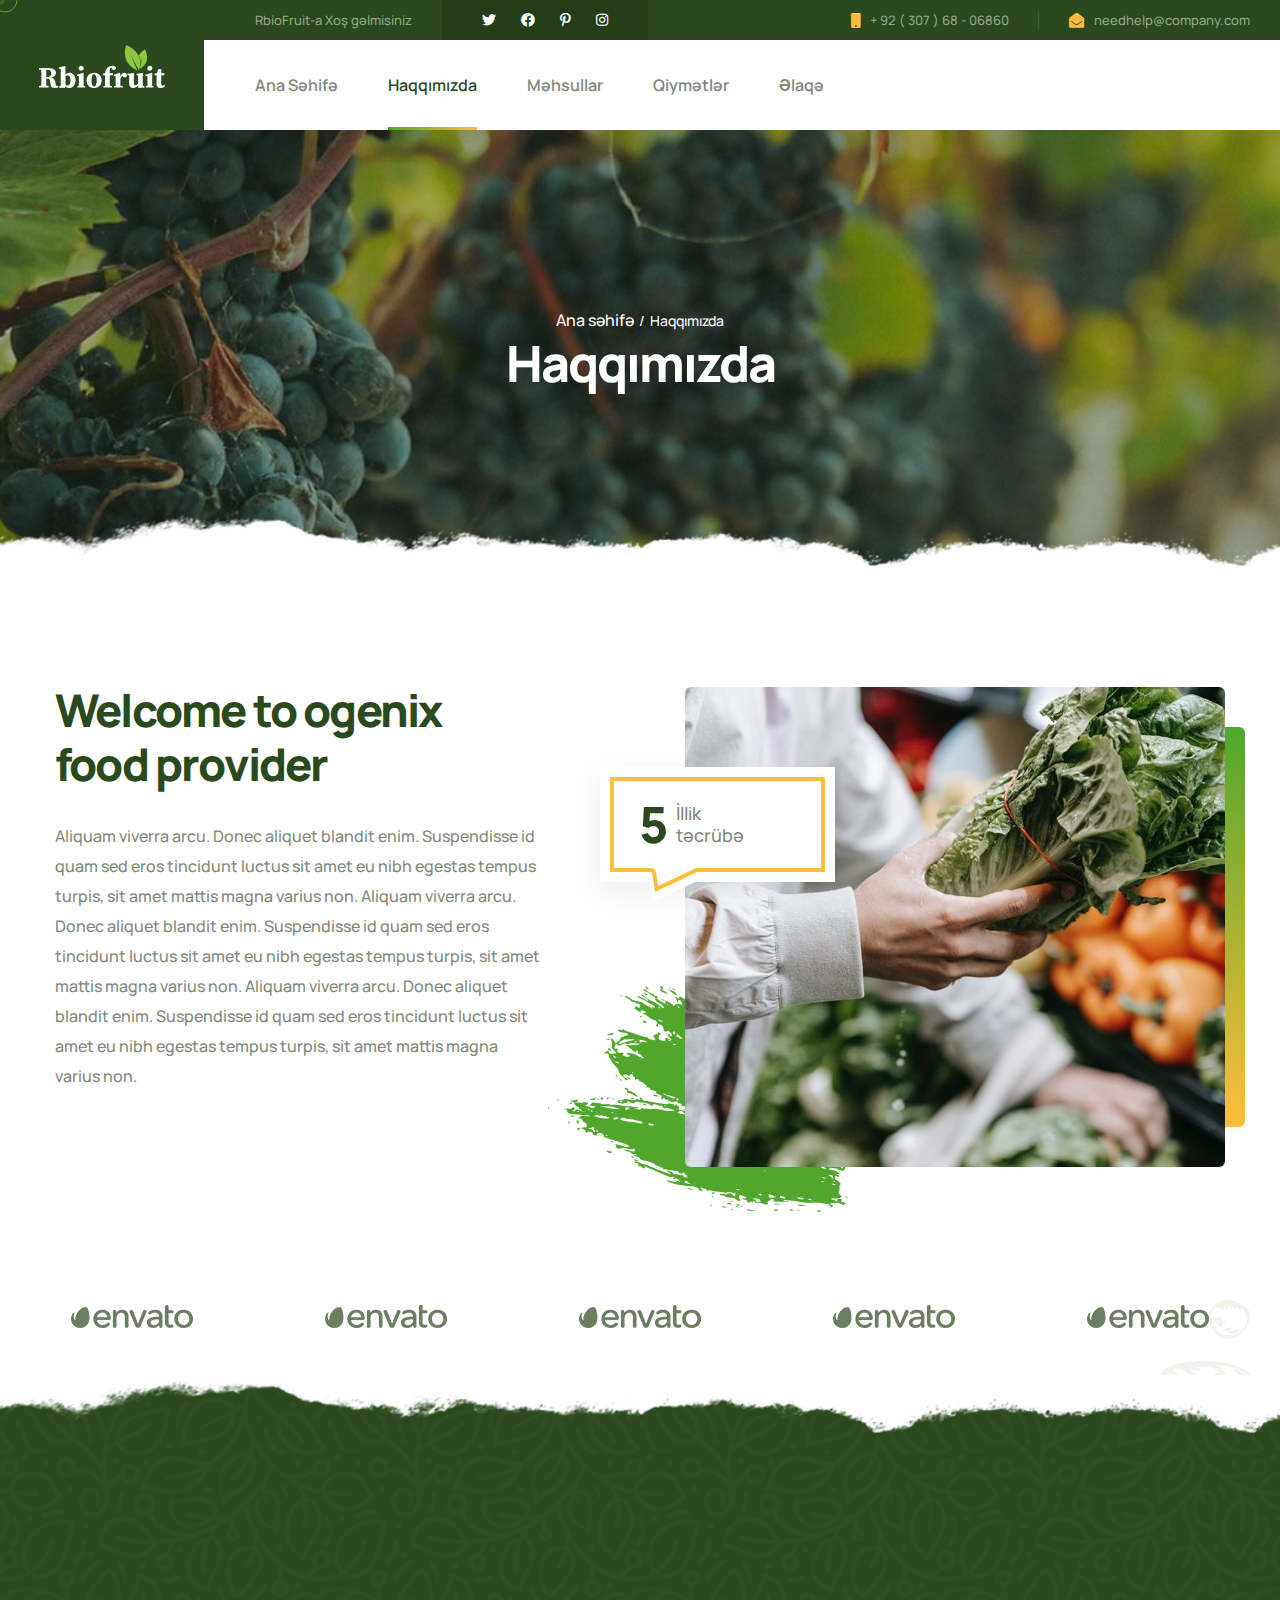
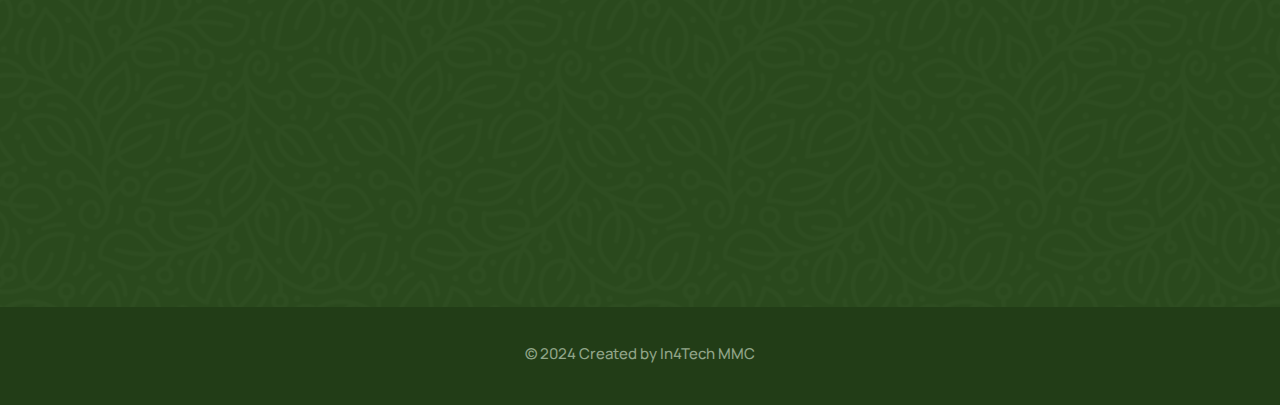
<file: about.html>
<!DOCTYPE html>
<html lang="en">


<!-- Mirrored from pixydrops.com/ogenix/main-html/about.html by HTTrack Website Copier/3.x [XR&CO'2014], Sat, 31 Aug 2024 17:36:53 GMT -->
<!-- Added by HTTrack -->
<meta http-equiv="content-type" content="text/html;charset=utf-8" /><!-- /Added by HTTrack -->

<head>
    <meta charset="UTF-8" />
    <meta name="viewport" content="width=device-width, initial-scale=1.0" />
    <title>About || ogenix || RbioFruit.az </title>
    <!-- favicons Icons -->
    <link rel="apple-touch-icon" sizes="180x180" href="assets/images/favicons/apple-touch-icon.png" />
    <link rel="icon" type="image/png" sizes="32x32" href="assets/images/favicons/favicon-32x32.png" />
    <link rel="icon" type="image/png" sizes="16x16" href="assets/images/favicons/favicon-16x16.png" />
    <link rel="manifest" href="assets/images/favicons/site.webmanifest" />
    <meta name="description" content="RbioFruit.az  " />

    <!-- fonts -->
    <link rel="preconnect" href="https://fonts.googleapis.com/">

    <link rel="preconnect" href="https://fonts.gstatic.com/" crossorigin>

    <link rel="preconnect" href="https://fonts.gstatic.com/" crossorigin>
    <link href="https://fonts.googleapis.com/css2?family=Caveat:wght@400;500;600;700&amp;display=swap" rel="stylesheet">

    <link
        href="https://fonts.googleapis.com/css2?family=Teko:wght@300;400;500&amp;family=Manrope:wght@400;500;600;700;800&amp;display=swap"
        rel="stylesheet">

    <link rel="stylesheet" href="assets/vendors/bootstrap/css/bootstrap.min.css" />
    <link rel="stylesheet" href="assets/vendors/animate/animate.min.css" />
    <link rel="stylesheet" href="assets/vendors/animate/custom-animate.css" />
    <link rel="stylesheet" href="assets/vendors/fontawesome/css/all.min.css" />
    <link rel="stylesheet" href="assets/vendors/jarallax/jarallax.css" />
    <link rel="stylesheet" href="assets/vendors/jquery-magnific-popup/jquery.magnific-popup.css" />
    <link rel="stylesheet" href="assets/vendors/nouislider/nouislider.min.css" />
    <link rel="stylesheet" href="assets/vendors/nouislider/nouislider.pips.css" />
    <link rel="stylesheet" href="assets/vendors/odometer/odometer.min.css" />
    <link rel="stylesheet" href="assets/vendors/swiper/swiper.min.css" />
    <link rel="stylesheet" href="assets/vendors/ogenix-icons/style.css">
    <link rel="stylesheet" href="assets/vendors/tiny-slider/tiny-slider.min.css" />
    <link rel="stylesheet" href="assets/vendors/reey-font/stylesheet.css" />
    <link rel="stylesheet" href="assets/vendors/owl-carousel/owl.carousel.min.css" />
    <link rel="stylesheet" href="assets/vendors/owl-carousel/owl.theme.default.min.css" />
    <link rel="stylesheet" href="assets/vendors/bxslider/jquery.bxslider.css" />
    <link rel="stylesheet" href="assets/vendors/bootstrap-select/css/bootstrap-select.min.css" />
    <link rel="stylesheet" href="assets/vendors/vegas/vegas.min.css" />
    <link rel="stylesheet" href="assets/vendors/jquery-ui/jquery-ui.css" />
    <link rel="stylesheet" href="assets/vendors/timepicker/timePicker.css" />
    <link rel="stylesheet" href="assets/vendors/nice-select/nice-select.css" />

    <!-- template styles -->
    <link rel="stylesheet" href="assets/css/ogenix.css" />
    <link rel="stylesheet" href="assets/css/ogenix-responsive.css" />
</head>

<body class="custom-cursor">

    <div class="custom-cursor__cursor"></div>
    <div class="custom-cursor__cursor-two"></div>





    <div class="preloader">
        <div class="preloader__image"></div>
    </div>
    <!-- /.preloader -->


    <div class="page-wrapper">
        <header class="main-header">
            <div class="main-header__wrapper">
                <div class="main-header__wrapper-inner">
                    <div class="main-header__logo">
                        <a href="index.html"><img src="assets/images/resources/logo-white.png" alt=""></a>
                    </div>
                    <div class="main-header__right">
                        <div class="main-header__top">
                            <div class="main-header__top-inner">
                                <div class="main-header__top-left">
                                    <p class="main-header__top-left-text">RbioFruit-a Xoş gəlmisiniz </p>
                                    <div class="main-header__social">
                                        <a href="#"><i class="fab fa-twitter"></i></a>
                                        <a href="#"><i class="fab fa-facebook"></i></a>
                                        <a href="#"><i class="fab fa-pinterest-p"></i></a>
                                        <a href="#"><i class="fab fa-instagram"></i></a>
                                    </div>
                                </div>
                                <div class="main-header__top-right">
                                    <ul class="list-unstyled main-header__contact-list">
                                        <li>
                                            <div class="icon">
                                                <i class="fas fa-mobile"></i>
                                            </div>
                                            <div class="text">
                                                <p><a href="tel:923076806860">+ 92 ( 307 ) 68 - 06860</a></p>
                                            </div>
                                        </li>
                                        <li>
                                            <div class="icon">
                                                <i class="fas fa-envelope-open"></i>
                                            </div>
                                            <div class="text">
                                                <p><a href="mailto:needhelp@company.com">needhelp@company.com</a></p>
                                            </div>
                                        </li>
                                    </ul>
                                </div>
                            </div>
                        </div>
                        <div class="main-header__right-bottom">
                            <nav class="main-menu">
                                <div class="main-menu__wrapper">
                                    <div class="main-menu__wrapper-inner">
                                        <div class="main-menu__main-menu-box">
                                            <a href="#" class="mobile-nav__toggler"><i class="fa fa-bars"></i></a>
                                            <ul class="main-menu__list">
                                                <li>
                                                    <a href="index.html">Ana Səhifə</a>
                                                </li>
                                                <li>
                                                    <a href="about.html">Haqqımızda</a>
                                                </li>
                                                <li>
                                                    <a href="products.html">Məhsullar</a>
                                                </li>
                                                <li>
                                                    <a href="wishlist.html">Qiymətlər</a>
                                                </li>
                                                <li>
                                                    <a href="contact.html">Əlaqə</a>
                                                </li>
                                            </ul>
                                        </div>
                                        <div class="main-menu__right">
                                            <div class="main-menu__search-cart-btn">
                                                <div class="main-menu__search-cart-box">
                                                    <div class="main-menu__search-box">
                                                        <a href="#" class="main-menu__search search-toggler "><i
                                                                class="icon-magnifying-glass"></i> Məhsul axtar</a>
                                                    </div>
                                                </div>
                                            </div>
                                        </div>
                                    </div>
                                </div>
                            </nav>
                        </div>
                    </div>
                </div>
            </div>
        </header>

        <div class="stricky-header stricked-menu main-menu">
            <div class="sticky-header__content"></div><!-- /.sticky-header__content -->
        </div><!-- /.stricky-header -->

        <!--Page Header Start-->
        <section class="page-header">
            <div class="page-header-bg" style="background-image: url(assets/images/backgrounds/page-header-bg.jpg)">
            </div>
            <div class="page-header__ripped-paper"
                style="background-image: url(assets/images/shapes/page-header-ripped-paper.png);"></div>
            <div class="container">
                <div class="page-header__inner">
                    <ul class="thm-breadcrumb list-unstyled">
                        <li><a href="index.html">Ana səhifə</a></li>
                        <li><span>/</span></li>
                        <li>Haqqımızda</li>
                    </ul>
                    <h2>Haqqımızda</h2>
                </div>
            </div>
        </section>
        <!--Page Header End-->


        <!--About Three Start-->
        <section class="about-three">
            <div class="container">
                <div class="row">
                    <div class="col-xl-6">
                        <div class="about-three__left">
                            <div class="about-three__shape-2 float-bob-x">
                                <img src="assets/images/shapes/about-three-shape-2.png" alt="">
                            </div>
                            <div class="section-title text-left">
                                <h2 class="section-title__title">Welcome to ogenix food
                                    provider</h2>
                            </div>
                            <p class="about-three__text-2">Aliquam viverra arcu. Donec aliquet blandit enim. Suspendisse
                                id quam sed eros tincidunt luctus sit amet eu nibh egestas tempus turpis, sit amet
                                mattis magna varius non.
                                Aliquam viverra arcu. Donec aliquet blandit enim. Suspendisse
                                id quam sed eros tincidunt luctus sit amet eu nibh egestas tempus turpis, sit amet
                                mattis magna varius non.
                                Aliquam viverra arcu. Donec aliquet blandit enim. Suspendisse
                                id quam sed eros tincidunt luctus sit amet eu nibh egestas tempus turpis, sit amet
                                mattis magna varius non.</p>
                        </div>
                    </div>
                    <div class="col-xl-6">
                        <div class="about-three__right">
                            <div class="about-three__img-box wow slideInRight" data-wow-delay="100ms"
                                data-wow-duration="2500ms">
                                <div class="about-three__shape-1 float-bob-y">
                                    <img src="assets/images/shapes/about-three-shape-1.png" alt="">
                                </div>
                                <div class="about-three__img">
                                    <img src="assets/images/resources/about-three-img-1.jpg" alt="">
                                </div>
                                <div class="about-three__experience">
                                    <div class="about-three__experience-shape-1">
                                        <img src="assets/images/shapes/about-three-experience-shape-1.png" alt="">
                                    </div>
                                    <div class="about-three__experience-inner">
                                        <div class="about-three__experience-shape-2">
                                            <img src="assets/images/shapes/about-three-experience-shape-2.png" alt="">
                                        </div>
                                        <div class="about-three__experience-year">
                                            <h3>5</h3>
                                        </div>
                                        <div class="about-three__experience-text">
                                            <p>İllik <br> təcrübə</p>
                                        </div>
                                    </div>
                                </div>
                            </div>
                        </div>
                    </div>
                </div>
            </div>
        </section>
        <!--About Three End-->


        <!--Brand Two Start-->
        <section class="brand-one brand-two mb-5">
            <div class="brand-two__shape-1 float-bob-y">
                <img src="assets/images/shapes/brand-two-shape-1.png" alt="">
            </div>
            <div class="container">
                <div class="brand-two__inner">
                    <div class="thm-swiper__slider swiper-container" data-swiper-options='{"spaceBetween": 100, "slidesPerView": 5, "autoplay": { "delay": 5000 }, "breakpoints": {
                        "0": {
                            "spaceBetween": 30,
                            "slidesPerView": 2
                        },
                        "375": {
                            "spaceBetween": 30,
                            "slidesPerView": 2
                        },
                        "575": {
                            "spaceBetween": 30,
                            "slidesPerView": 3
                        },
                        "767": {
                            "spaceBetween": 50,
                            "slidesPerView": 4
                        },
                        "991": {
                            "spaceBetween": 50,
                            "slidesPerView": 5
                        },
                        "1199": {
                            "spaceBetween": 100,
                            "slidesPerView": 5
                        }
                    }}'>
                        <div class="swiper-wrapper">
                            <div class="swiper-slide">
                                <img src="assets/images/brand/brand-1-1.png" alt="">
                            </div><!-- /.swiper-slide -->
                            <div class="swiper-slide">
                                <img src="assets/images/brand/brand-1-2.png" alt="">
                            </div><!-- /.swiper-slide -->
                            <div class="swiper-slide">
                                <img src="assets/images/brand/brand-1-3.png" alt="">
                            </div><!-- /.swiper-slide -->
                            <div class="swiper-slide">
                                <img src="assets/images/brand/brand-1-4.png" alt="">
                            </div><!-- /.swiper-slide -->
                            <div class="swiper-slide">
                                <img src="assets/images/brand/brand-1-5.png" alt="">
                            </div><!-- /.swiper-slide -->
                            <div class="swiper-slide">
                                <img src="assets/images/brand/brand-1-1.png" alt="">
                            </div><!-- /.swiper-slide -->
                            <div class="swiper-slide">
                                <img src="assets/images/brand/brand-1-2.png" alt="">
                            </div><!-- /.swiper-slide -->
                            <div class="swiper-slide">
                                <img src="assets/images/brand/brand-1-3.png" alt="">
                            </div><!-- /.swiper-slide -->
                            <div class="swiper-slide">
                                <img src="assets/images/brand/brand-1-4.png" alt="">
                            </div><!-- /.swiper-slide -->
                            <div class="swiper-slide">
                                <img src="assets/images/brand/brand-1-5.png" alt="">
                            </div><!-- /.swiper-slide -->
                        </div>
                    </div>
                </div>
            </div>
        </section>
        <!--Brand Two End-->

        
        <!--Site Footer Start-->
        <footer class="site-footer">
            <div class="site-footer__bg"
                style="background-image: url(assets/images/backgrounds/site-footer-bg-img.png);"></div>
            <div class="site-footer__ripped-paper"
                style="background-image: url(assets/images/shapes/site-footer-ripped-paper.png);"></div>
            <div class="container">
                <div class="site-footer__top">
                    <div class="row">
                        <div class="col-xl-4 col-lg-6 col-md-6 wow fadeInUp" data-wow-delay="100ms">
                            <div class="footer-widget__column footer-widget__about">
                                <div class="footer-widget__logo">
                                    <a href="index.html"><img src="assets/images/resources/logo-white.png" alt=""></a>
                                </div>
                                <div class="footer-widget__about-text-box">
                                    <p class="footer-widget__about-text">Təzə meyvələrlə təbiətin <br> ləzzətini kəşf
                                        edin.
                                    </p>
                                </div>
                                <div class="footer-widget__social-box">
                                    <a href="#"><i class="fab fa-twitter"></i></a>
                                    <a href="#"><i class="fab fa-facebook"></i></a>
                                    <a href="#"><i class="fab fa-pinterest-p"></i></a>
                                    <a href="#"><i class="fab fa-instagram"></i></a>
                                </div>
                            </div>
                        </div>
                        <div class="col-xl-4 col-lg-6 col-md-6 wow fadeInUp" data-wow-delay="200ms">
                            <div class="footer-widget__column footer-widget__explore">
                                <div class="footer-widget__title-box">
                                    <h3 class="footer-widget__title">Keçidlər</h3>
                                </div>
                                <div class="footer-widget__explore-list-box">
                                    <ul class="footer-widget__explore-list list-unstyled">
                                        <li><a href="/">Ana səhifə</a></li>
                                        <li><a href="about.html">Haqqımızda</a></li>
                                        <li><a href="pricing.html">Qiymətlər</a></li>
                                        <li><a href="products.html">Məhsullar</a></li>
                                        <li><a href="contact.html">Əlaqə</a></li>
                                    </ul>
                                </div>
                            </div>
                        </div>
                        <div class="col-xl-4 col-lg-6 col-md-6 wow fadeInUp" data-wow-delay="300ms">
                            <div class="footer-widget__column footer-widget__contact">
                                <div class="footer-widget__title-box">
                                    <h3 class="footer-widget__title">Əlaqə</h3>
                                </div>
                                <p class="footer-widget__contact-text">Valentin, Street Road 24, New York,
                                    USA - 67452</p>
                                <ul class="list-unstyled footer-widget__contact-list">
                                    <li>
                                        <div class="text">
                                            <p><a href="tel:928800688960">+92 (8800) 68 - 8960</a></p>
                                        </div>
                                    </li>
                                    <li>
                                        <div class="text">
                                            <p><a href="mailto:info@example.com ">info@example.com</a></p>
                                        </div>
                                    </li>
                                </ul>
                            </div>
                        </div>

                    </div>
                </div>
            </div>
            <div class="site-footer__bottom">
                <div class="container">
                    <div class="row">
                        <div class="col-xl-12 ">
                            <div class="site-footer__bottom-inner justify-content-center">
                                <div class="site-footer__bottom-left">
                                    <p class="site-footer__bottom-text">© 2024 Created by <a
                                            href="https://in4tech.az/en" target="_blank">In4Tech MMC</a>
                                    </p>
                                </div>
                            </div>
                        </div>
                    </div>
                </div>
            </div>
        </footer>
        <!--Site Footer End-->


    </div><!-- /.page-wrapper -->


    <div class="mobile-nav__wrapper">
        <div class="mobile-nav__overlay mobile-nav__toggler"></div>
        <!-- /.mobile-nav__overlay -->
        <div class="mobile-nav__content">
            <span class="mobile-nav__close mobile-nav__toggler"><i class="fa fa-times"></i></span>

            <div class="logo-box">
                <a href="index.html" aria-label="logo image"><img src="assets/images/resources/logo-white.png" width="104"
                        alt="" /></a>
            </div>
            <!-- /.logo-box -->
            <div class="mobile-nav__container"></div>
            <!-- /.mobile-nav__container -->

            <ul class="mobile-nav__contact list-unstyled">
                <li>
                    <i class="fa fa-envelope"></i>
                    <a href="mailto:needhelp@packageName__.com">needhelp@ogenix.com</a>
                </li>
                <li>
                    <i class="fa fa-phone-alt"></i>
                    <a href="tel:666-888-0000">666 888 0000</a>
                </li>
            </ul><!-- /.mobile-nav__contact -->
            <div class="mobile-nav__top">
                <div class="mobile-nav__social">
                    <a href="#" class="fab fa-twitter"></a>
                    <a href="#" class="fab fa-facebook-square"></a>
                    <a href="#" class="fab fa-pinterest-p"></a>
                    <a href="#" class="fab fa-instagram"></a>
                </div><!-- /.mobile-nav__social -->
            </div><!-- /.mobile-nav__top -->



        </div>
        <!-- /.mobile-nav__content -->
    </div>
    <!-- /.mobile-nav__wrapper -->

    <div class="search-popup">
        <div class="search-popup__overlay search-toggler"></div>
        <!-- /.search-popup__overlay -->
        <div class="search-popup__content">
            <form action="#">
                <label for="search" class="sr-only">search here</label><!-- /.sr-only -->
                <input type="text" id="search" placeholder="Search Here..." />
                <button type="submit" aria-label="search submit" class="thm-btn">
                    <i class="icon-magnifying-glass"></i>
                </button>
            </form>
        </div>
        <!-- /.search-popup__content -->
    </div>
    <!-- /.search-popup -->

    <a href="#" data-target="html" class="scroll-to-target scroll-to-top"><i class="icon-up-arrow"></i></a>


    <script src="assets/vendors/jquery/jquery-3.6.0.min.js"></script>
    <script src="assets/vendors/bootstrap/js/bootstrap.bundle.min.js"></script>
    <script src="assets/vendors/jarallax/jarallax.min.js"></script>
    <script src="assets/vendors/jquery-ajaxchimp/jquery.ajaxchimp.min.js"></script>
    <script src="assets/vendors/jquery-appear/jquery.appear.min.js"></script>
    <script src="assets/vendors/jquery-circle-progress/jquery.circle-progress.min.js"></script>
    <script src="assets/vendors/jquery-magnific-popup/jquery.magnific-popup.min.js"></script>
    <script src="assets/vendors/jquery-validate/jquery.validate.min.js"></script>
    <script src="assets/vendors/nouislider/nouislider.min.js"></script>
    <script src="assets/vendors/odometer/odometer.min.js"></script>
    <script src="assets/vendors/swiper/swiper.min.js"></script>
    <script src="assets/vendors/tiny-slider/tiny-slider.min.js"></script>
    <script src="assets/vendors/wnumb/wNumb.min.js"></script>
    <script src="assets/vendors/wow/wow.js"></script>
    <script src="assets/vendors/isotope/isotope.js"></script>
    <script src="assets/vendors/countdown/jquery.countdown.min.js"></script>
    <script src="assets/vendors/owl-carousel/owl.carousel.min.js"></script>
    <script src="assets/vendors/bxslider/jquery.bxslider.min.js"></script>
    <script src="assets/vendors/bootstrap-select/js/bootstrap-select.min.js"></script>
    <script src="assets/vendors/vegas/vegas.min.js"></script>
    <script src="assets/vendors/jquery-ui/jquery-ui.js"></script>
    <script src="assets/vendors/timepicker/timePicker.js"></script>
    <script src="assets/vendors/circleType/jquery.circleType.js"></script>
    <script src="assets/vendors/circleType/jquery.lettering.min.js"></script>
    <script src="assets/vendors/nice-select/jquery.nice-select.min.js"></script>




    <!-- template js -->
    <script src="assets/js/ogenix.js"></script>
</body>


<!-- Mirrored from pixydrops.com/ogenix/main-html/about.html by HTTrack Website Copier/3.x [XR&CO'2014], Sat, 31 Aug 2024 17:36:57 GMT -->

</html>
</file>
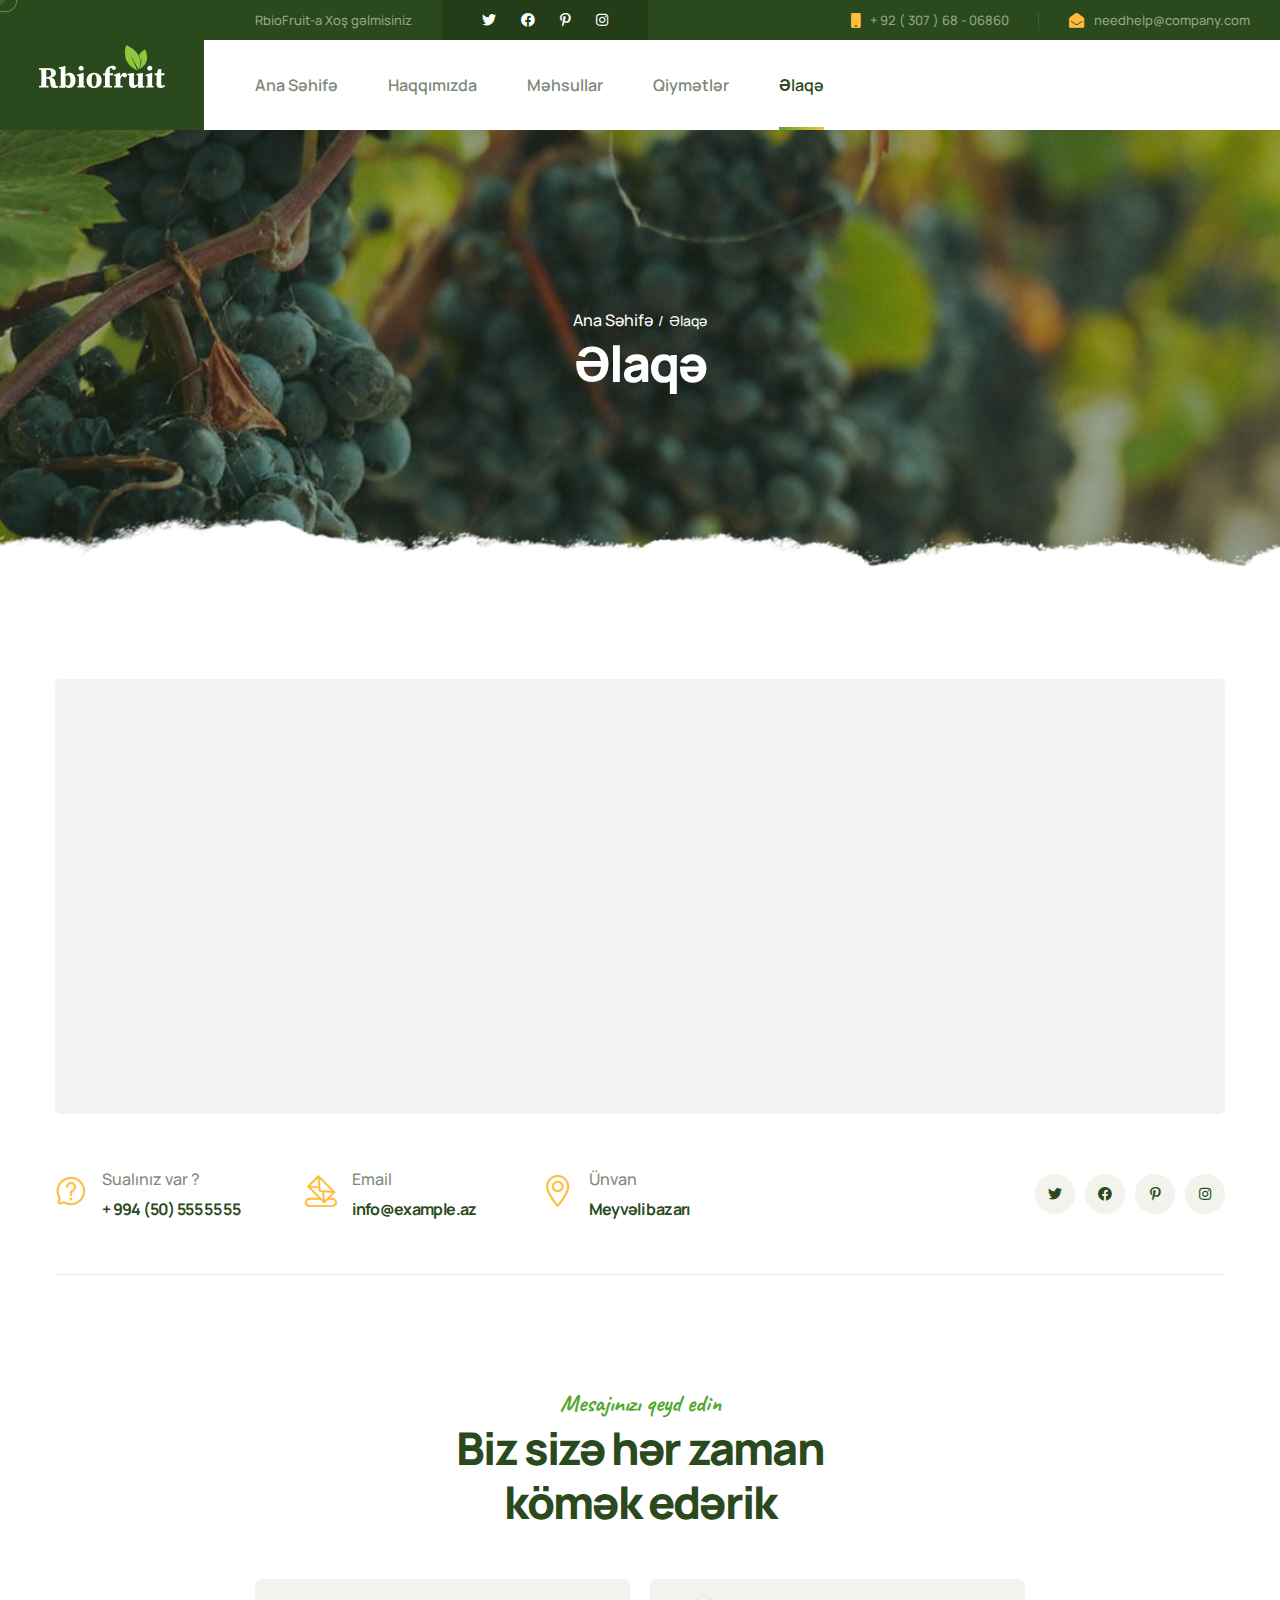
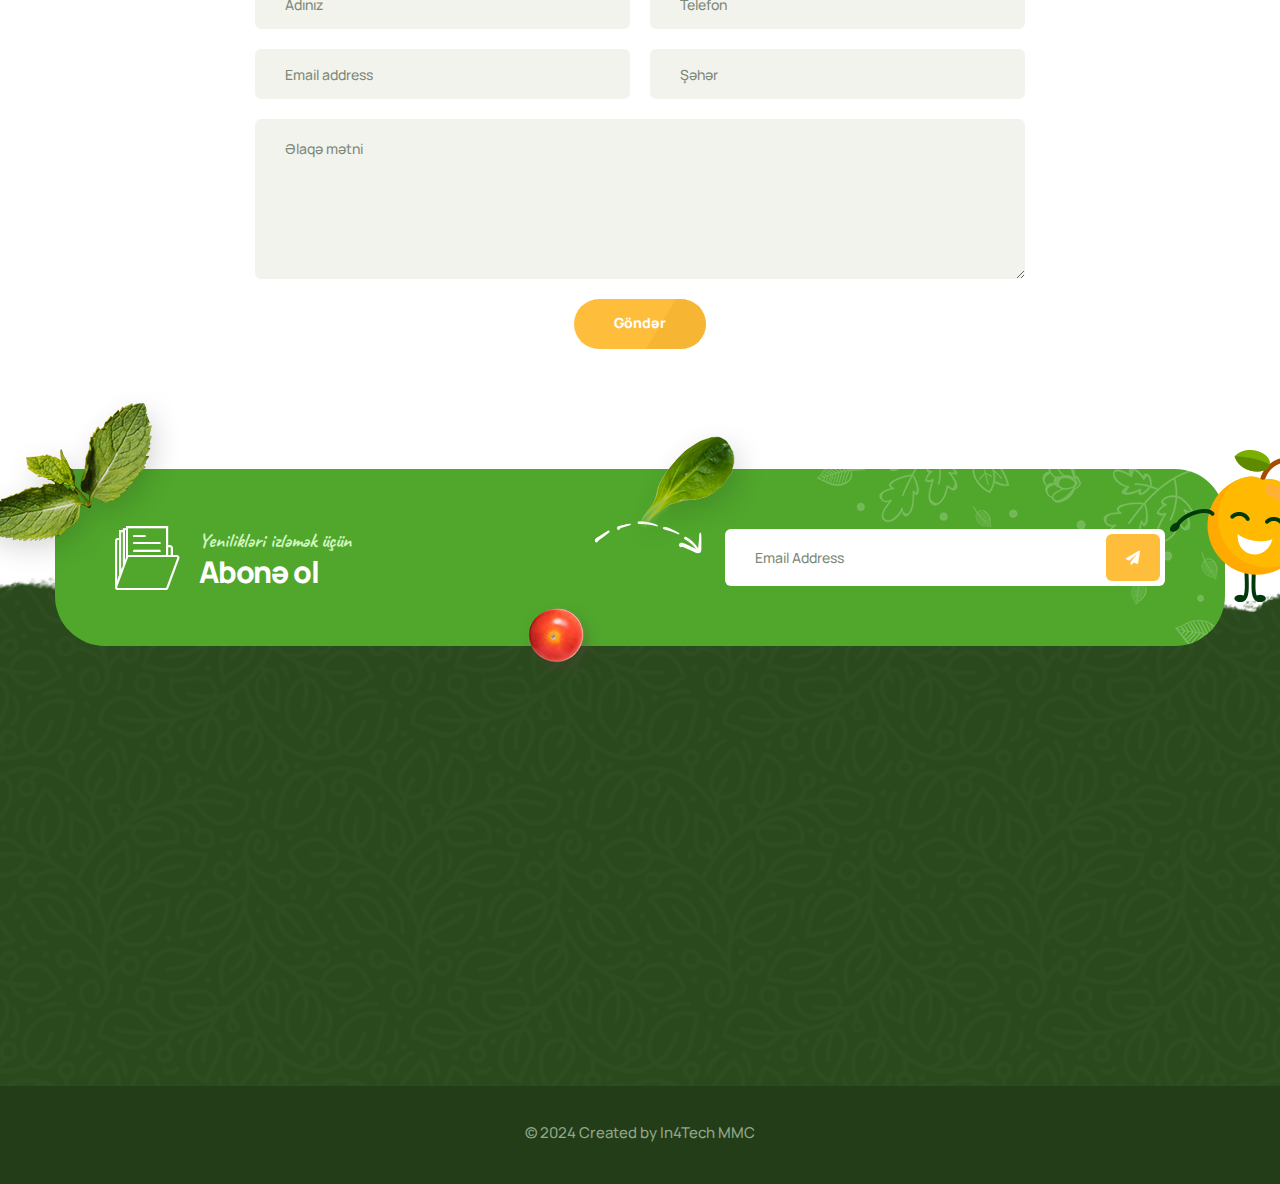
<file: contact.html>
<!DOCTYPE html>
<html lang="en">


<!-- Mirrored from pixydrops.com/ogenix/main-html/contact.html by HTTrack Website Copier/3.x [XR&CO'2014], Sat, 31 Aug 2024 17:37:47 GMT -->
<!-- Added by HTTrack -->
<meta http-equiv="content-type" content="text/html;charset=utf-8" /><!-- /Added by HTTrack -->

<head>
    <meta charset="UTF-8" />
    <meta name="viewport" content="width=device-width, initial-scale=1.0" />
    <title>Contact || ogenix || RbioFruit.az </title>
    <!-- favicons Icons -->
    <link rel="apple-touch-icon" sizes="180x180" href="assets/images/favicons/apple-touch-icon.png" />
    <link rel="icon" type="image/png" sizes="32x32" href="assets/images/favicons/favicon-32x32.png" />
    <link rel="icon" type="image/png" sizes="16x16" href="assets/images/favicons/favicon-16x16.png" />
    <link rel="manifest" href="assets/images/favicons/site.webmanifest" />
    <meta name="description" content="RbioFruit.az  " />

    <!-- fonts -->
    <link rel="preconnect" href="https://fonts.googleapis.com/">

    <link rel="preconnect" href="https://fonts.gstatic.com/" crossorigin>

    <link rel="preconnect" href="https://fonts.gstatic.com/" crossorigin>
    <link href="https://fonts.googleapis.com/css2?family=Caveat:wght@400;500;600;700&amp;display=swap" rel="stylesheet">

    <link
        href="https://fonts.googleapis.com/css2?family=Teko:wght@300;400;500&amp;family=Manrope:wght@400;500;600;700;800&amp;display=swap"
        rel="stylesheet">

    <link rel="stylesheet" href="assets/vendors/bootstrap/css/bootstrap.min.css" />
    <link rel="stylesheet" href="assets/vendors/animate/animate.min.css" />
    <link rel="stylesheet" href="assets/vendors/animate/custom-animate.css" />
    <link rel="stylesheet" href="assets/vendors/fontawesome/css/all.min.css" />
    <link rel="stylesheet" href="assets/vendors/jarallax/jarallax.css" />
    <link rel="stylesheet" href="assets/vendors/jquery-magnific-popup/jquery.magnific-popup.css" />
    <link rel="stylesheet" href="assets/vendors/nouislider/nouislider.min.css" />
    <link rel="stylesheet" href="assets/vendors/nouislider/nouislider.pips.css" />
    <link rel="stylesheet" href="assets/vendors/odometer/odometer.min.css" />
    <link rel="stylesheet" href="assets/vendors/swiper/swiper.min.css" />
    <link rel="stylesheet" href="assets/vendors/ogenix-icons/style.css">
    <link rel="stylesheet" href="assets/vendors/tiny-slider/tiny-slider.min.css" />
    <link rel="stylesheet" href="assets/vendors/reey-font/stylesheet.css" />
    <link rel="stylesheet" href="assets/vendors/owl-carousel/owl.carousel.min.css" />
    <link rel="stylesheet" href="assets/vendors/owl-carousel/owl.theme.default.min.css" />
    <link rel="stylesheet" href="assets/vendors/bxslider/jquery.bxslider.css" />
    <link rel="stylesheet" href="assets/vendors/bootstrap-select/css/bootstrap-select.min.css" />
    <link rel="stylesheet" href="assets/vendors/vegas/vegas.min.css" />
    <link rel="stylesheet" href="assets/vendors/jquery-ui/jquery-ui.css" />
    <link rel="stylesheet" href="assets/vendors/timepicker/timePicker.css" />
    <link rel="stylesheet" href="assets/vendors/nice-select/nice-select.css" />

    <!-- template styles -->
    <link rel="stylesheet" href="assets/css/ogenix.css" />
    <link rel="stylesheet" href="assets/css/ogenix-responsive.css" />
</head>

<body class="custom-cursor">
    <div class="custom-cursor__cursor"></div>
    <div class="custom-cursor__cursor-two"></div>
    <header class="main-header">
        <div class="main-header__wrapper">
            <div class="main-header__wrapper-inner">
                <div class="main-header__logo">
                    <a href="index.html"><img src="assets/images/resources/logo-white.png" alt=""></a>
                </div>
                <div class="main-header__right">
                    <div class="main-header__top">
                        <div class="main-header__top-inner">
                            <div class="main-header__top-left">
                                <p class="main-header__top-left-text">RbioFruit-a Xoş gəlmisiniz </p>
                                <div class="main-header__social">
                                    <a href="#"><i class="fab fa-twitter"></i></a>
                                    <a href="#"><i class="fab fa-facebook"></i></a>
                                    <a href="#"><i class="fab fa-pinterest-p"></i></a>
                                    <a href="#"><i class="fab fa-instagram"></i></a>
                                </div>
                            </div>
                            <div class="main-header__top-right">
                                <ul class="list-unstyled main-header__contact-list">
                                    <li>
                                        <div class="icon">
                                            <i class="fas fa-mobile"></i>
                                        </div>
                                        <div class="text">
                                            <p><a href="tel:923076806860">+ 92 ( 307 ) 68 - 06860</a></p>
                                        </div>
                                    </li>
                                    <li>
                                        <div class="icon">
                                            <i class="fas fa-envelope-open"></i>
                                        </div>
                                        <div class="text">
                                            <p><a href="mailto:needhelp@company.com">needhelp@company.com</a></p>
                                        </div>
                                    </li>
                                </ul>
                            </div>
                        </div>
                    </div>
                    <div class="main-header__right-bottom">
                        <nav class="main-menu">
                            <div class="main-menu__wrapper">
                                <div class="main-menu__wrapper-inner">
                                    <div class="main-menu__main-menu-box">
                                        <a href="#" class="mobile-nav__toggler"><i class="fa fa-bars"></i></a>
                                        <ul class="main-menu__list">
                                            <li>
                                                <a href="index.html">Ana Səhifə</a>
                                            </li>
                                            <li>
                                                <a href="about.html">Haqqımızda</a>
                                            </li>
                                            <li>
                                                <a href="products.html">Məhsullar</a>
                                            </li>
                                            <li>
                                                <a href="wishlist.html">Qiymətlər</a>
                                            </li>
                                            <li>
                                                <a href="contact.html">Əlaqə</a>
                                            </li>
                                        </ul>
                                    </div>
                                    <div class="main-menu__right">
                                        <div class="main-menu__search-cart-btn">
                                            <div class="main-menu__search-cart-box">
                                                <div class="main-menu__search-box">
                                                    <a href="#" class="main-menu__search search-toggler "><i
                                                            class="icon-magnifying-glass"></i> Məhsul axtar</a>
                                                </div>
                                            </div>
                                        </div>
                                    </div>
                                </div>
                            </div>
                        </nav>
                    </div>
                </div>
            </div>
        </div>
    </header>

    <div class="stricky-header stricked-menu main-menu">
        <div class="sticky-header__content"></div><!-- /.sticky-header__content -->
    </div><!-- /.stricky-header -->

    <!--Page Header Start-->
    <section class="page-header">
        <div class="page-header-bg" style="background-image: url(assets/images/backgrounds/page-header-bg.jpg)">
        </div>
        <div class="page-header__ripped-paper"
            style="background-image: url(assets/images/shapes/page-header-ripped-paper.png);"></div>
        <div class="container">
            <div class="page-header__inner">
                <ul class="thm-breadcrumb list-unstyled">
                    <li><a href="index.html">Ana Səhifə</a></li>
                    <li><span>/</span></li>
                    <li>Əlaqə</li>
                </ul>
                <h2>Əlaqə</h2>
            </div>
        </div>
    </section>
    <!--Page Header End-->


    <!--Google Map Start-->
    <section class="google-map">
        <div class="container">
            <iframe
                src="https://www.google.com/maps/embed?pb=!1m14!1m8!1m3!1d12164.222669224599!2d49.7827779!3d40.3411111!3m2!1i1024!2i768!4f13.1!3m3!1m2!1s0x40307e57e619eb9d%3A0xce266621afde55a5!2sMeyvali%20Market!5e0!3m2!1sru!2saz!4v1725284010170!5m2!1sru!2saz"
                class="google-map__one" allowfullscreen></iframe>

        </div>
    </section>
    <!--Google Map End-->

    <!--Contact Details Start-->
    <section class="contact-details">
        <div class="container">
            <div class="contact-details__inner">
                <ul class="contact-details__contact-list list-unstyled">
                    <li>
                        <div class="icon">
                            <span class="icon-help"></span>
                        </div>
                        <div class="content">
                            <p>Sualınız var ?</p>
                            <h4>
                                <a href="tel:994505555555">+ 994 (50) 555 55 55 </a>
                            </h4>
                        </div>
                    </li>
                    <li>
                        <div class="icon">
                            <span class="icon-mailbox"></span>
                        </div>
                        <div class="content">
                            <p>Email</p>
                            <h4>
                                <a href="mailto:info@example.az">info@example.az
                                </a>
                            </h4>
                        </div>
                    </li>
                    <li>
                        <div class="icon">
                            <span class="icon-maps-and-flags"></span>
                        </div>
                        <div class="content">
                            <p>Ünvan</p>
                            <h4>Meyvəli bazarı </h4>
                        </div>
                    </li>
                </ul>
                <div class="contact-details__social-box">
                    <a href="#"><i class="fab fa-twitter"></i></a>
                    <a href="#"><i class="fab fa-facebook"></i></a>
                    <a href="#"><i class="fab fa-pinterest-p"></i></a>
                    <a href="#"><i class="fab fa-instagram"></i></a>
                </div>
            </div>
        </div>
    </section>
    <!--Contact Details End-->

    <!--Contact Page Start-->
    <section class="contact-page">
        <div class="container">
            <div class="row">
                <div class="col-xl-12">
                    <div class="section-title text-center">
                        <span class="section-title__tagline">Mesajınızı qeyd edin</span>
                        <h2 class="section-title__title">Biz sizə hər zaman
                            <br> kömək edərik
                        </h2>
                    </div>
                    <div class="contact-page__content">
                        <form action="https://pixydrops.com/ogenix/main-html/assets/inc/sendemail.php"
                            class="contact-page__form contact-form-validated" novalidate="novalidate">
                            <div class="row">
                                <div class="col-xl-6">
                                    <div class="contact-page__form-input-box">
                                        <input type="text" placeholder="Adınız" name="name">
                                    </div>
                                </div>
                                <div class="col-xl-6">
                                    <div class="contact-page__form-input-box">
                                        <input type="text" placeholder="Telefon" name="phone">
                                    </div>
                                </div>
                                <div class="col-xl-6">
                                    <div class="contact-page__form-input-box">
                                        <input type="email" placeholder="Email address" name="email">
                                    </div>
                                </div>
                                <div class="col-xl-6">
                                    <div class="contact-page__form-input-box">
                                        <input type="text" placeholder="Şəhər" name="Subject">
                                    </div>
                                </div>

                            </div>
                            <div class="col-xl-12">
                                <div class="contact-page__form-input-box text-message-box">
                                    <textarea name="message" placeholder="Əlaqə mətni"></textarea>
                                </div>
                                <div class="contact-page__btn-box">
                                    <button type="submit" class="thm-btn contact-page__btn">Göndər</button>
                                </div>
                            </div>
                        </form>
                        <div class="result"></div>
                    </div>
                </div>
            </div>
        </div>
    </section>
    <!--Contact Page End-->

    <!--Subscribe One Start-->
    <section class="subscribe-one">
        <div class="container">
            <div class="subscribe-one__inner">
                <div class="subscribe-one__shape-1 float-bob-x">
                    <img src="assets/images/shapes/subscribe-one-shape-1.png" alt="">
                </div>
                <div class="subscribe-one__shape-2 float-bob-y">
                    <img src="assets/images/shapes/subscribe-one-shape-2.png" alt="">
                </div>
                <div class="subscribe-one__shape-4 float-bob-y">
                    <img src="assets/images/shapes/subscribe-one-shape-4.png" alt="">
                </div>
                <div class="subscribe-one__shape-5 zoominout">
                    <img src="assets/images/shapes/subscribe-one-shape-5.png" alt="">
                </div>
                <div class="subscribe-one__inner-content">
                    <div class="subscribe-one__shape-3 float-bob-x">
                        <img src="assets/images/shapes/subscribe-one-shape-3.png" alt="">
                    </div>
                    <div class="row">
                        <div class="col-xl-6">
                            <div class="subscribe-one__left">
                                <div class="icon">
                                    <span class="icon-folder"></span>
                                </div>
                                <div class="subscribe-one__title-box">
                                    <span class="subscribe-one__tagline">Yenilikləri izləmək üçün</span>
                                    <h2 class="subscribe-one__title">Abonə ol
                                    </h2>
                                </div>
                            </div>
                        </div>
                        <div class="col-xl-6">
                            <div class="subscribe-one__right">
                                <div class="subscribe-one__shape-6 float-bob-x">
                                    <img src="assets/images/shapes/subscribe-one-shape-6.png" alt="">
                                </div>
                                <div class="subscribe-one__form-box">
                                    <form class="subscribe-one__form mc-form" data-url="MC_FORM_URL">
                                        <div class="subscribe-one__input-box">
                                            <input type="email" placeholder="Email Address" name="email">
                                            <button type="submit" class="subscribe-one__btn"><i
                                                    class="fas fa-paper-plane"></i></button>
                                        </div>
                                    </form>
                                    <div class="mc-form__response"></div>
                                </div>
                            </div>
                        </div>
                    </div>
                </div>
            </div>
        </div>
    </section>
    <!--Site Footer Start-->
    <footer class="site-footer">
        <div class="site-footer__bg" style="background-image: url(assets/images/backgrounds/site-footer-bg-img.png);">
        </div>
        <div class="site-footer__ripped-paper"
            style="background-image: url(assets/images/shapes/site-footer-ripped-paper.png);"></div>
        <div class="container">
            <div class="site-footer__top">
                <div class="row">
                    <div class="col-xl-4 col-lg-6 col-md-6 wow fadeInUp" data-wow-delay="100ms">
                        <div class="footer-widget__column footer-widget__about">
                            <div class="footer-widget__logo">
                                <a href="index.html"><img src="assets/images/resources/footer-logo.png" alt=""></a>
                            </div>
                            <div class="footer-widget__about-text-box">
                                <p class="footer-widget__about-text">Təzə meyvələrlə təbiətin <br> ləzzətini kəşf edin.
                                </p>
                            </div>
                            <div class="footer-widget__social-box">
                                <a href="#"><i class="fab fa-twitter"></i></a>
                                <a href="#"><i class="fab fa-facebook"></i></a>
                                <a href="#"><i class="fab fa-pinterest-p"></i></a>
                                <a href="#"><i class="fab fa-instagram"></i></a>
                            </div>
                        </div>
                    </div>
                    <div class="col-xl-4 col-lg-6 col-md-6 wow fadeInUp" data-wow-delay="200ms">
                        <div class="footer-widget__column footer-widget__explore">
                            <div class="footer-widget__title-box">
                                <h3 class="footer-widget__title">Keçidlər</h3>
                            </div>
                            <div class="footer-widget__explore-list-box">
                                <ul class="footer-widget__explore-list list-unstyled">
                                    <li><a href="index.html">Ana səhifə</a></li>
                                    <li><a href="about.html">Haqqımızda</a></li>
                                    <li><a href="pricing.html">Qiymətlər</a></li>
                                    <li><a href="products.html">Məhsullar</a></li>
                                    <li><a href="contact.html">Əlaqə</a></li>
                                </ul>
                            </div>
                        </div>
                    </div>
                    <div class="col-xl-4 col-lg-6 col-md-6 wow fadeInUp" data-wow-delay="300ms">
                        <div class="footer-widget__column footer-widget__contact">
                            <div class="footer-widget__title-box">
                                <h3 class="footer-widget__title">Əlaqə</h3>
                            </div>
                            <p class="footer-widget__contact-text">Valentin, Street Road 24, New York,
                                USA - 67452</p>
                            <ul class="list-unstyled footer-widget__contact-list">
                                <li>
                                    <div class="text">
                                        <p><a href="tel:928800688960">+92 (8800) 68 - 8960</a></p>
                                    </div>
                                </li>
                                <li>
                                    <div class="text">
                                        <p><a href="mailto:info@example.com ">info@example.com</a></p>
                                    </div>
                                </li>
                            </ul>
                        </div>
                    </div>

                </div>
            </div>
        </div>
        <div class="site-footer__bottom">
            <div class="container">
                <div class="row">
                    <div class="col-xl-12 ">
                        <div class="site-footer__bottom-inner justify-content-center">
                            <div class="site-footer__bottom-left">
                                <p class="site-footer__bottom-text">© 2024 Created by <a href="https://in4tech.az/en"
                                        target="_blank">In4Tech MMC</a>
                                </p>
                            </div>
                        </div>
                    </div>
                </div>
            </div>
        </div>
    </footer>
    <!--Site Footer End-->
    <a href="#" data-target="html" class="scroll-to-target scroll-to-top"><i class="icon-up-arrow"></i></a>


    <script src="assets/vendors/jquery/jquery-3.6.0.min.js"></script>
    <script src="assets/vendors/bootstrap/js/bootstrap.bundle.min.js"></script>
    <script src="assets/vendors/jarallax/jarallax.min.js"></script>
    <script src="assets/vendors/jquery-ajaxchimp/jquery.ajaxchimp.min.js"></script>
    <script src="assets/vendors/jquery-appear/jquery.appear.min.js"></script>
    <script src="assets/vendors/jquery-circle-progress/jquery.circle-progress.min.js"></script>
    <script src="assets/vendors/jquery-magnific-popup/jquery.magnific-popup.min.js"></script>
    <script src="assets/vendors/jquery-validate/jquery.validate.min.js"></script>
    <script src="assets/vendors/nouislider/nouislider.min.js"></script>
    <script src="assets/vendors/odometer/odometer.min.js"></script>
    <script src="assets/vendors/swiper/swiper.min.js"></script>
    <script src="assets/vendors/tiny-slider/tiny-slider.min.js"></script>
    <script src="assets/vendors/wnumb/wNumb.min.js"></script>
    <script src="assets/vendors/wow/wow.js"></script>
    <script src="assets/vendors/isotope/isotope.js"></script>
    <script src="assets/vendors/countdown/jquery.countdown.min.js"></script>
    <script src="assets/vendors/owl-carousel/owl.carousel.min.js"></script>
    <script src="assets/vendors/bxslider/jquery.bxslider.min.js"></script>
    <script src="assets/vendors/bootstrap-select/js/bootstrap-select.min.js"></script>
    <script src="assets/vendors/vegas/vegas.min.js"></script>
    <script src="assets/vendors/jquery-ui/jquery-ui.js"></script>
    <script src="assets/vendors/timepicker/timePicker.js"></script>
    <script src="assets/vendors/circleType/jquery.circleType.js"></script>
    <script src="assets/vendors/circleType/jquery.lettering.min.js"></script>
    <script src="assets/vendors/nice-select/jquery.nice-select.min.js"></script>




    <!-- template js -->
    <script src="assets/js/ogenix.js"></script>
</body>


<!-- Mirrored from pixydrops.com/ogenix/main-html/contact.html by HTTrack Website Copier/3.x [XR&CO'2014], Sat, 31 Aug 2024 17:37:48 GMT -->

</html>
</file>
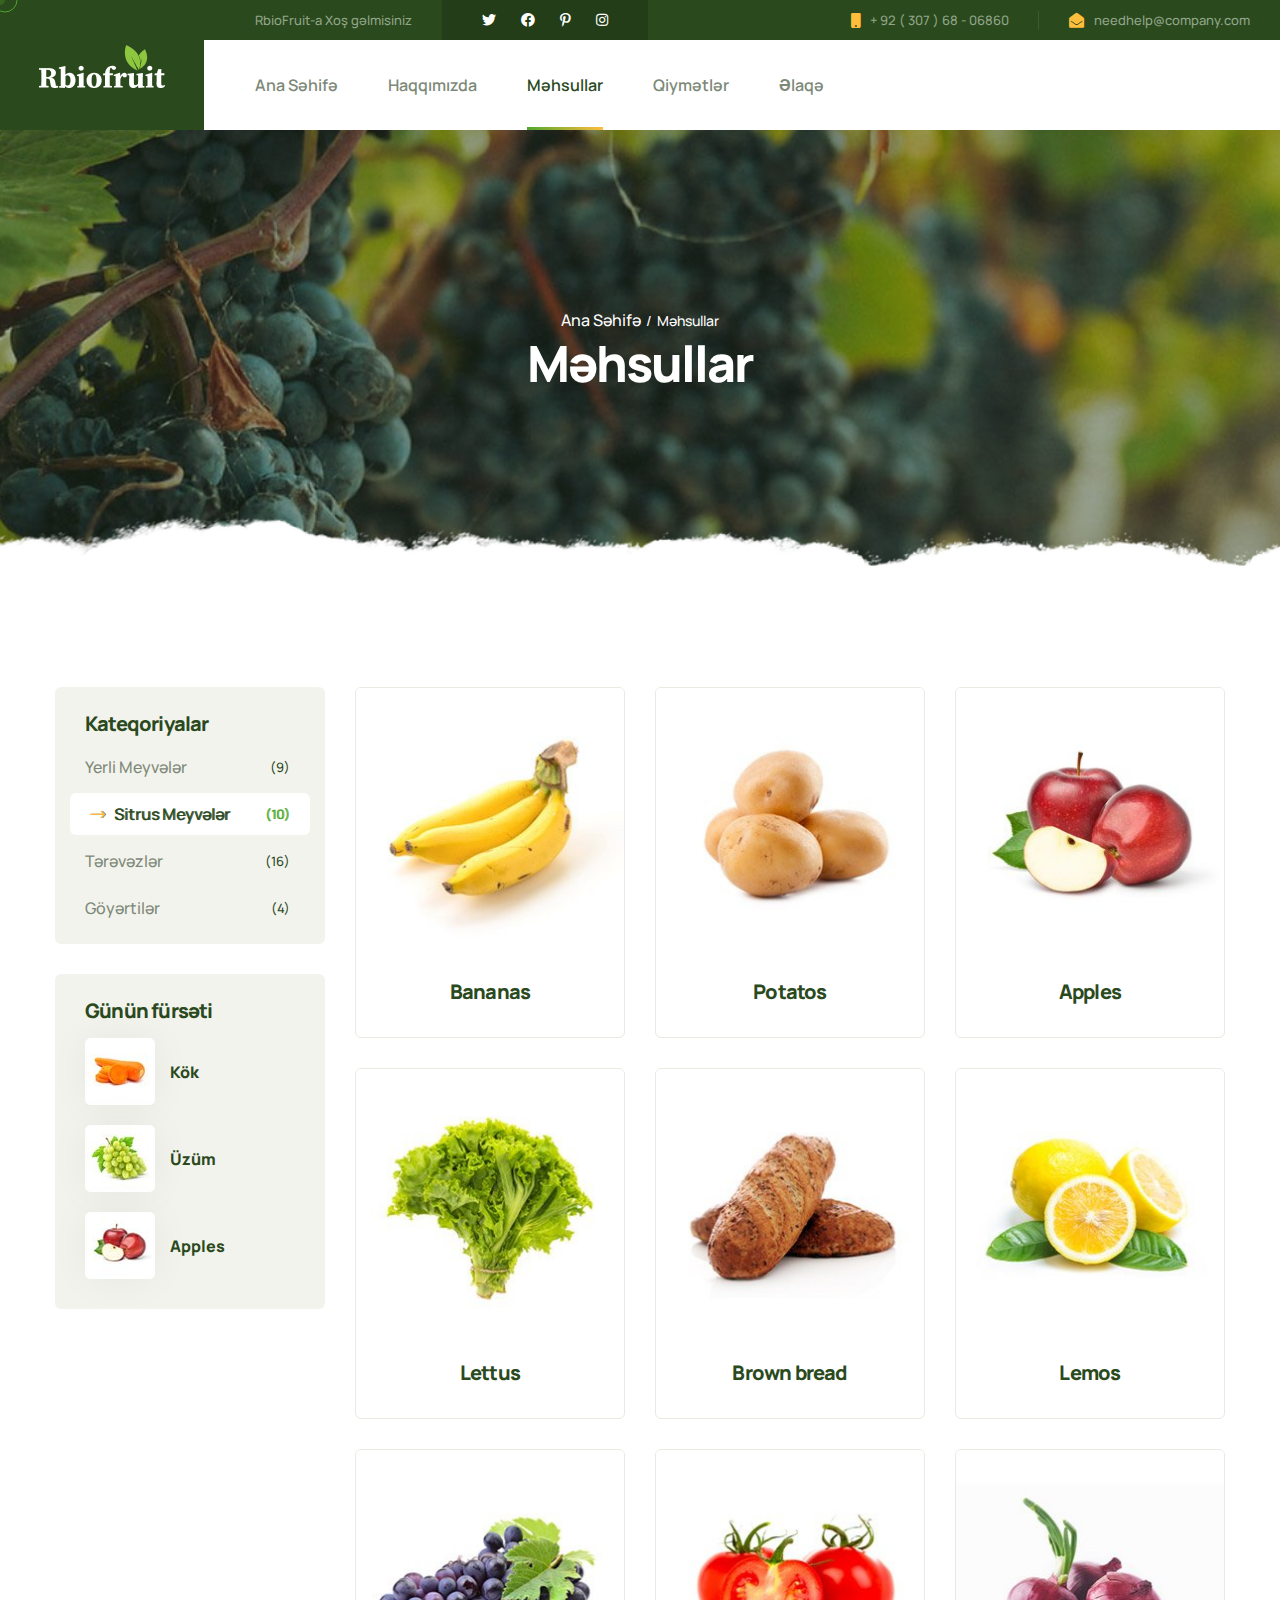
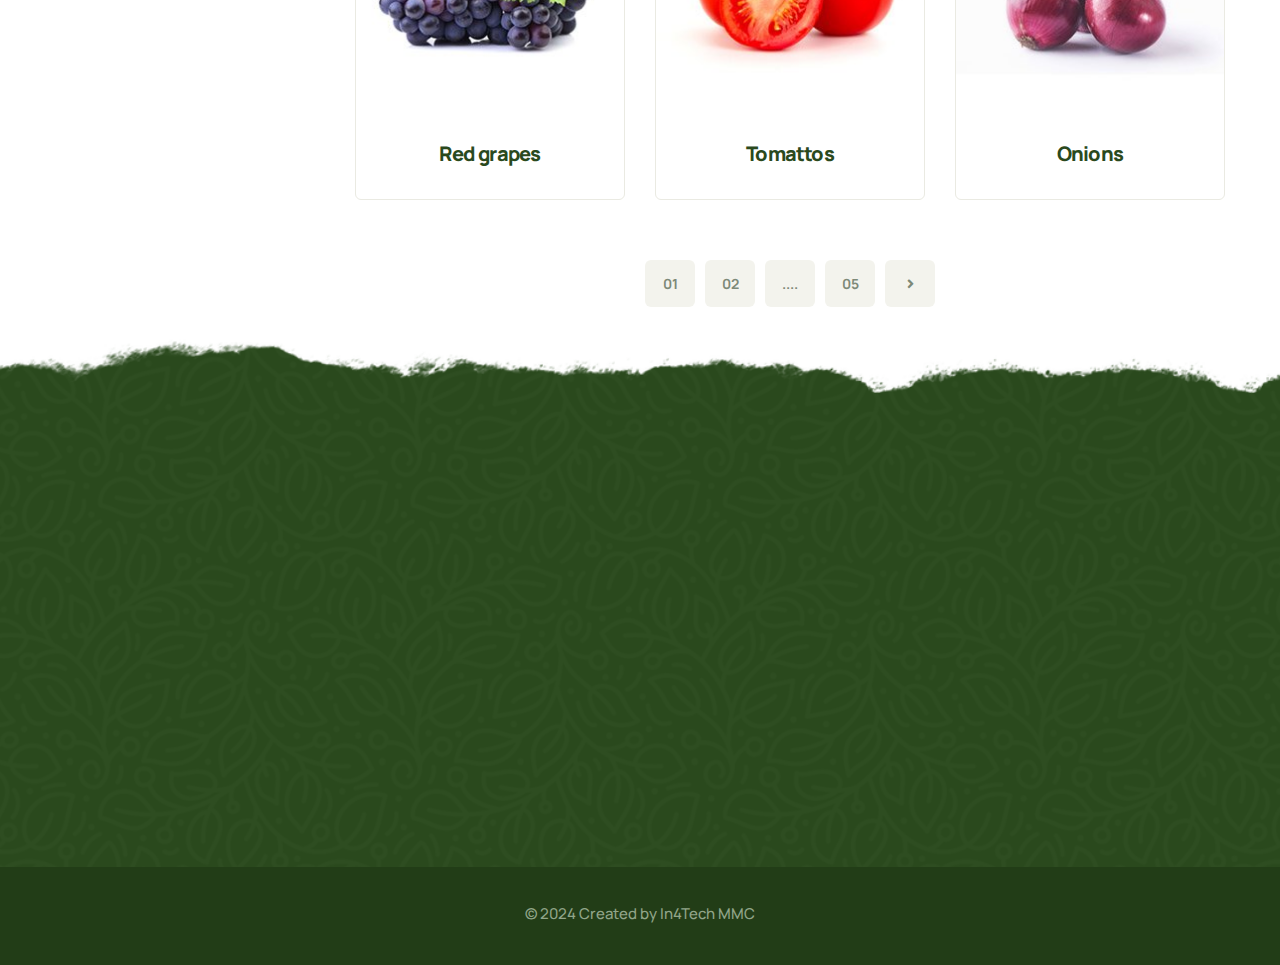
<file: products.html>
<!DOCTYPE html>
<html lang="en">


<!-- Mirrored from pixydrops.com/ogenix/main-html/products.html by HTTrack Website Copier/3.x [XR&CO'2014], Sat, 31 Aug 2024 17:37:25 GMT -->
<!-- Added by HTTrack -->
<meta http-equiv="content-type" content="text/html;charset=utf-8" /><!-- /Added by HTTrack -->

<head>
    <meta charset="UTF-8" />
    <meta name="viewport" content="width=device-width, initial-scale=1.0" />
    <title> RbioFruit.az </title>
    <!-- favicons Icons -->
    <link rel="apple-touch-icon" sizes="180x180" href="assets/images/favicons/apple-touch-icon.png" />
    <link rel="icon" type="image/png" sizes="32x32" href="assets/images/favicons/favicon-32x32.png" />
    <link rel="icon" type="image/png" sizes="16x16" href="assets/images/favicons/favicon-16x16.png" />
    <link rel="manifest" href="assets/images/favicons/site.webmanifest" />
    <meta name="description" content="RbioFruit.az  " />

    <!-- fonts -->
    <link rel="preconnect" href="https://fonts.googleapis.com/">

    <link rel="preconnect" href="https://fonts.gstatic.com/" crossorigin>

    <link rel="preconnect" href="https://fonts.gstatic.com/" crossorigin>
    <link href="https://fonts.googleapis.com/css2?family=Caveat:wght@400;500;600;700&amp;display=swap" rel="stylesheet">

    <link
        href="https://fonts.googleapis.com/css2?family=Teko:wght@300;400;500&amp;family=Manrope:wght@400;500;600;700;800&amp;display=swap"
        rel="stylesheet">

    <link rel="stylesheet" href="assets/vendors/bootstrap/css/bootstrap.min.css" />
    <link rel="stylesheet" href="assets/vendors/animate/animate.min.css" />
    <link rel="stylesheet" href="assets/vendors/animate/custom-animate.css" />
    <link rel="stylesheet" href="assets/vendors/fontawesome/css/all.min.css" />
    <link rel="stylesheet" href="assets/vendors/jarallax/jarallax.css" />
    <link rel="stylesheet" href="assets/vendors/jquery-magnific-popup/jquery.magnific-popup.css" />
    <link rel="stylesheet" href="assets/vendors/nouislider/nouislider.min.css" />
    <link rel="stylesheet" href="assets/vendors/nouislider/nouislider.pips.css" />
    <link rel="stylesheet" href="assets/vendors/odometer/odometer.min.css" />
    <link rel="stylesheet" href="assets/vendors/swiper/swiper.min.css" />
    <link rel="stylesheet" href="assets/vendors/ogenix-icons/style.css">
    <link rel="stylesheet" href="assets/vendors/tiny-slider/tiny-slider.min.css" />
    <link rel="stylesheet" href="assets/vendors/reey-font/stylesheet.css" />
    <link rel="stylesheet" href="assets/vendors/owl-carousel/owl.carousel.min.css" />
    <link rel="stylesheet" href="assets/vendors/owl-carousel/owl.theme.default.min.css" />
    <link rel="stylesheet" href="assets/vendors/bxslider/jquery.bxslider.css" />
    <link rel="stylesheet" href="assets/vendors/bootstrap-select/css/bootstrap-select.min.css" />
    <link rel="stylesheet" href="assets/vendors/vegas/vegas.min.css" />
    <link rel="stylesheet" href="assets/vendors/jquery-ui/jquery-ui.css" />
    <link rel="stylesheet" href="assets/vendors/timepicker/timePicker.css" />
    <link rel="stylesheet" href="assets/vendors/nice-select/nice-select.css" />

    <!-- template styles -->
    <link rel="stylesheet" href="assets/css/ogenix.css" />
    <link rel="stylesheet" href="assets/css/ogenix-responsive.css" />
</head>

<body class="custom-cursor">

    <div class="custom-cursor__cursor"></div>
    <div class="custom-cursor__cursor-two"></div>





    <div class="preloader">
        <div class="preloader__image"></div>
    </div>
    <!-- /.preloader -->


    <div class="page-wrapper">
        <header class="main-header">
            <div class="main-header__wrapper">
                <div class="main-header__wrapper-inner">
                    <div class="main-header__logo">
                        <a href="index.html"><img src="assets/images/resources/logo-white.png" alt=""></a>
                    </div>
                    <div class="main-header__right">
                        <div class="main-header__top">
                            <div class="main-header__top-inner">
                                <div class="main-header__top-left">
                                    <p class="main-header__top-left-text">RbioFruit-a Xoş gəlmisiniz </p>
                                    <div class="main-header__social">
                                        <a href="#"><i class="fab fa-twitter"></i></a>
                                        <a href="#"><i class="fab fa-facebook"></i></a>
                                        <a href="#"><i class="fab fa-pinterest-p"></i></a>
                                        <a href="#"><i class="fab fa-instagram"></i></a>
                                    </div>
                                </div>
                                <div class="main-header__top-right">
                                    <ul class="list-unstyled main-header__contact-list">
                                        <li>
                                            <div class="icon">
                                                <i class="fas fa-mobile"></i>
                                            </div>
                                            <div class="text">
                                                <p><a href="tel:923076806860">+ 92 ( 307 ) 68 - 06860</a></p>
                                            </div>
                                        </li>
                                        <li>
                                            <div class="icon">
                                                <i class="fas fa-envelope-open"></i>
                                            </div>
                                            <div class="text">
                                                <p><a href="mailto:needhelp@company.com">needhelp@company.com</a></p>
                                            </div>
                                        </li>
                                    </ul>
                                </div>
                            </div>
                        </div>
                        <div class="main-header__right-bottom">
                            <nav class="main-menu">
                                <div class="main-menu__wrapper">
                                    <div class="main-menu__wrapper-inner">
                                        <div class="main-menu__main-menu-box">
                                            <a href="#" class="mobile-nav__toggler"><i class="fa fa-bars"></i></a>
                                            <ul class="main-menu__list">
                                                <li>
                                                    <a href="index.html">Ana Səhifə</a>
                                                </li>
                                                <li>
                                                    <a href="about.html">Haqqımızda</a>
                                                </li>
                                                <li>
                                                    <a href="products.html">Məhsullar</a>
                                                </li>
                                                <li>
                                                    <a href="wishlist.html">Qiymətlər</a>
                                                </li>
                                                <li>
                                                    <a href="contact.html">Əlaqə</a>
                                                </li>
                                            </ul>
                                        </div>
                                        <div class="main-menu__right">
                                            <div class="main-menu__search-cart-btn">
                                                <div class="main-menu__search-cart-box">
                                                    <div class="main-menu__search-box">
                                                        <a href="#" class="main-menu__search search-toggler "><i
                                                                class="icon-magnifying-glass"></i> Məhsul axtar</a>
                                                    </div>
                                                </div>
                                            </div>
                                        </div>
                                    </div>
                                </div>
                            </nav>
                        </div>
                    </div>
                </div>
            </div>
        </header>

        <div class="stricky-header stricked-menu main-menu">
            <div class="sticky-header__content"></div><!-- /.sticky-header__content -->
        </div><!-- /.stricky-header -->


        <!--Page Header Start-->
        <section class="page-header">
            <div class="page-header-bg" style="background-image: url(assets/images/backgrounds/page-header-bg.jpg)">
            </div>
            <div class="page-header__ripped-paper"
                style="background-image: url(assets/images/shapes/page-header-ripped-paper.png);"></div>
            <div class="container">
                <div class="page-header__inner">
                    <ul class="thm-breadcrumb list-unstyled">
                        <li><a href="index.html">Ana Səhifə</a></li>
                        <li><span>/</span></li>
                        <li>Məhsullar</li>
                    </ul>
                    <h2>Məhsullar</h2>
                </div>
            </div>
        </section>
        <!--Page Header End-->
        <!--Product Start-->
        <section class="product">
            <div class="container">
                <div class="row">
                    <div class="col-xl-3 col-lg-3">
                        <div class="product__sidebar">
                            <div class="shop-category product__sidebar-single">
                                <h3 class="product__sidebar-title">Kateqoriyalar</h3>
                                <ul class="list-unstyled">
                                    <li><a href="#">Yerli meyvələr <span>(9)</span></a></li>
                                    <li class="active"><a href="#">Sitrus meyvələr <span>(10)</span></a></li>
                                    <li><a href="#">Tərəvəzlər <span>(16)</span></a></li>
                                    <li><a href="#">Göyərtilər <span>(4)</span></a></li>
                                </ul>
                            </div>
                            <div class="shop-best-sellers product__sidebar-single">
                                <h3 class="product__sidebar-title">Günün fürsəti</h3>
                                <ul class="list-unstyled shop-best-sellers__list">
                                    <li>
                                        <div class="shop-best-sellers__img">
                                            <img src="assets/images/shop/shop-best-sellers-img-1-1.jpg" alt="">
                                        </div>
                                        <div class="shop-best-sellers__content">

                                            <h4 class="shop-best-sellers__title">Kök</h4>
                                        </div>
                                    </li>
                                    <li>
                                        <div class="shop-best-sellers__img">
                                            <img src="assets/images/shop/shop-best-sellers-img-1-2.jpg" alt="">
                                        </div>
                                        <div class="shop-best-sellers__content">

                                            <h4 class="shop-best-sellers__title">Üzüm</h4>
                                        </div>
                                    </li>
                                    <li>
                                        <div class="shop-best-sellers__img">
                                            <img src="assets/images/shop/shop-best-sellers-img-1-3.jpg" alt="">
                                        </div>
                                        <div class="shop-best-sellers__content">

                                            <h4 class="shop-best-sellers__title">Apples</h4>
                                        </div>
                                    </li>
                                </ul>
                            </div>
                        </div>
                    </div>
                    <div class="col-xl-9 col-lg-9">
                        <div class="product__items">
                            <div class="product__all">
                                <div class="row">
                                    <!--Product All Single Start-->
                                    <div class="col-xl-4 col-lg-4 col-md-6">
                                        <div class="product__all-single">
                                            <div class="product__all-single-inner">
                                                <div class="product__all-img">
                                                    <img src="assets/images/shop/shop-product-1-1.jpg" alt="">
                                                </div>
                                                <div class="product__all-content">

                                                    <h4 class="product__all-title"><a
                                                            href="product-details.html">Bananas</a></h4>
                                                </div>

                                            </div>
                                        </div>
                                    </div>
                                    <!--Product All Single End-->
                                    <!--Product All Single Start-->
                                    <div class="col-xl-4 col-lg-4 col-md-6">
                                        <div class="product__all-single">
                                            <div class="product__all-single-inner">
                                                <div class="product__all-img">
                                                    <img src="assets/images/shop/shop-product-1-2.jpg" alt="">
                                                </div>
                                                <div class="product__all-content">

                                                    <h4 class="product__all-title"><a
                                                            href="product-details.html">Potatos</a></h4>
                                                </div>

                                            </div>
                                        </div>
                                    </div>
                                    <!--Product All Single End-->
                                    <!--Product All Single Start-->
                                    <div class="col-xl-4 col-lg-4 col-md-6">
                                        <div class="product__all-single">
                                            <div class="product__all-single-inner">
                                                <div class="product__all-img">
                                                    <img src="assets/images/shop/shop-product-1-3.jpg" alt="">
                                                </div>
                                                <div class="product__all-content">

                                                    <h4 class="product__all-title"><a
                                                            href="product-details.html">Apples</a></h4>
                                                </div>

                                            </div>
                                        </div>
                                    </div>
                                    <!--Product All Single End-->
                                    <!--Product All Single Start-->
                                    <div class="col-xl-4 col-lg-4 col-md-6">
                                        <div class="product__all-single">
                                            <div class="product__all-single-inner">
                                                <div class="product__all-img">
                                                    <img src="assets/images/shop/shop-product-1-4.jpg" alt="">
                                                </div>
                                                <div class="product__all-content">

                                                    <h4 class="product__all-title"><a
                                                            href="product-details.html">Lettus</a></h4>
                                                </div>

                                            </div>
                                        </div>
                                    </div>
                                    <!--Product All Single End-->
                                    <!--Product All Single Start-->
                                    <div class="col-xl-4 col-lg-4 col-md-6">
                                        <div class="product__all-single">
                                            <div class="product__all-single-inner">
                                                <div class="product__all-img">
                                                    <img src="assets/images/shop/shop-product-1-5.jpg" alt="">
                                                </div>
                                                <div class="product__all-content">

                                                    <h4 class="product__all-title"><a href="product-details.html">Brown
                                                            bread</a></h4>
                                                </div>

                                            </div>
                                        </div>
                                    </div>
                                    <!--Product All Single End-->
                                    <!--Product All Single Start-->
                                    <div class="col-xl-4 col-lg-4 col-md-6">
                                        <div class="product__all-single">
                                            <div class="product__all-single-inner">
                                                <div class="product__all-img">
                                                    <img src="assets/images/shop/shop-product-1-6.jpg" alt="">
                                                </div>
                                                <div class="product__all-content">

                                                    <h4 class="product__all-title"><a
                                                            href="product-details.html">Lemos</a></h4>
                                                </div>

                                            </div>
                                        </div>
                                    </div>
                                    <!--Product All Single End-->
                                    <!--Product All Single Start-->
                                    <div class="col-xl-4 col-lg-4 col-md-6">
                                        <div class="product__all-single">
                                            <div class="product__all-single-inner">
                                                <div class="product__all-img">
                                                    <img src="assets/images/shop/shop-product-1-7.jpg" alt="">
                                                </div>
                                                <div class="product__all-content">

                                                    <h4 class="product__all-title"><a href="product-details.html">Red
                                                            grapes</a></h4>
                                                </div>

                                            </div>
                                        </div>
                                    </div>
                                    <!--Product All Single End-->
                                    <!--Product All Single Start-->
                                    <div class="col-xl-4 col-lg-4 col-md-6">
                                        <div class="product__all-single">
                                            <div class="product__all-single-inner">
                                                <div class="product__all-img">
                                                    <img src="assets/images/shop/shop-product-1-8.jpg" alt="">
                                                </div>
                                                <div class="product__all-content">

                                                    <h4 class="product__all-title"><a
                                                            href="product-details.html">Tomattos</a></h4>
                                                </div>

                                            </div>
                                        </div>
                                    </div>
                                    <!--Product All Single End-->
                                    <!--Product All Single Start-->
                                    <div class="col-xl-4 col-lg-4 col-md-6">
                                        <div class="product__all-single">
                                            <div class="product__all-single-inner">
                                                <div class="product__all-img">
                                                    <img src="assets/images/shop/shop-product-1-9.jpg" alt="">
                                                </div>
                                                <div class="product__all-content">

                                                    <h4 class="product__all-title"><a
                                                            href="product-details.html">Onions</a></h4>
                                                </div>

                                            </div>
                                        </div>
                                    </div>
                                    <!--Product All Single End-->
                                </div>
                                <div class="row">
                                    <div class="col-xl-12">
                                        <div class="shop-page__pagination">
                                            <ul class="pg-pagination list-unstyled">
                                                <li class="count"><a href="#">01</a></li>
                                                <li class="count"><a href="#">02</a></li>
                                                <li class="count"><a href="#">....</a></li>
                                                <li class="count"><a href="#">05</a></li>
                                                <li class="next">
                                                    <a href="#" aria-label="Next"><i class="fa fa-angle-right"></i></a>
                                                </li>
                                            </ul>
                                        </div>
                                    </div>
                                </div>
                            </div>
                        </div>
                    </div>
                </div>
            </div>
        </section>
        <!--Product End-->
  


        <!--Site Footer Start-->
        <footer class="site-footer">
            <div class="site-footer__bg"
                style="background-image: url(assets/images/backgrounds/site-footer-bg-img.png);"></div>
            <div class="site-footer__ripped-paper"
                style="background-image: url(assets/images/shapes/site-footer-ripped-paper.png);"></div>
            <div class="container">
                <div class="site-footer__top">
                    <div class="row">
                        <div class="col-xl-4 col-lg-6 col-md-6 wow fadeInUp" data-wow-delay="100ms">
                            <div class="footer-widget__column footer-widget__about">
                                <div class="footer-widget__logo">
                                    <a href="index.html"><img src="assets/images/resources/footer-logo.png" alt=""></a>
                                </div>
                                <div class="footer-widget__about-text-box">
                                    <p class="footer-widget__about-text">Təzə meyvələrlə təbiətin <br> ləzzətini kəşf
                                        edin.
                                    </p>
                                </div>
                                <div class="footer-widget__social-box">
                                    <a href="#"><i class="fab fa-twitter"></i></a>
                                    <a href="#"><i class="fab fa-facebook"></i></a>
                                    <a href="#"><i class="fab fa-pinterest-p"></i></a>
                                    <a href="#"><i class="fab fa-instagram"></i></a>
                                </div>
                            </div>
                        </div>
                        <div class="col-xl-4 col-lg-6 col-md-6 wow fadeInUp" data-wow-delay="200ms">
                            <div class="footer-widget__column footer-widget__explore">
                                <div class="footer-widget__title-box">
                                    <h3 class="footer-widget__title">Keçidlər</h3>
                                </div>
                                <div class="footer-widget__explore-list-box">
                                    <ul class="footer-widget__explore-list list-unstyled">
                                        <li><a href="/">Ana səhifə</a></li>
                                        <li><a href="about.html">Haqqımızda</a></li>
                                        <li><a href="pricing.html">Qiymətlər</a></li>
                                        <li><a href="products.html">Məhsullar</a></li>
                                        <li><a href="contact.html">Əlaqə</a></li>
                                    </ul>
                                </div>
                            </div>
                        </div>
                        <div class="col-xl-4 col-lg-6 col-md-6 wow fadeInUp" data-wow-delay="300ms">
                            <div class="footer-widget__column footer-widget__contact">
                                <div class="footer-widget__title-box">
                                    <h3 class="footer-widget__title">Əlaqə</h3>
                                </div>
                                <p class="footer-widget__contact-text">Valentin, Street Road 24, New York,
                                    USA - 67452</p>
                                <ul class="list-unstyled footer-widget__contact-list">
                                    <li>
                                        <div class="text">
                                            <p><a href="tel:928800688960">+92 (8800) 68 - 8960</a></p>
                                        </div>
                                    </li>
                                    <li>
                                        <div class="text">
                                            <p><a href="mailto:info@example.com ">info@example.com</a></p>
                                        </div>
                                    </li>
                                </ul>
                            </div>
                        </div>

                    </div>
                </div>
            </div>
            <div class="site-footer__bottom">
                <div class="container">
                    <div class="row">
                        <div class="col-xl-12 ">
                            <div class="site-footer__bottom-inner justify-content-center">
                                <div class="site-footer__bottom-left">
                                    <p class="site-footer__bottom-text">© 2024 Created by <a
                                            href="https://in4tech.az/en" target="_blank">In4Tech MMC</a>
                                    </p>
                                </div>
                            </div>
                        </div>
                    </div>
                </div>
            </div>
        </footer>
        <!--Site Footer End-->


    </div><!-- /.page-wrapper -->


    <div class="mobile-nav__wrapper">
        <div class="mobile-nav__overlay mobile-nav__toggler"></div>
        <!-- /.mobile-nav__overlay -->
        <div class="mobile-nav__content">
            <span class="mobile-nav__close mobile-nav__toggler"><i class="fa fa-times"></i></span>

            <div class="logo-box">
                <a href="index.html" aria-label="logo image"><img src="assets/images/resources/logo-white.png" width="104"
                        alt="" /></a>
            </div>
            <!-- /.logo-box -->
            <div class="mobile-nav__container"></div>
            <!-- /.mobile-nav__container -->

            <ul class="mobile-nav__contact list-unstyled">
                <li>
                    <i class="fa fa-envelope"></i>
                    <a href="mailto:needhelp@packageName__.com">needhelp@ogenix.com</a>
                </li>
                <li>
                    <i class="fa fa-phone-alt"></i>
                    <a href="tel:666-888-0000">666 888 0000</a>
                </li>
            </ul><!-- /.mobile-nav__contact -->
            <div class="mobile-nav__top">
                <div class="mobile-nav__social">
                    <a href="#" class="fab fa-twitter"></a>
                    <a href="#" class="fab fa-facebook-square"></a>
                    <a href="#" class="fab fa-pinterest-p"></a>
                    <a href="#" class="fab fa-instagram"></a>
                </div><!-- /.mobile-nav__social -->
            </div><!-- /.mobile-nav__top -->



        </div>
        <!-- /.mobile-nav__content -->
    </div>
    <!-- /.mobile-nav__wrapper -->

    <div class="search-popup">
        <div class="search-popup__overlay search-toggler"></div>
        <!-- /.search-popup__overlay -->
        <div class="search-popup__content">
            <form action="#">
                <label for="search" class="sr-only">search here</label><!-- /.sr-only -->
                <input type="text" id="search" placeholder="Search Here..." />
                <button type="submit" aria-label="search submit" class="thm-btn">
                    <i class="icon-magnifying-glass"></i>
                </button>
            </form>
        </div>
        <!-- /.search-popup__content -->
    </div>
    <!-- /.search-popup -->

    <a href="#" data-target="html" class="scroll-to-target scroll-to-top"><i class="icon-up-arrow"></i></a>


    <script src="assets/vendors/jquery/jquery-3.6.0.min.js"></script>
    <script src="assets/vendors/bootstrap/js/bootstrap.bundle.min.js"></script>
    <script src="assets/vendors/jarallax/jarallax.min.js"></script>
    <script src="assets/vendors/jquery-ajaxchimp/jquery.ajaxchimp.min.js"></script>
    <script src="assets/vendors/jquery-appear/jquery.appear.min.js"></script>
    <script src="assets/vendors/jquery-circle-progress/jquery.circle-progress.min.js"></script>
    <script src="assets/vendors/jquery-magnific-popup/jquery.magnific-popup.min.js"></script>
    <script src="assets/vendors/jquery-validate/jquery.validate.min.js"></script>
    <script src="assets/vendors/nouislider/nouislider.min.js"></script>
    <script src="assets/vendors/odometer/odometer.min.js"></script>
    <script src="assets/vendors/swiper/swiper.min.js"></script>
    <script src="assets/vendors/tiny-slider/tiny-slider.min.js"></script>
    <script src="assets/vendors/wnumb/wNumb.min.js"></script>
    <script src="assets/vendors/wow/wow.js"></script>
    <script src="assets/vendors/isotope/isotope.js"></script>
    <script src="assets/vendors/countdown/jquery.countdown.min.js"></script>
    <script src="assets/vendors/owl-carousel/owl.carousel.min.js"></script>
    <script src="assets/vendors/bxslider/jquery.bxslider.min.js"></script>
    <script src="assets/vendors/bootstrap-select/js/bootstrap-select.min.js"></script>
    <script src="assets/vendors/vegas/vegas.min.js"></script>
    <script src="assets/vendors/jquery-ui/jquery-ui.js"></script>
    <script src="assets/vendors/timepicker/timePicker.js"></script>
    <script src="assets/vendors/circleType/jquery.circleType.js"></script>
    <script src="assets/vendors/circleType/jquery.lettering.min.js"></script>
    <script src="assets/vendors/nice-select/jquery.nice-select.min.js"></script>




    <!-- template js -->
    <script src="assets/js/ogenix.js"></script>
</body>


<!-- Mirrored from pixydrops.com/ogenix/main-html/products.html by HTTrack Website Copier/3.x [XR&CO'2014], Sat, 31 Aug 2024 17:37:31 GMT -->

</html>
</file>
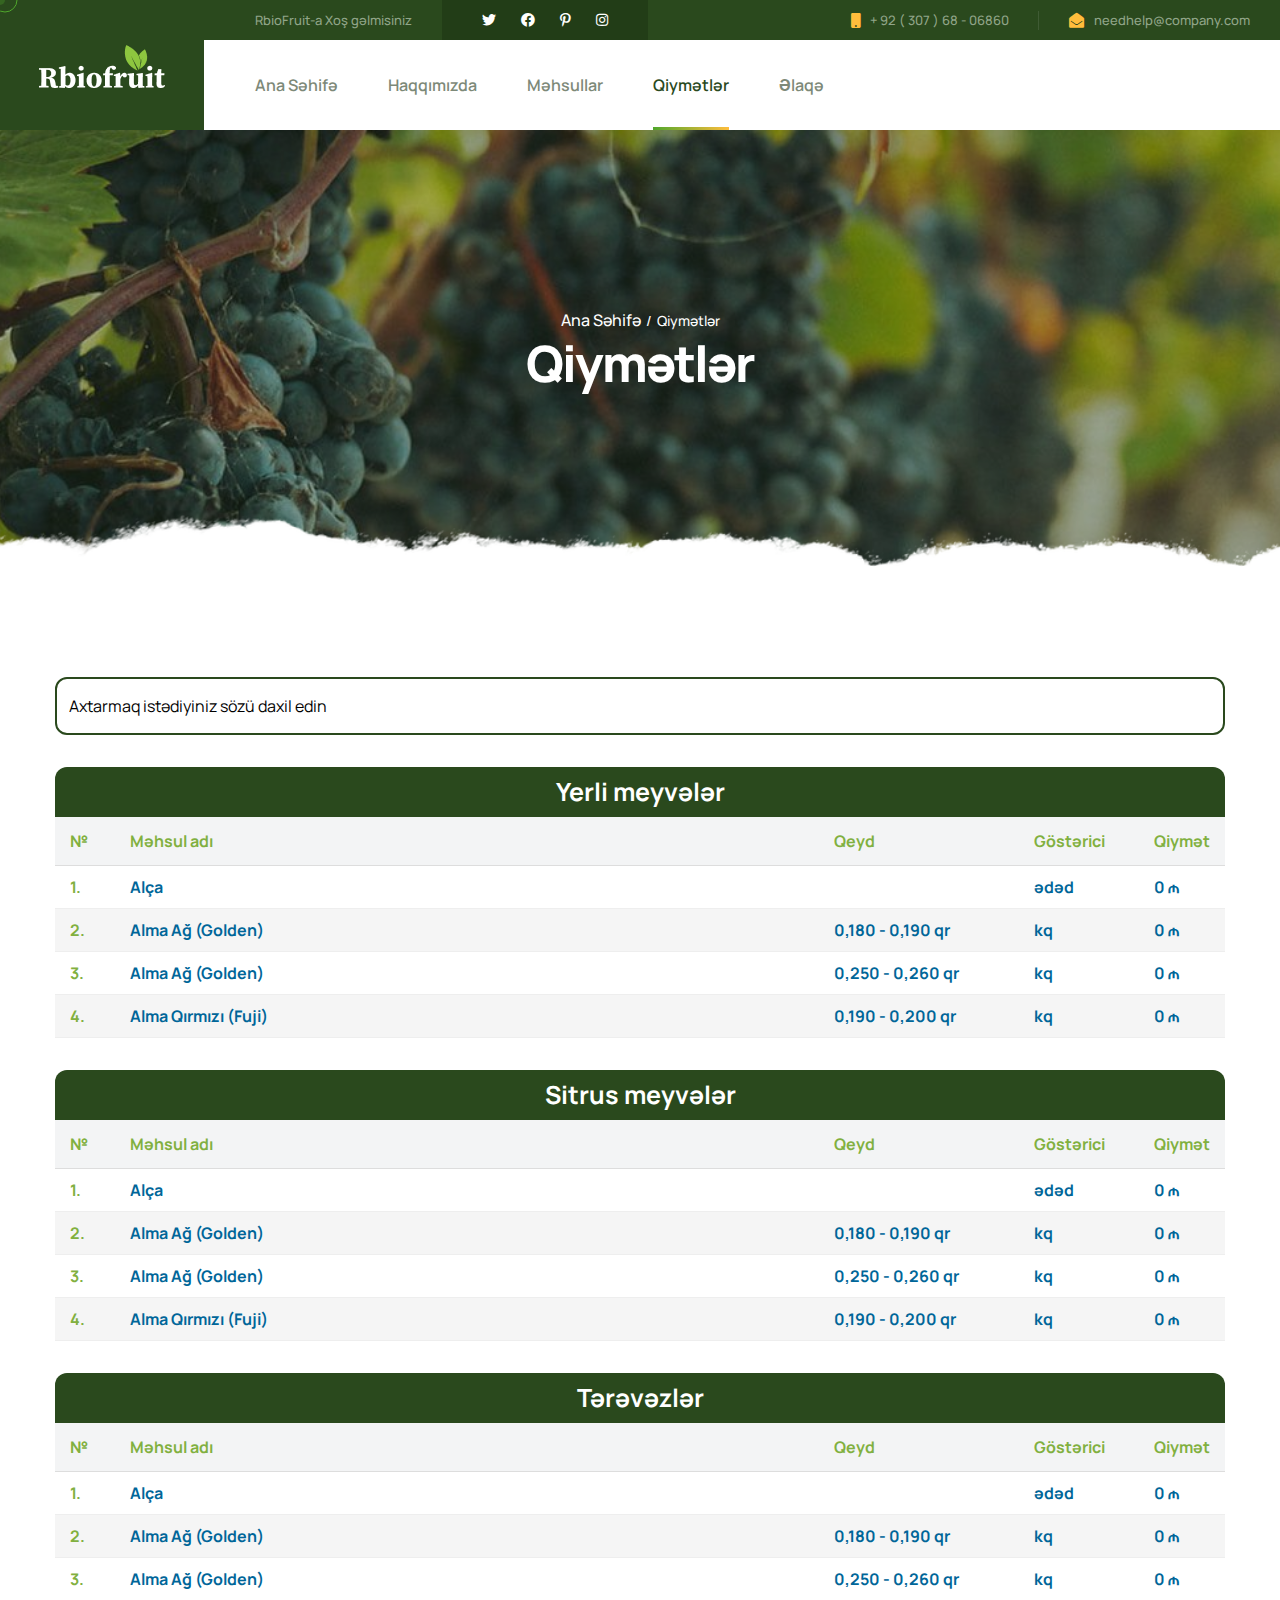
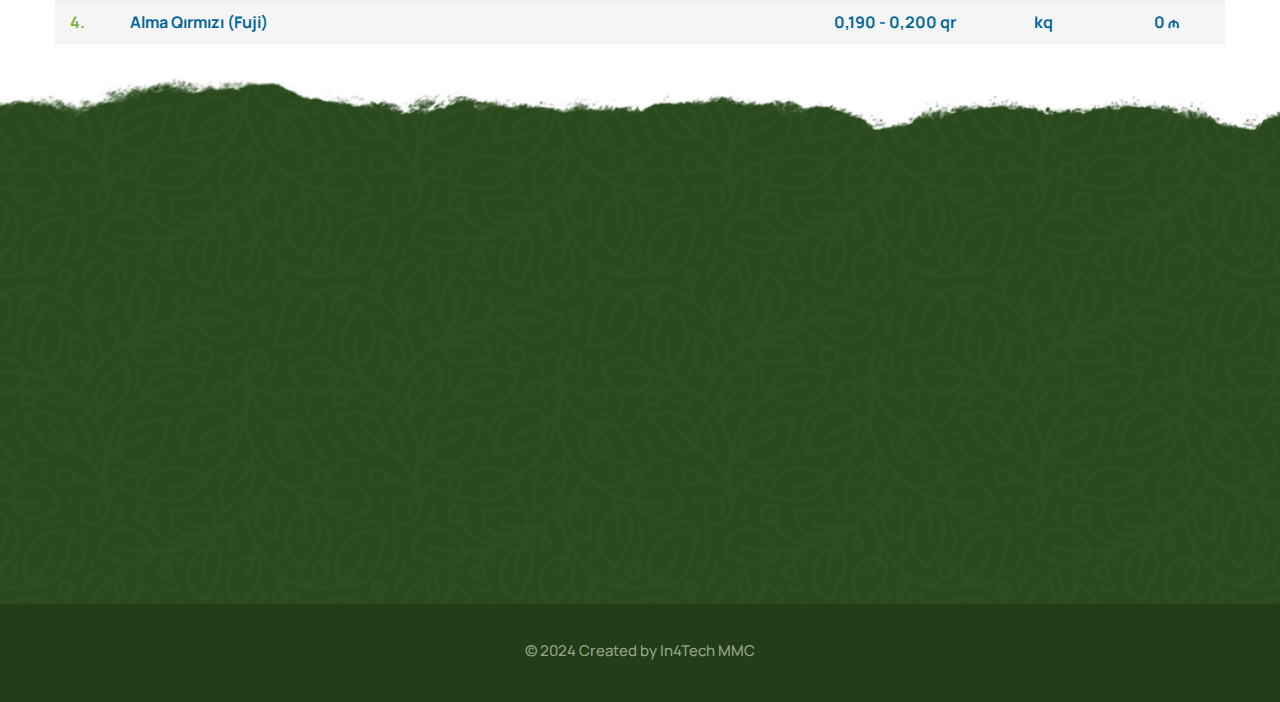
<file: wishlist.html>
<!DOCTYPE html>
<html lang="en">


<!-- Mirrored from pixydrops.com/ogenix/main-html/wishlist.html by HTTrack Website Copier/3.x [XR&CO'2014], Sat, 31 Aug 2024 17:37:37 GMT -->
<!-- Added by HTTrack -->
<meta http-equiv="content-type" content="text/html;charset=utf-8" /><!-- /Added by HTTrack -->

<head>
    <meta charset="UTF-8" />
    <meta name="viewport" content="width=device-width, initial-scale=1.0" />
    <title> RbioFruit.az </title>
    <!-- favicons Icons -->
    <link rel="apple-touch-icon" sizes="180x180" href="assets/images/favicons/apple-touch-icon.png" />
    <link rel="icon" type="image/png" sizes="32x32" href="assets/images/favicons/favicon-32x32.png" />
    <link rel="icon" type="image/png" sizes="16x16" href="assets/images/favicons/favicon-16x16.png" />
    <link rel="manifest" href="assets/images/favicons/site.webmanifest" />
    <meta name="description" content="RbioFruit.az  " />

    <!-- fonts -->
    <link rel="preconnect" href="https://fonts.googleapis.com/">

    <link rel="preconnect" href="https://fonts.gstatic.com/" crossorigin>

    <link rel="preconnect" href="https://fonts.gstatic.com/" crossorigin>
    <link href="https://fonts.googleapis.com/css2?family=Caveat:wght@400;500;600;700&amp;display=swap" rel="stylesheet">

    <link
        href="https://fonts.googleapis.com/css2?family=Teko:wght@300;400;500&amp;family=Manrope:wght@400;500;600;700;800&amp;display=swap"
        rel="stylesheet">

    <link rel="stylesheet" href="assets/vendors/bootstrap/css/bootstrap.min.css" />
    <link rel="stylesheet" href="assets/vendors/animate/animate.min.css" />
    <link rel="stylesheet" href="assets/vendors/animate/custom-animate.css" />
    <link rel="stylesheet" href="assets/vendors/fontawesome/css/all.min.css" />
    <link rel="stylesheet" href="assets/vendors/jarallax/jarallax.css" />
    <link rel="stylesheet" href="assets/vendors/jquery-magnific-popup/jquery.magnific-popup.css" />
    <link rel="stylesheet" href="assets/vendors/nouislider/nouislider.min.css" />
    <link rel="stylesheet" href="assets/vendors/nouislider/nouislider.pips.css" />
    <link rel="stylesheet" href="assets/vendors/odometer/odometer.min.css" />
    <link rel="stylesheet" href="assets/vendors/swiper/swiper.min.css" />
    <link rel="stylesheet" href="assets/vendors/ogenix-icons/style.css">
    <link rel="stylesheet" href="assets/vendors/tiny-slider/tiny-slider.min.css" />
    <link rel="stylesheet" href="assets/vendors/reey-font/stylesheet.css" />
    <link rel="stylesheet" href="assets/vendors/owl-carousel/owl.carousel.min.css" />
    <link rel="stylesheet" href="assets/vendors/owl-carousel/owl.theme.default.min.css" />
    <link rel="stylesheet" href="assets/vendors/bxslider/jquery.bxslider.css" />
    <link rel="stylesheet" href="assets/vendors/bootstrap-select/css/bootstrap-select.min.css" />
    <link rel="stylesheet" href="assets/vendors/vegas/vegas.min.css" />
    <link rel="stylesheet" href="assets/vendors/jquery-ui/jquery-ui.css" />
    <link rel="stylesheet" href="assets/vendors/timepicker/timePicker.css" />
    <link rel="stylesheet" href="assets/vendors/nice-select/nice-select.css" />

    <!-- template styles -->
    <link rel="stylesheet" href="assets/css/ogenix.css" />
    <link rel="stylesheet" href="assets/css/ogenix-responsive.css" />
</head>

<body class="custom-cursor">

    <div class="custom-cursor__cursor"></div>
    <div class="custom-cursor__cursor-two"></div>





    <div class="preloader">
        <div class="preloader__image"></div>
    </div>
    <!-- /.preloader -->

    <div class="page-wrapper">
        <header class="main-header">
            <div class="main-header__wrapper">
                <div class="main-header__wrapper-inner">
                    <div class="main-header__logo">
                        <a href="index.html"><img src="assets/images/resources/logo-white.png" alt=""></a>
                    </div>
                    <div class="main-header__right">
                        <div class="main-header__top">
                            <div class="main-header__top-inner">
                                <div class="main-header__top-left">
                                    <p class="main-header__top-left-text">RbioFruit-a Xoş gəlmisiniz </p>
                                    <div class="main-header__social">
                                        <a href="#"><i class="fab fa-twitter"></i></a>
                                        <a href="#"><i class="fab fa-facebook"></i></a>
                                        <a href="#"><i class="fab fa-pinterest-p"></i></a>
                                        <a href="#"><i class="fab fa-instagram"></i></a>
                                    </div>
                                </div>
                                <div class="main-header__top-right">
                                    <ul class="list-unstyled main-header__contact-list">
                                        <li>
                                            <div class="icon">
                                                <i class="fas fa-mobile"></i>
                                            </div>
                                            <div class="text">
                                                <p><a href="tel:923076806860">+ 92 ( 307 ) 68 - 06860</a></p>
                                            </div>
                                        </li>
                                        <li>
                                            <div class="icon">
                                                <i class="fas fa-envelope-open"></i>
                                            </div>
                                            <div class="text">
                                                <p><a href="mailto:needhelp@company.com">needhelp@company.com</a></p>
                                            </div>
                                        </li>
                                    </ul>
                                </div>
                            </div>
                        </div>
                        <div class="main-header__right-bottom">
                            <nav class="main-menu">
                                <div class="main-menu__wrapper">
                                    <div class="main-menu__wrapper-inner">
                                        <div class="main-menu__main-menu-box">
                                            <a href="#" class="mobile-nav__toggler"><i class="fa fa-bars"></i></a>
                                            <ul class="main-menu__list">
                                                <li>
                                                    <a href="index.html">Ana Səhifə</a>
                                                </li>
                                                <li>
                                                    <a href="about.html">Haqqımızda</a>
                                                </li>
                                                <li>
                                                    <a href="products.html">Məhsullar</a>
                                                </li>
                                                <li>
                                                    <a href="wishlist.html">Qiymətlər</a>
                                                </li>
                                                <li>
                                                    <a href="contact.html">Əlaqə</a>
                                                </li>
                                            </ul>
                                        </div>
                                        <div class="main-menu__right">
                                            <div class="main-menu__search-cart-btn">
                                                <div class="main-menu__search-cart-box">
                                                    <div class="main-menu__search-box">
                                                        <a href="#" class="main-menu__search search-toggler "><i
                                                                class="icon-magnifying-glass"></i> Məhsul axtar</a>
                                                    </div>
                                                </div>
                                            </div>
                                        </div>
                                    </div>
                                </div>
                            </nav>
                        </div>
                    </div>
                </div>
            </div>
        </header>

        <div class="stricky-header stricked-menu main-menu">
            <div class="sticky-header__content"></div><!-- /.sticky-header__content -->
        </div><!-- /.stricky-header -->



        <!--Page Header Start-->
        <section class="page-header">
            <div class="page-header-bg" style="background-image: url(assets/images/backgrounds/page-header-bg.jpg)">
            </div>
            <div class="page-header__ripped-paper"
                style="background-image: url(assets/images/shapes/page-header-ripped-paper.png);"></div>
            <div class="container">
                <div class="page-header__inner">
                    <ul class="thm-breadcrumb list-unstyled">
                        <li><a href="index.html">Ana Səhifə</a></li>
                        <li><span>/</span></li>
                        <li>Qiymətlər</li>
                    </ul>
                    <h2>Qiymətlər</h2>
                </div>
            </div>
        </section>
        <!--Page Header End-->

        <!--Start Cart Page-->
        <section class="wishlist-page">
            <div class="container">
                <div class="content_search_block"><input type="text" name="product_search"
                        placeholder="Axtarmaq istədiyiniz sözü daxil edin"></div>
                <div class="content_prices_block">
                    <table class="content_table product_price_table" width="100%" data-id="1">
                        <div class="content_prices_block_title" data-id="2">Yerli meyvələr</div>

                        <thead>
                            <tr>
                                <td width="60px">№</td>
                                <td>Məhsul adı</td>
                                <td width="200px">Qeyd</td>
                                <td width="120">Göstərici</td>
                                <td width="80px">Qiymət</td>
                            </tr>
                        </thead>
                        <tbody>
                            <tr>
                                <td>1.</td>
                                <td name="product_name">
                                    <span class="orange">Alça</span>
                                    <div><span></span></div>
                                </td>
                                <td><span class="blue"></span></td>
                                <td><span class="orange">ədəd</span></td>
                                <td><span class="blue">0 ₼</span></td>
                            </tr>
                            <tr>
                                <td>2.</td>
                                <td name="product_name">
                                    <span class="orange">Alma Ağ (Golden)</span>
                                    <div><span></span></div>
                                </td>
                                <td><span class="blue">0,180 - 0,190 qr </span></td>
                                <td><span class="orange">kq</span></td>
                                <td><span class="blue">0 ₼</span></td>
                            </tr>
                            <tr>
                                <td>3.</td>
                                <td name="product_name">
                                    <span class="orange">Alma Ağ (Golden)</span>
                                    <div><span></span></div>
                                </td>
                                <td><span class="blue">0,250 - 0,260 qr </span></td>
                                <td><span class="orange">kq</span></td>
                                <td><span class="blue">0 ₼</span></td>
                            </tr>
                            <tr>
                                <td>4.</td>
                                <td name="product_name">
                                    <span class="orange">Alma Qırmızı (Fuji)</span>
                                    <div><span></span></div>
                                </td>
                                <td><span class="blue">0,190 - 0,200 qr </span></td>
                                <td><span class="orange">kq</span></td>
                                <td><span class="blue">0 ₼</span></td>
                            </tr>

                        </tbody>
                    </table>
                    <table class="content_table product_price_table" width="100%" data-id="2">
                        <div class="content_prices_block_title" data-id="2">Sitrus meyvələr</div>

                        <thead>
                            <tr>
                                <td width="60px">№</td>
                                <td>Məhsul adı</td>
                                <td width="200px">Qeyd</td>
                                <td width="120">Göstərici</td>
                                <td width="80px">Qiymət</td>
                            </tr>
                        </thead>
                        <tbody>
                            <tr>
                                <td>1.</td>
                                <td name="product_name">
                                    <span class="orange">Alça</span>
                                    <div><span></span></div>
                                </td>
                                <td><span class="blue"></span></td>
                                <td><span class="orange">ədəd</span></td>
                                <td><span class="blue">0 ₼</span></td>
                            </tr>
                            <tr>
                                <td>2.</td>
                                <td name="product_name">
                                    <span class="orange">Alma Ağ (Golden)</span>
                                    <div><span></span></div>
                                </td>
                                <td><span class="blue">0,180 - 0,190 qr </span></td>
                                <td><span class="orange">kq</span></td>
                                <td><span class="blue">0 ₼</span></td>
                            </tr>
                            <tr>
                                <td>3.</td>
                                <td name="product_name">
                                    <span class="orange">Alma Ağ (Golden)</span>
                                    <div><span></span></div>
                                </td>
                                <td><span class="blue">0,250 - 0,260 qr </span></td>
                                <td><span class="orange">kq</span></td>
                                <td><span class="blue">0 ₼</span></td>
                            </tr>
                            <tr>
                                <td>4.</td>
                                <td name="product_name">
                                    <span class="orange">Alma Qırmızı (Fuji)</span>
                                    <div><span></span></div>
                                </td>
                                <td><span class="blue">0,190 - 0,200 qr </span></td>
                                <td><span class="orange">kq</span></td>
                                <td><span class="blue">0 ₼</span></td>
                            </tr>

                        </tbody>
                    </table>
                    <table class="content_table product_price_table" width="100%" data-id="2">
                        <div class="content_prices_block_title" data-id="2">Tərəvəzlər</div>

                        <thead>
                            <tr>
                                <td width="60px">№</td>
                                <td>Məhsul adı</td>
                                <td width="200px">Qeyd</td>
                                <td width="120">Göstərici</td>
                                <td width="80px">Qiymət</td>
                            </tr>
                        </thead>
                        <tbody>
                            <tr>
                                <td>1.</td>
                                <td name="product_name">
                                    <span class="orange">Alça</span>
                                    <div><span></span></div>
                                </td>
                                <td><span class="blue"></span></td>
                                <td><span class="orange">ədəd</span></td>
                                <td><span class="blue">0 ₼</span></td>
                            </tr>
                            <tr>
                                <td>2.</td>
                                <td name="product_name">
                                    <span class="orange">Alma Ağ (Golden)</span>
                                    <div><span></span></div>
                                </td>
                                <td><span class="blue">0,180 - 0,190 qr </span></td>
                                <td><span class="orange">kq</span></td>
                                <td><span class="blue">0 ₼</span></td>
                            </tr>
                            <tr>
                                <td>3.</td>
                                <td name="product_name">
                                    <span class="orange">Alma Ağ (Golden)</span>
                                    <div><span></span></div>
                                </td>
                                <td><span class="blue">0,250 - 0,260 qr </span></td>
                                <td><span class="orange">kq</span></td>
                                <td><span class="blue">0 ₼</span></td>
                            </tr>
                            <tr>
                                <td>4.</td>
                                <td name="product_name">
                                    <span class="orange">Alma Qırmızı (Fuji)</span>
                                    <div><span></span></div>
                                </td>
                                <td><span class="blue">0,190 - 0,200 qr </span></td>
                                <td><span class="orange">kq</span></td>
                                <td><span class="blue">0 ₼</span></td>
                            </tr>

                        </tbody>
                    </table>
                </div>
            </div>
        </section>
        <!--End Cart Page-->



        <!--Site Footer Start-->
        <footer class="site-footer">
            <div class="site-footer__bg"
                style="background-image: url(assets/images/backgrounds/site-footer-bg-img.png);"></div>
            <div class="site-footer__ripped-paper"
                style="background-image: url(assets/images/shapes/site-footer-ripped-paper.png);"></div>
            <div class="container">
                <div class="site-footer__top">
                    <div class="row">
                        <div class="col-xl-4 col-lg-6 col-md-6 wow fadeInUp" data-wow-delay="100ms">
                            <div class="footer-widget__column footer-widget__about">
                                <div class="footer-widget__logo">
                                    <a href="index.html"><img src="assets/images/resources/footer-logo.png" alt=""></a>
                                </div>
                                <div class="footer-widget__about-text-box">
                                    <p class="footer-widget__about-text">Təzə meyvələrlə təbiətin <br> ləzzətini kəşf
                                        edin.
                                    </p>
                                </div>
                                <div class="footer-widget__social-box">
                                    <a href="#"><i class="fab fa-twitter"></i></a>
                                    <a href="#"><i class="fab fa-facebook"></i></a>
                                    <a href="#"><i class="fab fa-pinterest-p"></i></a>
                                    <a href="#"><i class="fab fa-instagram"></i></a>
                                </div>
                            </div>
                        </div>
                        <div class="col-xl-4 col-lg-6 col-md-6 wow fadeInUp" data-wow-delay="200ms">
                            <div class="footer-widget__column footer-widget__explore">
                                <div class="footer-widget__title-box">
                                    <h3 class="footer-widget__title">Keçidlər</h3>
                                </div>
                                <div class="footer-widget__explore-list-box">
                                    <ul class="footer-widget__explore-list list-unstyled">
                                        <li><a href="/">Ana səhifə</a></li>
                                        <li><a href="about.html">Haqqımızda</a></li>
                                        <li><a href="pricing.html">Qiymətlər</a></li>
                                        <li><a href="products.html">Məhsullar</a></li>
                                        <li><a href="contact.html">Əlaqə</a></li>
                                    </ul>
                                </div>
                            </div>
                        </div>
                        <div class="col-xl-4 col-lg-6 col-md-6 wow fadeInUp" data-wow-delay="300ms">
                            <div class="footer-widget__column footer-widget__contact">
                                <div class="footer-widget__title-box">
                                    <h3 class="footer-widget__title">Əlaqə</h3>
                                </div>
                                <p class="footer-widget__contact-text">Valentin, Street Road 24, New York,
                                    USA - 67452</p>
                                <ul class="list-unstyled footer-widget__contact-list">
                                    <li>
                                        <div class="text">
                                            <p><a href="tel:928800688960">+92 (8800) 68 - 8960</a></p>
                                        </div>
                                    </li>
                                    <li>
                                        <div class="text">
                                            <p><a href="mailto:info@example.com ">info@example.com</a></p>
                                        </div>
                                    </li>
                                </ul>
                            </div>
                        </div>

                    </div>
                </div>
            </div>
            <div class="site-footer__bottom">
                <div class="container">
                    <div class="row">
                        <div class="col-xl-12 ">
                            <div class="site-footer__bottom-inner justify-content-center">
                                <div class="site-footer__bottom-left">
                                    <p class="site-footer__bottom-text">© 2024 Created by <a
                                            href="https://in4tech.az/en" target="_blank">In4Tech MMC</a>
                                    </p>
                                </div>
                            </div>
                        </div>
                    </div>
                </div>
            </div>
        </footer>
        <!--Site Footer End-->


        <div class="mobile-nav__wrapper">
            <div class="mobile-nav__overlay mobile-nav__toggler"></div>
            <!-- /.mobile-nav__overlay -->
            <div class="mobile-nav__content">
                <span class="mobile-nav__close mobile-nav__toggler"><i class="fa fa-times"></i></span>

                <div class="logo-box">
                    <a href="index.html" aria-label="logo image"><img src="assets/images/resources/logo-white.png"
                            width="104" alt="" /></a>
                </div>
                <!-- /.logo-box -->
                <div class="mobile-nav__container"></div>
                <!-- /.mobile-nav__container -->

                <ul class="mobile-nav__contact list-unstyled">
                    <li>
                        <i class="fa fa-envelope"></i>
                        <a href="mailto:needhelp@packageName__.com">needhelp@ogenix.com</a>
                    </li>
                    <li>
                        <i class="fa fa-phone-alt"></i>
                        <a href="tel:666-888-0000">666 888 0000</a>
                    </li>
                </ul><!-- /.mobile-nav__contact -->
                <div class="mobile-nav__top">
                    <div class="mobile-nav__social">
                        <a href="#" class="fab fa-twitter"></a>
                        <a href="#" class="fab fa-facebook-square"></a>
                        <a href="#" class="fab fa-pinterest-p"></a>
                        <a href="#" class="fab fa-instagram"></a>
                    </div><!-- /.mobile-nav__social -->
                </div><!-- /.mobile-nav__top -->



            </div>
            <!-- /.mobile-nav__content -->
        </div>
        <!-- /.mobile-nav__wrapper -->

        <div class="search-popup">
            <div class="search-popup__overlay search-toggler"></div>
            <!-- /.search-popup__overlay -->
            <div class="search-popup__content">
                <form action="#">
                    <label for="search" class="sr-only">search here</label><!-- /.sr-only -->
                    <input type="text" id="search" placeholder="Search Here..." />
                    <button type="submit" aria-label="search submit" class="thm-btn">
                        <i class="icon-magnifying-glass"></i>
                    </button>
                </form>
            </div>
            <!-- /.search-popup__content -->
        </div>
        <!-- /.search-popup -->

        <a href="#" data-target="html" class="scroll-to-target scroll-to-top"><i class="icon-up-arrow"></i></a>


        <script src="assets/vendors/jquery/jquery-3.6.0.min.js"></script>
        <script src="assets/vendors/bootstrap/js/bootstrap.bundle.min.js"></script>
        <script src="assets/vendors/jarallax/jarallax.min.js"></script>
        <script src="assets/vendors/jquery-ajaxchimp/jquery.ajaxchimp.min.js"></script>
        <script src="assets/vendors/jquery-appear/jquery.appear.min.js"></script>
        <script src="assets/vendors/jquery-circle-progress/jquery.circle-progress.min.js"></script>
        <script src="assets/vendors/jquery-magnific-popup/jquery.magnific-popup.min.js"></script>
        <script src="assets/vendors/jquery-validate/jquery.validate.min.js"></script>
        <script src="assets/vendors/nouislider/nouislider.min.js"></script>
        <script src="assets/vendors/odometer/odometer.min.js"></script>
        <script src="assets/vendors/swiper/swiper.min.js"></script>
        <script src="assets/vendors/tiny-slider/tiny-slider.min.js"></script>
        <script src="assets/vendors/wnumb/wNumb.min.js"></script>
        <script src="assets/vendors/wow/wow.js"></script>
        <script src="assets/vendors/isotope/isotope.js"></script>
        <script src="assets/vendors/countdown/jquery.countdown.min.js"></script>
        <script src="assets/vendors/owl-carousel/owl.carousel.min.js"></script>
        <script src="assets/vendors/bxslider/jquery.bxslider.min.js"></script>
        <script src="assets/vendors/bootstrap-select/js/bootstrap-select.min.js"></script>
        <script src="assets/vendors/vegas/vegas.min.js"></script>
        <script src="assets/vendors/jquery-ui/jquery-ui.js"></script>
        <script src="assets/vendors/timepicker/timePicker.js"></script>
        <script src="assets/vendors/circleType/jquery.circleType.js"></script>
        <script src="assets/vendors/circleType/jquery.lettering.min.js"></script>
        <script src="assets/vendors/nice-select/jquery.nice-select.min.js"></script>




        <!-- template js -->
        <script src="assets/js/ogenix.js"></script>
</body>


<!-- Mirrored from pixydrops.com/ogenix/main-html/wishlist.html by HTTrack Website Copier/3.x [XR&CO'2014], Sat, 31 Aug 2024 17:37:39 GMT -->

</html>
</file>
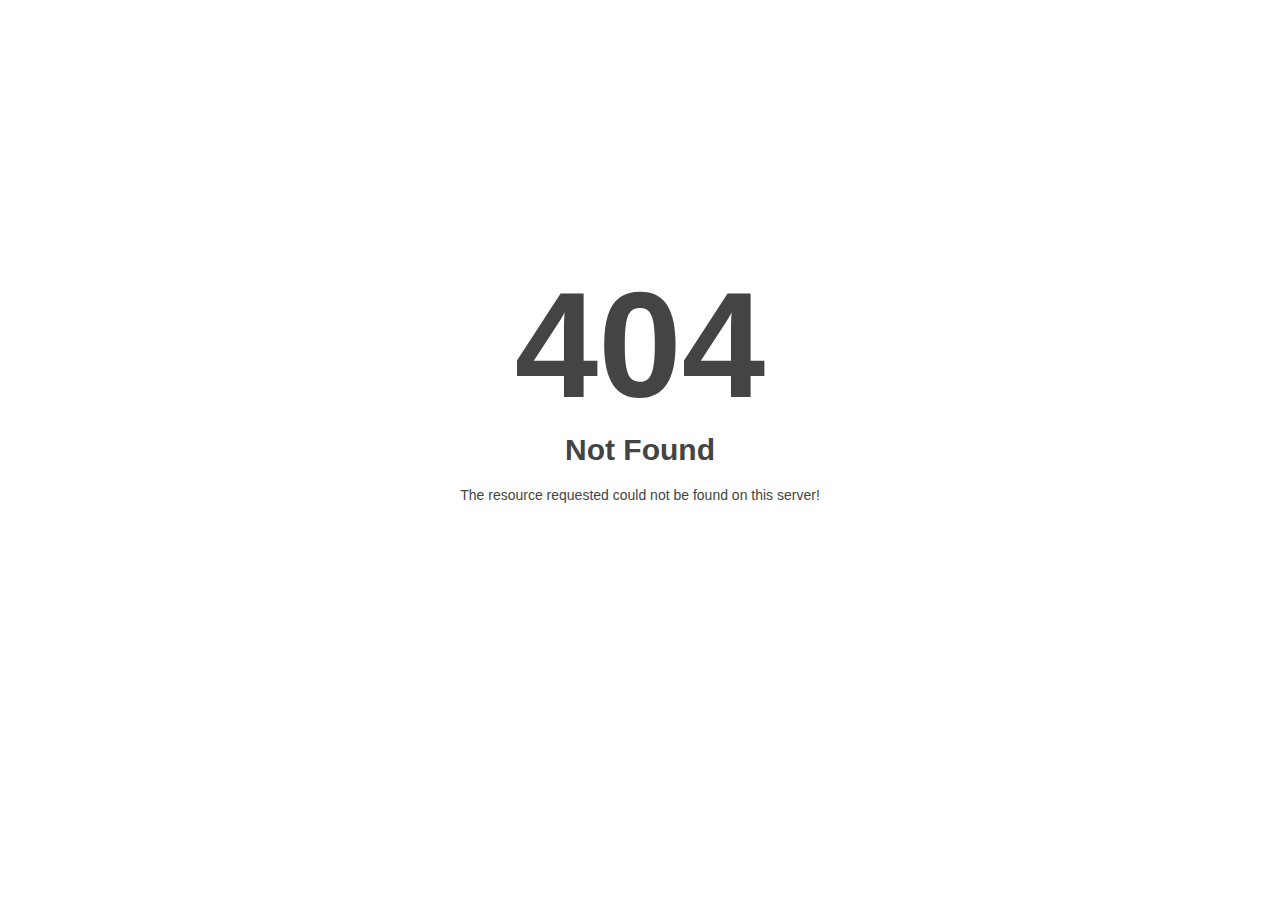
<file: assets/images/shapes/about-one-shape-3-dark.html>
<!DOCTYPE html>
<html style="height:100%">
<head>
<meta name="viewport" content="width=device-width, initial-scale=1, shrink-to-fit=no" />
<title> 404 Not Found
</title><style>@media (prefers-color-scheme:dark){body{background-color:#000!important}}</style></head>
<body style="color: #444; margin:0;font: normal 14px/20px Arial, Helvetica, sans-serif; height:100%; background-color: #fff;">
<div style="height:auto; min-height:100%; ">     <div style="text-align: center; width:800px; margin-left: -400px; position:absolute; top: 30%; left:50%;">
        <h1 style="margin:0; font-size:150px; line-height:150px; font-weight:bold;">404</h1>
<h2 style="margin-top:20px;font-size: 30px;">Not Found
</h2>
<p>The resource requested could not be found on this server!</p>
</div></div></body></html>
</file>
<file: assets/vendors/jarallax/jarallax.css>
.jarallax {
    position: relative;
    z-index: 0;
}
.jarallax > .jarallax-img {
    position: absolute;
    object-fit: cover;
    /* support for plugin https://github.com/bfred-it/object-fit-images */
    font-family: 'object-fit: cover;';
    top: 0;
    left: 0;
    width: 100%;
    height: 100%;
    z-index: -1;
}
</file>
<file: assets/vendors/nouislider/nouislider.pips.css>
/* Base;
 *
 */
.noUi-pips,
.noUi-pips * {
-moz-box-sizing: border-box;
	box-sizing: border-box;
}
.noUi-pips {
	position: absolute;
	font: 400 12px Arial;
	color: #999;
}

/* Values;
 *
 */
.noUi-value {
	width: 40px;
	position: absolute;
	text-align: center;
}
.noUi-value-sub {
	color: #ccc;
	font-size: 10px;
}

/* Markings;
 *
 */
.noUi-marker {
	position: absolute;
	background: #CCC;
}
.noUi-marker-sub {
	background: #AAA;
}
.noUi-marker-large {
	background: #AAA;
}

/* Horizontal layout;
 *
 */
.noUi-pips-horizontal {
	padding: 10px 0;
	height: 50px;
	top: 100%;
	left: 0;
	width: 100%;
}
.noUi-value-horizontal {
	margin-left: -20px;
	padding-top: 20px;
}
.noUi-value-horizontal.noUi-value-sub {
	padding-top: 15px;
}

.noUi-marker-horizontal.noUi-marker {
	margin-left: -1px;
	width: 2px;
	height: 5px;
}
.noUi-marker-horizontal.noUi-marker-sub {
	height: 10px;
}
.noUi-marker-horizontal.noUi-marker-large {
	height: 15px;
}

/* Vertical layout;
 *
 */
.noUi-pips-vertical {
	padding: 0 10px;
	height: 100%;
	top: 0;
	left: 100%;
}
.noUi-value-vertical {
	width: 15px;
	margin-left: 20px;
	margin-top: -5px;
}

.noUi-marker-vertical.noUi-marker {
	width: 5px;
	height: 2px;
	margin-top: -1px;
}
.noUi-marker-vertical.noUi-marker-sub {
	width: 10px;
}
.noUi-marker-vertical.noUi-marker-large {
	width: 15px;
}
</file>
<file: assets/vendors/ogenix-icons/style.css>
@font-face {
  font-family: 'icomoon';
  src: url('fonts/icomoon78ed.eot?orkqwr');
  src: url('fonts/icomoon78ed.eot?orkqwr#iefix') format('embedded-opentype'),
    url('fonts/icomoon78ed.ttf?orkqwr') format('truetype'),
    url('fonts/icomoon78ed.woff?orkqwr') format('woff'),
    url('fonts/icomoon78ed.svg?orkqwr#icomoon') format('svg');
  font-weight: normal;
  font-style: normal;
  font-display: block;
}

[class^="icon-"],
[class*=" icon-"] {
  /* use !important to prevent issues with browser extensions that change fonts */
  font-family: 'icomoon' !important;
  speak: never;
  font-style: normal;
  font-weight: normal;
  font-variant: normal;
  text-transform: none;
  line-height: 1;

  /* Better Font Rendering =========== */
  -webkit-font-smoothing: antialiased;
  -moz-osx-font-smoothing: grayscale;
}





.icon-agriculture:before {
  content: "\e900";
}

.icon-apple:before {
  content: "\e901";
}

.icon-chop:before {
  content: "\e902";
}

.icon-cinnamon:before {
  content: "\e903";
}

.icon-close:before {
  content: "\e904";
}

.icon-corn:before {
  content: "\e905";
}

.icon-customer-service:before {
  content: "\e906";
}

.icon-diet:before {
  content: "\e907";
}

.icon-eggs:before {
  content: "\e908";
}

.icon-farm:before {
  content: "\e909";
}

.icon-farmer:before {
  content: "\e90a";
}

.icon-farmer-1:before {
  content: "\e90b";
}

.icon-folder:before {
  content: "\e90c";
}

.icon-food-service:before {
  content: "\e90d";
}

.icon-free-delivery:before {
  content: "\e90e";
}

.icon-french-toast:before {
  content: "\e90f";
}

.icon-fresh:before {
  content: "\e910";
}

.icon-fruit:before {
  content: "\e911";
}

.icon-fruits:before {
  content: "\e912";
}

.icon-global-shipping:before {
  content: "\e913";
}

.icon-groceries:before {
  content: "\e914";
}

.icon-harvest:before {
  content: "\e915";
}

.icon-help:before {
  content: "\e916";
}

.icon-iced-coffee:before {
  content: "\e917";
}

.icon-list:before {
  content: "\e918";
}

.icon-magnifying-glass:before {
  content: "\e919";
}

.icon-mailbox:before {
  content: "\e91a";
}

.icon-maps-and-flags:before {
  content: "\e91b";
}

.icon-meat:before {
  content: "\e91c";
}

.icon-menu:before {
  content: "\e91d";
}

.icon-milk-box:before {
  content: "\e91e";
}

.icon-organic:before {
  content: "\e91f";
}

.icon-organic-food:before {
  content: "\e920";
}

.icon-package-box:before {
  content: "\e921";
}

.icon-payment-security:before {
  content: "\e922";
}

.icon-phone-ringing:before {
  content: "\e923";
}

.icon-quote:before {
  content: "\e924";
}

.icon-right-arrow:before {
  content: "\e925";
}

.icon-left-arrow:before {
  content: "\e926";
}

.icon-up-arrow:before {
  content: "\e927";
}

.icon-down-arrow:before {
  content: "\e928";
}

.icon-salad:before {
  content: "\e929";
}

.icon-salad-1:before {
  content: "\e92a";
}

.icon-shopping-cart:before {
  content: "\e92b";
}

.icon-store:before {
  content: "\e92c";
}

.icon-tick:before {
  content: "\e92d";
}

.icon-trophy:before {
  content: "\e92e";
}

.icon-vase:before {
  content: "\e92f";
}

.icon-vegetable:before {
  content: "\e930";
}

.icon-walnut:before {
  content: "\e931";
}
</file>
<file: assets/vendors/reey-font/stylesheet.css>
/*! Generated by Font Squirrel (https://www.fontsquirrel.com) on January 28, 2021 */



@font-face {
    font-family: 'reeyregular';
    src: url('reey-regular-webfont.woff2') format('woff2'),
         url('reey-regular-webfont.woff') format('woff');
    font-weight: normal;
    font-style: normal;

}
</file>
<file: assets/vendors/nice-select/nice-select.css>
.nice-select {
    position: relative;
    display: block;
    -webkit-tap-highlight-color: transparent;
    background-color: #f6f4f9;
    border-radius: 0px;
    border: 0px solid #e4e4e4;
    box-sizing: border-box;
    clear: both;
    cursor: pointer;
    float: left;
    font-family: inherit;
    color: #888888;
    font-size: 14px;
    font-weight: 300;
    height: 50px;
    line-height: 48px;
    outline: none;
    padding-left: 25px;
    padding-right: 25px;
    text-align: left !important;
    -webkit-transition: all 0.2s ease-in-out;
    transition: all 0.2s ease-in-out;
    -webkit-user-select: none;
    -moz-user-select: none;
    -ms-user-select: none;
    user-select: none;
    white-space: nowrap;
    width: auto;
}

.nice-select:hover {
    border-color: #6e7a7a;
}

.nice-select:active,
.nice-select.open,
.nice-select:focus {
    border-color: #6e7a7a;
}


.nice-select:after {
    position: absolute;
    right: 17px;
    top: 50%;
    margin-top: -4px;
    display: block;
    border-bottom: 2px solid var(--ogenix-gray);
    border-right: 2px solid var(--ogenix-gray);
    content: '';
    width: 7px;
    height: 7px;
    pointer-events: none;
    -webkit-transform-origin: 66% 66%;
    -ms-transform-origin: 66% 66%;
    transform-origin: 66% 66%;
    -webkit-transform: rotate(45deg);
    -ms-transform: rotate(45deg);
    transform: rotate(45deg);
    -webkit-transition: all 0.15s ease-in-out;
    transition: all 0.15s ease-in-out;
}

.nice-select.open:after {
    -webkit-transform: rotate(-135deg);
    -ms-transform: rotate(-135deg);
    transform: rotate(-135deg);
}

.nice-select.open .list {
    opacity: 1;
    pointer-events: auto;
    -webkit-transform: scale(1) translateY(0);
    -ms-transform: scale(1) translateY(0);
    transform: scale(1) translateY(0);
}

.nice-select.disabled {
    border-color: #ededed;
    color: #999;
    pointer-events: none;
}

.nice-select.disabled:after {
    border-color: #cccccc;
}

.nice-select.wide {
    width: 100%;
}

.nice-select.wide .list {
    left: 0 !important;
    right: 0 !important;
}


.nice-select.right {
    float: right;
}

.nice-select.right .list {
    left: auto;
    right: 0;
}

.nice-select.small {
    font-size: 12px;
    height: 36px;
    line-height: 34px;
}

.nice-select.small:after {
    height: 4px;
    width: 4px;
}

.nice-select.small .option {
    line-height: 34px;
    min-height: 34px;
}


.nice-select .list {
    background-color: var(--ogenix-base);
    border-radius: var(--ogenix-bdr-radius);
    box-sizing: border-box;
    margin-top: 0px;
    opacity: 0;
    overflow: hidden;
    padding: 0;
    pointer-events: none;
    position: absolute;
    top: 100%;
    left: 0;
    -webkit-transform-origin: 50% 0;
    -ms-transform-origin: 50% 0;
    transform-origin: 50% 0;
    -webkit-transform: scale(0.75) translateY(-21px);
    -ms-transform: scale(0.75) translateY(-21px);
    transform: scale(0.75) translateY(-21px);
    -webkit-transition: all 0.2s cubic-bezier(0.5, 0, 0, 1.25), opacity 0.15s ease-out;
    transition: all 0.2s cubic-bezier(0.5, 0, 0, 1.25), opacity 0.15s ease-out;
    z-index: 9;
}

.nice-select .list:hover .option:not(:hover) {
    background-color: transparent !important;
}

.nice-select .option {
    color: #ffffff;
    font-weight: 500;
    line-height: 40px;
    list-style: none;
    min-height: 40px;
    outline: none;
    padding-left: 18px;
    padding-right: 29px;
    text-align: left;
    cursor: pointer;
    -webkit-transition: all 0.2s;
    transition: all 0.2s;
}

.nice-select .option:hover,
.nice-select .option.focus,
.nice-select .option.selected.focus {
    color: #ffffff;
    background-color: var(--ogenix-black);
}

.nice-select .option.selected {
    font-weight: 700;
}

.nice-select .option.disabled {
    background-color: transparent;
    color: #999;
    cursor: default;
}

.no-csspointerevents .nice-select .list {
    display: none;
}

.no-csspointerevents .nice-select.open .list {
    display: block;
}

.get-flight-two__inner .nice-select:after {
    border-bottom: 2px solid var(--ogenix-gray);
    border-right: 2px solid var(--ogenix-gray);
}
</file>
<file: assets/css/ogenix.css>
/*--------------------------------------------------------------
>>> TABLE OF CONTENTS:
----------------------------------------------------------------
# Utility
# Cards
# Common
# Form
# Navigations
# Animations
# Mobile Nav
# Search Popup
# Page Header
# Google Map
# Client Carousel
--------------------------------------------------------------*/

/*--------------------------------------------------------------
# Common
--------------------------------------------------------------*/
:root {
  --ogenix-font: 'Manrope', sans-serif;
  --ogenix-font-two: 'Caveat', cursive;
  --ogenix-reey-font: "reeyregular";
  --ogenix-white: #ffffff;
  --ogenix-white-rgb: 255, 255, 255;
  --ogenix-base: #50a72c;
  --ogenix-base-rgb: 80, 167, 44;
  --ogenix-black: #2a491d;
  --ogenix-black-rgb: 42, 73, 29;
  --ogenix-primary: #ffbd3c;
  --ogenix-primary-rgb: 255, 189, 60;
  --ogenix-gray: #7d8978;
  --ogenix-gray-rgb: 125, 137, 120;
  --ogenix-extra: #f3f3ed;
  --ogenix-extra-rgb: 243, 243, 237;
  --ogenix-bdr-color: #eaeae2;
  --ogenix-bdr-color-rgb: 234, 234, 226;
  --ogenix-letter-spacing: -0.04em;
  --ogenix-bdr-radius: 6px;
}

.row {
  --bs-gutter-x: 30px;
}

.gutter-y-30 {
  --bs-gutter-y: 30px;
}

body {
  font-family: var(--ogenix-font);
  color: var(--ogenix-gray);
  font-size: 16px;
  line-height: 30px;
  font-weight: 500;
  direction: ltr;
}

body.locked {
  overflow: hidden;
}

a {
  color: var(--ogenix-gray);
}

a,
a:hover,
a:focus,
a:visited {
  text-decoration: none;
}

::-webkit-input-placeholder {
  color: inherit;
  opacity: 1;
}

:-ms-input-placeholder {
  color: inherit;
  opacity: 1;
}

::-ms-input-placeholder {
  color: inherit;
  opacity: 1;
}

::placeholder {
  color: inherit;
  opacity: 1;
}

h1,
h2,
h3,
h4,
h5,
h6 {
  font-family: var(--ogenix-font);
  color: var(--ogenix-black);
  margin: 0;
  letter-spacing: var(--ogenix-letter-spacing);
}

p {
  margin: 0;
}

dl,
ol,
ul {
  margin-top: 0;
  margin-bottom: 0;
}

::-webkit-input-placeholder {
  color: inherit;
  opacity: 1;
}

:-ms-input-placeholder {
  color: inherit;
  opacity: 1;
}

::-ms-input-placeholder {
  color: inherit;
  opacity: 1;
}

::placeholder {
  color: inherit;
  opacity: 1;
}

.page-wrapper {
  position: relative;
  margin: 0 auto;
  width: 100%;
  min-width: 300px;
  overflow: hidden;
}

.container {
  padding-left: 15px;
  padding-right: 15px;
}

@media (min-width: 1200px) {
  .container {
    max-width: 1200px;
  }
}

::-webkit-input-placeholder {
  color: inherit;
  opacity: 1;
}

:-ms-input-placeholder {
  color: inherit;
  opacity: 1;
}

::-ms-input-placeholder {
  color: inherit;
  opacity: 1;
}

::placeholder {
  color: inherit;
  opacity: 1;
}

.section-separator {
  border-color: var(--ogenix-border);
  border-width: 1px;
  margin-top: 0;
  margin-bottom: 0;
}

#particles-js {
  position: absolute;
  top: 0;
  left: 0;
  right: 0;
  bottom: 0;
  width: 100%;
  height: 100%;
  background-position: 50% 50%;
  opacity: 0.4;
  z-index: -1;
}

/*--------------------------------------------------------------
# Custom Cursor
--------------------------------------------------------------*/
.custom-cursor__cursor {
  width: 25px;
  height: 25px;
  border-radius: 100%;
  border: 1px solid var(--ogenix-base);
  -webkit-transition: all 200ms ease-out;
  transition: all 200ms ease-out;
  position: fixed;
  pointer-events: none;
  left: 0;
  top: 0;
  -webkit-transform: translate(calc(-50% + 5px), -50%);
  transform: translate(calc(-50% + 5px), -50%);
  z-index: 999991;
}

.custom-cursor__cursor-two {
  width: 10px;
  height: 10px;
  border-radius: 100%;
  background-color: var(--ogenix-base);
  opacity: .3;
  position: fixed;
  -webkit-transform: translate(-50%, -50%);
  transform: translate(-50%, -50%);
  pointer-events: none;
  -webkit-transition: width .3s, height .3s, opacity .3s;
  transition: width .3s, height .3s, opacity .3s;
  z-index: 999991;
}

.custom-cursor__hover {
  background-color: var(--ogenix-base);
  opacity: 0.4;
}

.custom-cursor__innerhover {
  width: 25px;
  height: 25px;
  opacity: .4;
}


.thm-btn {
  position: relative;
  display: inline-block;
  vertical-align: middle;
  outline: none;
  background-color: var(--ogenix-primary);
  color: var(--ogenix-white);
  font-size: 14px;
  font-weight: 800;
  padding: 9px 40px 11px;
  transition: all 0.5s linear;
  border-radius: 25px;
  overflow: hidden;
  z-index: 1;
}

.thm-btn:hover {
  color: var(--ogenix-white);
}

.thm-btn:before {
  content: "";
  position: absolute;
  top: 0;
  right: 0;
  bottom: 0;
  width: 60px;
  background-color: #f7b534;
  border-top-right-radius: 25px;
  border-bottom-right-radius: 25px;
  clip-path: polygon(50% 0, 100% 0%, 100% 100%, 0% 100%);
  transition: all 0.5s linear;
  z-index: -1;
}

.thm-btn:hover:before {
  width: 190%;
}

.section-title {
  position: relative;
  display: block;
  margin-top: -5px;
  margin-bottom: 50px;
}

.section-title__tagline {
  position: relative;
  display: inline-block;
  font-size: 24px;
  line-height: 24px;
  color: var(--ogenix-base);
  font-weight: 700;
  font-family: var(--ogenix-font-two);
}

.section-title__title {
  margin: 0;
  color: var(--ogenix-black);
  font-size: 45px;
  line-height: 54px;
  font-weight: 900;
  margin-top: 1px;
  letter-spacing: var(--ogenix-letter-spacing);
}

.bootstrap-select .btn-light:not(:disabled):not(.disabled).active,
.bootstrap-select .btn-light:not(:disabled):not(.disabled):active,
.bootstrap-select .show>.btn-light.dropdown-toggle {
  -webkit-box-shadow: none !important;
  box-shadow: none !important;
  outline: none !important;
}

.bootstrap-select>.dropdown-toggle {
  -webkit-box-shadow: none !important;
  box-shadow: none !important;
}

.bootstrap-select .dropdown-toggle:focus,
.bootstrap-select>select.mobile-device:focus+.dropdown-toggle {
  outline: none !important;
}

.bootstrap-select .dropdown-menu {
  border: 0;
  padding-top: 0;
  padding-bottom: 0;
  margin-top: 0;
  z-index: 991;
  border-radius: 0;
}

.bootstrap-select .dropdown-menu>li+li>a {
  border-top: 1px solid rgba(255, 255, 255, 0.2);
}

.bootstrap-select .dropdown-menu>li.selected>a {
  background: var(--ogenix-primary);
  color: #fff;
}

.bootstrap-select .dropdown-menu>li>a {
  font-size: 16px;
  font-weight: 500;
  padding: 4px 20px;
  color: #ffffff;
  background: var(--ogenix-base);
  -webkit-transition: all 0.4s ease;
  transition: all 0.4s ease;
}

.bootstrap-select .dropdown-menu>li>a:hover {
  background: var(--ogenix-black);
  color: var(--ogenix-white);
  cursor: pointer;
}

.preloader {
  position: fixed;
  background-color: #fff;
  background-position: center center;
  background-repeat: no-repeat;
  top: 0;
  left: 0;
  right: 0;
  bottom: 0;
  z-index: 99999;
  display: -webkit-box;
  display: -ms-flexbox;
  display: flex;
  -webkit-box-pack: center;
  -ms-flex-pack: center;
  justify-content: center;
  -webkit-box-align: center;
  -ms-flex-align: center;
  align-items: center;
  text-align: center;
}

.preloader__image {
  -webkit-animation-fill-mode: both;
  animation-fill-mode: both;
  -webkit-animation-name: flipInY;
  animation-name: flipInY;
  -webkit-animation-duration: 2s;
  animation-duration: 2s;
  -webkit-animation-iteration-count: infinite;
  animation-iteration-count: infinite;
  background-image: url(../images/loader.png);
  background-repeat: no-repeat;
  background-position: center center;
  background-size: 60px auto;
  width: 100%;
  height: 100%;
}

/* scroll to top */
.scroll-to-top {
  display: inline-block;
  width: 50px;
  height: 50px;
  background: var(--ogenix-base);
  position: fixed;
  bottom: 40px;
  right: 40px;
  z-index: 99;
  text-align: center;
  -webkit-transition: all 0.4s ease;
  transition: all 0.4s ease;
  display: none;
  border-radius: 50%;
  cursor: pointer;
}

.scroll-to-top i {
  color: var(--ogenix-white);
  font-size: 18px;
  line-height: 50px;
  -webkit-transition: all 0.4s ease;
  transition: all 0.4s ease;
  position: relative;
  display: inline-block;
}

.scroll-to-top:hover {
  background-color: var(--ogenix-black);
}

.scroll-to-top:hover i {
  color: #fff;
}


/*--------------------------------------------------------------
# Navigations One
--------------------------------------------------------------*/
.main-header {
  position: relative;
  display: block;
  transition: all 500ms ease;
  z-index: 999;
}

.main-header__wrapper {
  position: relative;
  display: block;
  z-index: 1;
}

.main-header__wrapper-inner {
  position: relative;
  display: block;
  z-index: 1;
}

.main-header__logo {
  position: absolute;
  background-color: var(--ogenix-black);
  padding: 0px 32px 0px;
  top: 0;
  bottom: 0;
  left: 0;
  display: flex;
  align-items: center;
  justify-content: center;
  z-index: 2;
}

.main-header__right {
  display: block;
}

.main-header__top {
  position: relative;
  display: block;
  background-color: var(--ogenix-black);
  z-index: 1;
}

.main-header__top-inner {
  position: relative;
  display: flex;
  align-items: center;
  justify-content: space-between;
  flex-wrap: wrap;
  padding: 0px 60px 0px;
  padding-left: 285px;
  z-index: 1;
}

.main-header__top-left {
  position: relative;
  display: flex;
  align-items: center;
}

.main-header__top-left-text {
  font-size: 13px;
  color: #91a589;
}

.main-header__social {
  position: relative;
  display: flex;
  align-items: center;
  background-color: #223d17;
  padding: 13px 40px 13px;
  margin-left: 30px;
}

.main-header__social a {
  position: relative;
  display: flex;
  align-items: center;
  font-size: 14px;
  color: var(--ogenix-white);
  -webkit-transition: all 500ms ease;
  transition: all 500ms ease;
}

.main-header__social a:hover {
  color: var(--ogenix-primary);
}

.main-header__social a+a {
  margin-left: 25px;
}

.main-header__top-right {
  display: block;
}

.main-header__contact-list {
  position: relative;
  display: flex;
  align-items: center;
}

.main-header__contact-list li {
  position: relative;
  display: flex;
  align-items: center;
}

.main-header__contact-list li:before {
  content: "";
  position: absolute;
  top: 6px;
  bottom: 5px;
  right: -30px;
  width: 1px;
  background-color: rgba(var(--ogenix-white-rgb), .10);
}

.main-header__contact-list li:last-child:before {
  display: none;
}

.main-header__contact-list li+li {
  margin-left: 60px;
}

.main-header__contact-list li .icon {
  position: relative;
  display: flex;
  align-items: center;
}

.main-header__contact-list li .icon i {
  font-size: 15px;
  color: var(--ogenix-primary);
}

.main-header__contact-list li .text {
  margin-left: 10px;
}

.main-header__contact-list li .text p {
  font-size: 13px;
  color: #91a589;
}

.main-header__contact-list li .text p a {
  color: #91a589;
  -webkit-transition: all 500ms ease;
  transition: all 500ms ease;
}

.main-header__contact-list li .text p a:hover {
  color: var(--ogenix-white);
}

.main-header__right-bottom {
  display: block;
}

.main-menu {
  display: block;
}

.main-menu__wrapper {
  display: block;
  padding: 0px 0px;
}

.main-menu__wrapper-inner {
  display: flex;
  align-items: center;
  justify-content: space-between;
  flex-wrap: wrap;
  padding: 0 60px;
  padding-left: 285px;
  background-color: rgb(255, 255, 255);
  box-shadow: 0px 10px 60px 0px rgba(0, 0, 0, 0.05);
}

.main-menu__main-menu-box {
  display: block;
}

.main-menu__right {
  position: relative;
  display: block;
}

.main-menu__search-cart-btn {
  position: relative;
  display: flex;
  align-items: center;
  padding: 20px 0 20px;
}

.main-menu__search-cart-box {
  position: relative;
  display: flex;
  align-items: center;
}

.main-menu__search-cart-box:before {
  content: "";
  position: absolute;
  top: 4px;
  bottom: 3px;
  left: -30px;
  width: 1px;
  background-color: var(--ogenix-bdr-color);
}

.main-menu__search-box {
  position: relative;
  display: block;
}

.main-menu__search {
  position: relative;
  display: flex;
  align-items: center;
  font-size: 16px;
  color: var(--ogenix-black);
  font-weight: 300;
  -webkit-transition: all 500ms ease;
  transition: all 500ms ease;
}

.main-menu__search i {
  font-size: 17px;
  color: var(--ogenix-black);
  padding-right: 10px;
}

.main-menu__search:hover {
  color: var(--ogenix-base);
}

.main-menu__cart-box {
  position: relative;
  display: block;
  margin-left: 30px;
  margin-right: 10px;
}

.main-menu__cart {
  position: relative;
  display: flex;
  align-items: center;
  font-size: 24px;
  color: var(--ogenix-white);
  -webkit-transition: all 500ms ease;
  transition: all 500ms ease;
  height: 50px;
  width: 50px;
  background-color: var(--ogenix-primary);
  border-radius: 50%;
  justify-content: center;
}

.main-menu__cart:hover {
  background-color: var(--ogenix-base);
  color: var(--ogenix-white);
}

.main-menu__btn-box {
  position: relative;
  display: block;
}

.main-menu__btn {
  background-color: var(--ogenix-base);
}

.main-menu__btn:before {
  background-color: #4a9e27;
}


.stricky-header.main-menu {
  background-color: var(--ogenix-black);
}

.stricky-header .main-menu__wrapper-inner {
  padding: 0 60px;
  padding-left: 60px;
}

.main-menu .main-menu__list,
.main-menu .main-menu__list>li>ul,
.main-menu .main-menu__list>li>ul>li>ul,
.stricky-header .main-menu__list,
.stricky-header .main-menu__list>li>ul,
.stricky-header .main-menu__list>li>ul>li>ul {
  margin: 0;
  padding: 0;
  list-style-type: none;
  -webkit-box-align: center;
  -ms-flex-align: center;
  align-items: center;
  display: none;
}



@media (min-width: 1200px) {

  .main-menu .main-menu__list,
  .main-menu .main-menu__list>li>ul,
  .main-menu .main-menu__list>li>ul>li>ul,
  .stricky-header .main-menu__list,
  .stricky-header .main-menu__list>li>ul,
  .stricky-header .main-menu__list>li>ul>li>ul {
    display: -webkit-box;
    display: -ms-flexbox;
    display: flex;
  }
}

.main-menu .main-menu__list>li,
.stricky-header .main-menu__list>li {
  padding-top: 30px;
  padding-bottom: 30px;
  position: relative;
}

.main-menu .main-menu__list>li+li,
.stricky-header .main-menu__list>li+li {
  margin-left: 85px;
}

.main-menu .main-menu__list>li>a,
.stricky-header .main-menu__list>li>a {
  font-size: 16px;
  display: -webkit-box;
  display: -ms-flexbox;
  display: flex;
  -webkit-box-align: center;
  -ms-flex-align: center;
  align-items: center;
  color: var(--ogenix-gray);
  position: relative;
  -webkit-transition: all 500ms ease;
  transition: all 500ms ease;
  font-weight: 600;
  letter-spacing: 0;
}

.main-menu .main-menu__list>li>a::before,
.stricky-header .main-menu__list>li>a::before {
  content: "";
  height: 3px;
  border-radius: 0px;
  background-image: -moz-linear-gradient(0deg, rgb(80, 167, 44) 0%, rgb(255, 189, 60) 100%);
  background-image: -webkit-linear-gradient(0deg, rgb(80, 167, 44) 0%, rgb(255, 189, 60) 100%);
  background-image: -ms-linear-gradient(0deg, rgb(80, 167, 44) 0%, rgb(255, 189, 60) 100%);
  position: absolute;
  bottom: -30px;
  left: 0;
  right: 0;
  transition: transform 500ms ease;
  transform: scale(0, 1);
  transform-origin: left center;
  z-index: 1;
}

.main-menu .main-menu__list>li.dropdown>a {
  padding-right: 16px;
}

.main-menu .main-menu__list>li.dropdown>a:after {
  position: absolute;
  top: 55%;
  right: 0;
  font-family: "Font Awesome 5 Free";
  content: "\f107";
  font-size: 13px;
  color: var(--ogenix-gray);
  transform: translateY(-50%);
  -webkit-transition: all 500ms ease;
  transition: all 500ms ease;
  z-index: 1;
}

.main-menu .main-menu__list>li.current>a,
.main-menu .main-menu__list>li:hover>a,
.stricky-header .main-menu__list>li.current>a,
.stricky-header .main-menu__list>li:hover>a {
  color: var(--ogenix-black);
}

.main-menu .main-menu__list>li.current>a::before,
.main-menu .main-menu__list>li:hover>a::before,
.stricky-header .main-menu__list>li.current>a::before,
.stricky-header .main-menu__list>li:hover>a::before {
  transform: scale(1, 1);
  transform-origin: right center;
  background-color: var(--ogenix-base);
}

.main-menu .main-menu__list>li.current>a::after,
.main-menu .main-menu__list>li:hover>a::after,
.stricky-header .main-menu__list>li.current>a::after,
.stricky-header .main-menu__list>li:hover>a::after {
  color: var(--ogenix-black);
}

.main-menu .main-menu__list>li>ul,
.main-menu .main-menu__list>li>ul>li>ul,
.stricky-header .main-menu__list>li>ul,
.stricky-header .main-menu__list>li>ul>li>ul {
  position: absolute;
  top: 100%;
  left: 0;
  min-width: 270px;
  -webkit-box-orient: vertical;
  -webkit-box-direction: normal;
  -ms-flex-direction: column;
  flex-direction: column;
  -webkit-box-pack: start;
  -ms-flex-pack: start;
  justify-content: flex-start;
  -webkit-box-align: start;
  -ms-flex-align: start;
  align-items: flex-start;
  opacity: 0;
  visibility: hidden;
  -webkit-transform-origin: top center;
  transform-origin: top center;
  -webkit-transform: scaleY(0) translateZ(100px);
  transform: scaleY(0) translateZ(100px);
  -webkit-transition: opacity 500ms ease, visibility 500ms ease, -webkit-transform 700ms ease;
  transition: opacity 500ms ease, visibility 500ms ease, -webkit-transform 700ms ease;
  transition: opacity 500ms ease, visibility 500ms ease, transform 700ms ease;
  transition: opacity 500ms ease, visibility 500ms ease, transform 700ms ease, -webkit-transform 700ms ease;
  z-index: 99;
  background-color: rgb(255, 255, 255);
  padding: 24px 20px 24px;
  border-radius: var(--ogenix-bdr-radius);
}

.sub-menu {
  box-shadow: 0px 10px 60px 0px rgba(0, 0, 0, 0.07);
}

.main-menu .main-menu__list>li>ul>li>ul>li>ul,
.stricky-header .main-menu__list>li>ul>li>ul>li>ul {
  display: none;
}

.main-menu .main-menu__list>li:hover>ul,
.main-menu .main-menu__list>li>ul>li:hover>ul,
.stricky-header .main-menu__list>li:hover>ul,
.stricky-header .main-menu__list>li>ul>li:hover>ul {
  opacity: 1;
  visibility: visible;
  -webkit-transform: scaleY(1) translateZ(0px);
  transform: scaleY(1) translateZ(0px);
}

.main-menu .main-menu__list>li>ul>li,
.main-menu .main-menu__list>li>ul>li>ul>li,
.stricky-header .main-menu__list>li>ul>li,
.stricky-header .main-menu__list>li>ul>li>ul>li {
  -webkit-box-flex: 1;
  -ms-flex: 1 1 100%;
  flex: 1 1 100%;
  width: 100%;
  position: relative;
}

.main-menu .main-menu__list>li>ul>li+li,
.main-menu .main-menu__list>li>ul>li>ul>li+li,
.stricky-header .main-menu__list>li>ul>li+li,
.stricky-header .main-menu__list>li>ul>li>ul>li+li {
  border-top: none;
  margin-top: 4px;
}

.main-menu .main-menu__list>li>ul>li>a,
.main-menu .main-menu__list>li>ul>li>ul>li>a,
.stricky-header .main-menu__list>li>ul>li>a,
.stricky-header .main-menu__list>li>ul>li>ul>li>a {
  position: relative;
  font-size: 16px;
  line-height: 30px;
  color: var(--ogenix-gray);
  font-weight: 600;
  display: -webkit-box;
  display: -ms-flexbox;
  display: flex;
  padding: 6px 20px 6px;
  -webkit-transition: 500ms;
  transition: 500ms;
  border-radius: var(--ogenix-bdr-radius);
}

.main-menu .main-menu__list>li>ul>li:hover>a,
.main-menu .main-menu__list>li>ul>li>ul>li:hover>a,
.stricky-header .main-menu__list>li>ul>li:hover>a,
.stricky-header .main-menu__list>li>ul>li>ul>li:hover>a {
  background-color: var(--ogenix-extra);
  color: var(--ogenix-black);
}

.main-menu .main-menu__list>li>ul>li>a::before,
.main-menu .main-menu__list>li>ul>li>ul>li>a::before,
.stricky-header .main-menu__list>li>ul>li>a::before,
.stricky-header .main-menu__list>li>ul>li>ul>li>a::before {
  position: absolute;
  top: 50%;
  right: 20px;
  font-family: "Font Awesome 5 Free";
  font-weight: 900;
  content: "\f105";
  font-size: 14px;
  color: var(--ogenix-base);
  transform: translateY(-50%) scale(0);
  -webkit-transition: 500ms;
  transition: 500ms;
}

.main-menu .main-menu__list>li>ul>li:hover>a::before,
.main-menu .main-menu__list>li>ul>li>ul>li:hover>a::before,
.stricky-header .main-menu__list>li>ul>li:hover>a::before,
.stricky-header .main-menu__list>li>ul>li>ul>li:hover>a::before {
  transform: translateY(-50%) scale(1);
}

.main-menu .main-menu__list>li>ul>li>ul,
.stricky-header .main-menu__list>li>ul>li>ul {
  top: 0;
  left: 100%;
}

.main-menu .main-menu__list li ul li>ul.right-align,
.stricky-header .main-menu__list li ul li>ul.right-align {
  top: 0;
  left: auto;
  right: 100%;
}

.main-menu-three__main-menu-box .main-menu__list>.megamenu,
.main-menu-two__main-menu-box .main-menu__list>.megamenu,
.main-menu__wrapper .main-menu__list>.megamenu {
  position: static;
}

.main-menu-three__main-menu-box .main-menu__list>.megamenu>ul,
.main-menu-two__main-menu-box .main-menu__list>.megamenu>ul,
.main-menu__wrapper .main-menu__list>.megamenu>ul {
  top: 100% !important;
  left: 0 !important;
  right: 0 !important;
  background-color: transparent;
}

.main-menu-three__main-menu-box .main-menu__list>.megamenu>ul>li,
.main-menu-two__main-menu-box .main-menu__list>.megamenu>ul>li,
.main-menu__wrapper .main-menu__list>.megamenu>ul>li {
  padding: 0 !important;
}

.stricky-header {
  position: fixed;
  z-index: 991;
  top: 0;
  left: 0;
  background-color: #fff;
  width: 100%;
  visibility: hidden;
  -webkit-transform: translateY(-120%);
  transform: translateY(-120%);
  -webkit-transition: visibility 500ms ease, -webkit-transform 500ms ease;
  transition: visibility 500ms ease, -webkit-transform 500ms ease;
  transition: transform 500ms ease, visibility 500ms ease;
  transition: transform 500ms ease, visibility 500ms ease, -webkit-transform 500ms ease;
  -webkit-box-shadow: 0px 10px 60px 0px rgba(0, 0, 0, 0.05);
  box-shadow: 0px 10px 60px 0px rgba(0, 0, 0, 0.05);
}

@media (max-width: 1199px) {
  .stricky-header {
    display: none !important;
  }
}

.stricky-header.stricky-fixed {
  -webkit-transform: translateY(0);
  transform: translateY(0);
  visibility: visible;
}

.stricky-header .main-menu__inner {
  -webkit-box-shadow: none;
  box-shadow: none;
  padding-right: 0;
  max-width: 1170px;
  width: 100%;
  margin: 0 auto;
}

.mobile-nav__buttons {
  display: -webkit-box;
  display: -ms-flexbox;
  display: flex;
  margin-left: auto;
  margin-right: 10px;
}

@media (min-width: 1200px) {
  .mobile-nav__buttons {
    display: none;
  }
}

.mobile-nav__buttons a {
  font-size: 20px;
  color: var(--ogenix-base);
  cursor: pointer;
}

.mobile-nav__buttons a+a {
  margin-left: 10px;
}

.mobile-nav__buttons a:hover {
  color: var(--ogenix-base);
}

.main-menu .mobile-nav__toggler {
  font-size: 20px;
  color: var(--ogenix-base);
  cursor: pointer;
  -webkit-transition: 500ms;
  transition: 500ms;
}

.main-menu .mobile-nav__toggler:hover {
  color: var(--ogenix-primary);
}

@media (min-width: 1200px) {
  .main-menu .mobile-nav__toggler {
    display: none;
  }
}

/*--------------------------------------------------------------
# Mobile Nav
--------------------------------------------------------------*/
.mobile-nav__wrapper {
  position: fixed;
  top: 0;
  left: 0;
  width: 100vw;
  height: 100vh;
  z-index: 999;
  -webkit-transform: translateX(-100%);
  transform: translateX(-100%);
  -webkit-transform-origin: left center;
  transform-origin: left center;
  -webkit-transition: visibility 500ms ease 500ms, -webkit-transform 500ms ease 500ms;
  transition: visibility 500ms ease 500ms, -webkit-transform 500ms ease 500ms;
  transition: transform 500ms ease 500ms, visibility 500ms ease 500ms;
  transition: transform 500ms ease 500ms, visibility 500ms ease 500ms, -webkit-transform 500ms ease 500ms;
  visibility: hidden;
}

.mobile-nav__wrapper .container {
  padding-left: 0;
  padding-right: 0;
}

.mobile-nav__wrapper.expanded {
  opacity: 1;
  -webkit-transform: translateX(0%);
  transform: translateX(0%);
  visibility: visible;
  -webkit-transition: visibility 500ms ease 0ms, -webkit-transform 500ms ease 0ms;
  transition: visibility 500ms ease 0ms, -webkit-transform 500ms ease 0ms;
  transition: transform 500ms ease 0ms, visibility 500ms ease 0ms;
  transition: transform 500ms ease 0ms, visibility 500ms ease 0ms, -webkit-transform 500ms ease 0ms;
}

.mobile-nav__overlay {
  position: absolute;
  top: 0;
  left: 0;
  right: 0;
  bottom: 0;
  background-color: #000000;
  opacity: 0.5;
  cursor: pointer;
}

.mobile-nav__content {
  width: 300px;
  background-color: var(--ogenix-black);
  z-index: 10;
  position: relative;
  height: 100%;
  overflow-y: auto;
  padding-top: 30px;
  padding-bottom: 30px;
  padding-left: 15px;
  padding-right: 15px;
  opacity: 0;
  visibility: hidden;
  -webkit-transform: translateX(-100%);
  transform: translateX(-100%);
  -webkit-transition: opacity 500ms ease 0ms, visibility 500ms ease 0ms, -webkit-transform 500ms ease 0ms;
  transition: opacity 500ms ease 0ms, visibility 500ms ease 0ms, -webkit-transform 500ms ease 0ms;
  transition: opacity 500ms ease 0ms, visibility 500ms ease 0ms, transform 500ms ease 0ms;
  transition: opacity 500ms ease 0ms, visibility 500ms ease 0ms, transform 500ms ease 0ms, -webkit-transform 500ms ease 0ms;
}

.mobile-nav__wrapper.expanded .mobile-nav__content {
  opacity: 1;
  visibility: visible;
  -webkit-transform: translateX(0);
  transform: translateX(0);
  -webkit-transition: opacity 500ms ease 500ms, visibility 500ms ease 500ms, -webkit-transform 500ms ease 500ms;
  transition: opacity 500ms ease 500ms, visibility 500ms ease 500ms, -webkit-transform 500ms ease 500ms;
  transition: opacity 500ms ease 500ms, visibility 500ms ease 500ms, transform 500ms ease 500ms;
  transition: opacity 500ms ease 500ms, visibility 500ms ease 500ms, transform 500ms ease 500ms, -webkit-transform 500ms ease 500ms;
}

.mobile-nav__content .logo-box {
  margin-bottom: 40px;
  display: -webkit-box;
  display: -ms-flexbox;
  display: flex;
}

.mobile-nav__close {
  position: absolute;
  top: 20px;
  right: 15px;
  font-size: 18px;
  color: var(--ogenix-white);
  cursor: pointer;
}

.mobile-nav__content .main-menu__list,
.mobile-nav__content .main-menu__list>li>ul,
.mobile-nav__content .main-menu__list>li>ul>li>ul {
  margin: 0;
  padding: 0;
  list-style-type: none;
}

.mobile-nav__content .main-menu__list>li>ul,
.mobile-nav__content .main-menu__list>li>ul>li>ul {
  display: none;
  border-top: 1px solid rgba(255, 255, 255, 0.1);
  margin-left: 0.5em;
}

.mobile-nav__content .main-menu__list>li:not(:last-child),
.mobile-nav__content .main-menu__list>li>ul>li:not(:last-child),
.mobile-nav__content .main-menu__list>li>ul>li>ul>li:not(:last-child) {
  border-bottom: 1px solid rgba(255, 255, 255, 0.1);
}

.mobile-nav__content .main-menu__list>li>a>.main-menu-border {
  display: none !important;
}

.mobile-nav__content .main-menu__list>li>a,
.mobile-nav__content .main-menu__list>li>ul>li>a,
.mobile-nav__content .main-menu__list>li>ul>li>ul>li>a {
  display: -webkit-box;
  display: -ms-flexbox;
  display: flex;
  -webkit-box-pack: justify;
  -ms-flex-pack: justify;
  justify-content: space-between;
  line-height: 30px;
  color: #ffffff;
  font-size: 14px;
  font-family: var(--ogenix-font);
  font-weight: 500;
  height: 46px;
  -webkit-box-align: center;
  -ms-flex-align: center;
  align-items: center;
  -webkit-transition: 500ms;
  transition: 500ms;
}

.mobile-nav__content .main-menu__list>li>a.expanded .mobile-nav__content .main-menu__list>li>ul>li>a.expanded .mobile-nav__content .main-menu__list>li>ul>li>ul>li>a.expanded {
  color: var(--ogenix-base);
}

.mobile-nav__content .main-menu__list li a.expanded {
  color: var(--ogenix-base);
}

.mobile-nav__content .main-menu__list>li>a>button,
.mobile-nav__content .main-menu__list>li>ul>li>a>button,
.mobile-nav__content .main-menu__list>li>ul>li>ul>li>a>button {
  width: 30px;
  height: 30px;
  background-color: var(--ogenix-base);
  border: none;
  outline: none;
  color: #fff;
  display: -webkit-box;
  display: -ms-flexbox;
  display: flex;
  -webkit-box-align: center;
  -ms-flex-align: center;
  align-items: center;
  -webkit-box-pack: center;
  -ms-flex-pack: center;
  justify-content: center;
  text-align: center;
  -webkit-transform: rotate(-90deg);
  transform: rotate(-90deg);
  -webkit-transition: -webkit-transform 500ms ease;
  transition: -webkit-transform 500ms ease;
  transition: transform 500ms ease;
  transition: transform 500ms ease, -webkit-transform 500ms ease;
  padding: 0;
}

.mobile-nav__content .main-menu__list>li>a>button.expanded,
.mobile-nav__content .main-menu__list>li>ul>li>a>button.expanded,
.mobile-nav__content .main-menu__list>li>ul>li>ul>li>a>button.expanded {
  -webkit-transform: rotate(0deg);
  transform: rotate(0deg);
  background-color: #fff;
  color: var(--ogenix-base);
}

/* no menu after 2rd level dropdown */
.mobile-nav__content .main-menu__list>li>ul>li>ul>li>a>button,
.mobile-nav__content .main-menu__list>li>ul>li>ul>li>ul {
  display: none !important;
}

.mobile-nav__content .main-menu__list li.cart-btn span {
  position: relative;
  top: auto;
  right: auto;
  -webkit-transform: translate(0, 0);
  transform: translate(0, 0);
}

.mobile-nav__content .main-menu__list li.cart-btn i {
  font-size: 16px;
}

.mobile-nav__top {
  display: -webkit-box;
  display: -ms-flexbox;
  display: flex;
  -webkit-box-align: center;
  -ms-flex-align: center;
  align-items: center;
  -webkit-box-pack: justify;
  -ms-flex-pack: justify;
  justify-content: space-between;
  margin-bottom: 30px;
}

.mobile-nav__top .main-menu__login a {
  color: var(--ogenix-text-dark);
}

.mobile-nav__container {
  border-top: 1px solid rgba(255, 255, 255, 0.1);
  border-bottom: 1px solid rgba(255, 255, 255, 0.1);
}

.mobile-nav__social {
  display: -webkit-box;
  display: -ms-flexbox;
  display: flex;
  -webkit-box-align: center;
  -ms-flex-align: center;
  align-items: center;
}

.mobile-nav__social a {
  font-size: 16px;
  color: var(--ogenix-white);
  -webkit-transition: 500ms;
  transition: 500ms;
}

.mobile-nav__social a+a {
  margin-left: 30px;
}

.mobile-nav__social a:hover {
  color: var(--ogenix-base);
}

.mobile-nav__contact {
  margin-bottom: 0;
  margin-top: 20px;
  margin-bottom: 20px;
}

.mobile-nav__contact li {
  color: var(--ogenix-text-dark);
  font-size: 14px;
  font-weight: 500;
  position: relative;
  display: -webkit-box;
  display: -ms-flexbox;
  display: flex;
  -webkit-box-align: center;
  -ms-flex-align: center;
  align-items: center;
}

.mobile-nav__contact li+li {
  margin-top: 15px;
}

.mobile-nav__contact li a {
  color: #ffffff;
  -webkit-transition: 500ms;
  transition: 500ms;
}

.mobile-nav__contact li a:hover {
  color: var(--ogenix-base);
}

.mobile-nav__contact li>i {
  width: 30px;
  height: 30px;
  border-radius: 50%;
  background-color: var(--ogenix-base);
  display: -webkit-box;
  display: -ms-flexbox;
  display: flex;
  -webkit-box-pack: center;
  -ms-flex-pack: center;
  justify-content: center;
  -webkit-box-align: center;
  -ms-flex-align: center;
  align-items: center;
  text-align: center;
  font-size: 11px;
  margin-right: 10px;
  color: #fff;
}

.mobile-nav__container .main-logo,
.mobile-nav__container .topbar__buttons,
.mobile-nav__container .main-menu__language,
.mobile-nav__container .main-menu__login {
  display: none;
}



/*--------------------------------------------------------------
# Home Showcase
--------------------------------------------------------------*/
.home-showcase {
  margin-top: -24px;
  margin-bottom: -24px;
}

.home-showcase__inner {
  padding: 40px 40px 36px;
  background-color: rgb(255, 255, 255);
  box-shadow: 0px 10px 60px 0px rgba(0, 0, 0, 0.07);
  border-radius: var(--ogenix-bdr-radius);
}

.home-showcase .row {
  --bs-gutter-x: 42px;
  --bs-gutter-y: 20px;
}

.home-showcase__image {
  position: relative;
  background-color: var(--ogenix-base);
  overflow: hidden;
  border-radius: var(--ogenix-bdr-radius);
}

.home-showcase__image>img {
  width: 100%;
  border-radius: var(--ogenix-bdr-radius);
  -webkit-transition: 500ms ease;
  transition: 500ms ease;
  -webkit-transform: scale(1);
  transform: scale(1);
}

.home-showcase__image:hover>img {
  opacity: 0.75;
}

.home-showcase__image:hover .home-showcase__buttons {
  -webkit-transform: scale(1, 1);
  transform: scale(1, 1);
  opacity: 1;
  visibility: visible;
}

.home-showcase__buttons {
  position: absolute;
  top: 0;
  left: 0;
  right: 0;
  bottom: 0;
  display: -webkit-box;
  display: -ms-flexbox;
  display: flex;
  -webkit-box-pack: center;
  -ms-flex-pack: center;
  justify-content: center;
  -webkit-box-align: center;
  -ms-flex-align: center;
  align-items: center;
  -webkit-box-orient: vertical;
  -webkit-box-direction: normal;
  -ms-flex-direction: column;
  flex-direction: column;
  -webkit-transform: scale(1, 0);
  transform: scale(1, 0);
  opacity: 0;
  visibility: hidden;
  -webkit-transform-origin: bottom center;
  transform-origin: bottom center;
  -webkit-transition: 500ms ease;
  transition: 500ms ease;
}

.home-showcase__buttons__item {
  padding: 10px 20px 10px;
  width: 150px;
  text-align: center;
}

.home-showcase__buttons__item+.home-showcase__buttons__item {
  margin-top: 10px;
}

.home-showcase__title {
  margin: 0;
  text-align: center;
  font-size: 16px;
  font-weight: 800;
  color: var(--ogenix-black);
  margin-top: 18px;
}

.mobile-nav__wrapper .home-showcase .row [class*=col-] {
  -webkit-box-flex: 0;
  -ms-flex: 0 0 100%;
  flex: 0 0 100%;
}

.mobile-nav__wrapper .home-showcase__inner {
  padding: 15px 0px;
  background-color: rgba(0, 0, 0, 0);
}

.mobile-nav__wrapper .home-showcase__title {
  color: var(--ogenix-white, #ffffff);
}

/*--------------------------------------------------------------
# Navigations Two
--------------------------------------------------------------*/
.main-header-two {
  position: relative;
  display: block;
  transition: all 500ms ease;
  z-index: 999;
}

.main-header-two__top {
  position: relative;
  display: block;
  background-color: rgb(255, 255, 255);
  box-shadow: 0px 1px 0px 0px rgba(234, 234, 226, 0.004);
  z-index: 2;
  border-bottom: 1px solid var(--ogenix-bdr-color);
}

.main-header-two__top-inner {
  position: relative;
  display: flex;
  align-items: center;
  justify-content: space-between;
  flex-wrap: wrap;
}

.main-header-two__logo {
  position: relative;
  display: block;
  padding-top: 23px;
  padding-bottom: 22px;
}

.main-header-two__right {
  position: relative;
  display: flex;
  align-items: center;
  padding: 29px 0;
}

.main-header-two__contact-list {
  position: relative;
  display: flex;
  align-items: center;
  padding: 17.5px 0;
}

.main-header-two__contact-list li {
  position: relative;
  display: flex;
  align-items: center;
}

.main-header-two__contact-list li+li {
  margin-left: 60px;
}

.main-header-two__contact-list li .icon {
  position: relative;
  display: flex;
  align-items: center;
}

.main-header-two__contact-list li .icon i {
  font-size: 15px;
  color: var(--ogenix-primary);
}

.main-header-two__contact-list li .text {
  margin-left: 10px;
}

.main-header-two__contact-list li .text p {
  font-size: 13px;
  color: var(--ogenix-gray);
  line-height: 13px;
}

.main-header-two__contact-list li .text p a {
  color: var(--ogenix-gray);
  -webkit-transition: all 500ms ease;
  transition: all 500ms ease;
}

.main-header-two__contact-list li .text p a:hover {
  color: var(--ogenix-black);
}

.main-header-two__search-cart-box {
  position: relative;
  display: flex;
  align-items: center;
  margin-left: 40px;
}

.main-header-two__search-form-box {
  position: relative;
  display: block;
}

.main-header-two__search-form {
  position: relative;
  display: block;
  max-width: 452px;
  width: 100%;
}

.main-header-two__search-input-box {
  position: relative;
  display: block;
}

.main-header-two__search-icon {
  position: absolute;
  top: 55%;
  left: 30px;
  transform: translateY(-50%);
}

.main-header-two__search-icon span {
  font-size: 18px;
  color: var(--ogenix-gray);
}

.main-header-two__search-input-box input[type="search"] {
  height: 50px;
  width: 100%;
  border: none;
  outline: none;
  background-color: var(--ogenix-extra);
  border-radius: 25px;
  padding-left: 60px;
  padding-right: 229px;
  font-size: 14px;
  font-weight: 400;
  color: var(--ogenix-gray);
}

.main-header-two__search-btn {
  position: absolute;
  top: 0;
  bottom: 0;
  right: 0;
  border: none;
  background-color: var(--ogenix-base);
}

.main-header-two__search-btn:before {
  background-color: #4a9e27;
}

.main-header-two__cart-box {
  position: relative;
  display: block;
  margin-left: 10px;
}

.main-header-two__cart {
  position: relative;
  display: flex;
  align-items: center;
  font-size: 24px;
  color: var(--ogenix-white);
  -webkit-transition: all 500ms ease;
  transition: all 500ms ease;
  height: 50px;
  width: 50px;
  background-color: var(--ogenix-primary);
  border-radius: 50%;
  justify-content: center;
}

.main-header-two__cart:hover {
  background-color: var(--ogenix-base);
  color: var(--ogenix-white);
}

.main-menu-two__wrapper {
  position: relative;
  display: block;
  background-color: rgb(243, 243, 237);
  box-shadow: 0px 10px 60px 0px rgba(0, 0, 0, 0.05);
  z-index: 1;
}

.main-menu-two__wrapper-inner {
  display: flex;
  align-items: center;
  justify-content: space-between;
  flex-wrap: wrap;
}

.main-header-two__social {
  position: relative;
  display: flex;
  align-items: center;
}

.main-header-two__social a {
  position: relative;
  display: flex;
  align-items: center;
  font-size: 15px;
  color: var(--ogenix-black);
  -webkit-transition: all 500ms ease;
  transition: all 500ms ease;
}

.main-header-two__social a+a {
  margin-left: 28px;
}

.main-header-two__social a:hover {
  color: var(--ogenix-base);
}

.main-menu-two__main-menu-box {
  display: block;
}

.main-menu-two__right {
  position: relative;
  display: block;
}

.main-menu-two__login {
  position: relative;
  display: flex;
  align-items: center;
}

.main-menu-two__login li {
  position: relative;
  display: flex;
  align-items: center;
}

.main-menu-two__login li+li {
  margin-left: 13px;
}

.main-menu-two__login li a {
  font-size: 14px;
  font-weight: 500;
  color: var(--ogenix-gray);
}

.main-menu-two__login li.active a {
  color: var(--ogenix-black);
}

.stricky-header.main-menu-two {
  background-color: var(--ogenix-extra);
}

.main-menu-two .main-menu__list>li+li,
.stricky-header.main-menu-two .main-menu__list>li+li {
  margin-left: 50px;
}

.main-menu-two .main-menu__list>li,
.stricky-header.main-menu-two .main-menu__list>li {
  padding-top: 15px;
  padding-bottom: 15px;
}

.main-menu-two .main-menu__list>li>a::before,
.stricky-header.main-menu-two .main-menu__list>li>a::before {
  bottom: -15px;
}



/*--------------------------------------------------------------
# Navigations Three
--------------------------------------------------------------*/
.main-header-three {
  position: relative;
  display: block;
  transition: all 500ms ease;
  z-index: 999;
}

.main-header-three__wrapper {
  position: relative;
  display: block;
}

.main-header-three__wrapper-inner {
  display: block;
}

.main-header-three__logo {
  display: block;
  float: left;
  max-width: 170px;
  width: 100%;
  padding: 33.5px 0;
  z-index: 1;
}

.main-header-three__right {
  display: block;
  float: right;
  max-width: 970px;
  width: 100%;
  z-index: 1;
}

.main-header-three__top {
  position: relative;
  display: block;
  background-color: var(--ogenix-black);
  padding-left: 30px;
  border-bottom-left-radius: var(--ogenix-bdr-radius);
  padding-top: 5px;
  padding-bottom: 4px;
  z-index: 1;
}

.main-header-three__top:before {
  content: "";
  position: absolute;
  top: 0;
  bottom: 0;
  left: 100%;
  right: -1000000px;
  background-color: var(--ogenix-black);
  z-index: -1;
}

.main-header-three__top-inner {
  position: relative;
  display: flex;
  align-items: center;
  justify-content: space-between;
}

.main-header-three__top-right {
  position: relative;
  display: block;
}

.main-header-three__contact-list {
  position: relative;
  display: flex;
  align-items: center;
}

.main-header-three__contact-list li {
  position: relative;
  display: flex;
  align-items: center;
}

.main-header-three__contact-list li:before {
  content: "";
  position: absolute;
  top: 6px;
  bottom: 5px;
  right: -30px;
  width: 1px;
  background-color: rgba(var(--ogenix-white-rgb), .10);
}

.main-header-three__contact-list li:last-child:before {
  display: none;
}

.main-header-three__contact-list li+li {
  margin-left: 60px;
}

.main-header-three__contact-list li .icon {
  position: relative;
  display: flex;
  align-items: center;
}

.main-header-three__contact-list li .icon i {
  font-size: 15px;
  color: var(--ogenix-primary);
}

.main-header-three__contact-list li .text {
  margin-left: 10px;
}

.main-header-three__contact-list li .text p {
  font-size: 13px;
  color: #91a589;
}

.main-header-three__contact-list li .text p a {
  color: #91a589;
  -webkit-transition: all 500ms ease;
  transition: all 500ms ease;
}

.main-header-three__contact-list li .text p a:hover {
  color: var(--ogenix-white);
}

.main-header-three__menu-box {
  position: relative;
  display: block;
}

.main-header-three__menu {
  display: flex;
  align-items: center;
}

.main-header-three__menu li {
  position: relative;
  display: block;
}

.main-header-three__menu li:before {
  content: "";
  position: absolute;
  top: 11px;
  bottom: 9px;
  right: -14px;
  width: 2px;
  background-color: #91a589;
  transform: rotate(8deg);
}

.main-header-three__menu li:last-child:before {
  display: none;
}

.main-header-three__menu li+li {
  margin-left: 27px;
}

.main-header-three__menu li a {
  font-size: 13px;
  color: #91a589;
  -webkit-transition: all 500ms ease;
  transition: all 500ms ease;
}

.main-header-three__menu li a:hover {
  color: var(--ogenix-white);
}

.main-header-three__bottom {
  display: block;
}

.main-menu-three__wrapper {
  display: block;
}

.main-menu-three__wrapper-inner {
  display: flex;
  align-items: center;
  justify-content: space-between;
  flex-wrap: wrap;
}

.main-menu-three__main-menu-box {
  display: block;
}

.main-menu-three__right {
  position: relative;
  display: flex;
  align-items: center;
}

.main-menu-three__login-box {
  position: relative;
  display: flex;
  align-items: center;
}

.main-menu-three__login-icon {
  position: relative;
  display: flex;
  align-items: center;
  justify-content: center;
  height: 23px;
  width: 23px;
  background-color: var(--ogenix-base);
  border-radius: 50%;
}

.main-menu-three__login-icon i {
  font-size: 12px;
  color: var(--ogenix-white);
}

.main-menu-three__login-menu {
  position: relative;
  display: flex;
  align-items: center;
  margin-left: 10px;
}

.main-menu-three__login-menu li {
  position: relative;
  display: block;
}

.main-menu-three__login-menu li+li {
  margin-left: 8px;
}

.main-menu-three__login-menu li span {
  font-size: 13px;
}

.main-menu-three__login-menu li a {
  font-size: 14px;
  font-weight: 500;
  color: var(--ogenix-gray);
  -webkit-transition: all 500ms ease;
  transition: all 500ms ease;
}

.main-menu-three__login-menu li a:hover {
  color: var(--ogenix-black);
}

.main-menu-three__search-cart-box {
  position: relative;
  display: flex;
  align-items: center;
  margin-left: 20px;
}

.main-menu-three__search-box {
  position: relative;
  display: block;
  margin-right: 10px;
}

.main-menu-three__search {
  position: relative;
  display: flex;
  align-items: center;
  justify-content: center;
  height: 50px;
  width: 50px;
  border-radius: 50%;
  background-color: var(--ogenix-extra);
  font-size: 20px;
  color: var(--ogenix-black);
  -webkit-transition: all 500ms ease;
  transition: all 500ms ease;
}

.main-menu-three__search:hover {
  background-color: var(--ogenix-base);
  color: var(--ogenix-white);
}

.main-menu-three__cart-box {
  position: relative;
  display: block;
}

.main-menu-three__cart {
  position: relative;
  display: flex;
  align-items: center;
  justify-content: center;
  height: 50px;
  width: 50px;
  border-radius: 50%;
  background-color: var(--ogenix-primary);
  font-size: 24px;
  color: var(--ogenix-black);
  -webkit-transition: all 500ms ease;
  transition: all 500ms ease;
}

.main-menu-three__cart:hover {
  background-color: var(--ogenix-base);
  color: var(--ogenix-white);
}

.stricky-header.main-menu-three {
  background-color: var(--ogenix-white);
}

.stricky-header .main-menu-three__wrapper-inner {
  max-width: 1170px;
  margin: 0 auto;
}

.main-menu-three .main-menu__list>li+li,
.stricky-header.main-menu-three .main-menu__list>li+li {
  margin-left: 35px;
}

.main-menu-three .main-menu__list>li>a::before,
.stricky-header.main-menu-three .main-menu__list>li>a::before {
  bottom: -4px;
}


/*--------------------------------------------------------------
# Search Popup
--------------------------------------------------------------*/
.search-popup {
  position: fixed;
  top: 0;
  left: 0;
  width: 100vw;
  height: 100vh;
  z-index: 9999;
  padding-left: 20px;
  padding-right: 20px;
  display: -webkit-box;
  display: -ms-flexbox;
  display: flex;
  -webkit-box-pack: center;
  -ms-flex-pack: center;
  justify-content: center;
  -webkit-box-align: center;
  -ms-flex-align: center;
  align-items: center;
  -webkit-transform: translateY(-110%);
  transform: translateY(-110%);
  -webkit-transition: opacity 500ms ease, -webkit-transform 500ms ease;
  transition: opacity 500ms ease, -webkit-transform 500ms ease;
  transition: transform 500ms ease, opacity 500ms ease;
  transition: transform 500ms ease, opacity 500ms ease, -webkit-transform 500ms ease;
}

.search-popup.active {
  -webkit-transform: translateY(0%);
  transform: translateY(0%);
}

.search-popup__overlay {
  position: absolute;
  top: 0;
  left: 0;
  right: 0;
  bottom: 0;
  background-color: var(--ogenix-black);
  opacity: 0.75;
  cursor: pointer;
}

.search-popup__content {
  width: 100%;
  max-width: 560px;
}

.search-popup__content form {
  display: -webkit-box;
  display: -ms-flexbox;
  display: flex;
  -ms-flex-wrap: wrap;
  flex-wrap: wrap;
  position: relative;
  background-color: #fff;
  border-radius: 6px;
  overflow: hidden;
}

.search-popup__content form input[type="search"],
.search-popup__content form input[type="text"] {
  width: 100%;
  background-color: #fff;
  font-size: 16px;
  border: none;
  outline: none;
  height: 66px;
  padding-left: 30px;
}

.search-popup__content .thm-btn {
  padding: 0;
  width: 68px;
  height: 68px;
  display: -webkit-box;
  display: -ms-flexbox;
  display: flex;
  -webkit-box-pack: center;
  -ms-flex-pack: center;
  justify-content: center;
  -webkit-box-align: center;
  -ms-flex-align: center;
  align-items: center;
  text-align: center;
  position: absolute;
  top: 0;
  right: -1px;
  border-radius: 0;
  background-color: var(--ogenix-base);
  border: 0;
  border-top-right-radius: 6px;
  border-bottom-right-radius: 6px;
}

.search-popup__content .thm-btn:before {
  background-color: #4a9e27;
  border-top-right-radius: 6px;
  border-bottom-right-radius: 6px;
  width: 34px;
}

.search-popup__content .thm-btn i {
  height: auto;
  width: auto;
  background-color: transparent;
  border-radius: 50%;
  color: var(--ogenix-white);
  font-size: 22px;
  line-height: inherit;
  text-align: center;
  top: 0;
  margin-right: 0;
  padding-left: 0;
  -webkit-transition: all 500ms ease;
  transition: all 500ms ease;
}

.search-popup__content .thm-btn:hover:before {
  width: 190%;
}

/*--------------------------------------------------------------
# Main Slider
--------------------------------------------------------------*/
.main-slider {
  position: relative;
  display: block;
  z-index: 2;
}

.main-slider .swiper-slide {
  position: relative;
  background-color: var(--ogenix-extra);
}

.main-slider .container {
  position: relative;
  padding-top: 196px;
  padding-bottom: 200px;
  z-index: 30;
}

.main-slider-bg-shape {
  position: absolute;
  top: 0;
  left: 0;
  right: 0;
  bottom: 0;
  background-repeat: no-repeat;
  background-size: cover;
  background-position: center;
  opacity: .80;
  z-index: -1;
}

.main-slider-bg-shape-two {
  position: absolute;
  top: 0;
  left: 0;
  right: 0;
  bottom: 0;
  background-repeat: no-repeat;
  background-size: cover;
  background-position: center;
  mix-blend-mode: luminosity;
  opacity: .12;
  z-index: -1;
}

.main-slider__shape-1 {
  position: absolute;
  top: 100px;
  left: 115px;
  z-index: -1;
}

.main-slider__shape-1 img {
  width: auto;
}

.main-slider__shape-2 {
  position: absolute;
  left: 260px;
  bottom: 75px;
  z-index: -1;
}

.main-slider__shape-2 img {
  width: auto;
}

.main-slider__shape-3 {
  position: absolute;
  top: 40px;
  right: 425px;
  z-index: 1;
}

.main-slider__shape-3 img {
  width: auto;
}

.main-slider__shape-4 {
  position: absolute;
  top: 210px;
  right: 150px;
  z-index: -1;
}

.main-slider__shape-4 img {
  width: auto;
}

.main-slider__shape-5 {
  position: absolute;
  bottom: 100px;
  right: 795px;
  z-index: -1;
}

.main-slider__shape-5 img {
  width: auto;
}

.main-slider__shape-6 {
  position: absolute;
  top: 80px;
  right: 190px;
  z-index: -1;
}

.main-slider__shape-6 img {
  width: auto;
}

.main-slider__shape-7 {
  position: absolute;
  bottom: 130px;
  right: 345px;
  z-index: -1;
}

.main-slider__shape-7 img {
  width: auto;
}

.main-slider__shape-8 {
  position: absolute;
  bottom: -60px;
  right: 170px;
  z-index: -1;
}

.main-slider__shape-8 img {
  width: auto;
}

.main-slider__img-one {
  position: absolute;
  top: 105px;
  right: 260px;
  transform: translateX(400px);
  z-index: 1;
}

.swiper-slide-active .main-slider__img-one {
  opacity: 1;
  transform: translateX(0px);
  transition: all 1000ms ease;
}

.main-slider__img-one img {
  width: auto;
}

.main-slider__content {
  position: relative;
  display: block;
  z-index: 1;
}

.main-slider__shape-9 {
  position: absolute;
  left: 460px;
  top: 20px;
  z-index: -1;
}

.main-slider__shape-9 img {
  width: auto;
}

.main-slider__sub-title {
  font-size: 30px;
  font-weight: 400;
  color: var(--ogenix-gray);
  font-family: var(--ogenix-font-two);
  line-height: 30px;
  opacity: 0;
  visibility: hidden;
  -webkit-transform: translateY(-120px);
  transform: translateY(-120px);
  -webkit-transition-delay: 1000ms;
  transition-delay: 1000ms;
  -webkit-transition: opacity 2000ms ease, -webkit-transform 2000ms ease;
  transition: opacity 2000ms ease, -webkit-transform 2000ms ease;
  transition: transform 2000ms ease, opacity 2000ms ease;
  transition: transform 2000ms ease, opacity 2000ms ease, -webkit-transform 2000ms ease;
}

.main-slider__title {
  position: relative;
  font-size: 90px;
  color: var(--ogenix-black);
  font-weight: 800;
  line-height: 90px;
  margin-top: 24px;
  margin-bottom: 39px;
  opacity: 0;
  visibility: hidden;
  -webkit-transform: translateY(-120px);
  transform: translateY(-120px);
  -webkit-transition-delay: 1000ms;
  transition-delay: 1000ms;
  -webkit-transition: opacity 2000ms ease, -webkit-transform 2000ms ease;
  transition: opacity 2000ms ease, -webkit-transform 2000ms ease;
  transition: transform 2000ms ease, opacity 2000ms ease;
  transition: transform 2000ms ease, opacity 2000ms ease, -webkit-transform 2000ms ease;
}

.main-slider__btn-box {
  position: relative;
  display: flex;
  align-items: center;
  opacity: 0;
  visibility: hidden;
  -webkit-transform: translateY(120px);
  transform: translateY(120px);
  -webkit-transition-delay: 1000ms;
  transition-delay: 1000ms;
  -webkit-transition: opacity 2000ms ease, -webkit-transform 2000ms ease;
  transition: opacity 2000ms ease, -webkit-transform 2000ms ease;
  transition: transform 2000ms ease, opacity 2000ms ease;
  transition: transform 2000ms ease, opacity 2000ms ease, -webkit-transform 2000ms ease;
}

.main-slider__btn-two {
  background-color: var(--ogenix-base);
  margin-left: 10px;
}

.main-slider__btn-two:before {
  background-color: #4a9e27;
}

.main-slider .swiper-slide-active .main-slider__title,
.main-slider .swiper-slide-active .main-slider__sub-title,
.main-slider .swiper-slide-active .main-slider__btn-box {
  visibility: visible;
  opacity: 1;
  -webkit-transform: translateY(0) translateX(0);
  transform: translateY(0) translateX(0);
}

.main-slider__nav {
  position: absolute;
  top: 50%;
  left: 50%;
  z-index: 100;
  transform: translateY(-50%) translateX(-50%);
  display: flex;
  align-items: flex-end;
  flex-direction: column;
  max-width: 1200px;
  width: 100%;
  padding: 0 15px;
  height: 0;
  line-height: 0;
}


.main-slider__nav .swiper-button-next,
.main-slider__nav .swiper-button-prev {
  position: relative;
  top: auto;
  left: auto;
  right: auto;
  bottom: auto;
  z-index: 100;
  width: 50px;
  height: 50px;
  display: flex;
  justify-content: center;
  align-items: center;
  font-size: 18px;
  color: rgba(var(--ogenix-white-rgb), .20);
  background-color: transparent;
  border: 2px solid rgba(var(--ogenix-white-rgb), .20);
  border-radius: 50%;
  margin: 0;
  text-align: center;
  transition: all 500ms ease;
  padding: 23px 0;
}

.main-slider__nav .swiper-button-next:hover,
.main-slider__nav .swiper-button-prev:hover {
  color: rgba(var(--ogenix-white-rgb), 1);
  border: 2px solid rgba(var(--ogenix-white-rgb), 1);
}

.main-slider__nav .swiper-button-next::after,
.main-slider__nav .swiper-button-prev::after {
  display: none;
}

.main-slider__nav .swiper-button-prev {
  margin-bottom: 10px;
}

.main-slider__nav .swiper-button-prev i {
  position: relative;
  display: inline-block;
}

/*--------------------------------------------------------------
# Main Slider Two
--------------------------------------------------------------*/
.main-slider-two {
  position: relative;
  display: block;
  z-index: 91;
}

.main-slider-two .swiper-slide {
  position: relative;
  background-color: var(--ogenix-black);
}

.main-slider-two .container {
  position: relative;
  padding-top: 178px;
  padding-bottom: 185px;
  z-index: 30;
}

.image-layer-two {
  position: absolute;
  top: 0;
  right: 0;
  bottom: 0;
  left: 0;
  background-repeat: no-repeat;
  background-size: cover;
  background-position: left center;
  -webkit-transform: scale(1);
  transform: scale(1);
  -webkit-transition: opacity 1500ms ease-in, -webkit-transform 7000ms ease;
  transition: opacity 1500ms ease-in, -webkit-transform 7000ms ease;
  transition: transform 7000ms ease, opacity 1500ms ease-in;
  transition: transform 7000ms ease, opacity 1500ms ease-in, -webkit-transform 7000ms ease;
  z-index: 1;
}

.main-slider-two .swiper-slide-active .image-layer-two {
  -webkit-transform: scale(1.15);
  transform: scale(1.15);
}

.image-layer-two:before {
  position: absolute;
  top: 0;
  left: 0;
  right: 0;
  bottom: 0;
  content: "";
  background-color: rgba(23, 41, 16, .60);
}

.main-slider-two__content {
  position: relative;
  display: block;
  text-align: center;
  z-index: 1;
}

.main-slider-two__shape-1 {
  position: absolute;
  top: 50%;
  left: 50%;
  transform: translateX(-50%) translateY(-50%);
  opacity: .15;
  z-index: -1;
}

.main-slider-two__shape-1 img {
  width: auto;
}

.main-slider-two__sub-title {
  font-size: 20px;
  font-weight: 700;
  color: var(--ogenix-white);
  text-transform: uppercase;
  letter-spacing: 0.1em;
  line-height: 30px;
  opacity: 0;
  visibility: hidden;
  -webkit-transform: translateY(-120px);
  transform: translateY(-120px);
  -webkit-transition-delay: 1000ms;
  transition-delay: 1000ms;
  -webkit-transition: opacity 2000ms ease, -webkit-transform 2000ms ease;
  transition: opacity 2000ms ease, -webkit-transform 2000ms ease;
  transition: transform 2000ms ease, opacity 2000ms ease;
  transition: transform 2000ms ease, opacity 2000ms ease, -webkit-transform 2000ms ease;
}

.main-slider-two__title {
  position: relative;
  display: block;
  font-size: 80px;
  line-height: 90px;
  font-weight: 800;
  color: var(--ogenix-white);
  letter-spacing: 0.1em;
  text-transform: uppercase;
  margin-top: 15px;
  margin-bottom: 35px;
  opacity: 0;
  visibility: hidden;
  -webkit-transform: translateY(-120px);
  transform: translateY(-120px);
  -webkit-transition-delay: 1000ms;
  transition-delay: 1000ms;
  -webkit-transition: opacity 2000ms ease, -webkit-transform 2000ms ease;
  transition: opacity 2000ms ease, -webkit-transform 2000ms ease;
  transition: transform 2000ms ease, opacity 2000ms ease;
  transition: transform 2000ms ease, opacity 2000ms ease, -webkit-transform 2000ms ease;
}

.main-slider-two__title span {
  font-family: var(--ogenix-font-two);
  font-weight: 700;
}

.main-slider-two__btn-box {
  position: relative;
  display: flex;
  align-items: center;
  justify-content: center;
  opacity: 0;
  visibility: hidden;
  -webkit-transform: translateY(120px);
  transform: translateY(120px);
  -webkit-transition-delay: 1000ms;
  transition-delay: 1000ms;
  -webkit-transition: opacity 2000ms ease, -webkit-transform 2000ms ease;
  transition: opacity 2000ms ease, -webkit-transform 2000ms ease;
  transition: transform 2000ms ease, opacity 2000ms ease;
  transition: transform 2000ms ease, opacity 2000ms ease, -webkit-transform 2000ms ease;
}

.main-slider-two__btn-two {
  background-color: var(--ogenix-base);
  margin-left: 10px;
}

.main-slider-two__btn-two:before {
  background-color: #4a9e27;
}

.main-slider-two .swiper-slide-active .main-slider-two__title,
.main-slider-two .swiper-slide-active .main-slider-two__btn-box,
.main-slider-two .swiper-slide-active .main-slider-two__sub-title {
  visibility: visible;
  opacity: 1;
  -webkit-transform: translateY(0) translateX(0);
  transform: translateY(0) translateX(0);
}

#main-slider-pagination {
  z-index: 10;
  bottom: 40px;
  left: 50%;
  width: 100%;
  max-width: 1200px;
  -webkit-transform: translate(-50%, calc(-50% + 95px));
  transform: translate(-50%, calc(0% + 0px));
  text-align: center;
  display: -webkit-box;
  display: -ms-flexbox;
  display: flex;
  -webkit-box-align: center;
  -ms-flex-align: center;
  align-items: center;
  -webkit-box-pack: center;
  -ms-flex-pack: center;
  justify-content: center;
  padding: 0 15px;
}

#main-slider-pagination .swiper-pagination-bullet {
  position: relative;
  display: inline-block;
  width: 12px;
  height: 12px;
  border-radius: 50%;
  background-color: rgba(var(--ogenix-white-rgb), 1);
  padding: 0px;
  opacity: 1;
  transition: all 100ms linear;
  transition-delay: 0.1s;
}

#main-slider-pagination .swiper-pagination-bullet:before {
  content: "";
  position: absolute;
  top: 0px;
  left: 0px;
  right: 0px;
  bottom: 0px;
  border-radius: 50%;
  border: 2px solid var(--ogenix-white);
  transform: scale(0);
  transition: all 100ms linear;
  transition-delay: 0.1s;
}

#main-slider-pagination .swiper-pagination-bullet+.swiper-pagination-bullet {
  margin-left: 10px;
}

#main-slider-pagination .swiper-pagination-bullet {
  margin: 0;
}

#main-slider-pagination .swiper-pagination-bullet.swiper-pagination-bullet-active {
  background-color: transparent;
}

#main-slider-pagination .swiper-pagination-bullet.swiper-pagination-bullet-active:before {
  transform: scale(1);
}


/*--------------------------------------------------------------
# Main Slider Three
--------------------------------------------------------------*/
.main-slider-three {
  position: relative;
  display: block;
  padding: 90px 0 30px;
  overflow: hidden;
  z-index: 91;
}

.main-slider-three__bg-shape-2 {
  position: absolute;
  top: 0;
  left: 0;
  right: 0;
  height: 508px;
  background-repeat: no-repeat;
  background-position: center;
  background-size: cover;
  opacity: .70;
  z-index: -1;
}

.main-slider-three__ripped-paper {
  position: absolute;
  top: -49px;
  left: 0;
  right: 0;
  height: 158px;
  background-repeat: no-repeat;
  background-position: center;
  background-size: cover;
  z-index: -1;
}

.main-slider-three__categories-box {
  position: relative;
  display: block;
}

.main-slider-three__categories {
  position: relative;
  display: block;
  border-radius: var(--ogenix-bdr-radius);
  background-color: rgb(255, 255, 255);
  box-shadow: 0px 10px 60px 0px rgba(0, 0, 0, 0.07);
}

.main-slider-three__categories-title {
  font-size: 16px;
  font-weight: 800;
  color: var(--ogenix-white);
  background-color: var(--ogenix-base);
  position: relative;
  display: block;
  line-height: 16px;
  padding: 15px 30px 15px;
  border-top-left-radius: var(--ogenix-bdr-radius);
  border-top-right-radius: var(--ogenix-bdr-radius);
}

.main-slider-three__categories-list {
  position: relative;
  display: block;
}

.sidebar__category-list li+li {
  margin-top: 0px;
}

.main-slider-three__categories-list li a {
  color: var(--ogenix-black);
  position: relative;
  -webkit-transition: all 500ms ease;
  transition: all 500ms ease;
  display: flex;
  align-items: center;
  padding: 11px 30px 11px;
  border-bottom: 1px solid var(--ogenix-bdr-color);
  font-weight: 600;
  letter-spacing: var(--ogenix-letter-spacing);
}

.main-slider-three__categories-list li:last-child a {
  border-bottom: 0;
}

.main-slider-three__categories-list li a:hover {
  background-color: var(--ogenix-extra);
  color: var(--ogenix-base);
}

.main-slider-three__categories-list li.active a {
  background-color: var(--ogenix-extra);
  color: var(--ogenix-base);
}

.main-slider-three__categories-list li a span {
  position: absolute;
  top: 50%;
  right: 30px;
  -webkit-transform: translateY(-50%);
  transform: translateY(-50%);
  -webkit-transition: all 500ms ease;
  transition: all 500ms ease;
  color: var(--ogenix-gray);
  text-align: center;
  display: -webkit-box;
  display: -ms-flexbox;
  display: flex;
  -webkit-box-align: center;
  -ms-flex-align: center;
  align-items: center;
  -webkit-box-pack: center;
  -ms-flex-pack: center;
  justify-content: center;
  font-size: 15px;
}

.main-slider-three__categories-list li a:hover span {
  color: var(--ogenix-black);
  -webkit-transform: translateY(-50%);
  transform: translateY(-50%);
}

.main-slider-three__categories-list li.active a span {
  -webkit-transform: translateY(-50%);
  transform: translateY(-50%);
  color: var(--ogenix-black);
}

.main-slider-three__categories-list li a i {
  position: relative;
  display: inline-block;
  font-size: 24px;
  color: var(--ogenix-gray);
  padding-right: 15px;
  -webkit-transition: all 500ms ease;
  transition: all 500ms ease;
}

.main-slider-three__categories-list li a:hover i {
  color: var(--ogenix-base);
}

.main-slider-three__categories-list li.active a i {
  color: var(--ogenix-base);
}

.main-slider-three__right {
  position: relative;
  display: block;
  border-radius: var(--ogenix-bdr-radius);
  overflow: hidden;
  z-index: 3;
}

.main-slider-three__right .swiper-slide {
  position: relative;
}

.image-layer-three {
  position: absolute;
  left: 0;
  bottom: 0;
  border-radius: var(--ogenix-bdr-radius);
  -webkit-transform: scale(1);
  transform: scale(1);
  -webkit-transition: opacity 1500ms ease-in, -webkit-transform 7000ms ease;
  transition: opacity 1500ms ease-in, -webkit-transform 7000ms ease;
  transition: transform 7000ms ease, opacity 1500ms ease-in;
  transition: transform 7000ms ease, opacity 1500ms ease-in, -webkit-transform 7000ms ease;
  z-index: 1;
}

.main-slider-three__right .swiper-slide-active .image-layer-three {
  -webkit-transform: scale(1.15);
  transform: scale(1.15);
}

.image-layer-three img {
  width: 100%;
  border-radius: var(--ogenix-bdr-radius);
}

.image-layer-three--2 {
  right: 0;
}

.main-slider-three__bg-shape-1 {
  position: absolute;
  top: 0;
  left: 0;
  right: 0;
  bottom: 0;
  background-repeat: no-repeat;
  background-size: cover;
  background-position: center;
  border-radius: var(--ogenix-bdr-radius);
  z-index: -1;
}

.main-slider-three__content {
  position: relative;
  display: block;
  padding: 49px 50px 230px;
  z-index: 5;
}

.main-slider-three__sub-title {
  font-size: 30px;
  color: var(--ogenix-base);
  font-family: var(--ogenix-font-two);
  font-weight: 400;
  line-height: 30px;
  opacity: 0;
  visibility: hidden;
  -webkit-transform: translateY(-120px);
  transform: translateY(-120px);
  -webkit-transition-delay: 1000ms;
  transition-delay: 1000ms;
  -webkit-transition: opacity 2000ms ease, -webkit-transform 2000ms ease;
  transition: opacity 2000ms ease, -webkit-transform 2000ms ease;
  transition: transform 2000ms ease, opacity 2000ms ease;
  transition: transform 2000ms ease, opacity 2000ms ease, -webkit-transform 2000ms ease;
}

.main-slider-three__title {
  font-size: 50px;
  font-weight: 800;
  line-height: 60px;
  margin-top: 13px;
  margin-bottom: 30px;
  opacity: 0;
  visibility: hidden;
  -webkit-transform: translateY(-120px);
  transform: translateY(-120px);
  -webkit-transition-delay: 1000ms;
  transition-delay: 1000ms;
  -webkit-transition: opacity 2000ms ease, -webkit-transform 2000ms ease;
  transition: opacity 2000ms ease, -webkit-transform 2000ms ease;
  transition: transform 2000ms ease, opacity 2000ms ease;
  transition: transform 2000ms ease, opacity 2000ms ease, -webkit-transform 2000ms ease;
}

.main-slider-three__btn-box {
  position: relative;
  display: block;
  opacity: 0;
  visibility: hidden;
  -webkit-transform: translateY(120px);
  transform: translateY(120px);
  -webkit-transition-delay: 1000ms;
  transition-delay: 1000ms;
  -webkit-transition: opacity 2000ms ease, -webkit-transform 2000ms ease;
  transition: opacity 2000ms ease, -webkit-transform 2000ms ease;
  transition: transform 2000ms ease, opacity 2000ms ease;
  transition: transform 2000ms ease, opacity 2000ms ease, -webkit-transform 2000ms ease;
}

.main-slider-three__btn {
  background-color: var(--ogenix-base);
}

.main-slider-three__btn:before {
  background-color: #4a9e27;
}

.main-slider-three .swiper-slide-active .main-slider-three__title,
.main-slider-three .swiper-slide-active .main-slider-three__sub-title,
.main-slider-three .swiper-slide-active .main-slider-three__btn-box {
  visibility: visible;
  opacity: 1;
  -webkit-transform: translateY(0) translateX(0);
  transform: translateY(0) translateX(0);
}

.main-slider-three #main-slider-pagination {
  bottom: 50px;
  left: 78px;
  max-width: 56px;
  width: 100%;
  padding: 0;
}

/*--------------------------------------------------------------
# Feature One
--------------------------------------------------------------*/
.feature-one {
  position: relative;
  display: block;
  margin-top: -20px;
  z-index: 2;
}

.feature-one .container {
  max-width: 1725px;
}

.feature-one__inner {
  position: relative;
  display: block;
  background-color: rgb(255, 255, 255);
  box-shadow: 0px 10px 60px 0px rgba(0, 0, 0, 0.07);
  padding: 35px 60px 8px;
  border-radius: var(--ogenix-bdr-radius);
  z-index: 1;
}

.feature-one__list {
  position: relative;
  display: flex;
  align-items: center;
  justify-content: space-between;
  flex-wrap: wrap;
  z-index: 1;
}

.feature-one__list li {
  position: relative;
  display: block;
  margin-bottom: 30px;
}

.feature-one__single {
  position: relative;
  display: flex;
  align-items: center;
  justify-content: center;
}

.feature-one__single:before {
  position: absolute;
  top: 5px;
  bottom: 2px;
  right: -80px;
  width: 1px;
  content: "";
  background-color: #eaeae2;
}

.feature-one__list li:last-child .feature-one__single:before {
  display: none;
}

.feature-one__icon {
  position: relative;
  display: inline-block;
  top: 4px;
  z-index: 1;
}

.feature-one__icon::before {
  content: "";
  position: absolute;
  top: 10px;
  right: -20px;
  width: 46px;
  height: 46px;
  border-radius: 50%;
  background-color: var(--ogenix-base);
  opacity: .10;
  z-index: -1;
}

.feature-one__icon span {
  position: relative;
  display: inline-block;
  font-size: 64px;
  color: var(--ogenix-base);
  -webkit-transition: all 500ms linear;
  transition: all 500ms linear;
  -webkit-transition-delay: 0.1s;
  transition-delay: 0.1s;
}

.feature-one__single:hover .feature-one__icon span {
  transform: scale(.9);
}

.feature-one__content {
  position: relative;
  display: block;
  margin-left: 30px;
}

.feature-one__title {
  font-size: 18px;
  font-weight: 900;
  color: var(--ogenix-black);
  line-height: 26px;
}

.feature-one__subtitle {
  color: var(--ogenix-gray);
  line-height: 26px;
}

/*--------------------------------------------------------------
# About One
--------------------------------------------------------------*/
.about-one {
  position: relative;
  display: block;
  padding: 120px 0 120px;
  z-index: 1;
}

.about-one__shape-11 {
  position: absolute;
  right: 0;
  bottom: -38px;
  z-index: -1;
}

.about-one__shape-11 img {
  width: auto;
}

.about-one__left {
  position: relative;
  display: block;
  margin-left: 73px;
  margin-right: 42px;
  margin-top: 16px;
}

.about-one__img-box {
  position: relative;
  display: block;
  z-index: 1;
}

.about-one__big-text {
  position: absolute;
  top: 111px;
  left: -467px;
  font-size: 300px;
  color: #f3f3ed;
  line-height: 300px;
  font-weight: 600;
  font-family: var(--ogenix-font-two);
  transform: rotate(90deg);
  opacity: .40;
}

.about-one__shape-1 {
  position: absolute;
  left: -73px;
  bottom: 0;
  z-index: -1;
}

.about-one__shape-1 img {
  width: auto;
}

.about-one__shape-2 {
  position: absolute;
  left: -73px;
  top: -14px;
  opacity: .20;
  z-index: -1;
}

.about-one__shape-2 img {
  width: auto;
}

.about-one__shape-3 {
  position: absolute;
  left: 57px;
  top: -17px;
  z-index: -1;
}

.about-one__shape-3 img {
  width: auto;
}

.about-one__shape-4 {
  position: absolute;
  right: 61px;
  top: 173px;
  z-index: -1;
}

.about-one__shape-4 img {
  width: auto;
}

.about-one__shape-5 {
  position: absolute;
  right: 29px;
  bottom: 356px;
  z-index: -1;
}

.about-one__shape-5 img {
  width: auto;
}

.about-one__shape-6 {
  position: absolute;
  right: 16px;
  bottom: 84px;
  z-index: -1;
}

.about-one__shape-6 img {
  width: auto;
}

.about-one__shape-7 {
  position: absolute;
  left: -141px;
  bottom: 127px;
  z-index: -1;
}

.about-one__shape-7 img {
  width: auto;
}

.about-one__shape-8 {
  position: absolute;
  left: -160px;
  top: 138px;
  z-index: -1;
}

.about-one__shape-8 img {
  width: auto;
}

.about-one__shape-9 {
  position: absolute;
  right: 27px;
  top: 60px;
  z-index: -1;
}

.about-one__shape-9 img {
  width: auto;
}

.about-one__shape-10 {
  position: absolute;
  right: -10px;
  top: -14px;
  z-index: -1;
}

.about-one__shape-10 img {
  width: auto;
}

.about-one__img {
  position: relative;
  display: block;
}

.about-one__img img {
  width: 100%;
}

.about-one__experience-box {
  background-color: var(--ogenix-base);
  position: absolute;
  bottom: 0;
  left: 45px;
  max-width: 334px;
  width: 100%;
  border-radius: 6px;
  display: flex;
  align-items: center;
  padding: 6px 20px 23px;
}

.about-one__experience-icon {
  position: relative;
  display: inline-block;
  top: 12px;
  margin-right: 10px;
}

.about-one__experience-icon span {
  position: relative;
  display: inline-block;
  font-size: 49px;
  color: var(--ogenix-white);
  -webkit-transition: all 500ms linear;
  transition: all 500ms linear;
  -webkit-transition-delay: 0.1s;
  transition-delay: 0.1s;
}

.about-one__experience-box:hover .about-three__experience-icon span {
  transform: scale(0.9);
}

.about-one__experience-text {
  position: relative;
  display: block;
}

.about-one__experience-text p {
  font-size: 18px;
  font-weight: 400;
  line-height: 36px;
  color: var(--ogenix-white);
}

.about-one__experience-text p span {
  font-size: 40px;
  line-height: 50px;
  font-weight: 900;
  letter-spacing: var(--ogenix-letter-spacing);
  position: relative;
  top: 8px;
  margin-right: 9px;
}

.about-one__right {
  position: relative;
  display: block;
}

.about-one__right .section-title {
  margin-bottom: 40px;
}

.about-one__points-box {
  position: relative;
  display: flex;
  align-items: center;
}

.about-one__points-box li {
  position: relative;
  display: flex;
  align-items: center;
  background-color: rgb(255, 255, 255);
  box-shadow: 0px 6px 30px 0px rgba(0, 0, 0, 0.07);
  padding: 12px 30px 12px;
  border-radius: var(--ogenix-bdr-radius);
  padding-right: 38px;
}

.about-one__points-box li+li {
  margin-left: 30px;
}

.about-one__points-box li .icon {
  position: relative;
  display: flex;
  align-items: center;
  justify-content: center;
  width: 16px;
  height: 16px;
  background-color: var(--ogenix-primary);
  border-radius: 50%;
  top: 1px;
}

.about-one__points-box li .icon span {
  position: relative;
  display: inline-block;
  font-size: 9px;
  color: var(--ogenix-white);
}

.about-one__points-box li .text {
  position: relative;
  display: block;
}

.about-one__points-box li .text p {
  font-size: 18px;
  font-weight: 900;
  line-height: 33px;
  color: var(--ogenix-black);
  margin-left: 14px;
  letter-spacing: var(--ogenix-letter-spacing);
}

.about-one__text-1 {
  font-size: 18px;
  font-weight: 700;
  line-height: 30px;
  color: var(--ogenix-base);
  margin-bottom: 30px;
  margin-top: 31px;
}

.about-one__bottom {
  position: relative;
  display: flex;
  align-items: center;
  margin-top: 32px;
  padding-top: 41px;
  border-top: 1px solid #eaeae2;
}

.about-one__bottom-icon {
  position: relative;
  display: inline-block;
  top: 2px;
}

.about-one__bottom-icon img {
  width: auto;
}

.about-one__bottom .text {
  position: relative;
  display: block;
}

.about-one__bottom .text h3 {
  font-size: 24px;
  font-weight: 900;
  line-height: 29px;
  letter-spacing: var(--ogenix-letter-spacing);
  margin-left: 28px;
}

.about-one__btn-box {
  position: relative;
  display: block;
  margin-top: 40px;
}

/*--------------------------------------------------------------
# Categories One
--------------------------------------------------------------*/
.categories-one {
  position: relative;
  display: block;
  padding-bottom: 64px;
}

.categories-one__single {
  position: relative;
  display: block;
  text-align: center;
  margin-bottom: 56px;
}

.categories-one__img-box {
  position: relative;
  display: block;
  z-index: 2;
}

.categories-one__img {
  position: relative;
  display: block;
  z-index: 2;

}

.categories-one__img img {
  width: 180px;
  height: 180px;

}

.categories-one__img::before {
  content: "";
  border-radius: 50%;
  background-color: rgb(255, 255, 255);
  box-shadow: 0px 10px 60px 0px rgba(0, 0, 0, 0.07);
  position: absolute;
  width: 180px;
  height: 180px;
  left: 50%;
  transform: translateX(-50%);
  bottom: -10px;
  z-index: -1;
  -webkit-transition: all 500ms ease;
  transition: all 500ms ease;
}

.categories-one__single:hover .categories-one__img::before {
  opacity: 0;
}

.categories-one__img::after {
  content: "";
  border-radius: 50%;
  background-color: rgb(80, 167, 44);
  box-shadow: 0px 10px 60px 0px rgba(0, 0, 0, 0.07);
  position: absolute;
  width: 180px;
  height: 180px;
  left: 50%;
  transform: translateX(-50%);
  bottom: -10px;
  z-index: -1;
  opacity: 0;
  -webkit-transition: all 500ms ease;
  transition: all 500ms ease;
}

.categories-one__single:hover .categories-one__img::after {
  opacity: 1;
}

.categories-one__single-2 .categories-one__img::after {
  background-color: rgb(255, 81, 81);
}

.categories-one__single-3 .categories-one__img::after {
  background-color: rgb(254, 188, 60);
}

.categories-one__single-4 .categories-one__img::after {
  background-color: rgb(170, 129, 100);
}

.categories-one__img img {
  width: auto;
  border-radius: 50%;
}

.categories-one__content {
  position: relative;
  display: block;
  padding: 123px 45px 42px;
  margin-top: -91px;
  border-radius: var(--ogenix-bdr-radius);
  overflow: hidden;
  z-index: 1;
}

.categories-one__content-shape-1 {
  position: absolute;
  top: 0;
  bottom: 0;
  left: 0;
  right: 0;
  background-repeat: no-repeat;
  background-size: cover;
  background-position: center;
  z-index: -1;
}

.categories-one__title {
  font-size: 20px;
  font-weight: 900;
  line-height: 30px;
  margin-bottom: 4px;
}

.categories-one__title a {
  color: var(--ogenix-black);
  -webkit-transition: all 500ms ease;
  transition: all 500ms ease;
}

.categories-one__title a:hover {
  color: var(--ogenix-base);
}

.categories-one__text {
  font-size: 14px;
  font-weight: 500;
  line-height: 26px;
}

.categories-one__arrow-box {
  position: absolute;
  bottom: -26px;
  left: 50%;
  transform: translateX(-50%);
  transition: all 800ms ease;
  opacity: 0;
  z-index: 3;
}

.categories-one__single:hover .categories-one__arrow-box {
  opacity: 1;
  transform: translateX(-50%);
  transition-delay: 200ms;
}

.categories-one__arrow {
  position: relative;
  display: flex;
  align-items: center;
  justify-content: center;
  width: 52px;
  height: 52px;
  background-color: var(--ogenix-base);
  border-radius: 50%;
  font-size: 16px;
  color: var(--ogenix-white);
  -webkit-transition: all 500ms ease;
  transition: all 500ms ease;
}

.categories-one__arrow i {
  color: var(--ogenix-white);
}

.categories-one__single-2 .categories-one__arrow {
  background-color: rgb(255, 81, 81)
}

.categories-one__single-3 .categories-one__arrow {
  background-color: rgb(254, 188, 60);
}

.categories-one__single-4 .categories-one__arrow {
  background-color: rgb(170, 129, 100);
}

.categories-one__arrow:hover {
  background-color: var(--ogenix-black);
}

/*--------------------------------------------------------------
# Banner One
--------------------------------------------------------------*/
.banner-one {
  position: relative;
  display: block;
}

.banner-one__left {
  position: relative;
  display: block;
}

.banner-one__inner {
  position: relative;
  display: block;
  background-color: var(--ogenix-black);
  padding: 41px 50px 50px;
  border-radius: var(--ogenix-bdr-radius);
  z-index: 3;
  overflow: hidden;
}

.banner-one__img-1 {
  position: absolute;
  top: 50%;
  transform: translateY(-50%);
  right: -168px;
}

.banner-one__img-1 img {
  width: auto;
}

.banner-one__shape-1 {
  position: absolute;
  left: 0;
  top: 50%;
  transform: translateY(-50%);
  opacity: .60;
  mix-blend-mode: screen;
  z-index: -1;
}

.banner-one__shape-1 img {
  width: auto;
}

.banner-one__shape-2 {
  position: absolute;
  left: 227px;
  transform: translateY(-50%);
  top: 50%;
  z-index: -1;
}

.banner-one__shape-2 img {
  width: auto;
}

.banner-one__shape-3 {
  position: absolute;
  left: 200px;
  top: -14px;
  z-index: -1;
}

.banner-one__shape-3 img {
  width: auto;
}

.banner-one__tagline {
  font-size: 24px;
  font-weight: 700;
  line-height: 34px;
  font-family: var(--ogenix-font-two);
  color: var(--ogenix-white);
  position: relative;
  display: block;
  z-index: 5;
}

.banner-one__title {
  font-size: 35px;
  font-weight: 900;
  line-height: 42px;
  color: var(--ogenix-white);
  margin-top: 12px;
  margin-bottom: 31px;
  position: relative;
  display: block;
  z-index: 5;
}

.banner-one__inner-2 {
  background-color: var(--ogenix-base);
}

.banner-one__img-2 {
  position: absolute;
  top: -10px;
  right: -16px;
}

.banner-one__img-2 img {
  width: auto;
}

.banner-one__inner-2 .banner-one__shape-1 {
  opacity: .80;
}

.banner-one__shape-5 {
  position: absolute;
  bottom: -46px;
  right: -29px;
  z-index: -1;
}

.banner-one__shape-5 img {
  width: auto;
}

.banner-one__shape-6 {
  position: absolute;
  bottom: 10px;
  right: 134px;
  z-index: -1;
}

.banner-one__shape-6 img {
  width: auto;
}

/*--------------------------------------------------------------
# Hot Products
--------------------------------------------------------------*/
.hot-products {
  position: relative;
  display: block;
  padding: 120px 0 90px;
  z-index: 1;
}

.hot-products .container {
  max-width: 1500px;
}

.hot-products__inner {
  position: relative;
  display: flex;
  align-items: center;
  flex-wrap: wrap;
  margin-left: -15px;
  margin-right: -15px;
}

.hot-products__inner li {
  position: relative;
  flex: 0 0 20%;
  max-width: 20%;
  width: 100%;
  padding-left: 15px;
  padding-right: 15px;
}

.hot-products__single {
  position: relative;
  display: block;
  background-color: rgb(255, 255, 255);
  margin-bottom: 30px;
  text-align: center;
  border-radius: var(--ogenix-bdr-radius);
  -webkit-transition: all 500ms ease;
  transition: all 500ms ease;
  z-index: 1;
}

.hot-products__single:hover {
  box-shadow: 0px 10px 60px 0px rgba(0, 0, 0, 0.07);
}

.hot-products__single-inner {
  position: relative;
  display: block;
  border: 1px solid #eaeae2;
  border-radius: var(--ogenix-bdr-radius);
  overflow: hidden;
  z-index: 1;
}

.hot-products__img-box {
  position: relative;
  display: block;
  z-index: 1;
}

.hot-products__img {
  position: relative;
  display: block;
  overflow: hidden;
  z-index: 1;
}


.hot-products__img img {
  width: 100%;
}

.hot-products__content {
  position: relative;
  display: block;
  margin-top: 18px;
  margin-bottom: 30px;
}

.hot-products__rating {
  position: relative;
  display: flex;
  align-items: center;
  justify-content: center;
}

.hot-products__rating i {
  color: #ffbc3b;
  font-size: 11px;
}

.hot-products__rating i+i {
  margin-left: 4px;
}

.hot-products__title {
  font-size: 20px;
  font-weight: 900;
  line-height: 30px;
  margin-top: 3px;
}

.hot-products__title a {
  color: var(--ogenix-black);
  -webkit-transition: all 500ms ease;
  transition: all 500ms ease;
}

.hot-products__title a:hover {
  color: var(--ogenix-base);
}

.hot-products__price {
  font-weight: 700;
  line-height: 25px;
}

.hot-products__btn-box {
  position: relative;
  display: block;
  margin-top: 15px;
}

.hot-products__btn {
  font-weight: 700;
  padding: 5px 30px 5px;
  background-color: var(--ogenix-base);
}

.hot-products__btn:before {
  background-color: #4a9e27;
  width: 50px;
}

.hot-products__icon-boxes {
  position: absolute;
  top: 20px;
  right: 20px;
  z-index: 2;
  display: flex;
  align-items: center;
  flex-direction: column;
  opacity: 0;
  -webkit-transform: perspective(400px) rotateX(20deg) translateX(100%);
  -ms-transform: perspective(400px) rotateX(20deg) translateX(100%);
  transform: perspective(400px) rotateX(20deg) translateX(100%);
  -webkit-transform-origin: bottom;
  -ms-transform-origin: bottom;
  transform-origin: bottom;
  transition-delay: .1s;
  transition-timing-function: ease-in-out;
  transition-duration: .5s;
  transition-property: all;
  z-index: 1;
}

.hot-products__single:hover .hot-products__icon-boxes {
  opacity: 1.0;
  -webkit-transform: perspective(400px) rotateX(0deg) translateX(0%);
  -ms-transform: perspective(400px) rotateX(0deg) translateX(0%);
  transform: perspective(400px) rotateX(0deg) translateX(-0%);
  transition-delay: .3s;
  transition-timing-function: ease-in-out;
  transition-duration: .5s;
  transition-property: all;
}

.hot-products__icon-boxes a {
  position: relative;
  display: flex;
  align-items: center;
  justify-content: center;
  height: 40px;
  width: 40px;
  background-color: #f3f3ed;
  border-radius: 50%;
  font-size: 14px;
  color: #37542b;
  transition: all 200ms linear;
  transition-delay: 0.1s;
}

.hot-products__icon-boxes a:hover {
  background-color: var(--ogenix-base);
  color: var(--ogenix-white);
}

.hot-products__icon-boxes a+a {
  margin-top: 10px;
}

/*--------------------------------------------------------------
# Team One
--------------------------------------------------------------*/
.why-choose-one {
  position: relative;
  display: block;
  overflow: hidden;
  padding: 120px 0 110px;
  z-index: 1;
}

.why-choose-one__bg {
  position: absolute;
  top: 0;
  bottom: 0;
  left: 0;
  right: 0;
  background-repeat: no-repeat;
  background-size: cover;
  background-position: center;
  z-index: -1;
}

.why-choose-one__shape-1 {
  position: absolute;
  top: -197px;
  left: 0;
  z-index: -1;
}

.why-choose-one__shape-1 img {
  width: auto;
}

.why-choose-one__shape-2 {
  position: absolute;
  bottom: -27px;
  left: 0;
  opacity: 0.08;
  z-index: -1;
}

.why-choose-one__shape-2 img {
  width: auto;
}

.why-choose-one__shape-3 {
  position: absolute;
  top: 235px;
  right: 570px;
  transform: rotate(45deg);
  z-index: -1;
}

.why-choose-one__shape-3 img {
  width: auto;
}

.why-choose-one__shape-4 {
  position: absolute;
  top: 80px;
  right: 0;
  z-index: -1;
}

.why-choose-one__shape-4 img {
  width: auto;
}

.why-choose-one__img-1 {
  position: absolute;
  top: -15px;
  right: 0;
  z-index: -1;
}

.why-choose-one__img-1 img {
  width: auto;
}

.why-choose-one__img-2 {
  position: absolute;
  bottom: -15px;
  right: 0;
  z-index: -1;
}

.why-choose-one__img-2 img {
  width: auto;
}

.why-choose-one__left {
  position: relative;
  display: block;
  margin-right: 60px;
}

.why-choose-one__left .section-title__title {
  color: var(--ogenix-white);
}

.why-choose-one__left .row {
  --bs-gutter-x: 10px;
}

.why-choose-one__single {
  position: relative;
  display: block;
  background-color: #223d17;
  text-align: center;
  border-radius: 5px;
  margin-bottom: 10px;
  padding: 35px 25px 34px;
}

.why-choose-one__icon {
  position: relative;
  display: block;
}

.why-choose-one__icon span {
  position: relative;
  display: inline-block;
  font-size: 45px;
  color: var(--ogenix-primary);
  -webkit-transition: all 500ms linear;
  transition: all 500ms linear;
  -webkit-transition-delay: 0.1s;
  transition-delay: 0.1s;
}

.why-choose-one__single:hover .why-choose-one__icon span {
  transform: scale(.9);
}

.why-choose-one__title {
  font-size: 18px;
  color: var(--ogenix-white);
  font-weight: 800;
  line-height: 25px;
  margin-top: 10px;
  transform: scale(1);
  -webkit-transition: all 500ms ease;
  transition: all 500ms ease;
}

.why-choose-one__single:hover .why-choose-one__title {
  transform: scale(0);
}

.why-choose-one__text {
  font-size: 14px;
  color: #91a589;
  line-height: 26px;
  position: absolute;
  bottom: 17px;
  left: 24px;
  right: 24px;
  transform: scale(0);
  -webkit-transition: all 500ms ease;
  transition: all 500ms ease;
}

.why-choose-one__single:hover .why-choose-one__text {
  transform: scale(1);
}

/*--------------------------------------------------------------
# Team One
--------------------------------------------------------------*/
.team-one {
  position: relative;
  display: block;
  padding: 120px 0 90px;
}

.team-one__single {
  position: relative;
  display: block;
  margin-bottom: 28px;
}

.team-one__img-box {
  position: relative;
  display: block;
  z-index: 1;
}

.team-one__img-box:before {
  content: "";
  position: absolute;
  top: 115px;
  left: 0;
  right: 0;
  bottom: 0;
  background-color: var(--ogenix-black);
  border-top-left-radius: 140px;
  border-top-right-radius: 140px;
  z-index: -1;
}

.team-one__img-box:after {
  content: "";
  position: absolute;
  top: 115px;
  left: 0;
  right: 0;
  bottom: 0;
  background-color: var(--ogenix-base);
  border-top-left-radius: 140px;
  border-top-right-radius: 140px;
  visibility: hidden;
  -webkit-transform-origin: bottom center;
  transform-origin: bottom center;
  -webkit-transform: scaleY(0) translateZ(100px);
  transform: scaleY(0) translateZ(100px);
  -webkit-transition: opacity 500ms ease, visibility 500ms ease, -webkit-transform 700ms ease;
  transition: opacity 500ms ease, visibility 500ms ease, -webkit-transform 700ms ease;
  transition: opacity 500ms ease, visibility 500ms ease, transform 700ms ease;
  transition: opacity 500ms ease, visibility 500ms ease, transform 700ms ease, -webkit-transform 700ms ease;
  z-index: -1;
}

.team-one__single:hover .team-one__img-box:after {
  visibility: visible;
  -webkit-transform: scaleY(1) translateZ(0px);
  transform: scaleY(1) translateZ(0px);
}

.team-one__shape-1 {
  position: absolute;
  top: 80px;
  left: -21px;
  z-index: 1;
}

.team-one__shape-1 img {
  width: auto;
}

.team-one__shape-2 {
  position: absolute;
  bottom: -40px;
  right: 0;
  z-index: 2;
}

.team-one__shape-2 img {
  width: auto;
}

.team-one__img {
  position: relative;
  display: block;
  max-width: 282px;
  margin: 0 auto;
  left: 20px;
  z-index: 1;
}

.team-one__img img {
  width: 100%;
}

.team-one__social {
  position: absolute;
  display: flex;
  align-items: center;
  flex-direction: column;
  bottom: 20px;
  left: -40px;
  z-index: 2;
}

.team-one__social a {
  position: relative;
  height: 40px;
  width: 40px;
  display: -webkit-box;
  display: -ms-flexbox;
  display: flex;
  -webkit-box-align: center;
  -ms-flex-align: center;
  align-items: center;
  -webkit-box-pack: center;
  -ms-flex-pack: center;
  justify-content: center;
  text-align: center;
  color: var(--ogenix-white);
  background-color: #223d17;
  font-size: 14px;
  border-radius: 50%;
  overflow: hidden;
  -webkit-transition: all 500ms ease;
  transition: all 500ms ease;
  z-index: 1;
}

.team-one__social a:hover {
  color: var(--ogenix-base);
  background-color: var(--ogenix-white);
}

.team-one__social a:after {
  position: absolute;
  content: "";
  top: 0;
  left: 0;
  right: 0;
  height: 100%;
  background-color: var(--ogenix-white);
  -webkit-transition-delay: .1s;
  transition-delay: .1s;
  -webkit-transition-timing-function: ease-in-out;
  transition-timing-function: ease-in-out;
  -webkit-transition-duration: .4s;
  transition-duration: .4s;
  -webkit-transition-property: all;
  transition-property: all;
  opacity: 1;
  -webkit-transform-origin: top;
  transform-origin: top;
  -webkit-transform-style: preserve-3d;
  transform-style: preserve-3d;
  -webkit-transform: scaleY(0);
  transform: scaleY(0);
  z-index: -1;
}

.team-one__social a:hover:after {
  opacity: 1;
  -webkit-transform: scaleY(1);
  transform: scaleY(1);
}

.team-one__social a+a {
  margin-top: 10px;
}

.team-one__content-box {
  position: relative;
  display: block;
  text-align: center;
  margin-top: 35px;
}

.team-one__name {
  font-size: 24px;
  font-weight: 800;
  line-height: 24px;
  margin-bottom: 9px;
}

.team-one__name a {
  color: var(--ogenix-black);
  -webkit-transition: all 500ms ease;
  transition: all 500ms ease;
}

.team-one__name a:hover {
  color: var(--ogenix-base);
}

.team-one__sub-title {
  font-size: 14px;
  font-weight: 400;
  line-height: 14px;
}

/*--------------------------------------------------------------
# Testimonial One
--------------------------------------------------------------*/
.testimonial-one {
  position: relative;
  display: block;
  padding: 120px 0 75px;
  overflow: hidden;
  z-index: 2;
}

.testimonial-one__bg-img {
  position: absolute;
  top: 0;
  left: 0;
  right: 0;
  bottom: 0;
  background-repeat: no-repeat;
  background-position: center;
  background-size: cover;
  z-index: -1;
}

.testimonial-one__bg-img-2 {
  position: absolute;
  left: 0;
  bottom: -10px;
  mix-blend-mode: luminosity;
  opacity: .10;
}

.testimonial-one__bg-img-2 img {
  width: auto;
}

.testimonial-one__bg-shape {
  position: absolute;
  right: 0;
  bottom: -222px;
}

.testimonial-one__bg-shape img {
  width: auto;
}

.testimonial-one__left {
  position: relative;
  display: block;
  z-index: 2;
}

.testimonial-one__left .section-title {
  margin-bottom: 30px;
}

.testimonial-one__btn-box {
  position: relative;
  display: block;
  margin-top: 41px;
}

.testimonial-one__right {
  position: relative;
  display: block;
  margin-left: 48px;
  margin-right: 327px;
}

.testimonial-one__img-2 {
  position: absolute;
  top: 0;
  right: -327px;
}

.testimonial-one__img-2 img {
  width: auto;
  border-radius: 50%;
}

.testimonial-one__shape-1 {
  position: absolute;
  top: -50px;
  left: -80px;
}

.testimonial-one__shape-1 img {
  width: auto;
}

.testimonial-one__shape-2 {
  position: absolute;
  top: -30px;
  right: -380px;
}

.testimonial-one__shape-2 img {
  width: auto;
}

.testimonial-one__carousel {
  position: relative;
  display: block;
}

.testimonial-one__single {
  position: relative;
  display: block;
  z-index: 1;
}

.testimonial-one__content-box {
  position: relative;
  display: block;
  text-align: center;
  background-color: rgb(255, 255, 255);
  box-shadow: 0px 15px 60px 0px rgba(0, 0, 0, 0.1);
  padding: 40px 40px 39px;
  border-radius: var(--ogenix-bdr-radius);
  z-index: 1;
}

.testimonial-one__shape-4 {
  position: absolute;
  bottom: -48px;
  right: 107px;
}

.testimonial-one__shape-4>img {
  width: auto !important;
}

.testimonial-one__quote {
  position: relative;
  display: flex;
  align-items: center;
  justify-content: center;
  width: 74px;
  height: 74px;
  background-color: var(--ogenix-primary);
  border-radius: 50%;
  margin: 0 auto;
}

.testimonial-one__quote span {
  font-size: 32px;
  color: var(--ogenix-white);
}

.testimonial-one__text-2 {
  font-size: 20px;
  font-weight: 500;
  line-height: 36px;
  margin-top: 14px;
  margin-bottom: 26px;
}

.testimonial-one__client-info {
  position: relative;
  display: flex;
  align-items: center;
  justify-content: center;
}

.testimonial-one__client-name {
  font-size: 18px;
  font-weight: 900;
  line-height: 30px;
}

.testimonial-one__client-subtitle {
  font-size: 14px;
  font-weight: 500;
  line-height: 30px;
  color: var(--ogenix-base);
  margin-left: 16px;
  margin-top: 3px;
}

.testimonial-one__client-subtitle span {
  margin-right: 16px;
}

.testimonial-one__client-img {
  position: relative;
  display: inline-block;
  margin-top: 20px;
  margin-left: 82px;
}

.testimonial-one__client-img img {
  width: auto;
  border-radius: 50%;
}

.testimonial-one__carousel.owl-theme .owl-nav {
  position: absolute;
  bottom: 121px;
  left: -72px;
  margin: 0;
  display: inline-grid;
}

.testimonial-one__carousel.owl-theme .owl-nav .owl-next {
  height: 52px;
  width: 52px;
  line-height: 52px;
  border-radius: 50%;
  border: 2px solid rgba(42, 73, 29, .20);
  color: rgba(42, 73, 29, .20);
  font-size: 16px;
  margin: 0;
  text-align: center;
  -webkit-transition: all 500ms ease;
  transition: all 500ms ease;
}

.testimonial-one__carousel.owl-theme .owl-nav .owl-prev {
  height: 52px;
  width: 52px;
  line-height: 52px;
  border-radius: 50%;
  border: 2px solid rgba(42, 73, 29, .20);
  color: rgba(42, 73, 29, .20);
  font-size: 16px;
  margin: 0;
  text-align: center;
  -webkit-transition: all 500ms ease;
  transition: all 500ms ease;
}

.testimonial-one__carousel.owl-theme .owl-nav .owl-next {
  margin-top: 5px;
}

.testimonial-one__carousel.owl-theme .owl-nav .owl-prev {
  margin-bottom: 5px;
}

.testimonial-one__carousel.owl-theme .owl-nav .owl-next span,
.testimonial-one__carousel.owl-theme .owl-nav .owl-prev span {
  position: relative;
  display: flex;
  align-items: center;
  justify-content: center;
}

.testimonial-one__carousel.owl-theme .owl-nav .owl-next:hover,
.testimonial-one__carousel.owl-theme .owl-nav .owl-prev:hover {
  border: 2px solid rgba(42, 73, 29, 1);
  color: rgba(42, 73, 29, 1);
  background-color: transparent;
}

.testimonial-one__carousel.owl-carousel .owl-stage-outer {
  overflow: visible;
}

.testimonial-one__carousel.owl-carousel .owl-item {
  opacity: 0;
  visibility: hidden;
}

.testimonial-one__carousel.owl-carousel .owl-item.active {
  opacity: 1;
  visibility: visible;
}

/*--------------------------------------------------------------
# Gallery One
--------------------------------------------------------------*/
.gallery-one {
  position: relative;
  display: block;
  padding: 120px 0 70px;
}

.gallery-one .container {
  max-width: 1600px;
}

.gallery-one__single {
  position: relative;
  display: block;
  margin-bottom: 30px;
  -webkit-transition: all 500ms ease;
  transition: all 500ms ease;
}

.gallery-one__single:hover {
  transform: translateY(-20px);
}

.gallery-one__img-box {
  position: relative;
  display: block;
}

.gallery-one__img {
  position: relative;
  display: block;
  overflow: hidden;
  border-radius: var(--ogenix-bdr-radius);
  z-index: 1;
}

.gallery-one__img:before {
  content: "";
  position: absolute;
  top: 0;
  bottom: 0;
  left: 0;
  right: 0;
  border-radius: var(--ogenix-bdr-radius);
  background-color: rgba(var(--ogenix-black-rgb), .30);
  visibility: hidden;
  -webkit-transform-origin: bottom center;
  transform-origin: bottom center;
  -webkit-transform: scaleY(0) translateZ(100px);
  transform: scaleY(0) translateZ(100px);
  -webkit-transition: opacity 500ms ease, visibility 500ms ease, -webkit-transform 700ms ease;
  transition: opacity 500ms ease, visibility 500ms ease, -webkit-transform 700ms ease;
  transition: opacity 500ms ease, visibility 500ms ease, transform 700ms ease;
  transition: opacity 500ms ease, visibility 500ms ease, transform 700ms ease, -webkit-transform 700ms ease;
}

.gallery-one__single:hover .gallery-one__img:before {
  visibility: visible;
  -webkit-transform: scaleY(1) translateZ(0px);
  transform: scaleY(1) translateZ(0px);
}

.gallery-one__img img {
  width: 100%;
  border-radius: var(--ogenix-bdr-radius);
}

.gallery-one__content-box {
  position: relative;
  margin-top: -103px;
  margin-left: 15px;
  margin-right: 15px;
  background-color: rgb(255, 255, 255);
  box-shadow: 0px 10px 60px 0px rgba(0, 0, 0, 0.1);
  border-radius: var(--ogenix-bdr-radius);
  transform: translateY(-66%);
  transition: opacity 500ms ease, visibility 500ms ease, transform 500ms ease;
  visibility: hidden;
  opacity: 0;
  z-index: 2;
}

.gallery-one__single:hover .gallery-one__content-box {
  visibility: visible;
  transform: translateY(0%);
  opacity: 1;
}

.gallery-one__content {
  position: relative;
  display: block;
  padding: 44px 40px 27px;
  border-radius: var(--ogenix-bdr-radius);
  overflow: hidden;
  z-index: 2;
}

.gallery-one__shape-1 {
  position: absolute;
  right: 0;
  bottom: 0;
}

.gallery-one__shape-1 img {
  width: auto;
}

.gallery-one__title-box {
  position: relative;
  display: block;
}

.gallery-one__title-box::before {
  content: "";
  position: absolute;
  top: -14px;
  left: 0;
  width: 41px;
  height: 3px;
  background-image: -moz-linear-gradient(0deg, rgb(80, 167, 44) 0%, rgb(255, 189, 60) 100%);
  background-image: -webkit-linear-gradient(0deg, rgb(80, 167, 44) 0%, rgb(255, 189, 60) 100%);
  background-image: -ms-linear-gradient(0deg, rgb(80, 167, 44) 0%, rgb(255, 189, 60) 100%);
}

.gallery-one__title {
  font-size: 24px;
  font-weight: 900;
  line-height: 24px;
}

.gallery-one__title a {
  color: var(--ogenix-black);
  -webkit-transition: all 500ms ease;
  transition: all 500ms ease;
}

.gallery-one__title a:hover {
  color: var(--ogenix-base);
}

.gallery-one__sub-title {
  font-size: 14px;
  font-weight: 500;
  line-height: 24px;
  color: var(--ogenix-gray);
  margin-top: 4px;
}

.gallery-one__arrow-box {
  position: absolute;
  top: -27px;
  right: 20px;
  z-index: 2;
}

.gallery-one__arrow {
  position: relative;
  display: flex;
  align-items: center;
  justify-content: center;
  width: 52px;
  height: 52px;
  border-radius: 50%;
  background-color: var(--ogenix-primary);
  font-size: 16px;
  color: var(--ogenix-white);
  -webkit-transition: all 500ms ease;
  transition: all 500ms ease;
}

.gallery-one__arrow:hover {
  background-color: var(--ogenix-base);
  color: var(--ogenix-white);
}

/*--------------------------------------------------------------
# Blog One
--------------------------------------------------------------*/
.news-one {
  position: relative;
  display: block;
  padding-bottom: 90px;
}

.news-one__single {
  position: relative;
  display: block;
  margin-bottom: 30px;
}

.news-one__img-box {
  position: relative;
  display: block;
}

.news-one__img {
  position: relative;
  display: block;
  overflow: hidden;
  border-radius: var(--ogenix-bdr-radius);
  z-index: 1;
}

.news-one__img:before {
  position: absolute;
  top: 0;
  left: 0;
  width: 100%;
  height: 100%;
  transition-delay: .1s;
  transition-timing-function: ease-in-out;
  transition-duration: .7s;
  transition-property: all;
  background: rgba(var(--ogenix-black-rgb), 0.8);
  opacity: 0;
  z-index: 1;
  content: "";
  border-radius: var(--ogenix-bdr-radius);
}

.news-one__single:hover .news-one__img:before {
  opacity: 1;
  opacity: 0.8;
}

.news-one__img img {
  width: 100%;
  border-radius: var(--ogenix-bdr-radius);
  transition: .5s ease;
  transform: scale(1.05);
}

.news-one__single:hover .news-one__img img {
  transform: scale(1);
}

.news-one__content-box {
  position: relative;
  display: block;
  background-color: rgb(255, 255, 255);
  box-shadow: 0px 10px 60px 0px rgba(0, 0, 0, 0.1);
  padding: 21px 40px 12px;
  text-align: center;
  border-radius: var(--ogenix-bdr-radius);
  margin-top: -100px;
  margin-left: 15px;
  margin-right: 15px;
  border-top-right-radius: 0;
  z-index: 2;
}

.news-one__meta {
  position: relative;
  display: flex;
  align-items: center;
  justify-content: center;
}

.news-one__meta li {
  position: relative;
  display: block;
}

.news-one__meta li::before {
  content: "";
  position: absolute;
  right: -11px;
  top: 11px;
  width: 1px;
  height: 10px;
  background-color: var(--ogenix-gray);
}

.news-one__meta li:last-child::before {
  display: none;
}

.news-one__meta li+li {
  margin-left: 20px;
}

.news-one__meta li a {
  font-size: 14px;
  font-weight: 500;
  line-height: 24px;
  -webkit-transition: all 500ms ease;
  transition: all 500ms ease;
}

.news-one__meta li a:hover {
  color: var(--ogenix-base);
}

.news-one__meta li a i {
  color: var(--ogenix-base);
  margin-right: 6px;
}

.news-one__title {
  font-size: 20px;
  font-weight: 900;
  line-height: 30px;
  margin-top: 6px;
  margin-bottom: 24px;
}

.news-one__title a {
  color: var(--ogenix-black);
  -webkit-transition: all 500ms ease;
  transition: all 500ms ease;
}

.news-one__title a:hover {
  color: var(--ogenix-base);
}

.news-one__bottom {
  position: relative;
  display: flex;
  align-items: center;
  justify-content: space-between;
  padding-top: 10px;
  border-top: 1px solid #eaeae2;
}

.news-one__read-more {
  position: relative;
  display: block;
}

.news-one__read-more a {
  font-size: 14px;
  font-weight: 500;
  line-height: 24px;
  color: var(--ogenix-gray);
  -webkit-transition: all 500ms ease;
  transition: all 500ms ease;
}

.news-one__read-more a:hover {
  color: var(--ogenix-base);
}

.news-one__comment {
  position: relative;
  display: block;
}

.news-one__comment a {
  font-size: 14px;
  font-weight: 500;
  line-height: 24px;
  color: var(--ogenix-gray);
  -webkit-transition: all 500ms ease;
  transition: all 500ms ease;
}

.news-one__comment a:hover {
  color: var(--ogenix-base);
}

.news-one__comment a i {
  color: var(--ogenix-primary);
  margin-right: 3px;
}

.news-one__date {
  position: absolute;
  top: -33px;
  right: 0;
}

.news-one__date p {
  font-size: 12px;
  font-weight: 700;
  line-height: 12px;
  color: var(--ogenix-white);
  position: relative;
  display: inline-block;
  background-color: var(--ogenix-base);
  padding: 11px 14px 10px;
  letter-spacing: 0.1em;
  border-top-left-radius: var(--ogenix-bdr-radius);
  border-top-right-radius: var(--ogenix-bdr-radius);
}

/*--------------------------------------------------------------
# Subscribe One
--------------------------------------------------------------*/
.subscribe-one {
  position: relative;
  display: block;
  z-index: 2;
}

.subscribe-one__inner {
  position: relative;
  display: block;
  z-index: 1;
}

.subscribe-one__shape-1 {
  position: absolute;
  left: -90px;
  top: -79px;
  z-index: 2;
}

.subscribe-one__shape-1 img {
  width: auto;
}

.subscribe-one__shape-2 {
  position: absolute;
  right: 463px;
  top: -46px;
  z-index: 2;
}

.subscribe-one__shape-2 img {
  width: auto;
}

.subscribe-one__shape-3 {
  position: absolute;
  right: -30px;
  top: 0;
  opacity: .40;
  z-index: -1;
}

.subscribe-one__shape-3 img {
  width: auto;
}

.subscribe-one__shape-4 {
  position: absolute;
  right: -87px;
  top: -19px;
  z-index: 2;
}

.subscribe-one__shape-4 img {
  width: auto;
}

.subscribe-one__shape-5 {
  position: absolute;
  left: 465px;
  bottom: -36px;
  z-index: 2;
}

.subscribe-one__shape-5 img {
  width: auto;
}

.subscribe-one__shape-6 {
  position: absolute;
  left: -131px;
  top: -8px;
  z-index: -1;
}

.subscribe-one__shape-6 img {
  width: auto;
}

.subscribe-one__inner-content {
  position: relative;
  display: block;
  overflow: hidden;
  background-color: var(--ogenix-base);
  padding: 60px 60px 55px;
  border-radius: 50px;
  border-top-left-radius: 0;
  z-index: 1;
}

.subscribe-one__left {
  position: relative;
  display: flex;
  align-items: center;
  margin-top: -7px;
}

.subscribe-one__left .icon {
  position: relative;
  display: inline-block;
  top: 4px;
}

.subscribe-one__left .icon span {
  position: relative;
  display: inline-block;
  font-size: 64px;
  color: var(--ogenix-white);
}

.subscribe-one__title-box {
  position: relative;
  display: block;
  margin-left: 20px;
}

.subscribe-one__tagline {
  font-size: 20px;
  font-weight: 700;
  line-height: 30px;
  color: #d1f7c1;
  font-family: var(--ogenix-font-two);
}

.subscribe-one__title {
  font-size: 30px;
  font-weight: 900;
  line-height: 32px;
  color: var(--ogenix-white);
}

.subscribe-one__right {
  position: relative;
  display: block;
  margin-left: 70px;
}

.subscribe-one__form-box {
  position: relative;
  display: block;
}

.subscribe-one__form {
  position: relative;
  display: block;
}

.subscribe-one__input-box {
  position: relative;
  display: block;
}

.subscribe-one__input-box input[type="email"] {
  height: 57px;
  width: 100%;
  border: none;
  outline: none;
  padding-right: 75px;
  font-size: 14px;
  color: var(--ogenix-gray);
  font-weight: 500;
  background-color: var(--ogenix-white);
  border-radius: var(--ogenix-bdr-radius);
  padding-left: 30px;
}

.subscribe-one__btn {
  position: absolute;
  top: 5px;
  bottom: 5px;
  right: 5px;
  width: 54px;
  display: flex;
  justify-content: center;
  align-items: center;
  border-radius: var(--ogenix-bdr-radius);
  background: var(--ogenix-primary);
  border: 0;
  transition: all 500ms ease;
  padding: 0;
  font-size: 14px;
  font-weight: 700;
  text-transform: uppercase;
  color: var(--ogenix-white);
}

.subscribe-one__btn:hover {
  background-color: var(--ogenix-base);
}

/*--------------------------------------------------------------
# Site Footer
--------------------------------------------------------------*/
.site-footer {
  position: relative;
  display: block;
  background-color: var(--ogenix-black);
  margin-top: -92px;
  z-index: 1;
  overflow: hidden;
}

.site-footer__bg {
  position: absolute;
  bottom: 0;
  left: 0;
  right: 0;
  top: -155px;
  background-repeat: no-repeat;
  background-size: cover;
  background-position: center;
  mix-blend-mode: luminosity;
  opacity: 0.03;
  z-index: -1;
}

.site-footer__ripped-paper {
  position: absolute;
  top: -1px;
  left: 0;
  right: 0;
  height: 60px;
  background-repeat: no-repeat;
  background-position: center;
  background-size: cover;
  z-index: 1;
}

.site-footer__shape-1 {
  position: absolute;
  top: 0;
  left: 0;
  opacity: 0.05;
  z-index: -1;
}

.site-footer__top {
  position: relative;
  display: block;
  padding: 207px 0 90px;
}

.footer-widget__about {
  position: relative;
  display: block;
  margin-top: -15px;
}

.footer-widget__logo {
  position: relative;
  display: block;
}

.footer-widget__about-text-box {
  position: relative;
  display: block;
  margin-top: 12px;
  margin-bottom: 12px;
}

.footer-widget__social-box {
  display: -webkit-box;
  display: -ms-flexbox;
  display: flex;
  -webkit-box-align: center;
  -ms-flex-align: center;
  align-items: center;
}

.footer-widget__social-box a {
  position: relative;
  height: 40px;
  width: 40px;
  display: -webkit-box;
  display: -ms-flexbox;
  display: flex;
  -webkit-box-align: center;
  -ms-flex-align: center;
  align-items: center;
  -webkit-box-pack: center;
  -ms-flex-pack: center;
  justify-content: center;
  text-align: center;
  color: var(--ogenix-white);
  background-color: #223d17;
  font-size: 14px;
  border-radius: 50%;
  overflow: hidden;
  -webkit-transition: all 500ms ease;
  transition: all 500ms ease;
  z-index: 1;
}

.footer-widget__social-box a:hover {
  color: var(--ogenix-base);
  background-color: var(--ogenix-white);
}

.footer-widget__social-box a:after {
  position: absolute;
  content: "";
  top: 0;
  left: 0;
  right: 0;
  height: 100%;
  background-color: var(--ogenix-white);
  -webkit-transition-delay: .1s;
  transition-delay: .1s;
  -webkit-transition-timing-function: ease-in-out;
  transition-timing-function: ease-in-out;
  -webkit-transition-duration: .4s;
  transition-duration: .4s;
  -webkit-transition-property: all;
  transition-property: all;
  opacity: 1;
  -webkit-transform-origin: top;
  transform-origin: top;
  -webkit-transform-style: preserve-3d;
  transform-style: preserve-3d;
  -webkit-transform: scaleY(0);
  transform: scaleY(0);
  z-index: -1;
}

.footer-widget__social-box a:hover:after {
  opacity: 1;
  -webkit-transform: scaleY(1);
  transform: scaleY(1);
}

.footer-widget__social-box a+a {
  margin-left: 10px;
}

.footer-widget__about-text {
  font-size: 20px;
  font-weight: 700;
  line-height: 32px;
  letter-spacing: var(--ogenix-letter-spacing);
  color: var(--ogenix-white);
}

.footer-widget__explore {
  position: relative;
  display: block;
}

.footer-widget__title-box {
  position: relative;
  display: inline-block;
  margin-bottom: 22px;
}

.footer-widget__title-box::before {
  content: "";
  position: absolute;
  top: 15px;
  right: -31px;
  width: 21px;
  height: 3px;
  background-image: -moz-linear-gradient(0deg, rgb(80, 167, 44) 0%, rgb(255, 189, 60) 100%);
  background-image: -webkit-linear-gradient(0deg, rgb(80, 167, 44) 0%, rgb(255, 189, 60) 100%);
  background-image: -ms-linear-gradient(0deg, rgb(80, 167, 44) 0%, rgb(255, 189, 60) 100%);
}

.footer-widget__title {
  font-size: 20px;
  color: var(--ogenix-white);
  line-height: 30px;
  font-weight: 900;
  letter-spacing: var(--ogenix-letter-spacing);
}

.footer-widget__explore-list-box {
  position: relative;
  display: block;
  overflow: hidden;
}

.footer-widget__explore-list {
  position: relative;
  display: block;
  float: left;
}

.footer-widget__explore-list+.footer-widget__explore-list {
  margin-left: 84px;
}

.footer-widget__explore-list li+li {
  margin-top: 7px;
}

.footer-widget__explore-list li a {
  position: relative;
  display: inline-block;
  font-size: 15px;
  font-weight: 500;
  color: #91a589;
  -webkit-transition: all 500ms ease;
  transition: all 500ms ease;
  z-index: 1;
}

.footer-widget__explore-list li a:hover {
  color: var(--ogenix-white);
}

.footer-widget__contact {
  position: relative;
  display: block;
}

.footer-widget__contact-text {
  font-size: 15px;
  font-weight: 500;
  line-height: 26px;
  color: #91a589;
  padding-top: 3px;
}

.footer-widget__contact-list {
  position: relative;
  display: block;
  margin-top: 25px;
}

.footer-widget__contact-list li {
  position: relative;
  display: flex;
  align-items: center;
}

.footer-widget__contact-list li::before {
  content: "";
  position: absolute;
  bottom: -4px;
  left: 0;
  right: 101px;
  height: 1px;
  background-color: var(--ogenix-white);
  transition: all 500ms ease;
}

.footer-widget__contact-list li:last-child::before {
  display: none;
}

.footer-widget__contact-list li+li {
  margin-top: 14px;
}

.footer-widget__contact-list li .icon {
  position: relative;
  display: flex;
  align-items: center;
  top: 1px;
}

.footer-widget__contact-list li .icon span {
  position: relative;
  display: inline-block;
  font-size: 14px;
  color: var(--ogenix-base);
}

.footer-widget__contact-list li .text {
  position: relative;
  display: block;
}

.footer-widget__contact-list li .text p {
  font-size: 17px;
  font-weight: 500;
  color: var(--ogenix-white);
  line-height: 26px;
}

.footer-widget__contact-list li .text p a {
  color: var(--ogenix-white);
  transition: all 500ms ease;
}

.footer-widget__contact-list li:last-child .text p a {
  color: #91a589;
  transition: all 500ms ease;
}

.footer-widget__contact-list li .text p a:hover {
  color: var(--ogenix-base);
}

.footer-widget__contact-list li:hover::before {
  background-color: var(--ogenix-base);
}

.footer-widget__gallery {
  position: relative;
  display: block;
  margin-left: -6px;
}

.footer-widget__gallery-list {
  position: relative;
  display: block;
  margin-right: -5px;
  margin-left: -5px;
  padding-top: 10px;
}

.footer-widget__gallery-list li {
  position: relative;
  display: inline-block;
  padding-left: 5px;
  padding-right: 5px;
  margin-bottom: 10px;
}

.footer-widget__gallery-img {
  position: relative;
  display: block;
  overflow: hidden;
  border-radius: var(--ogenix-bdr-radius);
  z-index: 1;
}

.footer-widget__gallery-img:before {
  position: absolute;
  top: 0;
  bottom: 0;
  left: 0;
  right: 0;
  content: "";
  background-color: rgba(var(--ogenix-base-rgb), .90);
  transition: all 700ms ease;
  transform: translateY(-100%);
  border-radius: 5px;
  z-index: 1;
}

.footer-widget__gallery-list li:hover .footer-widget__gallery-img:before {
  transform: translateY(0%);
}

.footer-widget__gallery-img img {
  width: 100%;
  border-radius: 5px;
  transition-delay: .1s;
  transition-timing-function: ease-in-out;
  transition-duration: .7s;
  transition-property: all;
  transform: scale(1);
}

.footer-widget__gallery-list li:hover .footer-widget__gallery-img img {
  transform: scale(1.05);
}

.footer-widget__gallery-img a {
  position: absolute;
  top: 0;
  left: 0;
  right: 0;
  bottom: 0;
  display: flex;
  align-items: center;
  justify-content: center;
  font-size: 20px;
  color: var(--ogenix-white);
  transform: translateY(100px);
  opacity: 0;
  transition: all 700ms ease;
  z-index: 2;
}

.footer-widget__gallery-list li:hover .footer-widget__gallery-img a {
  transform: translateY(0px);
  opacity: 1;
  transition-delay: 0.3s;
}

.site-footer__bottom {
  position: relative;
  display: block;
  padding: 32px 0 36px;
  background-color: #223d17;
  z-index: 1;
}

.site-footer__bottom-inner {
  position: relative;
  display: flex;
  align-items: center;
  justify-content: space-between;
}

.site-footer__bottom-text {
  font-size: 15px;
  font-weight: 500;
  margin: 0;
  color: #91a589;
}

.site-footer__bottom-text a {
  color: #91a589;
  transition: all 500ms ease;
}

.site-footer__bottom-text a:hover {
  color: var(--ogenix-white);
}

.site-footer__bottom-menu {
  position: relative;
  display: flex;
  align-items: center;
}

.site-footer__bottom-menu li+li {
  margin-left: 10px;
}

.site-footer__bottom-menu li a {
  color: #91a589;
  font-size: 15px;
  font-weight: 500;
  display: inline-block;
  transition: all 500ms ease;
}

.site-footer__bottom-menu li a:hover {
  color: var(--ogenix-white);
}

/*--------------------------------------------------------------
# Feature Two
--------------------------------------------------------------*/
.feature-two {
  position: relative;
  display: block;
  padding: 30px 0 0;
}

.feature-two .container {
  max-width: 1500px;
}

.feature-two__single {
  position: relative;
  display: block;
  margin-bottom: 30px;
  -webkit-transition: all 500ms ease;
  transition: all 500ms ease;
  z-index: 1;
}

.feature-two__single:hover {
  box-shadow: 0px 10px 60px 0px rgba(0, 0, 0, 0.05);
}

.feature-two__single-inner {
  position: relative;
  display: flex;
  align-items: center;
  overflow: hidden;
  border-radius: var(--ogenix-bdr-radius);
  border: 1px solid var(--ogenix-bdr-color);
  padding: 20px 30px 20px;
  z-index: 1;
}

.feature-two__shape-1 {
  position: absolute;
  bottom: -72px;
  right: -48px;
  z-index: -1;
}

.feature-two__shape-1 img {
  width: auto;
}

.feature-two__img-box {
  position: relative;
  display: block;
  width: 145px;
  height: 145px;
  background-color: var(--ogenix-extra);
  border-radius: 50%;
  z-index: 1;
}

.feature-two__img {
  position: absolute;
  top: 2px;
  left: -22px;
  mix-blend-mode: darken;
}

.feature-two__img img {
  width: auto;
}

.feature-two__content {
  position: relative;
  display: block;
  max-width: 230px;
  width: 100%;
  margin-left: 20px;
  z-index: 2;
}

.feature-two__title {
  font-size: 24px;
  font-weight: 800;
  line-height: 30px;
  margin-bottom: 4px;
}

.feature-two__title a {
  color: var(--ogenix-black);
  -webkit-transition: all 500ms ease;
  transition: all 500ms ease;
}

.feature-two__title a:hover {
  color: var(--ogenix-base);
}

.feature-two__sub-title {
  font-size: 14px;
}

.feature-two__btn-box {
  position: relative;
  display: block;
  margin-top: 10px;
}

.feature-two__btn {
  padding: 4px 30px 6px;
  background-color: var(--ogenix-base);
  font-weight: 700;
}

.feature-two__btn:before {
  background-color: #4a9e27;
  width: 50px;
}

.feature-two__single:hover .feature-two__btn {
  background-color: var(--ogenix-primary);
}

.feature-two__single:hover .feature-two__btn:before {
  background-color: #f7b534;
  width: 190%;
}

/*--------------------------------------------------------------
# Categories One
--------------------------------------------------------------*/
.categories-two {
  position: relative;
  display: block;
  padding: 120px 0 90px;
  z-index: 1;
}

.categories-two__bg-box {
  position: absolute;
  top: 0;
  left: 0;
  right: 0;
  height: 303px;
  background-position: center;
  background-repeat: no-repeat;
  background-size: cover;
  z-index: -1;
}

.categories-two__bg-img-1 {
  position: absolute;
  top: 0;
  left: 0;
  right: 0;
  bottom: 0;
}

.categories-two__ripped-paper {
  position: absolute;
  bottom: -73px;
  left: 0;
  right: 0;
  height: 73px;
  background-repeat: no-repeat;
  background-position: center;
  background-size: cover;
  z-index: -1;
}

.categories-two .section-title {
  margin-bottom: 40px;
}

.categories-two__single {
  position: relative;
  display: block;
  background-color: #ffffff;
  box-shadow: 0px 10px 60px 0px rgba(0, 0, 0, 0.05);
  text-align: center;
  padding: 30px 35px 28px;
  border-radius: var(--ogenix-bdr-radius);
  margin-bottom: 30px;
  border: 2px solid #ffffff;
  transition: all 500ms ease;
}

.categories-two__single:hover {
  border: 2px solid var(--accent-color);
  transform: translateY(-10px);
}

.categories-two__icon {
  position: relative;
  display: flex;
  align-items: center;
  justify-content: center;
  width: 98px;
  height: 98px;
  position: relative;
  border-radius: 50%;
  margin: 0 auto;
}

.categories-two__icon::before {
  content: '';
  border-radius: 50%;
  position: absolute;
  top: 0;
  left: 0;
  right: 0;
  bottom: 0;
  background-color: var(--accent-color);
  transition: all 500ms ease;
  opacity: 0.2;
}

.categories-two__single:hover .categories-two__icon::before {
  opacity: 1;
}

.categories-two__icon span {
  position: relative;
  display: inline-block;
  font-size: 60px;
  color: var(--accent-color);
  -webkit-transition: all 500ms linear;
  transition: all 500ms linear;
  -webkit-transition-delay: 0.1s;
  transition-delay: 0.1s;
  position: relative;
}

.categories-two__single:hover .categories-two__icon span {
  transform: scale(.9);
  color: #ffffff;
}


.categories-two__title {
  font-size: 18px;
  font-weight: 900;
  line-height: 28px;
  margin-top: 12px;
}

.categories-two__title a {
  color: var(--ogenix-black);
  -webkit-transition: all 500ms ease;
  transition: all 500ms ease;
}

.categories-two__title a:hover {
  color: var(--accent-color);
}


/*--------------------------------------------------------------
# About Two
--------------------------------------------------------------*/
.about-two {
  position: relative;
  display: block;
}

.about-two__shape-4 {
  position: absolute;
  top: 208px;
  left: 167px;
  z-index: -1;
}

.about-two__shape-4 img {
  width: auto;
}

.about-two__shape-5 {
  position: absolute;
  top: 80px;
  right: 0;
  z-index: -1;
}

.about-two__shape-5 img {
  width: auto;
}

.about-two__left {
  position: relative;
  display: block;
  margin-right: 70px;
}

.about-two__left .section-title {
  margin-bottom: 31px;
}

.about-two__points-box {
  position: relative;
  display: flex;
  align-items: center;
  margin-top: 35px;
  margin-bottom: 41px;
}

.about-two__points-box li {
  position: relative;
  display: block;
}

.about-two__points-box li+li {
  margin-left: 53px;
}

.about-two__content {
  position: relative;
  display: flex;
  align-items: center;
  margin-bottom: 13px;
}

.about-two__content .icon {
  position: relative;
  display: inline-block;
}

.about-two__content .icon span {
  position: relative;
  display: flex;
  align-items: center;
  justify-content: center;
  width: 18px;
  height: 18px;
  background-color: var(--ogenix-base);
  border-radius: 50%;
  font-size: 9px;
  color: var(--ogenix-white);
}

.about-two__content .text {
  margin-left: 16px;
}

.about-two__content .text p {
  font-size: 18px;
  font-weight: 900;
  line-height: 28px;
  color: var(--ogenix-black);
}

.about-two__right {
  position: relative;
  display: block;
  margin-left: 70px;
}

.about-two__img-box {
  position: relative;
  display: block;
}

.about-two__img-1 {
  position: relative;
  display: block;
  z-index: 1;
}

.about-two__img-1::before {
  content: "";
  position: absolute;
  top: 0;
  width: 40px;
  right: -13px;
  bottom: 204px;
  border-radius: 6px;
  background-image: -moz-linear-gradient(90deg, rgb(255, 189, 60) 0%, rgb(80, 167, 44) 100%);
  background-image: -webkit-linear-gradient(90deg, rgb(255, 189, 60) 0%, rgb(80, 167, 44) 100%);
  background-image: -ms-linear-gradient(90deg, rgb(255, 189, 60) 0%, rgb(80, 167, 44) 100%);
  z-index: -1;
}

.about-two__img-1 img {
  width: 100%;
  border-radius: var(--ogenix-bdr-radius);
}

.about-two__img-2 {
  position: absolute;
  bottom: 0;
  left: -110px;
  z-index: 1;
}

.about-two__img-2 img {
  width: auto;
  border-radius: var(--ogenix-bdr-radius);
}

.about-two__shape-1 {
  position: absolute;
  top: -48px;
  right: -85px;
}

.about-two__shape-1 img {
  width: auto;
}

.about-two__shape-2 {
  position: absolute;
  top: 61px;
  left: -108px;
}

.about-two__shape-2 img {
  width: auto;
}

.about-two__shape-3 {
  position: absolute;
  top: 120px;
  left: -118px;
  z-index: -1;
}

.about-two__shape-3 img {
  width: auto;
}

/*--------------------------------------------------------------
# Banner Two
--------------------------------------------------------------*/
.banner-two {
  position: relative;
  display: block;
  padding: 120px 0 120px;
}

.banner-two .container {
  max-width: 1600px;
}

.banner-two__left {
  position: relative;
  display: block;
}

.banner-two__inner {
  position: relative;
  display: block;
  background-color: #f3f3ed;
  padding: 56px 70px 60px;
  border-radius: var(--ogenix-bdr-radius);
  overflow: hidden;
  z-index: 1;
}

.banner-two__img-1 {
  position: absolute;
  right: 0;
  bottom: -119px;
  z-index: -1;
}

.banner-two__img-1 img {
  width: auto;
}

.banner-two__shape-1 {
  position: absolute;
  left: -160px;
  bottom: -115px;
  z-index: -1;
}

.banner-two__shape-1 img {
  width: auto;
}

.banner-two__inner::before {
  content: "";
  position: absolute;
  top: 20px;
  left: 20px;
  right: 20px;
  bottom: 20px;
  border: 1px solid var(--ogenix-white);
}

.banner-two__tagline {
  font-size: 40px;
  font-weight: 700;
  line-height: 40px;
  font-family: var(--ogenix-font-two);
  color: var(--ogenix-base);
}

.banner-two__tagline span {
  font-size: 24px;
  position: relative;
  top: -13px;
}

.banner-two__title {
  font-size: 40px;
  font-weight: 900;
  line-height: 48px;
  margin-top: -3px;
}

.banner-two__btn-box {
  position: relative;
  display: block;
  margin-top: 21px;
}

.banner-two__btn {
  padding: 4px 30px 6px;
  background-color: var(--ogenix-black);
  font-weight: 700;
}

.banner-two__btn:before {
  background-color: #223d17;
  width: 50px;
}

.banner-two__right {
  position: relative;
  display: block;
}

.banner-two__right .banner-two__shape-1 {
  left: -200px;
}

.banner-two__right .banner-two__img-1 {
  right: -14px;
  top: -228px;
}

/*--------------------------------------------------------------
# Video One
--------------------------------------------------------------*/
.video-one {
  position: relative;
  display: block;
  padding: 120px 0 119px;
  z-index: 1;
}

.video-one-bg {
  position: absolute;
  top: 0;
  left: 0;
  right: 0;
  bottom: 0;
  background-repeat: no-repeat;
  background-size: cover;
  background-position: center center;
  z-index: -1;
}

.video-one-bg:before {
  content: "";
  position: absolute;
  top: 0;
  bottom: 0;
  left: 0;
  right: 0;
  background-color: rgba(24, 45, 16, .60);
}

.video-one-border {
  position: absolute;
  top: 0;
  left: 0;
  bottom: 0;
  width: 14.29%;
  border-right: 1px solid rgba(255, 255, 255, 0.10);
  z-index: 10;
}

.video-one-border-two {
  left: 14.29%;
}

.video-one-border-three {
  left: 28.59%;
}

.video-one-border-four {
  left: 42.88%;
}

.video-one-border-five {
  left: 57.17%;
}

.video-one-border-six {
  left: 71.46%;
}

.video-one__inner {
  position: relative;
  display: block;
  text-align: center;
  z-index: 20;
}

.video-one__inner .video-one__video-icon {
  margin: 0 auto;
}

.video-one__video-icon {
  position: relative;
  display: -webkit-box;
  display: -ms-flexbox;
  display: flex;
  -webkit-box-align: center;
  -ms-flex-align: center;
  align-items: center;
  -webkit-box-pack: center;
  -ms-flex-pack: center;
  justify-content: center;
  width: 100px;
  height: 100px;
  line-height: 100px;
  text-align: center;
  font-size: 30px;
  color: var(--ogenix-black);
  background-color: var(--ogenix-white);
  border-radius: 50%;
  transition: all 0.5s ease;
  -moz-transition: all 0.5s ease;
  -webkit-transition: all 0.5s ease;
  -ms-transition: all 0.5s ease;
  -o-transition: all 0.5s ease;
  z-index: 1;
}

.video-one__video-icon:hover {
  background-color: var(--ogenix-black);
  color: var(--ogenix-primary);
}

.video-one__video-link .ripple,
.video-one__video-icon .ripple:before,
.video-one__video-icon .ripple:after {
  position: absolute;
  top: 50%;
  left: 50%;
  width: 100px;
  height: 100px;
  -webkit-transform: translate(-50%, -50%);
  transform: translate(-50%, -50%);
  -ms-box-shadow: 0 0 0 0 rgba(var(--ogenix-primary-rgb), 0.6);
  -o-box-shadow: 0 0 0 0 rgba(var(--ogenix-primary-rgb), 0.6);
  -webkit-box-shadow: 0 0 0 0 rgba(var(--ogenix-primary-rgb), 0.6);
  box-shadow: 0 0 0 0 rgba(var(--ogenix-primary-rgb), 0.6);
  -webkit-animation: ripple 3s infinite;
  animation: ripple 3s infinite;
  border-radius: 50%;
}

.video-one__video-icon .ripple:before {
  -webkit-animation-delay: 0.9s;
  animation-delay: 0.9s;
  content: "";
  position: absolute;
}

.video-one__video-icon .ripple:after {
  -webkit-animation-delay: 0.6s;
  animation-delay: 0.6s;
  content: "";
  position: absolute;
}

.video-one__shape {
  position: absolute;
  top: 133px;
  left: 0;
  right: 0;
  z-index: -1;
}

.video-one__shape img {
  width: auto;
}

.video-one__inner .video-one__video-title {
  position: relative;
  margin-top: 85px;
  font-size: 60px;
  font-weight: 900;
  color: var(--ogenix-white);
  line-height: 72px;
}

/*--------------------------------------------------------------
# Cta One
--------------------------------------------------------------*/
.cta-one {
  position: relative;
  display: block;
  z-index: 1;
}

.cta-one__bg-img {
  position: absolute;
  left: 0;
  top: 0;
  right: 0;
  height: 508px;
  background-repeat: no-repeat;
  background-position: center;
  background-size: cover;
  z-index: -1;
}

.cta-one__inner {
  position: relative;
  display: flex;
  align-items: center;
  justify-content: space-between;
  background-color: var(--ogenix-base);
  border-bottom-left-radius: var(--ogenix-bdr-radius);
  border-bottom-right-radius: var(--ogenix-bdr-radius);
  padding: 55px 60px 54px;
  overflow: hidden;
  z-index: 1;
}

.cta-one__img-1 {
  position: absolute;
  top: -65px;
  right: 184px;
  mix-blend-mode: luminosity;
  opacity: .40;
  z-index: -1;
}

.cta-one__img-1 img {
  width: auto;
}

.cta-one__left {
  position: relative;
  display: block;
}

.cta-one__title-box {
  position: relative;
  display: block;
}

.cta-one__tagline {
  font-size: 24px;
  font-weight: 700;
  line-height: 34px;
  color: #aef490;
  font-family: var(--ogenix-font-two);
}

.cta-one__title {
  font-size: 34px;
  font-weight: 900;
  line-height: 37px;
  color: var(--ogenix-white);
}

.cta-one__right {
  position: relative;
  display: block;
}

/*--------------------------------------------------------------
# Hot Products
--------------------------------------------------------------*/
.hot-products-two {
  position: relative;
  display: block;
  padding: 120px 0 90px;
  z-index: 1;
}

.hot-products-two__top {
  position: relative;
  display: block;
}

.hot-products-two__filter-box {
  position: relative;
  display: block;
  float: right;
  margin-top: 39px;
}

.hot-products-two__filter {
  position: relative;
  display: flex;
  align-items: center;
  flex-wrap: wrap;
}

.hot-products-two__filter.style1 li {
  position: relative;
  display: flex;
  align-items: center;
  justify-content: center;
  text-align: center;
}

.hot-products-two__filter.style1 li+li {
  margin-left: 45px;
}

.hot-products-two__filter.style1 li .filter-text {
  position: relative;
  display: inline-block;
  color: var(--ogenix-gray);
  font-size: 16px;
  font-weight: 700;
  cursor: pointer;
  transition: all 0.4s ease;
  z-index: 1;
}

.hot-products-two__filter.style1 li .filter-text:before {
  position: absolute;
  bottom: 0;
  left: 0;
  right: 0;
  content: "";
  opacity: 0;
  height: 3px;
  background-image: -moz-linear-gradient(0deg, rgb(80, 167, 44) 0%, rgb(255, 189, 60) 100%);
  background-image: -webkit-linear-gradient(0deg, rgb(80, 167, 44) 0%, rgb(255, 189, 60) 100%);
  background-image: -ms-linear-gradient(0deg, rgb(80, 167, 44) 0%, rgb(255, 189, 60) 100%);
  transition: all 0.4s ease;
}

.hot-products-two__filter.style1 li:hover .filter-text:before {
  opacity: 1;
}

.hot-products-two__filter.style1 li:hover .filter-text,
.hot-products-two__filter.style1 li.active .filter-text {
  color: var(--ogenix-black);
}

.hot-products-two__filter.style1 li.active .filter-text:before {
  opacity: 1;
}

/*--------------------------------------------------------------
# Gallery Two
--------------------------------------------------------------*/
.gallery-two {
  padding-top: 0;
}

/*--------------------------------------------------------------
# Deal One
--------------------------------------------------------------*/
.deal-one {
  position: relative;
  display: block;
  padding: 120px 0 116px;
  overflow: hidden;
  z-index: 1;
}

.deal-one__shape-4 {
  position: absolute;
  left: 172px;
  bottom: 80px;
}

.deal-one__shape-4 img {
  width: auto;
}

.deal-one__shape-5 {
  position: absolute;
  left: 152px;
  top: 60px;
}

.deal-one__shape-5 img {
  width: auto;
}

.deal-one__bg-img {
  position: absolute;
  top: 0;
  left: 0;
  right: 0;
  bottom: 0;
  background-size: cover;
  background-position: center;
  background-repeat: no-repeat;
  z-index: -1;
}

.deal-one__bg-img-2 {
  position: absolute;
  top: -345px;
  left: 0;
  right: 0;
  bottom: -100px;
  opacity: .15;
  mix-blend-mode: luminosity;
  background-size: cover;
  background-position: center;
  background-repeat: no-repeat;
  z-index: -1;
}

.deal-one__left {
  position: relative;
  display: block;
}

.deal-one__left .section-title {
  margin-bottom: 30px;
}

.deal-one__coundown-box {
  position: relative;
  display: block;
  margin-top: 51px;
}

.deal-one__coundown-box li {
  position: relative;
  display: inline-block;
  float: none;
  padding: 0;
  text-align: center;
  margin: 0px 8px 0px;
}

.deal-one__coundown-box li:first-child {
  margin-left: 0;
}

.deal-one__coundown-box li:last-child {
  margin-right: 0;
}

.deal-one__coundown-box li .box {
  position: relative;
  display: block;
  width: 125px;
  height: 130px;
  text-align: center;
  border-radius: var(--ogenix-bdr-radius);
  background-color: rgb(255, 255, 255);
  box-shadow: 0px 10px 60px 0px rgba(0, 0, 0, 0.05);
  padding: 13px 15px 0;
  z-index: 1;
}

.deal-one__coundown-box li span.days,
.deal-one__coundown-box li span.hours,
.deal-one__coundown-box li span.minutes,
.deal-one__coundown-box li span.seconds {
  position: relative;
  display: block;
  color: var(--ogenix-base);
  font-size: 60px;
  line-height: 60px;
  font-weight: 700;
  font-family: var(--ogenix-font-two);
  border-bottom: 1px solid var(--ogenix-bdr-color);
  margin-bottom: 29px;
  padding-bottom: 10px;
  left: -6px;
}

.deal-one__coundown-box li span.timeRef {
  position: relative;
  display: block;
  bottom: 14px;
  color: var(--ogenix-gray);
  font-size: 14px;
  line-height: 14px;
  font-weight: 400;
  text-transform: capitalize;
}

.deal-one__right {
  position: relative;
  display: block;
}

.deal-one__img {
  position: absolute;
  top: -49px;
  right: -78px;
  z-index: -1;
}

.deal-one__img img {
  width: auto;
}

.deal-one__shape-1 {
  position: absolute;
  right: 77px;
  bottom: 88px;
}

.deal-one__shape-1 img {
  width: auto;
}

.deal-one__shape-2 {
  position: absolute;
  left: 51px;
  bottom: 160px;
}

.deal-one__shape-2 img {
  width: auto;
}

.deal-one__shape-3 {
  position: absolute;
  left: 46px;
  top: -12px;
}

.deal-one__shape-3 img {
  width: auto;
}

.deal-one__big-text {
  position: absolute;
  top: 65px;
  right: -35px;
  font-size: 100px;
  font-weight: 700;
  color: var(--ogenix-white);
  font-family: var(--ogenix-font-two);
  z-index: -1;
}

/*--------------------------------------------------------------
# Blog Two
--------------------------------------------------------------*/
.news-two {
  position: relative;
  display: block;
  padding: 120px 0 90px;
  z-index: 1;
}


/*--------------------------------------------------------------
# Feature Three
--------------------------------------------------------------*/
.feature-three {
  position: relative;
  display: block;
  padding: 0 0 120px;
  z-index: 2;
}

.feature-three__inner {
  position: relative;
  display: block;
}

.feature-three__list {
  position: relative;
  display: flex;
  align-items: center;
  justify-content: space-between;
  flex-wrap: wrap;
  background-color: rgb(255, 255, 255);
  padding: 35px 48px 7px;
  border-radius: var(--ogenix-bdr-radius);
  border: 1px solid #eaeae2;
}

.feature-three__list li {
  position: relative;
  display: block;
  margin-bottom: 30px;
}

.feature-three__single {
  position: relative;
  display: flex;
  align-items: center;
}

.feature-three__single:before {
  position: absolute;
  top: 5px;
  bottom: 2px;
  right: -75px;
  width: 1px;
  content: "";
  background-color: var(--ogenix-bdr-color);
}

.feature-three__list li:last-child .feature-three__single:before {
  display: none;
}

.feature-three__icon {
  position: relative;
  display: inline-block;
  top: 4px;
  z-index: 1;
}

.feature-three__icon::before {
  content: "";
  position: absolute;
  top: 10px;
  right: -20px;
  width: 46px;
  height: 46px;
  border-radius: 50%;
  background-color: var(--ogenix-base);
  opacity: .10;
  z-index: -1;
}

.feature-three__icon span {
  position: relative;
  display: inline-block;
  font-size: 64px;
  color: var(--ogenix-base);
  -webkit-transition: all 500ms linear;
  transition: all 500ms linear;
  -webkit-transition-delay: 0.1s;
  transition-delay: 0.1s;
}

.feature-three__single:hover .feature-three__icon span {
  transform: scale(.9);
}

.feature-three__content {
  position: relative;
  display: block;
  margin-left: 30px;
}

.feature-three__title {
  font-size: 18px;
  font-weight: 900;
  color: var(--ogenix-black);
  line-height: 26px;
}

.feature-three__subtitle {
  color: var(--ogenix-gray);
  line-height: 26px;
}

/*--------------------------------------------------------------
# Hot Products Three
--------------------------------------------------------------*/
.hot-products-three {
  position: relative;
  display: block;
  padding: 0px 0 90px;
}

/*--------------------------------------------------------------
# Banner Three
--------------------------------------------------------------*/
.banner-three {
  position: relative;
  display: block;
}

.banner-three .container {
  max-width: 1685px;
}

.banner-three .row {
  --bs-gutter-x: 20px;
}

.banner-three__left {
  position: relative;
  display: block;
  margin-right: 25px;
}

.banner-three__inner {
  position: relative;
  display: block;
  padding: 52px 50px 60px;
  overflow: hidden;
  border-radius: var(--ogenix-bdr-radius);
  z-index: 1;
}

.banner-three__inner-bg {
  position: absolute;
  top: 0;
  left: 0;
  right: 0;
  bottom: 0;
  border-radius: var(--ogenix-bdr-radius);
  background-repeat: no-repeat;
  background-size: cover;
  background-position: center;
  z-index: -1;
}

.banner-three__tagline {
  font-size: 20px;
  font-weight: 700;
  line-height: 30px;
  font-family: var(--ogenix-font-two);
  color: #ffbc3b;
}

.banner-three__title {
  font-size: 50px;
  font-weight: 900;
  line-height: 50px;
  margin-top: 4px;
  color: var(--ogenix-white);
  margin-bottom: 34px;
}

.banner-three__middle {
  position: relative;
  display: block;
  overflow: hidden;
  margin-left: -24px;
  z-index: 2;
}

.banner-three__middle-inner {
  position: relative;
  display: block;
  background-color: #ffbc3b;
  border-radius: var(--ogenix-bdr-radius);
  padding: 42px 50px 60px;
  overflow: hidden;
  z-index: 2;
}

.banner-three__img-2 {
  position: absolute;
  right: -40px;
  bottom: 0;
  z-index: 1;
}

.banner-three__img-2 img {
  width: auto;
}

.banner-three__shape-1 {
  position: absolute;
  left: 0;
  bottom: -50px;
  z-index: -1;
}

.banner-three__shape-1 img {
  width: auto;
}

.banner-three__middle-offer {
  position: absolute;
  top: 25px;
  right: 170px;
  height: 67px;
  width: 67px;
  background-color: rgba(0, 0, 0, 0.1);
  border-radius: 50%;
  display: flex;
  align-items: center;
  justify-content: center;
  z-index: 3;
}

.banner-three__middle-offer:before {
  content: "";
  position: absolute;
  top: 8px;
  left: 8px;
  right: 8px;
  bottom: 8px;
  background-color: var(--ogenix-black);
  border-radius: 50%;
  z-index: -1;
}

.banner-three__middle-offer p {
  font-size: 14px;
  color: var(--ogenix-white);
  font-weight: 800;
  text-transform: uppercase;
  line-height: 14px;
}

.banner-three__middle-title-box {
  position: relative;
  display: block;
  z-index: 2;
}

.banner-three__middle-tagline {
  font-size: 90px;
  line-height: 90px;
  font-weight: 700;
  color: var(--ogenix-white);
  font-family: var(--ogenix-font-two);
}

.banner-three__middle-title {
  font-size: 20px;
  font-weight: 700;
  text-transform: uppercase;
  letter-spacing: 0;
  line-height: 24px;
  color: var(--ogenix-white);
  margin-top: 5px;
  margin-bottom: 35px;
}

.banner-three__middle-btn-box {
  position: relative;
  display: block;
}

.banner-three__middle-btn {
  background-color: var(--ogenix-black);
}

.banner-three__middle-btn:before {
  background-color: #223d17;
}

.banner-three__right {
  position: relative;
  display: block;
  z-index: 2;
}

.banner-three__right-inner {
  position: relative;
  display: block;
  background-color: var(--ogenix-extra);
  overflow: hidden;
  border-radius: var(--ogenix-bdr-radius);
  padding: 59px 45px 60px;
  z-index: 2;
}

.banner-three__right-shape-1 {
  position: absolute;
  left: 0;
  bottom: -77px;
  z-index: -1;
}

.banner-three__right-shape-1 img {
  width: auto;
}

.banner-three__img-3 {
  position: absolute;
  bottom: -17px;
  right: 0;
  z-index: -1;
}

.banner-three__img-3 img {
  width: auto;
}

.banner-three__right-title-box {
  position: relative;
  display: block;
  margin-bottom: 33px;
  z-index: 2;
}

.banner-three__right-tagline {
  font-size: 20px;
  font-weight: 700;
  font-family: var(--ogenix-font-two);
  line-height: 20px;
  margin-bottom: 8px;
}

.banner-three__right-title {
  font-size: 50px;
  font-weight: 700;
  line-height: 50px;
}

.banner-three__right-btn-box {
  position: relative;
  display: block;
}

.banner-three__right-btn {
  background-color: var(--ogenix-base);
}

.banner-three__right-btn:before {
  background-color: #4a9e27;
}

/*--------------------------------------------------------------
# Brand One
--------------------------------------------------------------*/
.brand-one {
  position: relative;
  display: block;
  background-color: #ffffff;
  padding: 90px 0 90px;
}

.brand-one .swiper-slide {
  display: -webkit-box;
  display: -ms-flexbox;
  display: flex;
  -webkit-box-align: center;
  -ms-flex-align: center;
  align-items: center;
  -webkit-box-pack: center;
  -ms-flex-pack: center;
  justify-content: center;
}

.brand-one .swiper-slide img {
  -webkit-transition: 500ms;
  transition: 500ms;
  opacity: 0.7;
  max-width: 100%;
}

.brand-one .swiper-slide img:hover {
  opacity: 0.5;
}

/*--------------------------------------------------------------
# Why Choose Two
--------------------------------------------------------------*/
.why-choose-two {
  position: relative;
  display: block;
  padding: 120px 0 120px;
  overflow: hidden;
  z-index: 1;
}

.why-choose-two__bg {
  position: absolute;
  top: 0;
  left: 0;
  right: 0;
  bottom: 0;
  background-repeat: no-repeat;
  background-position: center;
  background-size: cover;
  z-index: -1;
}

.why-choose-two__shape-1 {
  position: absolute;
  top: 60px;
  left: 0;
  opacity: .10;
  z-index: -1;
}

.why-choose-two__shape-1 img {
  width: auto;
}

.why-choose-two__shape-2 {
  position: absolute;
  top: -185px;
  right: -30px;
  z-index: -1;
}

.why-choose-two__shape-2 img {
  width: auto;
}

.why-choose-two__shape-3 {
  position: absolute;
  bottom: -125px;
  right: 0;
  z-index: -1;
}

.why-choose-two__shape-3 img {
  width: auto;
}

.why-choose-two__left {
  position: relative;
  display: block;
  margin-top: 33px;
}

.why-choose-two__left .section-title {
  margin-bottom: 32px;
}

.why-choose-two__left .section-title__title {
  color: var(--ogenix-white);
}

.why-choose-two__text-1 {
  color: #91a589;
}

.why-choose-two__btn-box {
  position: relative;
  display: block;
  margin-top: 41px;
}

.why-choose-two__btn {
  background-color: var(--ogenix-base);
}

.why-choose-two__btn:before {
  background-color: #4a9e27;
}

.why-choose-two__right {
  position: relative;
  display: block;
}

.why-choose-two__list {
  position: relative;
  display: flex;
  align-items: center;
  flex-wrap: wrap;
  background-color: rgb(255, 255, 255);
  box-shadow: 0px 10px 60px 0px rgba(0, 0, 0, 0.07);
  border-radius: var(--ogenix-bdr-radius);
}

.why-choose-two__list li {
  position: relative;
  flex: 0 0 50%;
  max-width: 50%;
  width: 100%;
}

.why-choose-two__single {
  position: relative;
  display: block;
  border-right: 1px solid var(--ogenix-bdr-color);
  border-bottom: 1px solid var(--ogenix-bdr-color);
  padding: 40px 39px 35px;
}

.why-choose-two__list li:nth-child(2) .why-choose-two__single {
  border-right: 0;
}

.why-choose-two__list li:nth-child(3) .why-choose-two__single {
  border-bottom: 0;
}

.why-choose-two__list li:nth-child(4) .why-choose-two__single {
  border-right: 0;
  border-bottom: 0;
}

.why-choose-two__icon-box {
  position: relative;
  display: flex;
  align-items: center;
  margin-bottom: 10px;
}

.why-choose-two__icon {
  position: relative;
  display: flex;
  align-items: center;
  justify-content: center;
  height: 60px;
  width: 60px;
  border-radius: 50%;
  background-color: var(--ogenix-primary);
  -webkit-transition: all 500ms ease;
  transition: all 500ms ease;
}

.why-choose-two__list li:hover .why-choose-two__icon {
  background-color: var(--ogenix-black);
}

.why-choose-two__icon span {
  position: relative;
  display: inline-block;
  font-size: 31px;
  color: var(--ogenix-white);
}

.why-choose-two__icon-text {
  font-size: 18px;
  color: var(--ogenix-black);
  font-weight: 700;
  line-height: 18px;
  margin-left: 15px;
}

/*--------------------------------------------------------------
# Counter One
--------------------------------------------------------------*/
.counter-one {
  position: relative;
  display: block;
  background-color: var(--ogenix-base);
  padding: 67px 0 58px;
  overflow: hidden;
  z-index: 1;
}

.counter-one__bg {
  position: absolute;
  left: 0;
  right: 0;
  bottom: -263px;
  top: -263px;
  background-repeat: no-repeat;
  background-size: cover;
  background-position: center;
  z-index: -1;
  opacity: 0.05;
}

.counter-one__inner {
  position: relative;
  display: flex;
  align-items: center;
  justify-content: space-between;
  flex-wrap: wrap;
}

.counter-one__single {
  position: relative;
  display: flex;
  align-items: center;
  margin-bottom: 20px;
}

.counter-one__single::before {
  content: "";
  position: absolute;
  top: 11px;
  bottom: -2px;
  right: -65px;
  width: 1px;
  background-color: rgba(var(--ogenix-white-rgb), .40);
}

.counter-one__single:last-child::before {
  display: none;
}

.counter-one__icon {
  position: relative;
  display: inline-block;
  top: 8px;
}

.counter-one__icon i {
  position: relative;
  display: inline-block;
  font-size: 62px;
  color: var(--ogenix-white);
  transition: all 500ms linear;
  transition-delay: 0.1s;
  transform: scale(1);
}

.counter-one__single:hover .counter-one__icon i {
  transform: scale(.9);
}

.counter-one__content {
  position: relative;
  display: block;
  margin-left: 8px;
}

.counter-one__content h3 {
  font-size: 45px;
  font-weight: 700;
  line-height: 45px !important;
  font-family: var(--ogenix-font-two) !important;
  color: var(--ogenix-white);
  margin-bottom: 6px;
}

.counter-one__text {
  font-size: 18px;
  line-height: 18px;
  font-weight: 500;
  color: #aef490;
}

/*--------------------------------------------------------------
# Hot Product Three
--------------------------------------------------------------*/
.hot-product-three {
  position: relative;
  display: block;
  padding: 120px 0 0;
}

.hot-product-three__carousel {
  position: relative;
  display: block;
}

.hot-product-three__single {
  position: relative;
  display: flex;
  align-items: center;
  border: 1px solid var(--ogenix-bdr-color);
  border-radius: var(--ogenix-bdr-radius);
  padding: 20px 20px 20px;
}

.hot-product-three__img-box {
  position: relative;
  display: block;
  overflow: hidden;
  border-radius: var(--ogenix-bdr-radius);
  width: 210px;
  background-color: var(--ogenix-extra);
  z-index: 1;
}

.hot-product-three__img-box img {
  width: 100%;
  border-radius: var(--ogenix-bdr-radius);
  mix-blend-mode: darken;
}

.hot-product-three__icon-boxes {
  position: absolute;
  top: 10px;
  right: 10px;
  z-index: 2;
  display: flex;
  align-items: center;
  flex-direction: column;
  z-index: 1;
}

.hot-product-three__icon-boxes a {
  position: relative;
  display: flex;
  align-items: center;
  justify-content: center;
  height: 40px;
  width: 40px;
  background-color: var(--ogenix-white);
  border-radius: 50%;
  font-size: 14px;
  color: var(--ogenix-black);
  transition: all 200ms linear;
  transition-delay: 0.1s;
}

.hot-product-three__icon-boxes a:hover {
  background-color: var(--ogenix-base);
  color: var(--ogenix-white);
}

.hot-product-three__icon-boxes a+a {
  margin-top: 10px;
}

.hot-product-three__content {
  position: relative;
  display: block;
  max-width: 280px;
  width: 100%;
  margin-left: 33px;
  top: 8px;
}

.hot-product-three__title-box {
  position: relative;
  display: block;
  margin-bottom: 13px;
}

.hot-product-three__rating {
  position: relative;
  display: flex;
  align-items: center;
}

.hot-product-three__rating i {
  font-size: 13px;
  color: var(--ogenix-primary);
}

.hot-product-three__rating i+i {
  margin-left: 4px;
}

.hot-product-three__title {
  font-size: 20px;
  font-weight: 700;
  line-height: 20px;
  margin-top: 8px;
}

.hot-product-three__text {
  font-size: 14px;
  line-height: 26px;
}

.hot-product-three__price-box {
  position: relative;
  display: block;
  margin-top: 10px;
  margin-bottom: 18px;
}

.hot-product-three__price-box h4 {
  font-size: 16px;
  color: var(--ogenix-base);
  font-weight: 800;
  line-height: 16px;
}

.hot-product-three__price-box h4 span {
  position: relative;
  display: inline-block;
  color: var(--ogenix-gray);
  font-weight: 500;
}

.hot-product-three__price-box h4 span:before {
  content: "";
  position: absolute;
  top: 8px;
  left: 0;
  right: 0;
  height: 1px;
  background-color: #c4c9c3;
}

.hot-product-three__btn-box {
  position: relative;
  display: block;
}

.hot-product-three__btn {
  padding: 4px 30px 6px;
  font-weight: 700;
  background-color: var(--ogenix-base);
}

.hot-product-three__btn:before {
  background-color: #4a9e27;
  width: 50px;
}

.hot-product-three__coundown-box {
  position: relative;
  display: block;
  margin-top: 18px;
}

.hot-product-three__coundown-box li {
  position: relative;
  display: inline-block;
  float: none;
  padding: 0;
}

.hot-product-three__coundown-box li+li {
  margin-left: 30px;
}

.hot-product-three__coundown-box li .box {
  position: relative;
  display: block;
}

.hot-product-three__coundown-box li span.days,
.hot-product-three__coundown-box li span.hours,
.hot-product-three__coundown-box li span.minutes,
.hot-product-three__coundown-box li span.seconds {
  position: relative;
  display: block;
  color: var(--ogenix-black);
  font-size: 16px;
  line-height: 16px;
  font-weight: 700;
  margin-bottom: 20px;
}

.hot-product-three__coundown-box li span.timeRef {
  position: relative;
  display: block;
  bottom: 14px;
  color: var(--ogenix-gray);
  font-size: 14px;
  line-height: 14px;
  font-weight: 400;
  text-transform: capitalize;
}


.hot-product-three__carousel.owl-theme .owl-nav {
  position: absolute;
  top: 50%;
  left: 50%;
  margin: 0;
  transform: translateX(-50%) translateY(-50%);
  max-width: 1200px;
  width: 100%;
  display: flex;
  align-items: center;
  justify-content: space-between;
  height: 0;
  line-height: 0;
}

.hot-product-three__carousel.owl-theme .owl-nav .owl-next {
  height: 50px;
  width: 50px;
  line-height: 50px;
  border-radius: 50%;
  color: rgba(var(--ogenix-black-rgb), .20);
  background-color: transparent;
  border: 2px solid rgba(var(--ogenix-black-rgb), .20);
  font-size: 15px;
  margin: 0;
  -webkit-transition: all 500ms ease;
  transition: all 500ms ease;
}

.hot-product-three__carousel.owl-theme .owl-nav .owl-prev {
  height: 50px;
  width: 50px;
  line-height: 50px;
  border-radius: 50%;
  color: rgba(var(--ogenix-black-rgb), .20);
  background-color: transparent;
  border: 2px solid rgba(var(--ogenix-black-rgb), .20);
  font-size: 15px;
  margin: 0;
  text-align: center;
  -webkit-transition: all 500ms ease;
  transition: all 500ms ease;
}

.hot-product-three__carousel.owl-theme .owl-nav .owl-next {
  margin-right: -95px;
}

.hot-product-three__carousel.owl-theme .owl-nav .owl-prev {
  margin-left: -95px;
}

.hot-product-three__carousel.owl-theme .owl-nav .owl-next span,
.hot-product-three__carousel.owl-theme .owl-nav .owl-prev span {
  position: relative;
  display: flex;
  align-items: center;
  justify-content: center;
}

.hot-product-three__carousel.owl-theme .owl-nav .owl-next:hover,
.hot-product-three__carousel.owl-theme .owl-nav .owl-prev:hover {
  color: rgba(var(--ogenix-black-rgb), 1);
  border: 2px solid rgba(var(--ogenix-black-rgb), 1);
}

/*--------------------------------------------------------------
# Team Two
--------------------------------------------------------------*/
.team-two {
  position: relative;
  display: block;
  padding: 112px 0 90px;
}

.team-two__single {
  position: relative;
  display: block;
  margin-bottom: 30px;
}

.team-two__img-box {
  position: relative;
  display: block;
  max-width: 312px;
  width: 100%;
  margin: 0 auto;
  z-index: 1;
}

.team-two__shape-4 {
  position: absolute;
  top: 50%;
  right: -40px;
  transform: translateY(-50%);
  z-index: 1;
}

.team-two__shape-4 img {
  width: auto;
}

.team-two__shape-1 {
  position: relative;
  display: block;
  width: 100%;
  border-radius: 50%;
  overflow: hidden;
  margin: 0 auto;
}

.team-two__shape-1>img {
  width: 100%;
  border-radius: 50%;
}

.team-two__img {
  position: absolute;
  top: 20px;
  left: 20px;
  right: 20px;
  bottom: 20px;
  border-radius: 50%;
}

.team-two__img>img {
  width: 100%;
  border-radius: 50%;
}

.team-two__content {
  position: relative;
  display: block;
  background-color: var(--ogenix-black);
  text-align: center;
  padding: 22px 0 30px;
  border-radius: var(--ogenix-bdr-radius);
  margin-top: 40px;
  -webkit-transition: all 500ms ease;
  transition: all 500ms ease;
  z-index: 1;
}

.team-two__single:hover .team-two__content {
  background-color: var(--ogenix-base);
}

.team-two__shape-2 {
  position: absolute;
  top: -26px;
  left: 50%;
  transform: translateX(-50%);
  opacity: 1;
  -webkit-transition: all 500ms ease;
  transition: all 500ms ease;
  z-index: -1;
}

.team-two__shape-2 img {
  width: auto;
}

.team-two__single:hover .team-two__shape-2 {
  opacity: 0;
}

.team-two__shape-3 {
  position: absolute;
  top: -26px;
  left: 50%;
  transform: translateX(-50%);
  opacity: 0;
  -webkit-transition: all 500ms ease;
  transition: all 500ms ease;
  z-index: -1;
}

.team-two__shape-3 img {
  width: auto;
}

.team-two__single:hover .team-two__shape-3 {
  opacity: 1;
}

.team-two__title-box {
  position: relative;
  display: block;
}

.team-two__title {
  font-size: 24px;
  font-weight: 800;
  line-height: 24px;
  margin-bottom: 11px;
}

.team-two__title a {
  color: var(--ogenix-white);
  -webkit-transition: all 500ms ease;
  transition: all 500ms ease;
}

.team-two__sub-title {
  font-size: 12px;
  color: #91a589;
  text-transform: uppercase;
  font-weight: 400;
  letter-spacing: 0.1em;
  line-height: 12px;
  -webkit-transition: all 500ms ease;
  transition: all 500ms ease;
}

.team-two__single:hover .team-two__sub-title {
  color: #d1f7c1;
}

.team-two__social-box {
  position: relative;
  display: flex;
  align-items: center;
  justify-content: center;
  margin-top: 18px;
}

.team-two__social-box a {
  position: relative;
  height: 40px;
  width: 40px;
  display: -webkit-box;
  display: -ms-flexbox;
  display: flex;
  -webkit-box-align: center;
  -ms-flex-align: center;
  align-items: center;
  -webkit-box-pack: center;
  -ms-flex-pack: center;
  justify-content: center;
  text-align: center;
  color: var(--ogenix-white);
  background-color: #223d17;
  font-size: 14px;
  border-radius: 50%;
  overflow: hidden;
  -webkit-transition: all 500ms ease;
  transition: all 500ms ease;
  z-index: 1;
}

.team-two__social-box a:hover {
  color: var(--ogenix-black);
  background-color: var(--ogenix-white);
}

.team-two__social-box a:after {
  position: absolute;
  content: "";
  top: 0;
  left: 0;
  right: 0;
  height: 100%;
  background-color: var(--ogenix-white);
  -webkit-transition-delay: .1s;
  transition-delay: .1s;
  -webkit-transition-timing-function: ease-in-out;
  transition-timing-function: ease-in-out;
  -webkit-transition-duration: .4s;
  transition-duration: .4s;
  -webkit-transition-property: all;
  transition-property: all;
  opacity: 1;
  -webkit-transform-origin: top;
  transform-origin: top;
  -webkit-transform-style: preserve-3d;
  transform-style: preserve-3d;
  -webkit-transform: scaleY(0);
  transform: scaleY(0);
  z-index: -1;
}

.team-two__social-box a:hover:after {
  opacity: 1;
  -webkit-transform: scaleY(1);
  transform: scaleY(1);
}

.team-two__social-box a+a {
  margin-left: 10px;
}


/*--------------------------------------------------------------
# Testimonial Two
--------------------------------------------------------------*/
.testimonial-two {
  position: relative;
  display: block;
  padding: 120px 0 220px;
  overflow: hidden;
  z-index: 1;
}

.testimonial-two__bg {
  position: absolute;
  top: 0;
  left: 0;
  right: 0;
  bottom: 0;
  background-repeat: no-repeat;
  background-size: cover;
  background-position: center;
  z-index: -1;
}

.testimonial-two__bg-img {
  position: absolute;
  top: 0;
  left: 0;
  bottom: 0;
  width: 33.8%;
  background-repeat: no-repeat;
  background-position: center;
  background-size: cover;
  mix-blend-mode: luminosity;
  opacity: .10;
  z-index: -1;
}

.testimonial-two__shape-1 {
  position: absolute;
  bottom: -218px;
  right: 0;
  z-index: -1;
}

.testimonial-two__shape-1 img {
  width: auto;
}

.testimonial-two__left {
  position: relative;
  display: block;
  z-index: 5;
}

.testimonial-two__left .section-title {
  margin-bottom: 30px;
}

.testimonial-two__right {
  position: relative;
  display: block;
}

.testimonial-two__carousel {
  position: relative;
  display: block;
}

.testimonial-two__single {
  position: relative;
  display: block;
  background-color: rgb(255, 255, 255);
  box-shadow: 0px 10px 60px 0px rgba(0, 0, 0, 0.07);
  border-radius: var(--ogenix-bdr-radius);
  padding: 39px 50px 42px;
  transition: transform 500ms ease;
  transform: translateY(0);
}

.testimonial-two__single:hover {
  transform: translateY(-5px);
}

.testimonial-two__content-box {
  position: relative;
  display: block;
}

.testimonial-two__content-box p {
  font-size: 18px;
  line-height: 34px;
}

.testimonial-two__client-info {
  position: relative;
  display: block;
  margin-top: 27px;
  margin-left: 110px;
}

.testimonial-two__client-name {
  font-size: 18px;
  font-weight: 800;
  line-height: 18px;
  margin-bottom: 6px;
}

.testimonial-two__client-sub-title {
  font-size: 14px;
  line-height: 14px;
}

.testimonial-two__img-box {
  position: absolute;
  bottom: -40px;
  left: 30px;
  border-radius: 50%;
  background-image: -moz-linear-gradient(145deg, rgb(255, 188, 59) 0%, rgb(80, 167, 44) 100%);
  background-image: -webkit-linear-gradient(145deg, rgb(255, 188, 59) 0%, rgb(80, 167, 44) 100%);
  background-image: -ms-linear-gradient(145deg, rgb(255, 188, 59) 0%, rgb(80, 167, 44) 100%);
  width: 116px;
  height: 116px;
  z-index: 1;
}

.testimonial-two__img-box:before {
  content: "";
  position: absolute;
  top: 0;
  left: 10px;
  bottom: 10px;
  right: 0;
  background-color: var(--ogenix-white);
  border-radius: 50%;
  z-index: -1;
}

.testimonial-two__img {
  position: absolute;
  top: 0;
  right: 0;
  left: 20px;
  bottom: 20px;
  z-index: 1;
}

.testimonial-two__img>img {
  width: auto !important;
  border-radius: 50%;
}

.testimonial-two__quote {
  position: absolute;
  bottom: 20px;
  right: 20px;
}

.testimonial-two__quote>img {
  width: auto !important;
}

.testimonial-two__carousel.owl-carousel .owl-stage-outer {
  overflow: visible;
}

.testimonial-two__carousel.owl-carousel .owl-item {
  opacity: 0;
  visibility: hidden;
  transition: opacity 500ms ease, visibility 500ms ease;
}

.testimonial-two__carousel.owl-carousel .owl-item.active {
  opacity: 1;
  visibility: visible;
}

.testimonial-two__carousel.owl-theme .owl-nav {
  position: absolute;
  bottom: -30px;
  left: -400px;
  margin: 0;
}

.testimonial-two__carousel.owl-theme .owl-nav .owl-next {
  height: 50px;
  width: 50px;
  line-height: 50px;
  border-radius: 50%;
  color: rgba(var(--ogenix-black-rgb), .20);
  background-color: transparent;
  border: 2px solid rgba(var(--ogenix-black-rgb), .20);
  font-size: 15px;
  margin: 0;
  -webkit-transition: all 500ms ease;
  transition: all 500ms ease;
}

.testimonial-two__carousel.owl-theme .owl-nav .owl-prev {
  height: 50px;
  width: 50px;
  line-height: 50px;
  border-radius: 50%;
  color: rgba(var(--ogenix-black-rgb), .20);
  background-color: transparent;
  border: 2px solid rgba(var(--ogenix-black-rgb), .20);
  font-size: 15px;
  margin: 0;
  text-align: center;
  -webkit-transition: all 500ms ease;
  transition: all 500ms ease;
}

.testimonial-two__carousel.owl-theme .owl-nav .owl-next {
  margin-left: 5px;
}

.testimonial-two__carousel.owl-theme .owl-nav .owl-prev {
  margin-right: 5px;
}

.testimonial-two__carousel.owl-theme .owl-nav .owl-next span,
.testimonial-two__carousel.owl-theme .owl-nav .owl-prev span {
  position: relative;
  display: flex;
  align-items: center;
  justify-content: center;
}

.testimonial-two__carousel.owl-theme .owl-nav .owl-next:hover,
.testimonial-two__carousel.owl-theme .owl-nav .owl-prev:hover {
  color: rgba(var(--ogenix-black-rgb), 1);
  border: 2px solid rgba(var(--ogenix-black-rgb), 1);
}

/*--------------------------------------------------------------
# Gallery Three
--------------------------------------------------------------*/
.gallery-three {
  position: relative;
  display: block;
  margin-top: -60px;
  z-index: 1;
}

.gallery-three .container {
  max-width: 1610px;
}

.gallery-three__single {
  position: relative;
  display: block;
}

.gallery-three__img {
  position: relative;
  display: block;
  overflow: hidden;
  border-radius: var(--ogenix-bdr-radius);
  z-index: 1;
}

.gallery-three__img:before {
  content: "";
  position: absolute;
  top: 0;
  bottom: 0;
  left: 0;
  right: 0;
  border-radius: var(--ogenix-bdr-radius);
  background-color: rgba(var(--ogenix-black-rgb), .30);
  visibility: hidden;
  -webkit-transform-origin: bottom center;
  transform-origin: bottom center;
  -webkit-transform: scaleY(0) translateZ(100px);
  transform: scaleY(0) translateZ(100px);
  -webkit-transition: opacity 500ms ease, visibility 500ms ease, -webkit-transform 700ms ease;
  transition: opacity 500ms ease, visibility 500ms ease, -webkit-transform 700ms ease;
  transition: opacity 500ms ease, visibility 500ms ease, transform 700ms ease;
  transition: opacity 500ms ease, visibility 500ms ease, transform 700ms ease, -webkit-transform 700ms ease;
  z-index: 1;
}

.gallery-three__single:hover .gallery-three__img:before {
  visibility: visible;
  -webkit-transform: scaleY(1) translateZ(0px);
  transform: scaleY(1) translateZ(0px);
}

.gallery-three__img img {
  width: 100%;
  transform: scale(1);
  border-radius: var(--ogenix-bdr-radius);
  -webkit-transition: all 500ms ease;
  transition: all 500ms ease;
}

.gallery-three__single:hover .gallery-three__img img {
  transform: scale(1.05);
}

.gallery-three__icon {
  position: absolute;
  top: 0;
  bottom: 0;
  left: 0;
  right: 0;
  display: flex;
  align-items: center;
  justify-content: center;
  z-index: 2;
}

.gallery-three__icon a {
  font-size: 25px;
  color: var(--ogenix-white);
  position: relative;
  display: flex;
  align-items: center;
  justify-content: center;
  transform: scale(0);
  transition: all 500ms ease;
}

.gallery-three__single:hover .gallery-three__icon a {
  transform: scale(1);
  transition-delay: 300ms;
}

/*--------------------------------------------------------------
# Page Header
--------------------------------------------------------------*/
.page-header {
  position: relative;
  display: block;
  padding: 175px 0 176px;
  z-index: 1;
}

.page-header-bg {
  position: absolute;
  top: 0;
  bottom: 0;
  left: 0;
  right: 0;
  background-repeat: no-repeat;
  background-position: center;
  background-size: cover;
  z-index: -1;
}

.page-header-bg:before {
  content: "";
  position: absolute;
  top: 0;
  left: 0;
  right: 0;
  bottom: 0;
  background-color: rgba(34, 61, 23, .40);
}

.page-header__ripped-paper {
  position: absolute;
  bottom: 0;
  left: 0;
  right: 0;
  height: 59px;
  background-repeat: no-repeat;
  background-size: cover;
  background-position: center;
  z-index: 1;
}

.page-header__inner {
  position: relative;
  display: block;
  text-align: center;
  z-index: 15;
}

.thm-breadcrumb {
  position: relative;
  display: block;
}

.thm-breadcrumb li {
  position: relative;
  display: inline-block;
  color: var(--ogenix-white);
  font-size: 14px;
  font-weight: 500;
  -webkit-transition: all 500ms ease;
  transition: all 500ms ease;
}

.thm-breadcrumb li+li {
  margin-left: 2px;
}

.thm-breadcrumb li a {
  position: relative;
  display: inline-block;
  color: var(--ogenix-white);
  font-size: 16px;
  -webkit-transition: all 500ms ease;
  transition: all 500ms ease;
}

.thm-breadcrumb li:hover a {
  color: var(--ogenix-base);
  opacity: 1;
}

.page-header__inner h2 {
  font-size: 50px;
  color: var(--ogenix-white);
  line-height: 55px;
  font-weight: 800;
}

/*--------------------------------------------------------------
# News Details
--------------------------------------------------------------*/
.news-details {
  position: relative;
  display: block;
  padding: 112px 0 120px;
}

.news-details__left {
  position: relative;
  display: block;
}

.news-details__img {
  position: relative;
  display: block;
}

.news-details__img img {
  width: 100%;
  border-radius: var(--ogenix-bdr-radius);
}

.news-details__date {
  position: absolute;
  bottom: 0px;
  right: 0;
  background-color: var(--ogenix-base);
  padding: 11px 15px 10px;
  z-index: 1;
  padding-right: 13px;
  border-top-left-radius: var(--ogenix-bdr-radius);
  border-bottom-right-radius: var(--ogenix-bdr-radius);
}

.news-details__date p {
  font-size: 12px;
  font-weight: 700;
  color: var(--ogenix-white);
  line-height: 12px;
  text-transform: uppercase;
  letter-spacing: 0.1em;
}

.news-details__content {
  position: relative;
  display: block;
  margin-top: 21px;
}

.news-details__meta {
  position: relative;
  display: flex;
  align-items: center;
}

.news-details__meta li {
  position: relative;
  display: block;
}

.news-details__meta li::before {
  content: "";
  position: absolute;
  top: 11px;
  left: -10px;
  height: 10px;
  width: 1px;
  background-color: var(--ogenix-gray);
}

.news-details__meta li:first-child::before {
  display: none;
}

.news-details__meta li+li {
  margin-left: 20px;
}

.news-details__meta li a {
  font-size: 14px;
  color: var(--ogenix-gray);
  font-weight: 500;
  -webkit-transition: all 500ms ease;
  transition: all 500ms ease;
}

.news-details__meta li a:hover {
  color: var(--ogenix-base);
}

.news-details__meta li a i {
  color: var(--ogenix-base);
  padding-right: 5px;
}

.news-details__title {
  font-size: 30px;
  line-height: 30px;
  margin-top: 6px;
  margin-bottom: 20px;
  font-weight: 800;
}

.news-details__text-2 {
  padding-top: 31px;
}

.news-details__bottom {
  display: -webkit-box;
  display: -ms-flexbox;
  display: flex;
  -webkit-box-align: center;
  -ms-flex-align: center;
  align-items: center;
  -webkit-box-pack: justify;
  -ms-flex-pack: justify;
  justify-content: space-between;
  -ms-flex-wrap: wrap;
  flex-wrap: wrap;
  padding: 30px 0 30px;
  margin-top: 55px;
  border-top: 1px solid #eaeae2;
}

.news-details__bottom p {
  margin: 0;
}

.news-details__tags span {
  color: var(--ogenix-black);
  font-size: 20px;
  margin-right: 16px;
  font-weight: 800;
  letter-spacing: var(--ogenix-letter-spacing);
}

.news-details__tags a {
  background-color: var(--ogenix-base);
  padding: 4px 30px 6px;
}

.news-details__tags a+a {
  margin-left: 7px;
}

.news-details__tags a:before {
  background-color: #4a9e27;
  width: 50px;
}

.news-details__social-list {
  display: -webkit-box;
  display: -ms-flexbox;
  display: flex;
  -webkit-box-align: center;
  -ms-flex-align: center;
  align-items: center;
}

.news-details__social-list a {
  position: relative;
  height: 43px;
  width: 43px;
  display: -webkit-box;
  display: -ms-flexbox;
  display: flex;
  -webkit-box-align: center;
  -ms-flex-align: center;
  align-items: center;
  -webkit-box-pack: center;
  -ms-flex-pack: center;
  justify-content: center;
  text-align: center;
  color: var(--ogenix-black);
  background-color: #f3f3ed;
  font-size: 14px;
  border-radius: 50%;
  overflow: hidden;
  -webkit-transition: all 500ms ease;
  transition: all 500ms ease;
  z-index: 1;
}

.news-details__social-list a:hover {
  color: var(--ogenix-white);
}

.news-details__social-list a:after {
  position: absolute;
  content: "";
  top: 0;
  left: 0;
  right: 0;
  height: 100%;
  background-color: var(--ogenix-base);
  -webkit-transition-delay: .1s;
  transition-delay: .1s;
  -webkit-transition-timing-function: ease-in-out;
  transition-timing-function: ease-in-out;
  -webkit-transition-duration: .4s;
  transition-duration: .4s;
  -webkit-transition-property: all;
  transition-property: all;
  opacity: 1;
  -webkit-transform-origin: top;
  transform-origin: top;
  -webkit-transform-style: preserve-3d;
  transform-style: preserve-3d;
  -webkit-transform: scaleY(0);
  transform: scaleY(0);
  z-index: -1;
}

.news-details__social-list a:hover:after {
  opacity: 1;
  -webkit-transform: scaleY(1);
  transform: scaleY(1);
}

.news-details__social-list a+a {
  margin-left: 10px;
}

.news-details__pagenation-box {
  position: relative;
  display: block;
  overflow: hidden;
  margin-bottom: 54px;
}

.news-details__pagenation {
  position: relative;
  display: block;
}

.news-details__pagenation li {
  position: relative;
  float: left;
  font-size: 20px;
  color: var(--ogenix-black);
  font-weight: 800;
  background-color: #f3f3ed;
  line-height: 30px;
  -webkit-transition: all 500ms ease;
  transition: all 500ms ease;
  max-width: 370px;
  width: 100%;
  letter-spacing: var(--ogenix-letter-spacing);
  padding: 53px 60px 52px;
  border-radius: var(--ogenix-bdr-radius);
}

.news-details__pagenation li+li {
  margin-left: 30px;
}

.news-details__pagenation li:hover {
  background-color: var(--ogenix-base);
  color: var(--ogenix-white);
}

/*--------------------------------------------------------------
## Comments
--------------------------------------------------------------*/
.comment-one__title,
.comment-form__title {
  margin: 0;
  color: var(--ogenix-black);
  font-size: 30px;
  margin-bottom: 53px;
  font-weight: 800;
  letter-spacing: var(--ogenix-letter-spacing);
}

.comment-one__single {
  display: -webkit-box;
  display: -ms-flexbox;
  display: flex;
  border-bottom: 1px solid var(--ogenix-bdr-color);
  padding-bottom: 60px;
  margin-bottom: 60px;
}

.comment-one__content {
  position: relative;
  margin-left: 45px;
  margin-top: 15px;
}

.comment-one__content h3 {
  margin: 0;
  font-size: 20px;
  color: var(--ogenix-black);
  margin-bottom: 24px;
  font-weight: 800;
  letter-spacing: var(--ogenix-letter-spacing);
}

.comment-one__btn {
  padding: 5px 29px;
  position: absolute;
  top: -15px;
  right: 0;
  font-weight: 800;
  color: var(--ogenix-white);
  border-radius: 20px;
}

.comment-one__btn:hover {
  color: var(--ogenix-white);
}

.comment-one__btn:before {
  background-color: #f7b534;
  width: 50px;
}

.comment-one__image {
  position: relative;
  display: block;
  border-radius: 50%;
}

.comment-one__image img {
  border-radius: 50%;
}

.comment-form .comment-form__title {
  margin-top: -7px;
}

.comment-one__form .row {
  --bs-gutter-x: 20px;
}

.comment-form__input-box {
  position: relative;
  display: block;
  margin-bottom: 20px;
}

.comment-form__input-box input[type="text"],
.comment-form__input-box input[type="email"] {
  height: 50px;
  width: 100%;
  border: none;
  background-color: var(--ogenix-extra);
  padding-left: 30px;
  padding-right: 30px;
  outline: none;
  font-size: 14px;
  color: var(--ogenix-gray);
  display: block;
  font-weight: 500;
  border-radius: var(--ogenix-bdr-radius);
}

.comment-form__input-box textarea {
  font-size: 14px;
  color: var(--ogenix-gray);
  height: 160px;
  width: 100%;
  background-color: var(--ogenix-extra);
  padding: 10px 30px 30px;
  border: none;
  outline: none;
  margin-bottom: 0px;
  font-weight: 500;
  border-radius: var(--ogenix-bdr-radius);
}

.comment-form__btn {
  border: none;
}

.comment-form__input-box.text-message-box {
  height: 160px;
}

/*--------------------------------------------------------------
# Sidebar
--------------------------------------------------------------*/
@media (max-width: 991px) {
  .sidebar {
    margin-top: 50px;
  }
}

.sidebar__single+.sidebar__single {
  margin-top: 30px;
}

.sidebar__title {
  margin: 0;
  font-size: 20px;
  margin-bottom: 5px;
  font-weight: 800;
}

.sidebar__search {
  position: relative;
  display: block;
}

.sidebar__search-form {
  position: relative;
}

.sidebar__search-form input[type="search"] {
  display: block;
  border: none;
  outline: none;
  background-color: var(--ogenix-primary);
  color: var(--ogenix-white);
  font-size: 16px;
  font-weight: 500;
  padding-left: 50px;
  height: 67px;
  width: 100%;
  padding-right: 80px;
  border-radius: var(--ogenix-bdr-radius);
}

.sidebar__search-form ::-webkit-input-placeholder {
  color: var(--ogenix-white);
  opacity: 1;
}

.sidebar__search-form :-ms-input-placeholder {
  color: var(--ogenix-white);
  opacity: 1;
}

.sidebar__search-form ::-ms-input-placeholder {
  color: var(--ogenix-white);
  opacity: 1;
}

.sidebar__search-form ::placeholder {
  color: var(--ogenix-white);
  opacity: 1;
}

.sidebar__search-form :-ms-input-placeholder {
  color: var(--ogenix-white);
}

.sidebar__search-form ::-ms-input-placeholder {
  color: var(--ogenix-white);
}

.sidebar__search-form button[type="submit"] {
  background-color: transparent;
  color: var(--ogenix-white);
  font-size: 22px;
  position: absolute;
  top: 0;
  right: 0;
  bottom: 0;
  width: 72px;
  outline: none;
  border: none;
  display: -webkit-box;
  display: -ms-flexbox;
  display: flex;
  -webkit-box-align: center;
  -ms-flex-align: center;
  align-items: center;
  padding: 0;
}

.sidebar__post {
  position: relative;
  display: block;
  padding: 46px 30px 30px;
  background-color: var(--ogenix-extra);
  overflow: hidden;
  z-index: 1;
  border-radius: var(--ogenix-bdr-radius);
}

.sidebar__post .sidebar__title {
  margin-left: 20px;
}

.sidebar__post-list {
  margin: 0;
}

.sidebar__post-list li {
  display: -webkit-box;
  display: -ms-flexbox;
  display: flex;
  -webkit-box-align: center;
  -ms-flex-align: center;
  align-items: center;
  padding: 17px 20px 18px;
  border-radius: var(--ogenix-bdr-radius);
  -webkit-transition: all 500ms ease;
  transition: all 500ms ease;
}

.sidebar__post-list li:hover {
  background-color: var(--ogenix-white);
}

.sidebar__post-list li+li {
  margin-top: 11px;
}

.sidebar__post-image {
  margin-right: 20px;
}

.sidebar__post-image>img {
  width: 70px;
  border-radius: var(--ogenix-bdr-radius);
}

.sidebar__post-content {
  position: relative;
  top: -3px;
}

.sidebar__post-content h3 {
  font-size: 16px;
  margin: 0;
  line-height: 24px;
  letter-spacing: normal;
}

.sidebar__post-content-meta {
  font-size: 14px;
  font-weight: 500;
  color: var(--ogenix-gray);
  line-height: 14px;
}

.sidebar__post-content-meta i {
  color: var(--ogenix-primary);
  margin-right: 3px;
}

.sidebar__post-content h3 a {
  color: var(--ogenix-black);
  -webkit-transition: all 500ms ease;
  transition: all 500ms ease;
  display: block;
  font-size: 16px;
  font-weight: 700;
}

.sidebar__category {
  position: relative;
  display: block;
  background-color: var(--ogenix-extra);
  padding: 46px 30px 36px;
  border-radius: var(--ogenix-bdr-radius);
  overflow: hidden;
  z-index: 1;
}

.sidebar__category .sidebar__title {
  padding-left: 20px;
  margin-bottom: 10px;
}

.sidebar__category-list {
  margin: 0;
}

.sidebar__category-list li+li {
  margin-top: 4px;
}

.sidebar__category-list li a {
  color: var(--ogenix-gray);
  font-size: 16px;
  position: relative;
  -webkit-transition: all 500ms ease;
  transition: all 500ms ease;
  display: block;
  background: none;
  padding: 6px 20px 6px;
  font-weight: 500;
  border-radius: var(--ogenix-bdr-radius);
}

.sidebar__category-list li a:hover {
  background-color: rgb(255, 255, 255);
  box-shadow: 0px 10px 60px 0px rgba(0, 0, 0, 0.05);
  color: var(--ogenix-black);
}

.sidebar__category-list li.active a {
  background-color: rgb(255, 255, 255);
  box-shadow: 0px 10px 60px 0px rgba(0, 0, 0, 0.05);
  color: var(--ogenix-black);
}

.sidebar__category-list li a span {
  position: absolute;
  top: 50%;
  right: 20px;
  -webkit-transform: translateY(-50%) scale(0);
  transform: translateY(-50%) scale(0);
  -webkit-transition: all 500ms ease;
  transition: all 500ms ease;
  color: var(--ogenix-base);
  text-align: center;
  display: -webkit-box;
  display: -ms-flexbox;
  display: flex;
  -webkit-box-align: center;
  -ms-flex-align: center;
  align-items: center;
  -webkit-box-pack: center;
  -ms-flex-pack: center;
  justify-content: center;
  font-size: 15px;
}

.sidebar__category-list li a:hover span {
  color: var(--ogenix-base);
  -webkit-transform: translateY(-50%) scale(1);
  transform: translateY(-50%) scale(1);
}

.sidebar__category-list li.active a span {
  -webkit-transform: translateY(-50%) scale(1);
  transform: translateY(-50%) scale(1);
  color: var(--ogenix-base);
}

.sidebar__tags {
  position: relative;
  display: block;
  background: var(--ogenix-extra);
  border-radius: var(--ogenix-bdr-radius);
  padding: 46px 45px 50px;
  overflow: hidden;
  z-index: 1;
  padding-right: 33px;
}

.sidebar__tags .sidebar__title {
  margin-left: 5px;
  margin-bottom: 25px;
}

.sidebar__tags-list {
  margin-top: -10px;
}

.sidebar__tags-list a {
  font-size: 14px;
  color: var(--ogenix-black);
  -webkit-transition: all 0.4s ease;
  transition: all 0.4s ease;
  background: var(--ogenix-white);
  display: inline-block;
  padding: 5px 30px 5px;
  margin-left: 5px;
  font-weight: 700;
  border-radius: 20px;
}

.sidebar__tags-list a+a {
  margin-left: 6px;
  margin-top: 10px;
}

.sidebar__tags-list a:hover {
  color: var(--ogenix-white);
  background: var(--ogenix-base);
}

.sidebar__comments {
  position: relative;
  display: block;
  background-color: var(--ogenix-extra);
  border-radius: var(--ogenix-bdr-radius);
  padding: 46px 50px 43px;
  overflow: hidden;
  z-index: 1;
}

.sidebar__comments .sidebar__title {
  margin-bottom: 25px;
}

.sidebar__comments-list {
  position: relative;
  display: block;
}

.sidebar__comments-list li {
  position: relative;
  display: block;
  padding-left: 65px;
}

.sidebar__comments-list li+li {
  margin-top: 24px;
}

.sidebar__comments-icon {
  height: 44px;
  width: 44px;
  background-color: var(--ogenix-base);
  border-radius: 50%;
  font-size: 15px;
  color: var(--ogenix-white);
  display: -webkit-box;
  display: -ms-flexbox;
  display: flex;
  -webkit-box-align: center;
  -ms-flex-align: center;
  align-items: center;
  -webkit-box-pack: center;
  -ms-flex-pack: center;
  justify-content: center;
  position: absolute;
  top: 0;
  left: 0;
  -webkit-transition: all 0.4s ease;
  transition: all 0.4s ease;
}

.sidebar__comments-list li:hover .sidebar__comments-icon {
  background-color: var(--ogenix-primary);
  color: var(--ogenix-white);
}

.sidebar__comments-text-box p {
  margin: 0;
  line-height: 26px;
  font-weight: 500;
}

.sidebar__comments-text-box p span {
  color: var(--ogenix-black);
  font-weight: 700;
}

/*--------------------------------------------------------------
# News Sidebar
--------------------------------------------------------------*/
.news-sidebar {
  position: relative;
  display: block;
  padding: 112px 0 120px;
}

.news-sidebar__left {
  position: relative;
  display: block;
}

.news-sidebar__content {
  position: relative;
  display: block;
}

.news-sidebar__single {
  position: relative;
  display: block;
}

.news-sidebar__single+.news-sidebar__single {
  margin-top: 20px;
}

.news-sidebar__img {
  position: relative;
  display: block;
}

.news-sidebar__img img {
  width: 100%;
  border-radius: var(--ogenix-bdr-radius);
}

.news-sidebar__date {
  position: absolute;
  bottom: 0px;
  right: 0;
  background-color: var(--ogenix-base);
  padding: 11px 15px 10px;
  z-index: 1;
  padding-right: 13px;
  border-top-left-radius: var(--ogenix-bdr-radius);
  border-bottom-right-radius: var(--ogenix-bdr-radius);
}

.news-sidebar__date p {
  font-size: 12px;
  font-weight: 700;
  color: var(--ogenix-white);
  line-height: 12px;
  text-transform: uppercase;
  letter-spacing: 0.1em;
}

.news-sidebar__content-box {
  position: relative;
  display: block;
  margin-top: 21px;
}

.news-sidebar__meta {
  position: relative;
  display: flex;
  align-items: center;
}

.news-sidebar__meta li {
  position: relative;
  display: block;
}

.news-sidebar__meta li::before {
  content: "";
  position: absolute;
  top: 11px;
  left: -10px;
  height: 10px;
  width: 1px;
  background-color: var(--ogenix-gray);
}

.news-sidebar__meta li:first-child::before {
  display: none;
}

.news-sidebar__meta li+li {
  margin-left: 20px;
}

.news-sidebar__meta li a {
  font-size: 14px;
  color: var(--ogenix-gray);
  font-weight: 500;
  -webkit-transition: all 500ms ease;
  transition: all 500ms ease;
}

.news-sidebar__meta li a:hover {
  color: var(--ogenix-base);
}

.news-sidebar__meta li a i {
  color: var(--ogenix-base);
  padding-right: 5px;
}

.news-sidebar__title {
  font-size: 30px;
  line-height: 40px;
  font-weight: 800;
  margin-top: 1px;
}

.news-sidebar__title a {
  color: var(--ogenix-black);
  -webkit-transition: all 500ms ease;
  transition: all 500ms ease;
}

.news-sidebar__title a:hover {
  color: var(--ogenix-base);
}

.news-sidebar__text {
  margin: 0;
  padding-top: 15px;
  padding-bottom: 11px;
  font-size: 16px;
}

.news-sidebar__bottom {
  display: flex;
  align-items: center;
}

.news-sidebar__read-more {
  font-size: 14px;
  color: var(--ogenix-gray);
  font-weight: 500;
  -webkit-transition: all 500ms ease;
  transition: all 500ms ease;
  position: relative;
  display: flex;
  align-items: center;
}

.news-sidebar__read-more:hover {
  color: var(--ogenix-base);
}

.news-sidebar__read-more span {
  position: relative;
  top: 2px;
  margin-left: 10px;
  -webkit-transition: all 500ms ease;
  transition: all 500ms ease;
}

.news-sidebar__bottom-box {
  position: relative;
  display: block;
  background-color: var(--ogenix-extra);
  border-radius: var(--ogenix-bdr-radius);
  padding: 50px 60px 46px;
  margin-top: 20px;
  overflow: hidden;
  z-index: 1;
}

.news-sidebar__bottom-box-icon {
  margin-bottom: 21px;
}

.news-sidebar__delivering-services {
  position: relative;
  display: block;
  background-color: var(--ogenix-extra);
  border-radius: var(--ogenix-bdr-radius);
  padding: 50px 60px 47px;
  margin-top: 30px;
  margin-bottom: 30px;
  overflow: hidden;
  z-index: 1;
}

.news-sidebar__delivering-services-icon {
  margin-bottom: 23px;
}

.news-sidebar__delivering-services-title {
  font-size: 24px;
  line-height: 34px;
  font-weight: 800;
}

.news-sidebar__delivering-services-title a {
  color: var(--ogenix-black);
  transition: all 500ms ease;
}

.news-sidebar__delivering-services-title a:hover {
  color: var(--ogenix-base);
}

/*--------------------------------------------------------------
# Services Details page
--------------------------------------------------------------*/
.service-details {
  position: relative;
  display: block;
  padding: 112px 0 120px;
  z-index: 1;
}

.service-details__left {
  position: relative;
  display: block;
}

.service-details__category-list {
  margin-bottom: 30px;
}

.service-details__category-list li+li {
  margin-top: 10px;
}

.service-details__category-list li a {
  color: var(--ogenix-black);
  font-size: 18px;
  position: relative;
  -webkit-transition: all 500ms ease;
  transition: all 500ms ease;
  display: block;
  background-color: var(--ogenix-extra);
  padding: 12px 30px 15px;
  font-weight: 800;
  border-radius: var(--ogenix-bdr-radius);
  letter-spacing: var(--ogenix-letter-spacing);
}

.service-details__category-list li a:hover {
  background-color: var(--ogenix-base);
  color: var(--ogenix-white);
}

.service-details__category-list li.active a {
  background-color: var(--ogenix-base);
  color: var(--ogenix-white);
}

.service-details__category-list li a span {
  position: absolute;
  top: 50%;
  right: 30px;
  -webkit-transform: translateY(-50%) scale(0);
  transform: translateY(-50%) scale(0);
  -webkit-transition: all 500ms ease;
  transition: all 500ms ease;
  color: var(--ogenix-base);
  text-align: center;
  display: -webkit-box;
  display: -ms-flexbox;
  display: flex;
  -webkit-box-align: center;
  -ms-flex-align: center;
  align-items: center;
  -webkit-box-pack: center;
  -ms-flex-pack: center;
  justify-content: center;
  font-size: 15px;
}

.service-details__category-list li a:hover span {
  color: var(--ogenix-white);
  -webkit-transform: translateY(-50%) scale(1);
  transform: translateY(-50%) scale(1);
}

.service-details__category-list li.active a span {
  -webkit-transform: translateY(-50%) scale(1);
  transform: translateY(-50%) scale(1);
  color: var(--ogenix-white);
}

.we-sell {
  position: relative;
  display: block;
  background-color: var(--ogenix-black);
  text-align: center;
  border-radius: var(--ogenix-bdr-radius);
  padding: 53px 60px 55px;
  z-index: 1;
}

.we-sell__bg-img {
  position: absolute;
  top: 0;
  left: 0;
  right: 0;
  bottom: 0;
  opacity: .15;
  background-repeat: no-repeat;
  background-position: center;
  background-size: cover;
  mix-blend-mode: luminosity;
  border-radius: var(--ogenix-bdr-radius);
  z-index: -1;
}

.we-sell__title {
  font-size: 30px;
  font-weight: 800;
  line-height: 36px;
  color: var(--ogenix-white);
}

.we-sell__icon {
  position: relative;
  display: flex;
  align-items: center;
  justify-content: center;
  width: 94px;
  height: 94px;
  background-color: var(--ogenix-primary);
  border-radius: 50%;
  margin: 0 auto;
  margin-top: 33px;
  margin-bottom: 31px;
  -webkit-transition: all 500ms ease;
  transition: all 500ms ease;
}

.we-sell__icon::before {
  content: "";
  position: absolute;
  top: 50%;
  left: -65px;
  width: 55px;
  height: 2px;
  background-color: rgba(var(--ogenix-white-rgb), .15);
}

.we-sell__icon::after {
  content: "";
  position: absolute;
  top: 50%;
  right: -65px;
  width: 55px;
  height: 2px;
  background-color: rgba(var(--ogenix-white-rgb), .15);
}

.we-sell__icon:hover {
  background-color: var(--ogenix-white);
}

.we-sell__icon span {
  font-size: 36px;
  color: var(--ogenix-white);
  -webkit-transition: all 500ms ease;
  transition: all 500ms ease;
}

.we-sell__icon:hover span {
  color: var(--ogenix-primary);
}

.we-sell__help-line {
  position: relative;
  display: block;
}

.we-sell__help-line-text {
  font-weight: 400;
  color: var(--ogenix-white);
}

.we-sell__help-line-number {
  font-size: 20px;
  font-weight: 800;
  line-height: 30px;
  letter-spacing: 0;
}

.we-sell__help-line-number a {
  color: var(--ogenix-white);
  -webkit-transition: all 500ms ease;
  transition: all 500ms ease;
}

.we-sell__help-line-number a:hover {
  color: var(--ogenix-primary);
}

.service-details__right {
  position: relative;
  display: block;
}

.service-details__img {
  position: relative;
  display: block;
}

.service-details__img img {
  width: 100%;
  border-radius: var(--ogenix-bdr-radius);
}

.service-details__icon {
  position: absolute;
  display: flex;
  align-items: center;
  justify-content: center;
  width: 100px;
  height: 100px;
  background-color: var(--ogenix-primary);
  border-radius: var(--ogenix-bdr-radius);
  bottom: -20px;
  right: 20px;
}

.service-details__icon span {
  position: relative;
  display: inline-block;
  font-size: 64px;
  color: var(--ogenix-white);
  -webkit-transition: all 500ms linear;
  transition: all 500ms linear;
  -webkit-transition-delay: 0.1s;
  transition-delay: 0.1s;
}

.service-details__icon:hover span {
  transform: scale(.9);
}

.service-details__title-1 {
  font-size: 36px;
  font-weight: 800;
  line-height: 46px;
  margin-top: 30px;
  margin-bottom: 21px;
}

.service-details__text-2 {
  margin-top: 30px;
  margin-bottom: 41px;
}

.service-details__img-and-points-box {
  position: relative;
  display: flex;
}

.service-details__img-2 {
  position: relative;
  display: block;
}

.service-details__img-2 img {
  width: auto;
  border-radius: var(--ogenix-bdr-radius);
}

.service-details__points-box {
  position: relative;
  display: block;
  margin-top: -9px;
  margin-left: 30px;
}

.service-details__points-box-title {
  font-size: 26px;
  font-weight: 800;
  line-height: 36px;
}

.service-details__points-box-text {
  font-size: 18px;
  font-weight: 500;
  line-height: 34px;
  margin-top: 23px;
  margin-bottom: 36px;
}

.service-details__points-list {
  position: relative;
  display: block;
}

.service-details__points-list li {
  position: relative;
  display: flex;
  align-items: center;
}

.service-details__points-list li .icon {
  position: relative;
  display: flex;
  align-items: center;
  justify-content: center;
  width: 16px;
  height: 16px;
  background-color: var(--ogenix-primary);
  border-radius: 50%;
}

.service-details__points-list li .icon span {
  font-size: 9px;
  color: var(--ogenix-white);
}

.service-details__points-list li .text {
  position: relative;
  display: block;
  margin-left: 20px;
}

.service-details__points-list li .text p {
  font-size: 16px;
  font-weight: 700;
  line-height: 34px;
  color: var(--ogenix-black);
}

.service-details__faq {
  position: relative;
  display: block;
  margin-top: 44px;
}

.faq-one-accrodion .accrodion {
  position: relative;
  display: block;
  background-color: rgb(255, 255, 255);
  -webkit-transition: all 500ms ease;
  transition: all 500ms ease;
  border: 1px solid #e2e0e5;
  border-radius: var(--ogenix-bdr-radius);
}

.faq-one-accrodion .accrodion.active {
  box-shadow: 0px 10px 60px 0px rgba(0, 0, 0, 0.05);
}

.faq-one-accrodion .accrodion-title {
  position: relative;
  display: block;
  cursor: pointer;
  padding: 20px 30px 20px;
  transition: all 200ms linear;
  transition-delay: 0.1s;
  border-radius: var(--ogenix-bdr-radius);
}

.faq-one-accrodion .accrodion-title h4 {
  margin: 0;
  font-size: 18px;
  line-height: 30px;
  color: var(--ogenix-black);
  position: relative;
  -webkit-transition: all 500ms ease;
  transition: all 500ms ease;
  font-weight: 800;
}

.faq-one-accrodion .accrodion+.accrodion {
  margin-top: 20px;
}

.faq-one-accrodion .accrodion.active .accrodion-title {
  background-color: var(--ogenix-white);
}

.faq-one-accrodion .accrodion.active .accrodion-title h4 {
  color: var(--ogenix-base);
}

.faq-one-accrodion .accrodion-title h4::before {
  content: "\e925";
  font-family: "icomoon" !important;
  font-size: 14px;
  color: var(--ogenix-black);
  position: absolute;
  top: 50%;
  right: 0;
  height: 15px;
  width: 15px;
  border-radius: 50%;
  text-align: center;
  display: flex;
  justify-content: center;
  align-items: center;
  -webkit-transform: translateY(-50%);
  transform: translateY(-50%);
  -webkit-transition: all 500ms ease;
  transition: all 500ms ease;
}

.faq-one-accrodion .accrodion.active .accrodion-title h4::before {
  content: "\e928";
  color: var(--ogenix-primary);
  height: 15px;
  width: 15px;
  border-radius: 50%;
  text-align: center;
  display: flex;
  justify-content: center;
  align-items: center;
}

.faq-one-accrodion .accrodion-content {
  position: relative;
  padding: 0px 30px 21px;
  padding-right: 55px;
  margin-top: -12px;
  border-radius: var(--ogenix-bdr-radius);
}

.faq-one-accrodion .accrodion.active .accrodion-content {
  background-color: var(--ogenix-white);
}

.faq-one-accrodion .accrodion-content p {
  font-size: 16px;
  margin: 0;
  line-height: 30px;
}

/*--------------------------------------------------------------
# Portfolio Details
--------------------------------------------------------------*/
.portfolio-details {
  position: relative;
  display: block;
  padding: 112px 0 120px;
}

.portfolio-details__top {
  position: relative;
  display: block;
}

.portfolio-details__img {
  position: relative;
  display: block;
}

.portfolio-details__img img {
  width: 100%;
  border-radius: var(--ogenix-bdr-radius);
}

.portfolio-details__bottom {
  position: relative;
  display: block;
  margin-top: 32px;
}

.portfolio-details__left {
  position: relative;
  display: block;
}

.portfolio-details__title {
  font-size: 30px;
  font-weight: 800;
  line-height: 40px;
}

.portfolio-details__text-1 {
  margin-top: 22px;
  margin-bottom: 30px;
}

.portfolio-details__points-box {
  position: relative;
  display: block;
  margin-top: 31px;
}

.portfolio-details__points-box li {
  position: relative;
  display: flex;
  align-items: center;
}

.portfolio-details__points-box li+li {
  margin-top: 6px;
}

.portfolio-details__points-box li .icon {
  position: relative;
  display: flex;
  align-items: center;
  justify-content: center;
  width: 18px;
  height: 18px;
  background-color: var(--ogenix-primary);
  border-radius: 50%;
}

.portfolio-details__points-box li .icon span {
  position: relative;
  display: inline-block;
  font-size: 8px;
  color: var(--ogenix-white);
}

.portfolio-details__points-box li .text {
  position: relative;
  display: block;
  margin-left: 15px;
}

.portfolio-details__points-box li .text p {
  font-size: 18px;
  font-weight: 700;
  line-height: 34px;
  color: var(--ogenix-black);
}

.portfolio-details__right {
  position: relative;
  display: block;
  background-color: var(--ogenix-extra);
  border-radius: var(--ogenix-bdr-radius);
  padding: 41px 50px 50px;
  margin-top: 9px;
}

.portfolio-details__details-list {
  position: relative;
  display: block;
}

.portfolio-details__details-list li {
  position: relative;
  display: block;
}

.portfolio-details__details-list li+li {
  margin-top: 30px;
}

.portfolio-details__client {
  font-size: 18px;
  font-weight: 800;
  line-height: 30px;
  color: var(--ogenix-black);
  letter-spacing: var(--ogenix-letter-spacing);
}

.portfolio-details__name {
  font-size: 18px;
  font-weight: 500;
  line-height: 30px;
  color: var(--ogenix-gray);
  letter-spacing: 0;
}

.portfolio-details__social {
  position: relative;
  display: flex;
  align-items: center;
  margin-top: 22px;
}

.portfolio-details__social a {
  position: relative;
  display: flex;
  align-items: center;
  justify-content: center;
  height: 43px;
  width: 43px;
  background-color: var(--ogenix-white);
  border-radius: 50%;
  color: var(--ogenix-black);
  font-size: 15px;
  -webkit-transition: all 500ms ease;
  transition: all 500ms ease;
}

.portfolio-details__social a:hover {
  background-color: var(--ogenix-base);
  color: var(--ogenix-white);
}

.portfolio-details__social a+a {
  margin-left: 10px;
}

.portfolio-details__pagination-box {
  position: relative;
  display: block;
  text-align: center;
  border-top: 1px solid var(--ogenix-bdr-color);
  border-bottom: 1px solid var(--ogenix-bdr-color);
  padding: 30px 0;
  margin-top: 115px;
}

.portfolio-details__pagination {
  position: relative;
  display: block;
}

.portfolio-details__pagination li {
  display: -webkit-box;
  display: -ms-flexbox;
  display: flex;
  -webkit-box-align: center;
  -ms-flex-align: center;
  align-items: center;
}

.portfolio-details__pagination li.next {
  float: left;
  position: relative;
}

.portfolio-details__pagination li a {
  font-size: 14px;
  color: var(--ogenix-gray);
  font-weight: 400;
  display: -webkit-box;
  display: -ms-flexbox;
  display: flex;
  -webkit-box-align: center;
  -ms-flex-align: center;
  align-items: center;
  -webkit-transition: all 500ms ease;
  transition: all 500ms ease;
}

.portfolio-details__pagination li a:hover {
  color: var(--ogenix-base);
}

.portfolio-details__pagination li p {
  color: var(--ogenix-black);
  font-weight: 800;
  line-height: 20px;
  letter-spacing: var(--ogenix-letter-spacing);
}

.portfolio-details__pagination li span {
  font-size: 14px;
  line-height: 14px;
}

.portfolio-details__pagination li.next i {
  position: relative;
  height: 52px;
  width: 52px;
  background-color: var(--ogenix-extra);
  display: -webkit-box;
  display: -ms-flexbox;
  display: flex;
  -webkit-box-align: center;
  -ms-flex-align: center;
  align-items: center;
  -webkit-box-pack: center;
  -ms-flex-pack: center;
  justify-content: center;
  border-radius: 50%;
  color: var(--ogenix-black);
  font-size: 16px;
  -webkit-transform: rotate(180deg);
  transform: rotate(180deg);
  -webkit-transition: all 500ms ease;
  transition: all 500ms ease;
  margin-right: 20px;
  z-index: 1;
}

.portfolio-details__pagination li.previous {
  position: relative;
  float: right;
}

.portfolio-details__pagination li.previous i {
  position: relative;
  height: 52px;
  width: 52px;
  background-color: var(--ogenix-extra);
  display: -webkit-box;
  display: -ms-flexbox;
  display: flex;
  -webkit-box-align: center;
  -ms-flex-align: center;
  align-items: center;
  -webkit-box-pack: center;
  -ms-flex-pack: center;
  justify-content: center;
  border-radius: 50%;
  color: var(--ogenix-black);
  font-size: 16px;
  margin-left: 20px;
  -webkit-transition: all 500ms ease;
  transition: all 500ms ease;
  z-index: 1;
}

.portfolio-details__pagination li a:hover i {
  color: var(--ogenix-white);
  background-color: var(--ogenix-base);
}

.portfolio-details__pagination li .content {
  position: relative;
  display: block;
  top: -6px;
}

.portfolio-details__pagination li.next .content {
  text-align: left;
}

.portfolio-details__pagination li.previous .content {
  text-align: right;
}

/*--------------------------------------------------------------
# Pricing Page
--------------------------------------------------------------*/
.pricing-page {
  position: relative;
  display: block;
  padding: 112px 0 90px;
}

.pricing-page__main-tab-box {
  position: relative;
  display: block;
}

.pricing-page__main-tab-box .tab-buttons {
  position: relative;
  display: flex;
  align-items: center;
  justify-content: center;
  margin-bottom: 30px;
}

.pricing-page__main-tab-box .tab-buttons .tab-btn {
  position: relative;
  display: flex;
  align-items: center;
}

.pricing-page__main-tab-box .tab-buttons .tab-btn+.tab-btn {
  margin-left: 0px;
}

.pricing-page__main-tab-box .tab-buttons .tab-btn span {
  position: relative;
  display: block;
  text-align: center;
  font-size: 14px;
  line-height: 14px;
  color: var(--ogenix-gray);
  background-color: var(--ogenix-extra);
  padding: 13px 30px 13px;
  font-weight: 700;
  cursor: pointer;
  overflow: hidden;
  border-radius: 20px;
  transition: all 0.5s linear;
  z-index: 1;
}

.pricing-page__main-tab-box .tab-buttons .tab-btn.active-btn span {
  color: var(--ogenix-white);
  background-color: var(--ogenix-base);
}

.pricing-page__main-tab-box .tab-buttons .tab-btn:nth-child(1) span {
  border-top-right-radius: 0;
  border-bottom-right-radius: 0;
}

.pricing-page__main-tab-box .tab-buttons .tab-btn:nth-child(2) span {
  border-top-left-radius: 0;
  border-bottom-left-radius: 0;
}

.pricing-page__main-tab-box .tab-buttons .tab-btn span:before {
  content: "";
  position: absolute;
  top: 0;
  right: 0;
  bottom: 0;
  width: 50px;
  background-color: #eaeae2;
  border-top-right-radius: 25px;
  border-bottom-right-radius: 25px;
  clip-path: polygon(50% 0, 100% 0%, 100% 100%, 0% 100%);
  transition: all 0.5s linear;
  z-index: -1;
}

.pricing-page__main-tab-box .tab-buttons .tab-btn.active-btn span:before {
  background-color: #4a9e27;
}

.pricing-page__main-tab-box .tab-buttons .tab-btn:nth-child(1) span:before {
  border-top-right-radius: 0;
  border-bottom-right-radius: 0;
}

.pricing-page__main-tab-box .tabs-content {
  position: relative;
  display: block;
}

.pricing-page__main-tab-box .tabs-content .tab {
  position: relative;
  display: none;
  -webkit-transform: translateY(35px);
  -ms-transform: translateY(35px);
  transform: translateY(35px);
  -webkit-transition: all 600ms ease;
  -moz-transition: all 600ms ease;
  -ms-transition: all 600ms ease;
  -o-transition: all 600ms ease;
  transition: all 600ms ease;
  z-index: 10;
}

.pricing-page__main-tab-box .tabs-content .tab.active-tab {
  display: block;
  margin-top: 0px;
  -webkit-transform: translateY(0px);
  -ms-transform: translateY(0px);
  transform: translateY(0px);
}

.pricing-page__inner {
  position: relative;
  display: block;
}

.pricing-page__single {
  position: relative;
  display: block;
  background-color: rgb(255, 255, 255);
  box-shadow: 0px 10px 60px 0px rgba(0, 0, 0, 0.07);
  border-radius: var(--ogenix-bdr-radius);
  padding: 98px 60px 60px;
  border: 2px solid transparent;
  margin-bottom: 30px;
  -webkit-transition: all 500ms ease;
  transition: all 500ms ease;
  z-index: 1;
}

.pricing-page__single:hover {
  border: 2px solid var(--ogenix-base);
}

.pricing-page__icon {
  position: absolute;
  top: 60px;
  right: 60px;
  z-index: -1;
}

.pricing-page__icon img {
  width: auto;
}

.pricing-page__package {
  position: relative;
  display: block;
  border-bottom: 1px solid var(--ogenix-bdr-color);
  margin-bottom: 38px;
  padding-bottom: 34px;
}

.pricing-page__package-name {
  font-size: 16px;
  font-weight: 700;
  letter-spacing: 0;
  line-height: 16px;
  margin-bottom: 17px;
}

.pricing-page__package-rate {
  font-size: 50px;
  color: var(--ogenix-base);
  line-height: 50px;
  letter-spacing: 0;
  font-weight: 700;
  font-family: var(--ogenix-font-two);
}

.pricing-page__package-rate span {
  font-size: 16px;
  color: var(--ogenix-black);
  font-family: var(--ogenix-font);
  line-height: 16px;
}

.pricing-page__package-text {
  font-size: 14px;
}

.pricing-page__services {
  position: relative;
  display: block;
}

.pricing-page__services-title {
  font-size: 16px;
  font-weight: 800;
  line-height: 16px;
  letter-spacing: 0;
  margin-bottom: 17px;
}

.pricing-page__services-list {
  position: relative;
  display: block;
}

.pricing-page__services-list li {
  position: relative;
  display: flex;
  align-items: center;
}

.pricing-page__services-list li+li {
  margin-top: 10px;
}

.pricing-page__services-list li .icon {
  position: relative;
  display: flex;
  align-items: center;
}

.pricing-page__services-list li .icon span {
  font-size: 15px;
  color: var(--ogenix-primary);
}

.pricing-page__services-list li .text {
  margin-left: 10px;
}

.pricing-page__btn-box {
  position: relative;
  display: block;
  margin-top: 35px;
}

.pricing-page__btn {
  background-color: var(--ogenix-base);
}

.pricing-page__btn:before {
  background-color: #4a9e27;
}

.pricing-page__single:hover .pricing-page__btn {
  background-color: var(--ogenix-primary);
}


.pricing-page__single:hover .pricing-page__btn:before {
  background-color: #f7b534;
  width: 190%;
}

/*--------------------------------------------------------------
# Portfolio page
--------------------------------------------------------------*/
.portfolio-page {
  position: relative;
  display: block;
  padding: 112px 0 90px;
  z-index: 1;
}

.portfolio-page .gallery-one__single {
  margin-bottom: 10px;
}

/*--------------------------------------------------------------
# Testimonials Page
--------------------------------------------------------------*/
.testimonials-page {
  position: relative;
  display: block;
  padding: 112px 0 90px;
  z-index: 1;
}

.testimonials-page .testimonial-two__single {
  margin-bottom: 70px;
}

/*--------------------------------------------------------------
# FAQ Page
--------------------------------------------------------------*/
.faq-page {
  position: relative;
  display: block;
  padding: 112px 0 100px;
}

.faq-page__top {
  position: relative;
  display: block;
}

.faq-page__search-form {
  position: relative;
  display: block;
  max-width: 770px;
  margin: 0 auto;
}

.faq-page__search-form input[type="search"] {
  display: block;
  border: none;
  outline: none;
  background-color: var(--ogenix-extra);
  color: var(--ogenix-gray);
  font-size: 18px;
  font-weight: 500;
  padding-left: 50px;
  height: 87px;
  width: 100%;
  padding-right: 80px;
  border-radius: var(--ogenix-bdr-radius);
}

.faq-page__search-form ::-webkit-input-placeholder {
  color: var(--ogenix-gray);
  opacity: 1;
}

.faq-page__search-form :-ms-input-placeholder {
  color: var(--ogenix-gray);
  opacity: 1;
}

.faq-page__search-form ::-ms-input-placeholder {
  color: var(--ogenix-gray);
  opacity: 1;
}

.faq-page__search-form ::placeholder {
  color: var(--ogenix-gray);
  opacity: 1;
}

.faq-page__search-form :-ms-input-placeholder {
  color: var(--ogenix-gray);
}

.faq-page__search-form ::-ms-input-placeholder {
  color: var(--ogenix-gray);
}

.faq-page__search-form button[type="submit"] {
  background-color: transparent;
  color: var(--ogenix-black);
  font-size: 22px;
  position: absolute;
  top: 0;
  right: 0;
  bottom: 0;
  width: 72px;
  outline: none;
  border: none;
  display: -webkit-box;
  display: -ms-flexbox;
  display: flex;
  -webkit-box-align: center;
  -ms-flex-align: center;
  align-items: center;
  padding: 0;
}

.faq-page__bottom {
  position: relative;
  display: block;
  margin-top: 60px;
}

.faq-page__single {
  position: relative;
  display: block;
  margin-bottom: 20px;
}

/*--------------------------------------------------------------
## Error Page
--------------------------------------------------------------*/
.error-page {
  position: relative;
  display: block;
  padding: 82px 0 120px;
}

.error-page__inner {
  position: relative;
  display: block;
  text-align: center;
}

.error-page__title-box {
  position: relative;
  display: inline-block;
}

.error-page__title {
  position: relative;
  display: inline-block;
  font-size: 250px;
  line-height: 250px;
  font-weight: 500;
  color: var(--ogenix-black);
  letter-spacing: normal;
  margin-bottom: 28px;
  z-index: 1;
}

.error-page__title span {
  color: var(--ogenix-white);
}

.error-page__title-img-1 {
  position: absolute;
  left: 151px;
  top: 62px;
  animation: fa-spin 5s ease infinite;
  z-index: 2;
}

.error-page__title-img-1 img {
  width: auto;
}

.error-page__title-img-2 {
  position: absolute;
  left: 198px;
  top: 36px;
  z-index: -1;
}

.error-page__title-img-2 img {
  width: auto;
}

.error-page__tagline {
  font-size: 40px;
  font-weight: 500;
  line-height: 40px;
  margin-bottom: 16px;
  color: var(--ogenix-base);
  letter-spacing: 0;
}

.error-page__text {
  margin: 0;
  font-size: 18px;
  font-weight: 500;
  line-height: 30px;
}

.error-page__form {
  position: relative;
  display: block;
  margin: 32px auto 20px;
}

.error-page__form-input {
  position: relative;
  display: block;
  max-width: 570px;
  width: 100%;
  margin: 0 auto;
}

.error-page__form input[type="search"] {
  height: 67px;
  width: 100%;
  border: none;
  outline: none;
  background-color: var(--ogenix-extra);
  font-size: 16px;
  color: var(--ogenix-gray);
  font-weight: 500;
  padding-left: 50px;
  padding-right: 75px;
  border-radius: var(--ogenix-bdr-radius);
}

.error-page__form button[type="submit"] {
  background-color: transparent;
  color: var(--ogenix-black);
  font-size: 22px;
  position: absolute;
  top: 0;
  right: 0px;
  bottom: 0;
  width: 70px;
  outline: none;
  border: none;
  display: flex;
  align-items: center;
  padding: 0;
}

/*--------------------------------------------------------------
# News Page
--------------------------------------------------------------*/
.news-page {
  position: relative;
  display: block;
  padding: 112px 0 90px;
  z-index: 1;
}

/*--------------------------------------------------------------
# Google Map
--------------------------------------------------------------*/
.google-map {
  position: relative;
  display: block;
  padding: 112px 0 0;
}

.google-map__one {
  position: relative;
  display: block;
  border: none;
  height: 435px;
  width: 100%;
  mix-blend-mode: luminosity;
  background-color: var(--ogenix-extra);
  border-radius: var(--ogenix-bdr-radius);
}

/*--------------------------------------------------------------
# Contact Details
--------------------------------------------------------------*/
.contact-details {
  position: relative;
  display: block;
}

.contact-details__inner {
  position: relative;
  display: flex;
  align-items: center;
  justify-content: space-between;
  padding: 50px 0 50px;
  border-bottom: 1px solid var(--ogenix-bdr-color);
}

.contact-details__contact-list {
  position: relative;
  display: flex;
  align-items: center;
}

.contact-details__contact-list li {
  position: relative;
  display: flex;
  align-items: center;
}

.contact-details__contact-list li+li {
  margin-left: 65px;
}

.contact-details__contact-list li .icon {
  position: relative;
  display: inline-block;
}

.contact-details__contact-list li .icon span {
  position: relative;
  display: inline-block;
  font-size: 32px;
  color: var(--ogenix-primary);
  -webkit-transition: all 500ms linear;
  transition: all 500ms linear;
  -webkit-transition-delay: 0.1s;
  transition-delay: 0.1s;
}

.contact-details__contact-list li:hover .icon span {
  transform: scale(.9);
}

.contact-details__contact-list li .content {
  position: relative;
  display: block;
  margin-left: 15px;
}

.contact-details__contact-list li .content h4 {
  font-size: 16px;
  font-weight: 700;
  line-height: 30px;
}

.contact-details__contact-list li .content h4 a {
  color: var(--ogenix-black);
  transition: all 900ms ease;
}

.contact-details__contact-list li .content h4 a:hover {
  color: var(--ogenix-primary);
}

.contact-details__social-box {
  display: -webkit-box;
  display: -ms-flexbox;
  display: flex;
  -webkit-box-align: center;
  -ms-flex-align: center;
  align-items: center;
}

.contact-details__social-box a {
  position: relative;
  height: 40px;
  width: 40px;
  display: -webkit-box;
  display: -ms-flexbox;
  display: flex;
  -webkit-box-align: center;
  -ms-flex-align: center;
  align-items: center;
  -webkit-box-pack: center;
  -ms-flex-pack: center;
  justify-content: center;
  text-align: center;
  color: var(--ogenix-black);
  background-color: var(--ogenix-extra);
  font-size: 14px;
  border-radius: 50%;
  overflow: hidden;
  -webkit-transition: all 500ms ease;
  transition: all 500ms ease;
  z-index: 1;
}

.contact-details__social-box a:hover {
  color: var(--ogenix-white);
  background-color: var(--ogenix-base);
}

.contact-details__social-box a:after {
  position: absolute;
  content: "";
  top: 0;
  left: 0;
  right: 0;
  height: 100%;
  background-color: var(--ogenix-base);
  -webkit-transition-delay: .1s;
  transition-delay: .1s;
  -webkit-transition-timing-function: ease-in-out;
  transition-timing-function: ease-in-out;
  -webkit-transition-duration: .4s;
  transition-duration: .4s;
  -webkit-transition-property: all;
  transition-property: all;
  opacity: 1;
  -webkit-transform-origin: top;
  transform-origin: top;
  -webkit-transform-style: preserve-3d;
  transform-style: preserve-3d;
  -webkit-transform: scaleY(0);
  transform: scaleY(0);
  z-index: -1;
}

.contact-details__social-box a:hover:after {
  opacity: 1;
  -webkit-transform: scaleY(1);
  transform: scaleY(1);
}

.contact-details__social-box a+a {
  margin-left: 10px;
}

/*--------------------------------------------------------------
# Contact Page
--------------------------------------------------------------*/
.contact-page {
  position: relative;
  display: block;
  padding: 120px 0 120px;
  z-index: 1;
}

.contact-page .container {
  max-width: 800px;
}

.contact-page .row {
  --bs-gutter-x: 20px;
}

.contact-page__content {
  position: relative;
  display: block;
}

.contact-page__form {
  position: relative;
  display: block;
}

.contact-page__form-input-box {
  position: relative;
  display: block;
  margin-bottom: 20px;
}

.contact-page__form-input-box input[type="text"],
.contact-page__form-input-box input[type="email"] {
  height: 50px;
  width: 100%;
  border: none;
  background-color: var(--ogenix-extra);
  padding-left: 30px;
  padding-right: 30px;
  outline: none;
  font-size: 14px;
  color: var(--ogenix-gray);
  display: block;
  font-weight: 500;
  border-radius: var(--ogenix-bdr-radius);
}

.contact-page__form-input-box textarea {
  font-size: 14px;
  color: var(--ogenix-gray);
  height: 160px;
  width: 100%;
  background-color: var(--ogenix-extra);
  padding: 15px 30px 30px;
  border: none;
  outline: none;
  margin-bottom: 0px;
  font-weight: 500;
  border-radius: var(--ogenix-bdr-radius);
}

.contact-page__form-input-box.text-message-box {
  height: 160px;
}

.contact-page__btn-box {
  position: relative;
  display: block;
  text-align: center;
}

.contact-page__btn {
  border: none;
}

/*--------------------------------------------------------------
# Services One
--------------------------------------------------------------*/
.services-one {
  position: relative;
  display: block;
  padding: 112px 0 90px;
  z-index: 1;
}

.services-one__single {
  position: relative;
  display: block;
  background-color: rgb(255, 255, 255);
  box-shadow: 0px 10px 60px 0px rgba(0, 0, 0, 0.05);
  margin-bottom: 30px;
}

.services-one__img-box {
  position: relative;
  display: block;
}

.services-one__img {
  position: relative;
  display: block;
  border-top-left-radius: var(--ogenix-bdr-radius);
  border-top-right-radius: var(--ogenix-bdr-radius);
  overflow: hidden;
  z-index: 1;
}

.services-one__img:before {
  position: absolute;
  top: 0;
  left: 0;
  width: 100%;
  height: 100%;
  transition-delay: .1s;
  transition-timing-function: ease-in-out;
  transition-duration: .7s;
  transition-property: all;
  background: rgba(var(--ogenix-black-rgb), 0.8);
  opacity: 0;
  z-index: 1;
  content: "";
  border-top-left-radius: var(--ogenix-bdr-radius);
  border-top-right-radius: var(--ogenix-bdr-radius);
}

.services-one__single:hover .services-one__img:before {
  opacity: 1;
  opacity: 0.8;
}

.services-one__img img {
  width: 100%;
  border-top-left-radius: var(--ogenix-bdr-radius);
  border-top-right-radius: var(--ogenix-bdr-radius);
  transition: .5s ease;
  transform: scale(1.05);
}

.services-one__single:hover .services-one__img img {
  transform: scale(1);
}

.services-one__icon {
  position: absolute;
  right: 20px;
  bottom: -20px;
  display: flex;
  align-items: center;
  justify-content: center;
  width: 100px;
  height: 100px;
  background-color: var(--ogenix-primary);
  border-radius: var(--ogenix-bdr-radius);
  z-index: 2;
}

.services-one__icon span {
  position: relative;
  display: inline-block;
  font-size: 60px;
  color: var(--ogenix-white);
  -webkit-transition: all 500ms linear;
  transition: all 500ms linear;
  -webkit-transition-delay: 0.1s;
  transition-delay: 0.1s;
}

.services-one__icon:hover span {
  transform: scale(.9);
}

.services-one__content {
  position: relative;
  display: block;
  padding: 34px 40px 40px;
}

.services-one__title {
  font-size: 24px;
  font-weight: 800;
  line-height: 30px;
}

.services-one__title a {
  color: var(--ogenix-black);
  -webkit-transition: all 500ms ease;
  transition: all 500ms ease;
}

.services-one__title a:hover {
  color: var(--ogenix-base);
}

.services-one__text {
  margin-top: 24px;
  margin-bottom: 21px;
}

.services-one__btn-box {
  position: relative;
  display: block;
}

.services-one__btn {
  background-color: var(--ogenix-extra);
  color: var(--ogenix-gray);
  padding: 5px 30px 5px;
}

.services-one__single:hover .services-one__btn {
  background-color: var(--ogenix-base);
  color: var(--ogenix-white);
}

.services-one__btn:before {
  background-color: #eaeae2;
  width: 50px;
}

.services-one__single:hover .services-one__btn:before {
  background-color: #4a9e27;
  width: 190%;
}

/*--------------------------------------------------------------
# Feature Three
--------------------------------------------------------------*/
.feature-four {
  position: relative;
  display: block;
  padding: 0 0 90px;
}

.feature-four .container {
  max-width: 1500px;
}

/*--------------------------------------------------------------
# Brand Two
--------------------------------------------------------------*/
.brand-two {
  padding: 0 0 0;
  z-index: 1;
}

.brand-two__shape-1 {
  position: absolute;
  top: 85px;
  right: 0;
  z-index: -1;
}

.brand-two__shape-1 img {
  width: auto;
}

.brand-two__inner {
  position: relative;
  display: block;
  padding: 90px 0 90px;
  border-bottom: 1px solid var(--ogenix-bdr-color);
}

/*--------------------------------------------------------------
# Process
--------------------------------------------------------------*/
.process {
  position: relative;
  display: block;
  counter-reset: count;
  padding: 120px 0 81px;
  z-index: 1;
}

.process .section-title {
  margin-bottom: 58px;
}

.process__inner {
  position: relative;
  display: block;
  z-index: 1;
}

.process__line {
  position: absolute;
  top: 78px;
  left: 0;
  right: 0;
  z-index: -1;
}

.process__line img {
  width: auto;
}

.process__single {
  position: relative;
  display: block;
  text-align: center;
  margin-bottom: 30px;
}

.process__img-box {
  position: relative;
  display: block;
}

.process__img {
  position: relative;
  display: block;
  width: 186px;
  border-radius: 50%;
  margin: 0 auto;
}

.process__img::before {
  content: "";
  position: absolute;
  left: -6px;
  right: -6px;
  top: -6px;
  bottom: -6px;
  border-radius: 50%;
  border: 2px solid var(--ogenix-base);
  background-color: var(--ogenix-white);
  z-index: -1;
}

.process__img img {
  width: 100%;
  border-radius: 50%;
}

.process__count {
  position: absolute;
  top: 0;
  right: -10px;
  width: 67px;
  height: 67px;
  background-color: var(--ogenix-primary);
  border-radius: 50%;
}

.process__count:before {
  position: absolute;
  top: 0;
  left: -4px;
  right: 0;
  bottom: 0;
  font-size: 30px;
  line-height: 61px;
  font-weight: 700;
  font-family: var(--ogenix-font-two);
  counter-increment: count;
  content: "0"counter(count);
  transition: all 200ms linear;
  transition-delay: 0.1s;
  color: var(--ogenix-white);
  text-align: center;
  -webkit-transition: all 500ms linear;
  transition: all 500ms linear;
}

.process__content {
  position: relative;
  display: block;
}

.process__title {
  font-size: 24px;
  font-weight: 800;
  line-height: 30px;
  margin-top: 33px;
  margin-bottom: 14px;
}

.process__title a {
  color: var(--ogenix-black);
  -webkit-transition: all 500ms ease;
  transition: all 500ms ease;
}

.process__title a:hover {
  color: var(--ogenix-base);
}

/*--------------------------------------------------------------
# About Three
--------------------------------------------------------------*/
.about-three {
  position: relative;
  display: block;
  counter-reset: count;
  padding: 120px 0 48px;
  z-index: 1;
}

.about-three__shape-2 {
  position: absolute;
  top: 140px;
  left: -122px;
  z-index: -1;
}

.about-three__shape-2 img {
  width: auto;
}

.about-three__left {
  position: relative;
  display: block;
  margin-right: 85px;
}

.about-three__left .section-title {
  margin-bottom: 30px;
}

.about-three__text-1 {
  font-size: 18px;
  font-weight: 700;
  line-height: 30px;
  color: var(--ogenix-base);
  margin-bottom: 30px;
}

.about-three__points {
  position: relative;
  display: flex;
  align-items: center;
  margin-top: 46px;
}

.about-three__points li {
  position: relative;
  display: flex;
  align-items: center;
}

.about-three__points li+li {
  margin-left: 75px;
}

.about-three__count {
  position: relative;
  width: 60px;
  height: 60px;
  background-color: var(--ogenix-primary);
  border-radius: 50%;
}

.about-three__count:before {
  position: absolute;
  top: 0;
  left: 0;
  right: 0;
  bottom: 0;
  font-size: 18px;
  line-height: 61px;
  font-weight: 800;
  counter-increment: count;
  content: "0"counter(count);
  transition: all 200ms linear;
  transition-delay: 0.1s;
  color: var(--ogenix-white);
  text-align: center;
  -webkit-transition: all 500ms linear;
  transition: all 500ms linear;
}

.about-three__text {
  font-size: 18px;
  font-weight: 800;
  line-height: 22px;
  color: var(--ogenix-black);
  margin-left: 15px;
}

.about-three__right {
  position: relative;
  display: block;
  margin-left: 30px;
}

.about-three__img-box {
  position: relative;
  display: block;
}

.about-three__img {
  position: relative;
  display: block;
  z-index: 1;
}

.about-three__img::before {
  content: "";
  position: absolute;
  right: -20px;
  top: 40px;
  bottom: 40px;
  width: 20px;
  background-image: -moz-linear-gradient(90deg, rgb(255, 189, 60) 0%, rgb(80, 167, 44) 100%);
  background-image: -webkit-linear-gradient(90deg, rgb(255, 189, 60) 0%, rgb(80, 167, 44) 100%);
  background-image: -ms-linear-gradient(90deg, rgb(255, 189, 60) 0%, rgb(80, 167, 44) 100%);
  border-top-right-radius: var(--ogenix-bdr-radius);
  border-bottom-right-radius: var(--ogenix-bdr-radius);
  z-index: -1;
}

.about-three__img img {
  width: 100%;
  border-radius: var(--ogenix-bdr-radius);
}

.about-three__shape-1 {
  position: absolute;
  bottom: -45px;
  left: -138px;
  z-index: -1;
}

.about-three__shape-1 img {
  width: auto;
}

.about-three__experience {
  position: absolute;
  top: 80px;
  left: -85px;
  background-color: rgb(255, 255, 255);
  box-shadow: 0px 10px 30px 0px rgba(0, 0, 0, 0.07);
  max-width: 235px;
  width: 100%;
  padding: 10px;
  z-index: 1;
}

.about-three__experience-shape-1 {
  position: absolute;
  bottom: -23px;
  left: 50px;
}

.about-three__experience-shape-1 img {
  width: auto;
}

.about-three__experience-inner {
  position: relative;
  display: flex;
  align-items: center;
  border: 4px solid var(--ogenix-primary);
  padding: 18px 25px 19px;
}

.about-three__experience-shape-2 {
  position: absolute;
  left: 36px;
  bottom: -25px;
}

.about-three__experience-shape-2 img {
  width: auto;
}

.about-three__experience-year h3 {
  font-size: 50px;
  font-weight: 800;
  line-height: 50px;
}

.about-three__experience-text {
  margin-left: 10px;
}

.about-three__experience-text p {
  font-size: 18px;
  line-height: 22px;
}

/*--------------------------------------------------------------
# Product
--------------------------------------------------------------*/
.product {
  position: relative;
  display: block;
  padding: 120px 0 120px;
}

.product__sidebar {
  position: relative;
  display: block;
}

.product__sidebar-single+.product__sidebar-single {
  margin-top: 30px;
}

.product__sidebar-title {
  font-size: 20px;
  font-weight: 800;
  line-height: 20px;
  margin: 0;
  margin-bottom: 22px;
}



.shop-search {
  position: relative;
  display: block;
}

.shop-search form {
  border-radius: var(--ogenix-bdr-radius);
  position: relative;
  background-color: var(--ogenix-primary);
}

.shop-search form input[type=search],
.shop-search form input[type=text] {
  width: 100%;
  height: 70px;
  background-color: var(--ogenix-primary);
  border-radius: var(--ogenix-bdr-radius);
  padding-left: 30px;
  padding-right: 30px;
  font-size: 16px;
  color: var(--ogenix-white);
  border: none;
  outline: none;
  font-weight: 500;
}

.shop-search form ::placeholder {
  color: inherit;
  opacity: 1;
}



.product__price-ranger {
  position: relative;
  padding: 27px 30px 30px;
  margin: 0;
  background-color: var(--ogenix-extra);
  border-radius: var(--ogenix-bdr-radius);
}

.product__price-ranger.price-ranger {
  margin-top: 7px;
  margin-bottom: 0px;
}

.product__price-ranger .price-ranger .ui-widget-content {
  background: var(--ogenix-white);
  border: none;
  height: 5px;
  border-radius: 2px;
}

.product__price-ranger .price-ranger .ui-slider-handle {
  position: absolute;
  top: -5px;
  background: var(--ogenix-primary);
  border: 0;
  height: 14px;
  width: 14px !important;
  border-radius: 50%;
  margin-left: -2px;
  outline: medium none;
  cursor: pointer;
  z-index: 2;
}

.product__price-ranger .price-ranger .ui-slider .ui-slider-range {
  background: var(--ogenix-primary);
}

.product__price-ranger .price-ranger #slider-range {
  margin-left: 3px;
  margin-right: 0;
  margin-top: 0;
}

.product__price-ranger .price-ranger .ranger-min-max-block {
  position: relative;
  display: flex;
  align-items: center;
  justify-content: space-between;
  margin-top: 14px;
}

.ranger-min-max-block-box {
  position: relative;
  display: block;
}

.product__price-ranger .price-ranger .ranger-min-max-block input {
  display: inline-block;
}

.product__price-ranger-filter {
  position: relative;
  display: inline-block;
  padding: 5px 30px 5px;
  border-radius: 20px;
  background-color: var(--ogenix-base);
  overflow: hidden;
  cursor: pointer;
  z-index: 1;
}

.product__price-ranger-filter:before {
  content: "";
  position: absolute;
  top: 0;
  right: 0;
  bottom: 0;
  width: 50px;
  background-color: #4a9e27;
  border-top-right-radius: 20px;
  border-bottom-right-radius: 20px;
  clip-path: polygon(50% 0, 100% 0%, 100% 100%, 0% 100%);
  transition: all 0.5s linear;
  z-index: -1;
}

.product__price-ranger-filter:hover:before {
  width: 190px;
}

.product__price-ranger .price-ranger .ranger-min-max-block input[type="submit"] {
  position: relative;
  display: block;
  text-align: center;
  border: none;
  color: #ffffff;
  font-size: 14px;
  font-weight: 700;
  margin-top: 0;
  cursor: pointer;
  letter-spacing: 0;
  overflow: hidden;
  background-color: transparent;
  padding: 0;
  z-index: 1;
}

.product__price-ranger .price-ranger .ranger-min-max-block input[type="text"] {
  position: relative;
  display: inline-block;
  color: var(--ogenix-gray);
  font-size: 14px;
  font-weight: 500;
  width: 40px;
  line-height: 30px;
  border: none;
  padding: 0;
  text-align: center;
  background-color: transparent;
}

.product__price-ranger .price-ranger .ranger-min-max-block span {
  position: relative;
  display: inline-block;
  color: var(--ogenix-gray);
  font-size: 14px;
  font-weight: 500;
  line-height: 40px;
  left: -2px;
}



.shop-category {
  position: relative;
  display: block;
  background-color: var(--ogenix-extra);
  padding: 27px 15px 15px;
  border-radius: var(--ogenix-bdr-radius);
}

.shop-category .product__sidebar-title {
  margin-left: 15px;
  margin-bottom: 12px;
}

.shop-category ul {
  position: relative;
  display: block;
}

.shop-category ul li {
  position: relative;
  line-height: 24px;
  font-size: 16px;
  text-transform: capitalize;
  color: var(--ogenix-gray);
  margin-bottom: 5px;
}

.shop-category ul li:last-child {
  margin-bottom: 0;
}

.shop-category ul li a {
  position: relative;
  display: block;
  line-height: 24px;
  font-size: 16px;
  text-transform: capitalize;
  color: var(--ogenix-gray);
  font-weight: 500;
  border-radius: var(--ogenix-bdr-radius);
  transition: all 0.3s ease;
  z-index: 1;
  padding: 9px 15px 9px;
}

.shop-category ul li a::before {
  content: "";
  position: absolute;
  top: 0;
  left: 0;
  bottom: 0;
  width: 100%;
  background: var(--ogenix-white);
  border-radius: var(--ogenix-bdr-radius);
  border-radius: 0px;
  z-index: -1;
  transform: scaleY(0.0);
  transform-origin: left;
  transform-style: preserve-3d;
  transition: all 200ms linear;
  transition-delay: 0.1s;
}

.shop-category ul li a:hover:before {
  transform: scaleY(1.0);
  border-radius: var(--ogenix-bdr-radius);
}

.shop-category ul li:hover a,
.shop-category ul li.active a {
  color: var(--ogenix-black);
  background: var(--ogenix-white);
  padding-left: 44px;
  text-shadow: 1px 0 0 rgba(42, 73, 29, .8);
}

.shop-category ul li a:after {
  position: absolute;
  left: 20px;
  top: 7px;
  font-family: 'icomoon' !important;
  content: "\e925";
  opacity: 1;
  font-size: 15px;
  color: var(--ogenix-primary);
  line-height: 30px;
  transform: scale(0);
  transition: all 200ms linear;
  transition-delay: 0.1s;
  z-index: 1;
}

.shop-category ul li a:hover:after,
.shop-category ul li.active a:after {
  color: var(--ogenix-primary);
  transform: scale(1);
}

.shop-category ul li a span {
  position: absolute;
  top: 50%;
  right: 20px;
  transform: translateY(-50%);
  font-size: 13px;
  color: var(--ogenix-black);
  font-weight: 500;
  transition: all 200ms linear;
  transition-delay: 0.1s;
}

.shop-category ul li a:hover span,
.shop-category ul li.active a span {
  color: var(--ogenix-base);
  text-shadow: 1px 0 0 rgba(80, 167, 44, .8);
}


.shop-best-sellers {
  position: relative;
  display: block;
  background-color: var(--ogenix-extra);
  border-radius: var(--ogenix-bdr-radius);
  padding: 27px 30px 30px;
}

.shop-best-sellers .product__sidebar-title {
  margin-bottom: 17px;
}

.shop-best-sellers__list {
  position: relative;
  display: block;
}

.shop-best-sellers__list li {
  position: relative;
  display: flex;
  align-items: center;
}

.shop-best-sellers__list li+li {
  margin-top: 20px;
}

.shop-best-sellers__img {
  position: relative;
  display: block;
  width: 70px;
  border-radius: var(--ogenix-bdr-radius);
  background-color: rgb(255, 255, 255);
  box-shadow: 0px 0px 40px 0px rgba(0, 0, 0, 0.05);
}

.shop-best-sellers__img img {
  width: 100%;
  border-radius: var(--ogenix-bdr-radius);
}

.shop-best-sellers__content {
  margin-left: 15px;
}

.shop-best-sellers__review {
  position: relative;
  display: flex;
  align-items: center;
}

.shop-best-sellers__review i {
  font-size: 12px;
  color: var(--ogenix-primary);
}

.shop-best-sellers__review i+i {
  margin-left: 4px;
}

.shop-best-sellers__title {
  font-size: 16px;
  font-weight: 800;
  letter-spacing: 0;
  line-height: 16px;
  margin-top: 7px;
  margin-bottom: 7px;
}

.shop-best-sellers__title a {
  color: var(--ogenix-black);
  -webkit-transition: all 500ms ease;
  transition: all 500ms ease;
}

.shop-best-sellers__title a:hover {
  color: var(--ogenix-base);
}

.shop-best-sellers__rate {
  font-size: 13px;
  font-weight: 700;
  line-height: 15px;
}



.product__items {
  position: relative;
  display: block;
}

.product__showing-result {
  position: relative;
  display: flex;
  align-items: center;
  justify-content: space-between;
  margin-bottom: 30px;
}

.product__showing-text-box {
  position: relative;
  display: block;
}

.product__showing-text {
  font-size: 16px;
  font-weight: 500;
}

.product__menu-showing-sort {
  position: relative;
  display: flex;
  align-items: center;
  justify-content: space-between;
  max-width: 415px;
  width: 100%;
}

.product__menu {
  position: relative;
  display: flex;
  align-items: center;
}

.product__menu-icon-one {
  position: relative;
  display: flex;
  align-items: center;
  font-size: 16px;
  color: var(--ogenix-black);
  -webkit-transition: all 500ms ease;
  transition: all 500ms ease;
}

.product__menu-icon-one:hover {
  color: var(--ogenix-primary);
}

.product__menu-icon-two {
  position: relative;
  display: flex;
  align-items: center;
  font-size: 16px;
  color: var(--ogenix-gray);
  margin-left: 10px;
  -webkit-transition: all 500ms ease;
  transition: all 500ms ease;
}

.product__menu-icon-two:hover {
  color: var(--ogenix-primary);
}

.product__showing-sort {
  position: relative;
  display: block;
  max-width: 340px;
  width: 100%;
}

.product__showing-sort .select-box .nice-select {
  background-color: var(--ogenix-extra);
  border-radius: var(--ogenix-bdr-radius);
  color: var(--ogenix-gray);
  font-size: 14px;
  font-weight: 500;
  height: 70px;
  line-height: 70px;
  padding-left: 30px;
  padding-right: 30px;
  width: 100%;
  margin-bottom: 0px;
}

.product__showing-sort .select-box .nice-select:after {
  position: absolute;
  right: 30px;
}


.product__all {
  position: relative;
  display: block;
}

.product__all-single {
  position: relative;
  display: block;
  background-color: rgb(255, 255, 255);
  margin-bottom: 30px;
  text-align: center;
  -webkit-transition: all 500ms ease;
  transition: all 500ms ease;
  z-index: 1;
}

.product__all-single:hover {
  box-shadow: 0px 10px 60px 0px rgba(0, 0, 0, 0.07);
}

.product__all-single-inner {
  position: relative;
  display: block;
  border: 1px solid var(--ogenix-bdr-color);
  border-radius: var(--ogenix-bdr-radius);
  overflow: hidden;
  z-index: 1;
}

.product__all-img {
  position: relative;
  display: block;
  overflow: hidden;
  background-color: var(--ogenix-white);
  z-index: 1;
}

.product__all-img:before {
  position: absolute;
  content: "";
  top: 0;
  bottom: 0;
  left: 0;
  right: 0;
  background-color: rgba(var(--ogenix-black-rgb), .10);
  -webkit-transition: opacity 500ms ease, visibility 500ms ease, -webkit-transform 500ms ease;
  transition: opacity 500ms ease, visibility 500ms ease, -webkit-transform 500ms ease;
  transition: opacity 500ms ease, visibility 500ms ease, transform 500ms ease;
  transition: opacity 500ms ease, visibility 500ms ease, transform 500ms ease, -webkit-transform 500ms ease;
  visibility: hidden;
  opacity: 0;
  -webkit-transform: translateY(-70%);
  transform: translateY(-70%);
  z-index: 1;
}

.product__all-single:hover .product__all-img:before {
  visibility: visible;
  -webkit-transform: translateY(0%);
  transform: translateY(0%);
  opacity: 1;
}

.product__all-img img {
  width: 100%;
  mix-blend-mode: darken;
  transition: all 500ms ease;
}

.product__all-single:hover .product__all-img img {
  transform: scale(1.05);
}

.product__all-content {
  position: relative;
  display: block;
  text-align: center;
  margin-top: 16px;
  margin-bottom: 30px;
}

.product__all-review {
  position: relative;
  display: flex;
  align-items: center;
  justify-content: center;
}

.product__all-review i {
  color: #ffbc3b;
  font-size: 11px;
}

.product__all-review i+i {
  margin-left: 4px;
}

.product__all-title {
  font-size: 20px;
  font-weight: 900;
  line-height: 30px;
  margin-top: 3px;
}

.product__all-title a {
  color: var(--ogenix-black);
  -webkit-transition: all 500ms ease;
  transition: all 500ms ease;
}

.product__all-title a:hover {
  color: var(--ogenix-base);
}

.product__all-price {
  font-weight: 700;
  line-height: 25px;
}

.product__all-btn-box {
  position: relative;
  display: block;
  margin-top: 15px;
  z-index: 2;
}

.product__all-btn {
  font-weight: 700;
  padding: 5px 30px 5px;
  background-color: var(--ogenix-base);
}

.product__all-btn:before {
  background-color: #4a9e27;
  width: 50px;
}

.products__all-icon-boxes {
  position: absolute;
  top: 20px;
  right: 20px;
  z-index: 2;
  display: flex;
  align-items: center;
  flex-direction: column;
  opacity: 0;
  -webkit-transform: perspective(400px) rotateX(20deg) translateX(100%);
  -ms-transform: perspective(400px) rotateX(20deg) translateX(100%);
  transform: perspective(400px) rotateX(20deg) translateX(100%);
  -webkit-transform-origin: bottom;
  -ms-transform-origin: bottom;
  transform-origin: bottom;
  transition-delay: .1s;
  transition-timing-function: ease-in-out;
  transition-duration: .5s;
  transition-property: all;
  z-index: 1;
}

.product__all-single:hover .products__all-icon-boxes {
  opacity: 1.0;
  -webkit-transform: perspective(400px) rotateX(0deg) translateX(0%);
  -ms-transform: perspective(400px) rotateX(0deg) translateX(0%);
  transform: perspective(400px) rotateX(0deg) translateX(-0%);
  transition-delay: .3s;
  transition-timing-function: ease-in-out;
  transition-duration: .5s;
  transition-property: all;
}

.products__all-icon-boxes a {
  position: relative;
  display: flex;
  align-items: center;
  justify-content: center;
  height: 40px;
  width: 40px;
  background-color: #f3f3ed;
  border-radius: 50%;
  font-size: 14px;
  color: #37542b;
  transition: all 200ms linear;
  transition-delay: 0.1s;
}

.products__all-icon-boxes a:hover {
  background-color: var(--ogenix-base);
  color: var(--ogenix-white);
}

.products__all-icon-boxes a+a {
  margin-top: 10px;
}

.shop-page__pagination {
  position: relative;
  display: block;
  text-align: center;
  padding: 30px 0 0px;
}

.shop-page__pagination .pg-pagination li {
  display: inline-block;
  margin-right: 7px;
}

.shop-page__pagination .pg-pagination li:last-child {
  margin-right: 0;
}

.shop-page__pagination .pg-pagination li a {
  height: 47px;
  width: 50px;
  text-align: center;
  line-height: 47px;
  display: inline-block;
  color: var(--ogenix-gray);
  background-color: var(--ogenix-extra);
  border-radius: var(--ogenix-bdr-radius);
  font-weight: 700;
  font-size: 14px;
  -webkit-transition: all 500ms ease;
  transition: all 500ms ease;
}

.shop-page__pagination .pg-pagination li a:hover {
  background-color: var(--ogenix-primary);
  color: var(--ogenix-white);
}

/*--------------------------------------------------------------
# Product Details
--------------------------------------------------------------*/
.product-details {
  position: relative;
  display: block;
  padding: 112px 0px 56px;
}

.product-details__img {
  position: relative;
  display: block;
  overflow: hidden;
}

.product-details__img img {
  width: 100%;
  border: 1px solid var(--ogenix-bdr-color);
  border-radius: var(--ogenix-bdr-radius);
}


.product-details__top {
  position: relative;
  display: block;
  margin-top: -8px;
}

.product-details__title {
  font-size: 44px;
  line-height: 44px;
  font-weight: 800;
  margin: 0;
}

.product-details__title span {
  position: relative;
  display: inline-block;
  color: var(--ogenix-base);
  font-size: 24px;
  line-height: 24px;
  font-weight: 500;
  margin-left: 10px;
  letter-spacing: 0;
}

.product-details__reveiw {
  display: flex;
  align-items: center;
  margin-top: 25px;
  padding-bottom: 30px;
  margin-bottom: 21px;
  border-bottom: 1px solid var(--ogenix-bdr-color);
}

.product-details__reveiw i {
  font-size: 16px;
  color: var(--ogenix-primary);
}

.product-details__reveiw i+i {
  margin-left: 4px;
}

.product-details__reveiw span {
  position: relative;
  top: 1px;
  line-height: 1;
  font-size: 16px;
  color: var(--ogenix-gray);
  margin-left: 20px;
}

.product-details__content {
  position: relative;
  display: block;
}

.product-details__content-text1 {
  font-size: 16px;
  line-height: 30px;
  margin: 0;
  margin-bottom: 31px;
}

.product-details__content-text2 {
  font-size: 16px;
  line-height: 30px;
  margin: 0;
}

.product-details__quantity {
  position: relative;
  display: flex;
  align-items: center;
  margin-top: 21px;
}

.product-details__quantity-title {
  margin: 0;
  color: var(--ogenix-black);
  font-size: 18px;
  line-height: 30px;
  font-weight: 800;
  margin-right: 20px;
}

.product-details__quantity .quantity-box {
  position: relative;
  width: 98px;
  border-radius: var(--ogenix-bdr-radius);
  height: 50px;
}

.product-details__quantity .quantity-box input {
  width: 98px;
  border-radius: var(--ogenix-bdr-radius);
  height: 50px;
  border: 0;
  -webkit-appearance: textfield;
  -moz-appearance: textfield;
  appearance: textfield;
  font-family: var(--ogenix-font);
  padding-left: 30px;
  outline: none;
  font-size: 14px;
  font-weight: 500;
  color: var(--ogenix-gray);
  background-color: var(--ogenix-extra);
}

.product-details__quantity .quantity-box button {
  width: 24px;
  height: 24px;
  background-color: transparent;
  color: var(--ogenix-gray);
  font-size: 8px;
  position: absolute;
  top: 1px;
  right: 1px;
  background-color: var(--ogenix-extra);
  border: none;
  border-left: 1px solid var(--ogenix-bdr-color);
  display: flex;
  align-items: center;
  justify-content: center;
  outline: none;
}

.product-details__quantity .quantity-box button.sub {
  bottom: 1px;
  top: auto;
  border-top: 1px solid var(--ogenix-bdr-color);
  border-top-right-radius: 0px;
  border-bottom-right-radius: 0px;
}

.product-details__buttons {
  position: relative;
  display: flex;
  align-items: center;
  margin-bottom: 30px;
  margin-top: 30px;
}

.product-details__buttons-1 {
  position: relative;
  display: block;
}

.product-details__buttons-1 .thm-btn {
  background-color: var(--ogenix-black);
}

.product-details__buttons-1 .thm-btn::before {
  background-color: #244019;
}

.product-details__buttons-2 {
  position: relative;
  display: block;
  margin-left: 10px;
}

.product-details__buttons-2 .thm-btn {
  background-color: var(--ogenix-primary);
}

.product-details__buttons-2 .thm-btn:before {
  background-color: #f7b534;
}

.product-details__social {
  position: relative;
  display: flex;
  align-items: center;
}

.product-details__social .title {
  position: relative;
  display: block;
}

.product-details__social .title h3 {
  color: var(--ogenix-black);
  font-size: 18px;
  line-height: 18px;
  font-weight: 800;
}

.product-details__social-link {
  position: relative;
  display: flex;
  align-items: center;
  margin-left: 30px;
}

.product-details__social-link a {
  position: relative;
  display: flex;
  align-items: center;
  justify-content: center;
  color: var(--ogenix-black);
  font-size: 15px;
  transition: all 200ms linear;
  transition-delay: 0.1s;
  background-color: var(--ogenix-extra);
  border-radius: 50%;
  height: 45px;
  width: 45px;
}

.product-details__social-link a+a {
  margin-left: 10px;
}

.product-details__social-link a:hover {
  color: var(--ogenix-white);
  background-color: var(--ogenix-base);
}


/*--------------------------------------------------------------
# Product Description
--------------------------------------------------------------*/
.product-description {
  position: relative;
  display: block;
  background: #ffffff;
  padding: 0px 0px 50px;
}

.product-description__title {
  font-size: 30px;
  line-height: 30px;
  font-weight: 800;
  margin-bottom: 27px;
}

.product-description__text1 {
  font-size: 16px;
  line-height: 30px;
  margin: 0;
}

.product-description__list {
  position: relative;
  display: block;
  margin-top: 30px;
  margin-bottom: 30px;
}

.product-description__list ul {
  position: relative;
  display: block;
}

.product-description__list ul li {
  position: relative;
  display: block;
  margin-bottom: 2px;
}

.product-description__list ul li:last-child {
  margin-bottom: 0px;
}

.product-description__list ul li p {
  color: var(--ogenix-black);
  margin: 0;
  font-weight: 700;
  font-size: 16px;
}

.product-description__list ul li p span:before {
  position: relative;
  display: inline-block;
  color: var(--ogenix-primary);
  font-size: 17px;
  line-height: 17px;
  margin-right: 11px;
  top: 2px;
}

.product-description__tex2 {
  font-size: 16px;
  line-height: 30px;
  margin: 0;
}

/*--------------------------------------------------------------
# Review One
--------------------------------------------------------------*/
.review-one {
  position: relative;
  display: block;
}

.comments-area {
  position: relative;
  display: block;
  border-top: 1px solid var(--ogenix-bdr-color);
  padding-top: 56px;
}

.review-one__title {
  position: relative;
  display: block;
  margin-bottom: 36px;
}

.review-one__title h3 {
  font-size: 30px;
  line-height: 30px;
  font-weight: 800;
  margin: 0;
}


.comments-area .comment-box {
  position: relative;
  display: block;
  margin-bottom: 40px;
  padding-bottom: 40px;
  border-bottom: 1px solid var(--ogenix-bdr-color);
}

.comments-area .comment {
  position: relative;
  display: flex;
  align-items: center;
}

.comments-area .comment-box .author-thumb {
  position: relative;
  display: block;
  width: 165px;
  height: 165px;
  border-radius: 50%;
  overflow: hidden;
}

.comments-area .comment-box .author-thumb img {
  width: 100%;
}

.comments-area .comment-box .author-thumb figure {
  margin: 0;
}

.review-one__content {
  position: relative;
  display: block;
  padding-left: 45px;
  flex: 1;
}

.review-one__content-top {
  position: relative;
  display: flex;
  align-items: center;
  justify-content: space-between;
  margin-bottom: 20px;
}

.review-one__content-top .info {
  position: relative;
  display: block;
}

.review-one__content-top .info h2 {
  font-size: 20px;
  line-height: 30px;
  font-weight: 800;
}

.review-one__content-top .info h2 span {
  color: var(--ogenix-base);
  font-size: 16px;
  font-weight: 500;
  letter-spacing: 0;
  text-transform: capitalize;
}

.review-one__content-top .reply-btn {
  position: relative;
  display: block;
}

.review-one__content-top .reply-btn i:before {
  color: var(--ogenix-primary);
  font-size: 15px;
}

.review-one__content-bottom {
  position: relative;
  display: block;
}

.review-one__content-bottom p {
  font-size: 16px;
  line-height: 30px;
  margin: 0px;
}

/*--------------------------------------------------------------
# Review Form One
--------------------------------------------------------------*/
.review-form-one {
  position: relative;
  display: block;
  padding: 16px 0 120px;
}

.review-form-one__inner {
  position: relative;
  display: block;
}

.review-form-one__title {
  font-size: 30px;
  font-weight: 800;
  line-height: 30px;
}

.review-form-one__rate-box {
  position: relative;
  display: flex;
  align-items: center;
  margin-top: 17px;
  margin-bottom: 37px;
}

.review-form-one__rate-text {
  font-size: 18px;
  font-weight: 500;
}

.review-form-one__rate {
  position: relative;
  display: flex;
  align-items: center;
  margin-left: 17px;
}

.review-form-one__rate i {
  font-size: 16px;
  color: var(--ogenix-primary);
}

.review-form-one__rate i+i {
  margin-left: 5px;
}

.review-form-one__form {
  position: relative;
  display: block;
}

.review-form-one__form .row {
  --bs-gutter-x: 20px;
}

.review-form-one__input-box textarea {
  font-size: 14px;
  color: var(--ogenix-gray);
  height: 160px;
  width: 100%;
  background-color: var(--ogenix-extra);
  padding: 20px 30px 30px;
  border: none;
  outline: none;
  margin-bottom: 0px;
  font-weight: 500;
  border-radius: var(--ogenix-bdr-radius);
}

.review-form-one__input-box.text-message-box {
  height: 160px;
}

.review-form-one__input-box {
  position: relative;
  display: block;
  margin-bottom: 20px;
}

.review-form-one__input-box input[type="text"],
.review-form-one__input-box input[type="email"] {
  height: 50px;
  width: 100%;
  border: none;
  background-color: var(--ogenix-extra);
  padding-left: 30px;
  padding-right: 30px;
  outline: none;
  font-size: 14px;
  color: var(--ogenix-gray);
  display: block;
  font-weight: 500;
  border-radius: var(--ogenix-bdr-radius);
}

.review-form-one__btn {
  border: none;
}


/*--------------------------------------------------------------
# Cart Page
--------------------------------------------------------------*/
.cart-page {
  position: relative;
  display: block;
  background: var(--ogenix-white);
  padding: 110px 0px 120px;
}

.cart-page .table-responsive {
  position: relative;
  display: block;
  width: 100%;
  overflow-x: auto;
  -webkit-overflow-scrolling: touch;
}

@media(max-width: 1199px) {
  .cart-table {
    min-width: 1170px;
  }
}

.cart-table {
  margin-bottom: 60px;
}

.cart-table thead th {
  color: var(--ogenix-black);
  font-size: 20px;
  line-height: 30px;
  font-weight: 800;
  padding: 0;
  border: none;
  padding-bottom: 21px;
  letter-spacing: var(--ogenix-letter-spacing);
}

.cart-table thead th:last-child {
  text-align: right;
}

.cart-table tbody tr {
  vertical-align: middle;
}

.cart-table tbody tr:last-child {
  border-bottom: 1px solid #eeede5;
}

.cart-table tbody td {
  font-size: 18px;
  font-weight: 500;
  color: var(--ogenix-gray);
  vertical-align: middle;
  border-top: 1px solid var(--ogenix-bdr-color);
  border-bottom: 1px solid var(--ogenix-bdr-color);
  padding-top: 30px;
  padding-bottom: 30px;
  padding-left: 0;
  padding-right: 0;
  letter-spacing: 0;
}

.cart-table tbody td:last-child {
  text-align: right;
}

.cart-table .product-box {
  display: flex;
  align-items: center;
}

.cart-table .product-box .img-box {
  position: relative;
  display: block;
  width: 120px;
  border-radius: var(--ogenix-bdr-radius);
  overflow: hidden;
  margin-right: 35px;
}

.cart-table .product-box .img-box img {
  width: 100%;
  border-radius: var(--ogenix-bdr-radius);
  border: 1px solid var(--ogenix-bdr-color);
}

.cart-table h3 {
  color: var(--ogenix-black);
  font-size: 20px;
  font-weight: 800;
  margin: 0;
  text-transform: none;
}

.cart-table h3 a {
  color: var(--ogenix-black);
  transition: all 200ms linear;
  transition-delay: 0.1s;
}

.cart-table h3 a:hover {
  color: var(--ogenix-base);
}

.cart-table .quantity-box {
  position: relative;
  width: 98px;
  border-radius: 0px;
  height: 50px;
}

.cart-table .quantity-box input {
  width: 98px;
  border-radius: var(--ogenix-bdr-radius);
  height: 50px;
  border: 0;
  -webkit-appearance: textfield;
  -moz-appearance: textfield;
  appearance: textfield;
  font-family: var(--ogenix-font);
  padding-left: 30px;
  outline: none;
  font-size: 14px;
  font-weight: 500;
  color: var(--ogenix-gray);
  background-color: var(--ogenix-extra);
}

.cart-table .quantity-box button {
  width: 24px;
  height: 24px;
  color: var(--ogenix-gray);
  font-size: 8px;
  position: absolute;
  top: 1px;
  right: 1px;
  background-color: var(--ogenix-extra);
  border: none;
  border-left: 1px solid var(--ogenix-bdr-color);
  display: flex;
  align-items: center;
  justify-content: center;
  outline: none;
}

.cart-table .quantity-box button.sub {
  bottom: 1px;
  top: auto;
  border-top: 1px solid var(--ogenix-bdr-color);
  border-top-right-radius: 0px;
  border-bottom-right-radius: 0px;
}

.cart-table .cross-icon {
  position: relative;
  display: block;
}

.cart-table .cross-icon i:before {
  position: relative;
  display: inline-block;
  color: var(--ogenix-black);
  font-size: 16px;
}

.cart-cupon__form {
  position: relative;
  display: block;
  margin-bottom: 30px;
}

.cart-cupon__input {
  width: 100%;
  max-width: 375px;
  border-radius: var(--ogenix-bdr-radius);
  background-color: var(--ogenix-extra);
  padding-left: 30px;
  padding-right: 30px;
  margin-right: 20px;
  font-family: var(--ogenix-font);
  font-size: 14px;
  color: var(--ogenix-gray);
  height: 50px;
  margin-bottom: 20px;
  border: none;
  outline: none;
  font-weight: 500;
}

.cart-cupon__form ::placeholder {
  color: var(--ogenix-gray);
  opacity: 1;
}

.cart-cupon__form button {
  top: -1px;
  border: none;
  outline: none !important;
}

.cart-total {
  position: relative;
  display: block;
  margin-bottom: 21px;
  margin-top: -7px;
}

.cart-total li {
  display: flex;
  justify-content: flex-end;
  align-items: center;
  color: var(--ogenix-gray);
  font-size: 18px;
  font-weight: 500;
  letter-spacing: 0;
}

.cart-total li+li {
  margin-top: 15px;
}

.cart-total li span:first-child {
  display: block;
  color: var(--ogenix-black);
  font-size: 20px;
  margin-right: 75px;
  font-weight: 800;
  width: 135px;
  text-align: right;
  letter-spacing: var(--ogenix-letter-spacing);
}

.cart-total li:nth-child(2) span:first-child {
  position: relative;
  right: 6px;
}

.cart-total-amount {
  color: var(--ogenix-base);
  font-weight: 800;
}

.cart-page__buttons {
  position: relative;
  display: flex;
  align-items: center;
  justify-content: flex-end;
}

.cart-page__buttons-1 {
  position: relative;
  display: block;
}

.cart-page__buttons-1 .thm-btn {
  background: var(--ogenix-black);
}

.cart-page__buttons-1 .thm-btn::before {
  background: #244019;
}

.cart-page__buttons-2 {
  position: relative;
  display: block;
  margin-left: 10px;
}

.cart-page__buttons-2 .thm-btn {
  background-color: var(--ogenix-primary);
}

.cart-page__buttons-2 .thm-btn:before {
  background-color: #f7b534;
}

/*--------------------------------------------------------------
# Checkout
--------------------------------------------------------------*/
.checkout-page {
  position: relative;
  display: block;
  padding: 110px 0 120px;
}

.checkout-page .billing_details {
  position: relative;
  display: block;
}

.billing_title {
  position: relative;
  display: block;
  margin-bottom: 34px;
}

.billing_title p {
  font-size: 16px;
  margin: 0;
}

.billing_title span {
  color: var(--ogenix-base);
}

.billing_title h2 {
  font-size: 30px;
  line-height: 35px;
  margin: 0;
  font-weight: 800;
  margin-top: 14px;
}

.billing_details_form {
  position: relative;
  display: block;
}

.billing_details_form .bs-gutter-x-20 {
  --bs-gutter-x: 20px;
}


.billing_details_form .btn-light {
  border: none;
}

.billing_details_form .btn-light:hover {
  border: none;
}

.billing_input_box {
  position: relative;
  display: block;
  margin-bottom: 20px;
}

.billing_input_box input[type="text"],
.billing_input_box input[type="email"],
.billing_input_box input[type="tel"] {
  height: 50px;
  width: 100%;
  border: none;
  background-color: var(--ogenix-extra);
  padding-left: 30px;
  padding-right: 30px;
  border-radius: var(--ogenix-bdr-radius);
  outline: none;
  font-size: 14px;
  color: var(--ogenix-gray);
  display: block;
  font-weight: 500;
}

.billing_details .checked-box {
  position: relative;
  display: block;
  margin-top: -6px;
}

.billing_details .checked-box label {
  position: relative;
  display: inline-block;
  padding-left: 30px;
  margin-right: 0px;
  margin-bottom: 0;
  color: var(--ogenix-gray);
  font-size: 14px;
  line-height: 24px;
  font-weight: 500;
  text-transform: none;
  cursor: pointer;
  font-family: var(--ogenix-font);
}

.billing_details .checked-box input[type="checkbox"] {
  display: none;
}

.billing_details .checked-box input[type="checkbox"]+label span {
  position: absolute;
  top: 2px;
  left: 0;
  width: 20px;
  height: 20px;
  border-radius: 50%;
  vertical-align: middle;
  background-color: transparent;
  background: var(--ogenix-primary);
  cursor: pointer;
  -webkit-transition: all 300ms ease;
  -moz-transition: all 300ms ease;
  -ms-transition: all 300ms ease;
  -o-transition: all 300ms ease;
  transition: all 300ms ease;
  border: 0;
}

.billing_details .checked-box label span:before {
  position: absolute;
  top: 4px;
  left: 6px;
  display: block;
  border-bottom: 2px solid #ffffff;
  border-right: 2px solid #ffffff;
  content: '';
  width: 6px;
  height: 9px;
  pointer-events: none;
  -webkit-transform-origin: 66% 66%;
  -ms-transform-origin: 66% 66%;
  transform-origin: 66% 66%;
  -webkit-transform: rotate(45deg);
  -ms-transform: rotate(45deg);
  transform: rotate(45deg);
  -webkit-transition: all 0.15s ease-in-out;
  transition: all 0.15s ease-in-out;
  opacity: 0;
}

.billing_details.checked-box input[type="checkbox"]:checked+label span {
  border-color: #ffffff;
}

.billing_details .checked-box input[type="checkbox"]:checked+label span:before {
  opacity: 1;
}

.ship_different_address_title {
  margin-top: 44px;
}

.ship_different_address_title h2 span::before {
  position: relative;
  display: inline-block;
  color: var(--ogenix-primary);
  font-size: 19px;
  top: -2px;
  left: 15px;
}

.ship_different_address_form .ship_different_input {
  position: relative;
  display: block;
  height: 150px;
}

.ship_different_address_form .ship_different_input textarea {
  font-size: 14px;
  color: var(--ogenix-gray);
  height: 150px;
  width: 100%;
  background-color: var(--ogenix-extra);
  padding: 15px 30px 20px;
  border: none;
  outline: none;
  margin-bottom: 0px;
  border-radius: var(--ogenix-bdr-radius);
  font-weight: 500;
}

.billing_details_form .select-box .nice-select {
  background-color: var(--ogenix-extra);
  border-radius: var(--ogenix-bdr-radius);
  color: var(--ogenix-gray);
  font-size: 14px;
  font-weight: 500;
  height: 50px;
  line-height: 50px;
  padding-left: 30px;
  padding-right: 30px;
  width: 100%;
  margin-bottom: 20px;
}

.billing_details_form .select-box .nice-select:after {
  position: absolute;
  right: 30px;
}

.your_order {
  position: relative;
  display: block;
  padding-top: 56px;
}

.your_order h2 {
  font-size: 30px;
  line-height: 30px;
  font-weight: 800;
  margin: 0;
  margin-bottom: 36px;
}

.order_table_box {
  position: relative;
  width: 100%;
  border-bottom: 1px solid var(--ogenix-bdr-color);
  padding-bottom: 24px;
}

.order_table_detail {
  position: relative;
  width: 100%;
}

.order_table_head {
  position: relative;
  width: 100%;
  border-bottom: 1px solid var(--ogenix-bdr-color);
  border-top: 1px solid var(--ogenix-bdr-color);
}

.order_table_head th {
  font-size: 20px;
  color: var(--ogenix-black);
  font-weight: 800;
  letter-spacing: var(--ogenix-letter-spacing);
  margin: 0;
  padding: 22px 0 22px;
}

.order_table_head th.right {
  float: right;
}

.order_table_detail tbody td {
  padding: 29px 0 2px;
}

.order_table_detail tbody td.pro__title {
  color: var(--ogenix-gray);
  font-size: 16px;
  line-height: 18px;
  font-weight: 500;
}

.order_table_detail tbody td.pro__price {
  color: var(--ogenix-gray);
  font-size: 16px;
  line-height: 18px;
  text-align: right;
  font-weight: 500;
  letter-spacing: 0;
  -webkit-transition: all 500ms ease;
  transition: all 500ms ease;
}

.checkout__payment {
  background-color: var(--ogenix-extra);
  border-radius: var(--ogenix-bdr-radius);
  padding: 49px 50px 18px;
  margin-bottom: 20px;
}

.checkout__payment__item+.checkout__payment__item {
  margin-top: 44px;
}


.checkout__payment__title {
  display: flex;
  color: var(--ogenix-black);
  font-size: 18px;
  font-weight: 800;
  margin: 0;
  align-items: center;
  margin-bottom: 23px;
  cursor: pointer;
}

.checkout__payment__title::before {
  content: '';
  width: 23px;
  height: 23px;
  background-color: #ffffff;
  border: 2px solid #eaeae2;
  border-radius: 50%;
  margin-right: 10px;
  font-family: 'Font Awesome 5 Free';
  font-weight: 900;
  font-size: 10px;
  color: #fff;
  display: flex;
  justify-content: center;
  align-items: center;
  margin-right: 15px;
  position: relative;
  top: -2px;
  transition: all 500ms ease;
}

.checkout__payment__title img {
  margin-left: 15px;
}

.checkout__payment__item--active .checkout__payment__title::before {
  background-color: var(--ogenix-primary);
  border-color: var(--ogenix-primary);
  content: '\f00c';
}

.checkout__payment__content {
  font-size: 16px;
  line-height: 30px;
  color: var(--ogenix-gray);
  font-weight: 500;
  margin-left: 39px;
}

/*--------------------------------------------------------------
# Account
--------------------------------------------------------------*/
.account {
  position: relative;
  display: block;
  padding: 112px 0 120px;
}

.account .container {
  max-width: 760px;
}

.account__main-tab-box {
  position: relative;
  display: block;
}

.account__main-tab-box .tab-buttons {
  position: relative;
  display: flex;
  align-items: center;
  flex-wrap: wrap;
}

.account__main-tab-box .tab-buttons .tab-btn {
  position: relative;
  flex: 0 0 50%;
  max-width: 50%;
  width: 100%;
  text-align: center;
}

.account__main-tab-box .tab-buttons .tab-btn:nth-child(1) span {
  border-top-left-radius: var(--ogenix-bdr-radius);
}

.account__main-tab-box .tab-buttons .tab-btn:nth-child(2) span {
  border-top-right-radius: var(--ogenix-bdr-radius);
}

.account__main-tab-box .tab-buttons .tab-btn span {
  position: relative;
  display: block;
  text-align: center;
  transition: all 200ms linear;
  transition-delay: 0.1s;
  font-size: 18px;
  line-height: 18px;
  color: var(--ogenix-black);
  background-color: transparent;
  padding: 23px 0px 23px;
  font-weight: 800;
  letter-spacing: var(--ogenix-letter-spacing);
  cursor: pointer;
  transition: all 0.3s ease;
  z-index: 1;
  border: 1px solid var(--ogenix-bdr-color);
}

.account__main-tab-box .tab-buttons .tab-btn.active-btn span {
  color: var(--ogenix-white);
}

.account__main-tab-box .tab-buttons .tab-btn span:before {
  position: absolute;
  top: -1px;
  bottom: -1px;
  left: -1px;
  right: -1px;
  content: "";
  background-color: var(--ogenix-black);
  transform: scaleY(0.0) rotateX(0deg);
  -webkit-transition: all 0.2s linear;
  -o-transition: all 0.2s linear;
  transition: all 0.2s linear;
  z-index: -1;
}

.account__main-tab-box .tab-buttons .tab-btn:nth-child(1) span:before {
  border-top-left-radius: var(--ogenix-bdr-radius);
}

.account__main-tab-box .tab-buttons .tab-btn:nth-child(2) span:before {
  border-top-right-radius: var(--ogenix-bdr-radius);
}

.account__main-tab-box .tab-buttons .tab-btn.active-btn span:before {
  transform: scaleY(1.0) rotateX(0deg);
  -webkit-transition: all 0.4s linear;
  -o-transition: all 0.4s linear;
  transition: all 0.4s linear;
}

.account__main-tab-box .tabs-content {
  position: relative;
  display: block;
  border: 1px solid var(--ogenix-bdr-color);
  border-top: 0px;
  padding: 60px 80px 75px;
}

.account__main-tab-box .tabs-content .tab {
  position: relative;
  display: none;
  -webkit-transform: translateY(35px);
  -ms-transform: translateY(35px);
  transform: translateY(35px);
  -webkit-transition: all 600ms ease;
  -moz-transition: all 600ms ease;
  -ms-transition: all 600ms ease;
  -o-transition: all 600ms ease;
  transition: all 600ms ease;
  z-index: 10;
}

.account__main-tab-box .tabs-content .tab.active-tab {
  display: block;
  margin-top: 0px;
  -webkit-transform: translateY(0px);
  -ms-transform: translateY(0px);
  transform: translateY(0px);
}

.account__main-tab-inner {
  position: relative;
  display: block;
}

.account__form {
  position: relative;
  display: block;
}

.account__form-input-box {
  position: relative;
  display: block;
  margin-bottom: 20px;
}

.account__form-input-box input[type="text"],
.account__form-input-box input[type="password"] {
  height: 50px;
  width: 100%;
  border: none;
  background-color: var(--ogenix-extra);
  padding-left: 30px;
  padding-right: 30px;
  border-radius: var(--ogenix-bdr-radius);
  outline: none;
  font-size: 14px;
  color: var(--ogenix-gray);
  display: block;
  font-weight: 500;
}

.account__form-btn-box {
  position: relative;
  display: flex;
  align-items: center;
}

.account__form-btn {
  border: none;
}

.account__form-btn-box .checked-box {
  position: relative;
  display: block;
  margin-left: 20px;
}

.account__form-btn-box .checked-box label {
  position: relative;
  display: inline-block;
  padding-left: 30px;
  margin-right: 0px;
  margin-bottom: 0;
  color: var(--ogenix-gray);
  font-size: 14px;
  line-height: 22px;
  font-weight: 500;
  text-transform: none;
  cursor: pointer;
  font-family: var(--ogenix-font);
}

.account__form-btn-box .checked-box input[type="checkbox"] {
  display: none;
}

.account__form-btn-box .checked-box input[type="checkbox"]+label span {
  position: absolute;
  top: 2px;
  left: 0;
  width: 20px;
  height: 20px;
  border-radius: 50%;
  vertical-align: middle;
  background: var(--ogenix-white);
  cursor: pointer;
  -webkit-transition: all 300ms ease;
  -moz-transition: all 300ms ease;
  -ms-transition: all 300ms ease;
  -o-transition: all 300ms ease;
  transition: all 300ms ease;
  border: 2px solid var(--ogenix-bdr-color);
}

.account__form-btn-box .checked-box label span:before {
  position: absolute;
  top: 3px;
  left: 4px;
  display: block;
  border-bottom: 2px solid #eaeae2;
  border-right: 2px solid #eaeae2;
  content: '';
  width: 6px;
  height: 9px;
  pointer-events: none;
  -webkit-transform-origin: 66% 66%;
  -ms-transform-origin: 66% 66%;
  transform-origin: 66% 66%;
  -webkit-transform: rotate(45deg);
  -ms-transform: rotate(45deg);
  transform: rotate(45deg);
  -webkit-transition: all 0.15s ease-in-out;
  transition: all 0.15s ease-in-out;
  opacity: 0;
}

.account__form-btn-box.checked-box input[type="checkbox"]:checked+label span {
  border-color: #eaeae2;
}

.account__form-btn-box .checked-box input[type="checkbox"]:checked+label span:before {
  opacity: 1;
}

.account__form-forgot-password {
  position: relative;
  display: block;
  margin-top: 9px;
}

.account__form-forgot-password a {
  font-size: 14px;
  font-weight: 500;
  color: var(--ogenix-gray);
  position: relative;
  display: inline-block;
}

/*--------------------------------------------------------------
# Wishlist Page
--------------------------------------------------------------*/
.wishlist-page {
  position: relative;
  display: block;
  background: var(--ogenix-white);
  padding: 110px 0px 120px;
}

.wishlist-page .table-responsive-box {
  position: relative;
  display: block;
  width: 100%;
  overflow-x: auto;
  border-radius: var(--ogenix-bdr-radius);
  -webkit-overflow-scrolling: touch;
}

@media(max-width: 1199px) {
  .wishlist-table {
    min-width: 1170px;
  }
}

.wishlist-table {
  min-width: 1170px;
  width: 100%;
  border-radius: var(--ogenix-bdr-radius);
  border: 1px solid var(--ogenix-bdr-color);
}

.wishlist-table tbody tr {
  vertical-align: middle;
}

.wishlist-table tbody tr:last-child {
  border-bottom: 1px solid #eeede5;
}

.wishlist-table tbody td {
  font-size: 18px;
  font-weight: 500;
  color: var(--ogenix-gray);
  vertical-align: middle;
  border-top: 1px solid var(--ogenix-bdr-color);
  border-bottom: 1px solid var(--ogenix-bdr-color);
  border-right: 1px solid var(--ogenix-bdr-color);
  padding-top: 0;
  padding-bottom: 0;
  padding-left: 0;
  padding-right: 0;
  letter-spacing: 0;
}

.wishlist-table tbody td:first-child {
  width: 120px;
}

.wishlist-table tbody td:last-child {
  text-align: center;
  padding-left: 7px;
  padding-right: 14px;
}

.wishlist-table .product-box {
  position: relative;
  display: block;
}

.wishlist-table .product-box .img-box {
  position: relative;
  display: block;
  width: 120px;
}

.wishlist-table .product-box .img-box img {
  width: 100%;
}

.product-name-select-box {
  position: relative;
  display: flex;
  align-items: center;
  justify-content: space-between;
  padding: 0 30px;
}

.product-name-select-box .product-name {
  position: relative;
  display: block;
}

.product-name-select-box .product-name h4 {
  font-size: 20px;
  font-weight: 800;
  line-height: 20px;
}

.product-name-select-box .product-name p {
  font-size: 18px;
}

.product-name-select-box .product-select {
  position: relative;
  display: block;
}

.wishlist-table .cross-icon {
  position: relative;
  display: block;
}

.wishlist-table .cross-icon i:before {
  position: relative;
  display: inline-block;
  color: var(--ogenix-black);
  font-size: 16px;
}

/*--------------------------------------------------------------
# Product List
--------------------------------------------------------------*/
.product-list {
  position: relative;
  display: block;
  padding: 112px 0 120px;
  z-index: 1;
}

.product-list__right {
  position: relative;
  display: block;
}

.product-list__right .product__menu-icon-one {
  color: var(--ogenix-gray);
}

.product-list__right .product__menu-icon-one:hover {
  color: var(--ogenix-primary);
}

.product-list__right .product__menu-icon-two {
  color: var(--ogenix-black);
}

.product-list__right .product__menu-icon-two:hover {
  color: var(--ogenix-primary);
}

.product-list__inner {
  position: relative;
  display: block;
}

.product-list__single {
  position: relative;
  display: block;
  background-color: rgb(255, 255, 255);
  margin-bottom: 30px;
  -webkit-transition: all 500ms ease;
  transition: all 500ms ease;
  z-index: 1;
}

.product-list__single:hover {
  box-shadow: 0px 10px 60px 0px rgba(0, 0, 0, 0.07);
}

.product-list__single-inner {
  position: relative;
  display: flex;
  align-items: center;
  border-radius: var(--ogenix-bdr-radius);
  overflow: hidden;
  z-index: 1;
  border: 1px solid var(--ogenix-bdr-color);
}

.product-list__img-box {
  position: relative;
  display: block;
}

.product-list__img {
  position: relative;
  display: block;
  overflow: hidden;
  background-color: var(--ogenix-white);
  z-index: 1;
}

.product-list__img img {
  width: 270px;
  mix-blend-mode: darken;
  transition: all 500ms ease;
}

.product-list__single:hover .product-list__img img {
  transform: scale(1.05);
}

.product-list__content {
  position: relative;
  display: block;
  padding: 27px 30px 29px;
}

.product-list__review {
  position: relative;
  display: flex;
  align-items: center;
}

.product-list__review i {
  color: #ffbc3b;
  font-size: 11px;
}

.product-list__review i+i {
  margin-left: 4px;
}

.product-list__title {
  font-size: 20px;
  font-weight: 900;
  line-height: 30px;
  margin-top: 3px;
}

.product-list__title a {
  color: var(--ogenix-black);
  -webkit-transition: all 500ms ease;
  transition: all 500ms ease;
}

.product-list__title a:hover {
  color: var(--ogenix-base);
}

.product-list__price {
  font-weight: 700;
  line-height: 25px;
  margin-bottom: 4px;
}

.product-list__btn-box {
  position: relative;
  display: block;
  margin-top: 16px;
  z-index: 2;
}

.product-list__btn {
  font-weight: 700;
  padding: 5px 30px 5px;
  background-color: var(--ogenix-base);
}

.product-list__btn:before {
  background-color: #4a9e27;
  width: 50px;
}

.product-list__icon-boxes {
  position: absolute;
  top: 20px;
  right: 20px;
  z-index: 2;
  display: flex;
  align-items: center;
  flex-direction: column;
  opacity: 0;
  -webkit-transform: perspective(400px) rotateX(20deg) translateX(100%);
  -ms-transform: perspective(400px) rotateX(20deg) translateX(100%);
  transform: perspective(400px) rotateX(20deg) translateX(100%);
  -webkit-transform-origin: bottom;
  -ms-transform-origin: bottom;
  transform-origin: bottom;
  transition-delay: .1s;
  transition-timing-function: ease-in-out;
  transition-duration: .5s;
  transition-property: all;
  z-index: 1;
}

.product-list__single:hover .product-list__icon-boxes {
  opacity: 1.0;
  -webkit-transform: perspective(400px) rotateX(0deg) translateX(0%);
  -ms-transform: perspective(400px) rotateX(0deg) translateX(0%);
  transform: perspective(400px) rotateX(0deg) translateX(-0%);
  transition-delay: .3s;
  transition-timing-function: ease-in-out;
  transition-duration: .5s;
  transition-property: all;
}

.product-list__icon-boxes a {
  position: relative;
  display: flex;
  align-items: center;
  justify-content: center;
  height: 40px;
  width: 40px;
  background-color: #f3f3ed;
  border-radius: 50%;
  font-size: 14px;
  color: #37542b;
  transition: all 200ms linear;
  transition-delay: 0.1s;
}

.product-list__icon-boxes a:hover {
  background-color: var(--ogenix-base);
  color: var(--ogenix-white);
}

.product-list__icon-boxes a+a {
  margin-top: 10px;
}

/*--------------------------------------------------------------
# Team Carousel Page
--------------------------------------------------------------*/
.team-carousel-page {
  position: relative;
  display: block;
  padding: 112px 0 182px;
}

.team-carousel-page .team-one__single {
  margin-bottom: 0;
}

.team-carousel.carousel-dot-style.owl-carousel .owl-dots {
  bottom: -58px;
}


.carousel-dot-style.owl-carousel .owl-dots {
  position: absolute;
  bottom: -62px;
  left: 0px;
  right: 0px;
  text-align: center;
  margin: 0 !important;
  display: flex;
  align-items: center;
  justify-content: center;
}

.carousel-dot-style.owl-carousel .owl-dots .owl-dot {
  position: relative;
  display: inline-block;
  width: 12px;
  height: 12px;
  border-radius: 50%;
  background-color: rgba(var(--ogenix-black-rgb), .30);
  margin: 0px 5px;
  padding: 0px;
  transition: all 100ms linear;
  transition-delay: 0.1s;
}

.carousel-dot-style.owl-carousel .owl-dot.active {
  background-color: transparent;
}

.carousel-dot-style.owl-carousel .owl-dots .owl-dot:before {
  content: "";
  position: absolute;
  top: 0px;
  left: 0px;
  right: 0px;
  bottom: 0px;
  border-radius: 50%;
  border: 2px solid var(--ogenix-base);
  transform: scale(0);
  transition: all 100ms linear;
  transition-delay: 0.1s;
}

.carousel-dot-style.owl-carousel .owl-dots .owl-dot.active:before {
  transform: scale(1);
}

.carousel-dot-style.owl-carousel .owl-dot:focus {
  outline: none;
}

.carousel-dot-style.owl-carousel .owl-dots .owl-dot span {
  display: none;
}

.carousel-dot-style.owl-carousel .owl-stage-outer {
  overflow: visible;
}

.carousel-dot-style.owl-carousel .owl-item {
  opacity: 0;
  visibility: hidden;
  transition: opacity 500ms ease, visibility 500ms ease;
}

.carousel-dot-style.owl-carousel .owl-item.active {
  opacity: 1;
  visibility: visible;
}

/*--------------------------------------------------------------
# News Carousel Page
--------------------------------------------------------------*/
.news-carousel-page {
  position: relative;
  display: block;
  padding: 112px 0 182px;
}

.news-carousel-page .news-one__single {
  margin-bottom: 0;
}

/*--------------------------------------------------------------
# Portfolio Carousel Page
--------------------------------------------------------------*/
.portfolio-carousel-page {
  position: relative;
  display: block;
  padding: 112px 0 182px;
}

.portfolio-carousel-page .gallery-one__single {
  margin-bottom: 0;
}

/*--------------------------------------------------------------
# Pricing Carousel Page
--------------------------------------------------------------*/
.pricing-carousel-page {
  position: relative;
  display: block;
  padding: 112px 0 182px;
}

.pricing-carousel-page .pricing-page__single {
  margin-bottom: 0;
}

/*--------------------------------------------------------------
# Pricing Carousel Page
--------------------------------------------------------------*/
.services-carousel-page {
  position: relative;
  display: block;
  padding: 112px 0 182px;
}

.services-carousel-page .services-one__single {
  margin-bottom: 0;
}

/*--------------------------------------------------------------
# Testimonial Carousel Page
--------------------------------------------------------------*/
.testimonials-carousel-page {
  position: relative;
  display: block;
  padding: 112px 0 182px;
}




/*--------------------------------------------------------------
# The End
--------------------------------------------------------------*/

.product__list-grid-tabs {
  gap: 10px;
  align-items: center;
  margin-bottom: 20px;
}

@media (min-width: 768px) {
  .product__list-grid-tabs {
    margin-bottom: 0;
  }
}

.product__list-grid-tabs .nav-link {
  padding: 0;
  font-size: 16px;
  border: none;
  color: var(--ogenix-gray);
  transition: all 500ms ease;
}

.product__list-grid-tabs .nav-link.active {
  color: var(--ogenix-black);
}

/*--------------------------------------------------------------
# Boxed Version
--------------------------------------------------------------*/

body.boxed-wrapper {
  background-color: #f2f5f9;
}

.boxed-wrapper .page-wrapper {
  max-width: 1530px;
  margin-left: auto;
  margin-right: auto;
  background-color: #fff;
  -webkit-box-shadow: 0px 0px 100px 0px rgba(0, 0, 0, 0.08);
  box-shadow: 0px 0px 100px 0px rgba(0, 0, 0, 0.08);
}

.boxed-wrapper .main-menu .main-menu__list>li+li,
.boxed-wrapper .stricky-header .main-menu__list>li+li {
  margin-left: 50px;
}

.content_search_block input {
  padding: 12px;
  width: 100%;
  border: solid 2px #2a491d;
  box-sizing: border-box;
  font-size: 16px;
  border-radius: 12px;
}

.content_prices_block_title {
  margin-top: 2rem;
  width: 100%;
  height: 50px;
  line-height: 50px;
  background: #2a491d;
  color: #FFF;
  font-size: 25px;
  font-weight: bold;
  text-align: center;
  border-top-left-radius: 12px;
  border-top-right-radius: 12px;
}

.content_table {
  border-collapse: collapse;
}

.content_table tr {
  cursor: pointer;
}

.content_table td {
  line-height: 12px;
  color: #444;
}

.content_table thead td {
  padding: 18px 15px;
  background: #f3f4f5;
  border-bottom: solid 1px #DDD;
  font-weight: bold;
  color: #81b03f;
}

.content_table tbody td {
  padding: 15px;
  border-bottom: solid 1px #EEE;
}

.content_table tbody tr:nth-child(even) {
  background: #F5F5F5;
}

.content_table tbody tr:hover {
  background: #f1f7f7;
}

.content_table tbody tr td:first-child {
  font-weight: bold;
  color: #81b03f;
}

.content_table tbody tr td:nth-child(2) {
  font-weight: bold;
}


.content_table tbody span {
  font-weight: bold;
  color: #069;
}
</file>
<file: assets/css/ogenix-responsive.css>
/* Medium screen  */
@media only screen and (min-width: 992px) and (max-width: 1199px) {
    .feature-one__single:before {
        display: none;
    }

    .feature-one__list {
        justify-content: inherit;
    }

    .feature-one__list li {
        flex: 0 0 50%;
        max-width: 50%;
        width: 100%;
    }

    .about-one__left {
        max-width: 600px;
        margin: 0 auto 0;
    }

    .about-one__right {
        max-width: 600px;
        margin: 60px auto 0;
    }

    .hot-products__inner li {
        flex: 0 0 33.333333%;
        max-width: 33.333333%;
    }

    .testimonial-one__right {
        margin-right: 0;
    }

    .news-one__content-box {
        padding: 21px 15px 12px;
    }

    .news-one__title {
        font-size: 18px;
    }

    .subscribe-one__left {
        justify-content: center;
    }

    .subscribe-one__right {
        margin-left: 0;
        margin-top: 30px;
    }

    .subscribe-one__shape-6 {
        display: none;
    }

    .footer-widget__gallery {
        margin-left: 0;
        margin-top: 23px;
    }

    .footer-widget__contact {
        margin-top: 23px;
    }

    .feature-two__single-inner {
        flex-direction: column;
        align-items: baseline;
    }

    .feature-two__content {
        margin-left: 0;
        margin-top: 20px;
    }

    .about-two__left {
        max-width: 600px;
        margin: 0 auto 0;
    }

    .about-two__right {
        max-width: 600px;
        margin: 60px auto 0;
    }

    .banner-two__img-1 {
        display: none;
    }

    .hot-products-two__top .section-title__title {
        font-size: 38px;
    }

    .deal-one__img {
        right: -215px;
    }

    .feature-three__list {
        padding: 35px 20px 7px;
    }

    .feature-three__single:before {
        display: none;
    }

    .banner-three__left {
        margin-right: 0;
    }

    .banner-three__middle {
        margin-left: 0;
    }

    .banner-three__right {
        margin-top: 20px;
    }

    .why-choose-two__single {
        padding: 40px 20px 35px;
    }

    .counter-one__single::before {
        right: -27px;
    }

    .hot-product-three__single {
        flex-direction: column;
        align-items: baseline;
    }

    .hot-product-three__content {
        margin-left: 0;
        top: 0;
        margin-top: 20px;
    }

    .hot-product-three__carousel.owl-theme .owl-nav {
        display: none;
    }

    .testimonial-two__left {
        margin-bottom: 51px;
    }

    .testimonial-two__carousel.owl-theme .owl-nav {
        bottom: -120px;
        left: 0;
    }

    .testimonial-two {
        padding: 120px 0 300px;
    }

    .service-details__img-and-points-box {
        flex-direction: column;
        align-items: baseline;
    }

    .service-details__points-box {
        margin-top: 21px;
        margin-left: 0;
    }

    .news-details__pagenation li+li {
        margin-left: 0;
        margin-top: 30px;
    }

    .about-three__left {
        max-width: 600px;
        margin: 0 auto 0;
    }

    .about-three__right {
        max-width: 600px;
        margin: 70px auto 0;
    }

    .contact-details__inner {
        flex-direction: column;
    }

    .contact-details__social-box {
        margin-top: 20px;
    }

    .pricing-page__single {
        padding: 98px 25px 60px;
    }

    .pricing-page__icon {
        right: 40px;
    }

    .services-one__content {
        padding: 34px 30px 40px;
    }

    .process__line {
        display: none;
    }

    .cart-page .table-responsive {
        margin-bottom: 30px;
    }

























}



























/* Tablet Layout: 768px. */
@media only screen and (min-width: 768px) and (max-width: 991px) {
    .feature-one__single:before {
        display: none;
    }

    .feature-one__list {
        justify-content: inherit;
    }

    .feature-one__list li {
        flex: 0 0 50%;
        max-width: 50%;
        width: 100%;
    }

    .about-one__left {
        max-width: 600px;
        margin: 0 auto 0;
    }

    .about-one__right {
        max-width: 600px;
        margin: 60px auto 0;
    }

    .banner-one__inner-2 {
        margin-top: 30px;
    }

    .hot-products__inner li {
        flex: 0 0 50%;
        max-width: 50%;
    }

    .why-choose-one__img-1,
    .why-choose-one__img-2 {
        display: none;
    }

    .testimonial-one__right {
        margin-top: 50px;
        margin-right: 0;
    }

    .testimonial-one__bg-img-2 {
        display: none;
    }

    .testimonial-one {
        padding: 120px 0 111px;
    }

    .subscribe-one__left {
        justify-content: center;
    }

    .subscribe-one__right {
        margin-left: 0;
        margin-top: 30px;
    }

    .subscribe-one__shape-6 {
        display: none;
    }

    .footer-widget__gallery {
        margin-left: 0;
        margin-top: 23px;
    }

    .footer-widget__contact {
        margin-top: 23px;
    }

    .feature-two__single-inner {
        justify-content: center;
    }

    .about-two__left {
        max-width: 600px;
        margin: 0 auto 0;
    }

    .about-two__right {
        max-width: 600px;
        margin: 60px auto 0;
    }

    .banner-two__right {
        margin-top: 30px;
    }

    .cta-one__inner {
        flex-direction: column;
        text-align: center;
    }

    .cta-one__right {
        margin-top: 24px;
    }

    .hot-products-two__top {
        margin-bottom: 60px;
    }

    .hot-products-two__top .section-title {
        margin-bottom: 31px;
    }

    .hot-products-two__filter-box {
        float: none;
        margin-top: 0;
    }

    .deal-one__right {
        display: none;
    }

    .feature-three__list {
        flex-direction: column;
    }

    .feature-three__single:before {
        display: none;
    }

    .banner-three__left {
        margin-right: 0;
    }

    .banner-three__middle {
        margin-left: 0;
        margin-top: 20px;
    }

    .banner-three__right {
        margin-top: 20px;
    }

    .why-choose-two__left {
        margin-top: 0;
        margin-bottom: 60px;
    }

    .counter-one__inner {
        justify-content: inherit;
    }

    .counter-one__single {
        flex: 0 0 50%;
        max-width: 50%;
        justify-content: center;
    }

    .counter-one__single::before {
        display: none;
    }

    .hot-product-three__carousel.owl-theme .owl-nav {
        display: none;
    }

    .testimonial-two__left {
        margin-bottom: 51px;
    }

    .testimonial-two__carousel.owl-theme .owl-nav {
        bottom: -120px;
        left: 0;
    }

    .testimonial-two {
        padding: 120px 0 300px;
    }

    .service-details__img-and-points-box {
        flex-direction: column;
        align-items: baseline;
    }

    .service-details__points-box {
        margin-top: 21px;
        margin-left: 0;
    }

    .service-details__left {
        margin-bottom: 50px;
    }

    .portfolio-details__right {
        margin-top: 22px;
    }

    .portfolio-details__pagination-box {
        margin-top: 120px;
    }

    .news-details__pagenation li+li {
        margin-left: 0;
        margin-top: 30px;
    }

    .about-three__left {
        max-width: 600px;
        margin: 0 auto 0;
    }

    .about-three__right {
        max-width: 600px;
        margin: 70px auto 0;
    }

    .contact-details__inner {
        flex-direction: column;
        align-items: baseline;
    }

    .contact-details__social-box {
        margin-top: 20px;
    }

    .contact-details__contact-list {
        flex-direction: column;
        align-items: baseline;
    }

    .contact-details__contact-list li+li {
        margin-left: 0;
        margin-top: 10px;
    }

    .news-page .news-one__title {
        font-size: 18px;
    }

    .process__line {
        display: none;
    }

    .product__sidebar {
        margin-bottom: 50px;
    }

    .product-details__top {
        margin-top: 52px;
    }

    .cart-page .table-responsive {
        margin-bottom: 30px;
    }

    .cart-total li {
        justify-content: flex-start;
    }

    .cart-total li span:first-child {
        text-align: left;
    }

    .cart-page__buttons {
        justify-content: start;
    }

    .checkout__payment {
        margin-top: 50px;
    }

    .news-carousel-page .news-one__content-box {
        padding: 21px 20px 12px;
    }






}






























/* Mobile Layout: 320px. */
@media only screen and (max-width: 767px) {
    .section-title__title {
        font-size: 35px;
        line-height: 45px;
    }

    .section-title__title br {
        display: none;
    }

    .feature-one__inner {
        padding: 35px 15px 8px;
    }

    .feature-one__single:before {
        display: none;
    }

    .feature-one__list {
        justify-content: inherit;
    }

    .feature-one__list li {
        flex: 0 0 100%;
        max-width: 100%;
        width: 100%;
    }

    .about-one__left {
        margin-left: 0;
        margin-right: 0;
    }

    .about-one__right {
        margin-top: 60px;
    }

    .about-one__points-box {
        flex-direction: column;
        align-items: baseline;
    }

    .about-one__points-box li+li {
        margin-left: 0;
        margin-top: 30px;
    }

    .banner-one__inner-2 {
        margin-top: 30px;
    }

    .banner-one__inner {
        padding: 41px 20px 50px;
    }

    .banner-one__title {
        font-size: 30px;
    }

    .banner-one__img-1 {
        display: none;
    }

    .banner-one__img-2 {
        display: none;
    }

    .hot-products__inner li {
        flex: 0 0 100%;
        max-width: 100%;
    }

    .why-choose-one__img-1,
    .why-choose-one__img-2 {
        display: none;
    }

    .testimonial-one__right {
        margin-top: 50px;
        margin-right: 0;
        margin-left: 0;
    }

    .testimonial-one__bg-img-2 {
        display: none;
    }

    .testimonial-one {
        padding: 120px 0 111px;
    }

    .testimonial-one__carousel.owl-theme .owl-nav {
        display: none;
    }

    .testimonial-one__content-box {
        padding: 40px 20px 39px;
    }

    .news-one__content-box {
        padding: 21px 20px 12px;
    }

    .subscribe-one__inner-content {
        padding: 60px 20px 48px;
    }

    .subscribe-one__left {
        justify-content: center;
    }

    .subscribe-one__right {
        margin-left: 0;
        margin-top: 30px;
    }

    .subscribe-one__shape-6 {
        display: none;
    }

    .subscribe-one__title {
        font-size: 28px;
    }

    .footer-widget__gallery {
        margin-left: 0;
        margin-top: 26px;
    }

    .footer-widget__explore {
        margin-top: 33px;
        margin-bottom: 23px;
    }

    .site-footer__bottom-inner {
        flex-direction: column;
    }

    .site-footer__bottom-menu {
        flex-direction: column;
    }

    .site-footer__bottom-menu li+li {
        margin-left: 0;
    }

    .site-footer__bottom-menu li span {
        display: none;
    }

    .feature-two__single-inner {
        flex-direction: column;
        align-items: baseline;
        padding: 20px 28px 20px;
    }

    .feature-two__img-box {
        margin: 0 auto;
    }

    .feature-two__content {
        margin: 20px auto 0;
        text-align: center;
    }

    .about-two__left {
        margin-right: 0;
    }

    .about-two__points-box {
        flex-direction: column;
        align-items: baseline;
    }

    .about-two__points-box li+li {
        margin-left: 0;
        margin-top: 20px;
    }

    .about-two__right {
        margin-left: 0;
        margin-top: 60px;
    }

    .about-two__img-2 {
        display: none;
    }

    .banner-two__inner {
        padding: 56px 20px 60px;
    }

    .banner-two__img-1 {
        display: none;
    }

    .banner-two__right {
        margin-top: 30px;
    }

    .video-one__inner .video-one__video-title br {
        display: none;
    }

    .video-one__inner .video-one__video-title {
        font-size: 45px;
        line-height: 55px;
    }

    .cta-one__inner {
        flex-direction: column;
        text-align: center;
        padding: 55px 20px 54px;
    }

    .cta-one__right {
        margin-top: 24px;
    }

    .hot-products-two__top {
        margin-bottom: 60px;
    }

    .hot-products-two__top .section-title {
        margin-bottom: 31px;
    }

    .hot-products-two__filter-box {
        float: none;
        margin-top: 0;
    }

    .hot-products-two__filter.style1 li+li {
        margin-left: 25px;
    }

    .deal-one__right {
        display: none;
    }

    .deal-one__coundown-box li {
        display: block;
        float: none;
        margin: 0px 0px 0px;
    }

    .deal-one__coundown-box li+li {
        margin-top: 10px;
    }

    .feature-three__list {
        flex-direction: column;
        padding: 35px 20px 7px;
    }

    .feature-three__single:before {
        display: none;
    }

    .banner-three__left {
        margin-right: 0;
    }

    .banner-three__middle {
        margin-left: 0;
        margin-top: 20px;
    }

    .banner-three__right {
        margin-top: 20px;
    }

    .banner-three__inner {
        padding: 52px 20px 60px;
    }

    .banner-three__middle-inner {
        padding: 42px 20px 60px;
    }

    .banner-three__middle-offer {
        right: 50px;
    }

    .banner-three__right-inner {
        padding: 59px 20px 60px;
    }

    .why-choose-two__left {
        margin-top: 0;
        margin-bottom: 60px;
    }

    .why-choose-two__list li {
        flex: 0 0 100%;
        max-width: 100%;
    }

    .why-choose-two__list li:nth-child(1) .why-choose-two__single {
        border-right: 0;
    }

    .why-choose-two__list li:nth-child(3) .why-choose-two__single {
        border-bottom: 1px solid var(--ogenix-bdr-color);
        border-right: 0;
    }

    .why-choose-two__single {
        padding: 40px 25px 35px;
    }

    .counter-one__inner {
        justify-content: inherit;
    }

    .counter-one__single {
        flex: 0 0 100%;
        max-width: 100%;
        justify-content: center;
    }

    .counter-one__single::before {
        display: none;
    }

    .hot-product-three__carousel.owl-theme .owl-nav {
        display: none;
    }

    .hot-product-three__single {
        flex-direction: column;
        align-items: baseline;
    }

    .hot-product-three__content {
        margin-left: 0;
        top: 0;
        margin-top: 20px;
    }

    .hot-product-three__coundown-box li+li {
        margin-left: 10px;
    }

    .testimonial-two__left {
        margin-bottom: 51px;
    }

    .testimonial-two__carousel.owl-theme .owl-nav {
        display: none;
    }

    .testimonial-two__single {
        padding: 39px 32px 42px;
    }

    .service-details__img-and-points-box {
        flex-direction: column;
        align-items: baseline;
    }

    .service-details__points-box {
        margin-top: 21px;
        margin-left: 0;
    }

    .service-details__left {
        margin-bottom: 50px;
    }

    .we-sell {
        padding: 53px 20px 55px;
    }

    .service-details__left {
        margin-bottom: 50px;
    }

    .portfolio-details__right {
        margin-top: 22px;
    }

    .portfolio-details__pagination-box {
        margin-top: 120px;
    }

    .news-sidebar__bottom-box {
        padding: 50px 20px 46px;
    }

    .news-sidebar__delivering-services {
        padding: 50px 20px 47px;
    }

    .sidebar__post {
        padding: 46px 20px 30px;
    }

    .sidebar__category {
        padding: 46px 20px 36px;
    }

    .sidebar__tags {
        padding: 46px 15px 50px;
    }

    .sidebar__comments {
        padding: 46px 15px 43px;
    }

    .sidebar__comments-text-box p {
        font-size: 15px;
    }

    .news-details__pagenation li+li {
        margin-left: 0;
        margin-top: 30px;
    }

    .news-details__bottom {
        flex-direction: column;
    }

    .news-details__social-list {
        margin-top: 20px;
    }

    .comment-one__single {
        flex-direction: column;
    }

    .comment-one__content {
        margin-left: 0;
        margin-top: 25px;
    }

    .comment-one__btn {
        top: 0;
    }

    .error-page__title {
        font-size: 160px;
        line-height: 160px;
    }

    .error-page__title-img-1 {
        left: 67px;
        top: 40px;
    }

    .error-page__title-img-1 img {
        width: 65%;
    }

    .error-page__tagline {
        font-size: 36px;
    }

    .error-page__text br {
        display: none;
    }

    .about-three__left {
        margin-right: 0;
    }

    .about-three__points {
        flex-direction: column;
        align-items: baseline;
    }

    .about-three__points li+li {
        margin-left: 0;
        margin-top: 20px;
    }

    .about-three__right {
        margin-left: 0;
        margin-top: 60px;
    }

    .about-three__experience {
        top: inherit;
        left: 0;
        bottom: 0;
    }

    .brand-two__shape-1 {
        display: none;
    }

    .contact-details__inner {
        flex-direction: column;
        align-items: baseline;
    }

    .contact-details__social-box {
        margin-top: 20px;
    }

    .contact-details__contact-list {
        flex-direction: column;
        align-items: baseline;
    }

    .contact-details__contact-list li+li {
        margin-left: 0;
        margin-top: 10px;
    }

    .pricing-page__single {
        padding: 98px 25px 60px;
    }

    .pricing-page__icon {
        right: 40px;
    }

    .services-one__content {
        padding: 34px 30px 40px;
    }

    .process__line {
        display: none;
    }

    .product__sidebar {
        margin-bottom: 50px;
    }

    .product__showing-result {
        flex-direction: column;
    }

    .product__menu-showing-sort {
        flex-direction: column;
    }

    .product__showing-text-box {
        margin-bottom: 20px;
    }

    .product__menu {
        margin-bottom: 25px;
    }

    .shop-page__pagination .pg-pagination li {
        display: block;
        margin-right: 0;
    }

    .shop-page__pagination .pg-pagination li+li {
        margin-top: 10px;
    }

    .product-details__top {
        margin-top: 52px;
    }

    .product-details__buttons {
        flex-direction: column;
        align-items: baseline;
    }

    .product-details__buttons-2 {
        margin-left: 0;
        margin-top: 10px;
    }

    .product-details__social {
        flex-direction: column;
        align-items: baseline;
    }

    .product-details__social-link {
        margin-left: 0;
        margin-top: 20px;
    }

    .comments-area .comment {
        flex-direction: column;
        align-items: baseline;
    }

    .review-one__content {
        padding-left: 0;
        margin-top: 20px;
    }

    .review-one__content-top {
        flex-direction: column;
        align-items: baseline;
    }

    .cart-page .table-responsive {
        margin-bottom: 30px;
    }

    .cart-total li {
        justify-content: flex-start;
    }

    .cart-total li span:first-child {
        text-align: left;
    }

    .cart-page__buttons {
        justify-content: start;
        flex-direction: column;
        align-items: baseline;
    }

    .cart-page__buttons-2 {
        margin-left: 0;
        margin-top: 10px;
    }

    .checkout__payment {
        margin-top: 50px;
        padding: 49px 30px 18px;
    }

    .cart-total li span:first-child {
        margin-right: 45px;
    }

    .account__main-tab-box .tabs-content {
        padding: 60px 25px 75px;
    }

    .account__form-btn-box {
        flex-direction: column;
        align-items: baseline;
    }

    .account__form-btn-box .checked-box {
        margin-left: 0;
        margin-top: 10px;
    }

    .product-list__single-inner {
        flex-direction: column;
        align-items: baseline;
    }

    .error-page__title-img-2 {
        display: none;
    }

















}



























@media only screen and (min-width: 1490px) and (max-width: 1725px) {
    .feature-one__single:before {
        right: -44px;
    }
}


@media only screen and (min-width: 1200px) and (max-width: 1489px) {
    .feature-one__single:before {
        display: none;
    }

    .feature-one__inner {
        padding: 35px 20px 8px;
    }
}

@media only screen and (min-width: 1200px) and (max-width: 1500px) {
    .feature-two__single-inner {
        flex-direction: column;
        align-items: baseline;
    }

    .feature-two__content {
        margin-left: 0;
        margin-top: 20px;
    }
}

@media only screen and (min-width: 1200px) and (max-width: 1300px) {
    .banner-three__middle-inner {
        padding: 42px 20px 60px;
    }

    .banner-three__middle-offer {
        top: 25px;
        right: 70px;
    }

    .banner-three__right-inner {
        padding: 59px 20px 60px;
    }
}


/*--------------------------------------------------------------
# Slider All Responsice Css
--------------------------------------------------------------*/

@media only screen and (min-width: 992px) and (max-width: 1199px) {
    .main-slider__img-one {
        display: none;
    }

    .main-slider__shape-3,
    .main-slider__shape-4 {
        display: none;
    }
}



@media only screen and (min-width: 768px) and (max-width: 991px) {
    .main-slider__img-one {
        display: none;
    }

    .main-slider__shape-3,
    .main-slider__shape-4 {
        display: none;
    }

    .main-slider-two__title {
        font-size: 74px;
    }

    .main-slider-three__categories-box {
        margin-bottom: 50px;
    }
}



@media only screen and (max-width: 767px) {
    .main-slider__img-one {
        display: none;
    }

    .main-slider__shape-3,
    .main-slider__shape-4,
    .main-slider__shape-2,
    .main-slider__shape-1,
    .main-slider__shape-5,
    .main-slider__shape-6,
    .main-slider__shape-7,
    .main-slider__shape-8,
    .main-slider__shape-9 {
        display: none;
    }

    .main-slider__title {
        font-size: 48px;
        line-height: 58px;
    }

    .main-slider__btn-box {
        flex-direction: column;
        align-items: baseline;
    }

    .main-slider__btn-two {
        margin-left: 0;
        margin-top: 10px;
    }

    .main-slider-two__sub-title {
        font-size: 19px;
    }

    .main-slider-two__title {
        font-size: 30px;
        line-height: 40px;
    }

    .main-slider-two__btn-box {
        flex-direction: column;
        justify-content: center;
    }

    .main-slider-two__btn-two {
        background-color: var(--ogenix-base);
        margin-left: 0;
        margin-top: 10px;
    }

    .main-slider-three__categories-box {
        margin-bottom: 50px;
    }

    .main-slider-three__content {
        padding: 49px 20px 230px;
    }

    .main-slider-three__title {
        font-size: 40px;
        line-height: 50px;
    }

    .main-slider-three #main-slider-pagination {
        left: 48px;
    }
}



@media only screen and (min-width: 1200px) and (max-width: 1400px) {
    .main-slider__img-one {
        right: 80px;
    }

    .main-slider__shape-3,
    .main-slider__shape-4 {
        display: none;
    }
}





/*--------------------------------------------------------------
# Main Menu All Responsice Css
--------------------------------------------------------------*/

@media only screen and (min-width: 992px) and (max-width: 1199px) {
    .main-header__top {
        display: none;
    }

    .main-header-two__contact-list {
        display: none;
    }

    .main-menu-two .mobile-nav__toggler {
        display: inline-block;
        padding: 15px 0;
    }

    .main-header-three__right {
        max-width: 760px;
    }

    .main-menu-three .mobile-nav__toggler {
        display: inline-block;
        padding: 30px 0;
    }



}




@media only screen and (min-width: 768px) and (max-width: 991px) {
    .main-header__top {
        display: none;
    }

    .main-menu__wrapper-inner {
        padding: 0 30px;
        padding-left: 255px;
    }

    .main-header-two__contact-list {
        display: none;
    }

    .main-menu-two .mobile-nav__toggler {
        display: inline-block;
        padding: 15px 0;
    }


    .main-header-three__top {
        display: none;
    }

    .main-menu-three .mobile-nav__toggler {
        display: inline-block;
        padding: 30px 0;
    }

    .main-header-three__right {
        max-width: 520px;
    }

    .main-header-three__logo {
        padding: 13.5px 0;
    }



}


@media (max-width: 767px) {
    .main-header__top {
        display: none;
    }

    .main-menu__right {
        display: none;
    }

    .main-menu__wrapper-inner {
        justify-content: flex-end;
        padding: 29.5px 30px;
        padding-left: 255px;
    }

    .main-header-two__right {
        display: none;
    }

    .main-header-two__top-inner {
        justify-content: center;
    }

    .main-header-two__social {
        display: none;
    }

    .main-menu-two .mobile-nav__toggler {
        display: inline-block;
        padding: 15px 0;
    }

    .main-header-three__top {
        display: none;
    }

    .main-menu-three__right {
        display: none;
    }

    .main-header-three__logo {
        float: none;
        max-width: inherit;
        padding: 13.5px 0;
    }

    .main-header-three__right {
        float: none;
        max-width: inherit;
    }

    .main-menu-three__wrapper-inner {
        justify-content: flex-end;
    }

    .main-header-three__wrapper-inner {
        display: flex;
        align-items: center;
    }



}




@media only screen and (min-width: 1500px) and (max-width: 1700px) {
    .main-menu__search-box {
        display: none;
    }

    .main-menu__search-cart-box:before {
        display: none;
    }

    .main-menu__cart-box {
        margin-left: 0;
    }

    .main-menu__wrapper-inner {
        padding: 0 30px;
        padding-left: 255px;
    }

    .main-header__top-inner {
        padding: 0px 30px 0px;
        padding-left: 255px;
    }
}





@media only screen and (min-width: 1200px) and (max-width: 1499px) {
    .main-menu__search-box {
        display: none;
    }

    .main-menu__search-cart-box:before {
        display: none;
    }

    .main-menu__cart-box {
        display: none;
    }

    .main-menu__wrapper-inner {
        padding: 0 30px;
        padding-left: 255px;
    }

    .main-header__top-inner {
        padding: 0px 30px 0px;
        padding-left: 255px;
    }

    .main-menu .main-menu__list>li+li,
    .stricky-header .main-menu__list>li+li {
        margin-left: 50px;
    }

    .main-menu-two .main-menu__list>li+li,
    .stricky-header.main-menu-two .main-menu__list>li+li {
        margin-left: 50px;
    }

    .main-menu-three .main-menu__list>li+li,
    .stricky-header.main-menu-three .main-menu__list>li+li {
        margin-left: 35px;
    }
}





@media only screen and (min-width: 1200px) and (max-width: 1499px) {}
</file>
<file: assets/vendors/nouislider/nouislider.min.css>
/*! nouislider - 14.1.1 - 12/15/2019 */
.noUi-target,.noUi-target *{-webkit-touch-callout:none;-webkit-tap-highlight-color:transparent;-webkit-user-select:none;-ms-touch-action:none;touch-action:none;-ms-user-select:none;-moz-user-select:none;user-select:none;-moz-box-sizing:border-box;box-sizing:border-box}.noUi-target{position:relative}.noUi-base,.noUi-connects{width:100%;height:100%;position:relative;z-index:1}.noUi-connects{overflow:hidden;z-index:0}.noUi-connect,.noUi-origin{will-change:transform;position:absolute;z-index:1;top:0;right:0;-ms-transform-origin:0 0;-webkit-transform-origin:0 0;-webkit-transform-style:preserve-3d;transform-origin:0 0;transform-style:flat}.noUi-connect{height:100%;width:100%}.noUi-origin{height:10%;width:10%}.noUi-txt-dir-rtl.noUi-horizontal .noUi-origin{left:0;right:auto}.noUi-vertical .noUi-origin{width:0}.noUi-horizontal .noUi-origin{height:0}.noUi-handle{-webkit-backface-visibility:hidden;backface-visibility:hidden;position:absolute}.noUi-touch-area{height:100%;width:100%}.noUi-state-tap .noUi-connect,.noUi-state-tap .noUi-origin{-webkit-transition:transform .3s;transition:transform .3s}.noUi-state-drag *{cursor:inherit!important}.noUi-horizontal{height:18px}.noUi-horizontal .noUi-handle{width:34px;height:28px;right:-17px;top:-6px}.noUi-vertical{width:18px}.noUi-vertical .noUi-handle{width:28px;height:34px;right:-6px;top:-17px}.noUi-txt-dir-rtl.noUi-horizontal .noUi-handle{left:-17px;right:auto}.noUi-target{background:#FAFAFA;border-radius:4px;border:1px solid #D3D3D3;box-shadow:inset 0 1px 1px #F0F0F0,0 3px 6px -5px #BBB}.noUi-connects{border-radius:3px}.noUi-connect{background:#3FB8AF}.noUi-draggable{cursor:ew-resize}.noUi-vertical .noUi-draggable{cursor:ns-resize}.noUi-handle{border:1px solid #D9D9D9;border-radius:3px;background:#FFF;cursor:default;box-shadow:inset 0 0 1px #FFF,inset 0 1px 7px #EBEBEB,0 3px 6px -3px #BBB}.noUi-active{box-shadow:inset 0 0 1px #FFF,inset 0 1px 7px #DDD,0 3px 6px -3px #BBB}.noUi-handle:after,.noUi-handle:before{content:"";display:block;position:absolute;height:14px;width:1px;background:#E8E7E6;left:14px;top:6px}.noUi-handle:after{left:17px}.noUi-vertical .noUi-handle:after,.noUi-vertical .noUi-handle:before{width:14px;height:1px;left:6px;top:14px}.noUi-vertical .noUi-handle:after{top:17px}[disabled] .noUi-connect{background:#B8B8B8}[disabled] .noUi-handle,[disabled].noUi-handle,[disabled].noUi-target{cursor:not-allowed}.noUi-pips,.noUi-pips *{-moz-box-sizing:border-box;box-sizing:border-box}.noUi-pips{position:absolute;color:#999}.noUi-value{position:absolute;white-space:nowrap;text-align:center}.noUi-value-sub{color:#ccc;font-size:10px}.noUi-marker{position:absolute;background:#CCC}.noUi-marker-sub{background:#AAA}.noUi-marker-large{background:#AAA}.noUi-pips-horizontal{padding:10px 0;height:80px;top:100%;left:0;width:100%}.noUi-value-horizontal{-webkit-transform:translate(-50%,50%);transform:translate(-50%,50%)}.noUi-rtl .noUi-value-horizontal{-webkit-transform:translate(50%,50%);transform:translate(50%,50%)}.noUi-marker-horizontal.noUi-marker{margin-left:-1px;width:2px;height:5px}.noUi-marker-horizontal.noUi-marker-sub{height:10px}.noUi-marker-horizontal.noUi-marker-large{height:15px}.noUi-pips-vertical{padding:0 10px;height:100%;top:0;left:100%}.noUi-value-vertical{-webkit-transform:translate(0,-50%);transform:translate(0,-50%);padding-left:25px}.noUi-rtl .noUi-value-vertical{-webkit-transform:translate(0,50%);transform:translate(0,50%)}.noUi-marker-vertical.noUi-marker{width:5px;height:2px;margin-top:-1px}.noUi-marker-vertical.noUi-marker-sub{width:10px}.noUi-marker-vertical.noUi-marker-large{width:15px}.noUi-tooltip{display:block;position:absolute;border:1px solid #D9D9D9;border-radius:3px;background:#fff;color:#000;padding:5px;text-align:center;white-space:nowrap}.noUi-horizontal .noUi-tooltip{-webkit-transform:translate(-50%,0);transform:translate(-50%,0);left:50%;bottom:120%}.noUi-vertical .noUi-tooltip{-webkit-transform:translate(0,-50%);transform:translate(0,-50%);top:50%;right:120%}
</file>
<file: assets/vendors/vegas/vegas.min.css>
.vegas-overlay,.vegas-slide,.vegas-slide-inner,.vegas-timer,.vegas-wrapper{position:absolute;top:0;left:0;bottom:0;right:0;overflow:hidden;border:none;padding:0;margin:0}.vegas-overlay{opacity:.5;background:url(overlays/02.html) center center}.vegas-timer{top:auto;bottom:0;height:2px}.vegas-timer-progress{width:0;height:100%;background:#fff;transition:width ease-out}.vegas-timer-running .vegas-timer-progress{width:100%}.vegas-slide,.vegas-slide-inner{margin:0;padding:0;background:center center no-repeat;-webkit-transform:translateZ(0);transform:translateZ(0);will-change:transform,opacity}body .vegas-container{overflow:hidden!important;position:relative}.vegas-video{min-width:100%;min-height:100%;width:auto;height:auto}body.vegas-container{overflow:auto;position:static;z-index:-2}body.vegas-container>.vegas-overlay,body.vegas-container>.vegas-slide,body.vegas-container>.vegas-timer{position:fixed;z-index:-1}.vegas-transition-blur,.vegas-transition-blur2{opacity:0;-webkit-filter:blur(32px) brightness(1.01);filter:blur(32px) brightness(1.01)}.vegas-transition-blur-in,.vegas-transition-blur2-in{opacity:1;-webkit-filter:blur(0) brightness(1.01);filter:blur(0) brightness(1.01)}.vegas-transition-blur2-out{opacity:0}.vegas-transition-burn,.vegas-transition-burn2{opacity:0;-webkit-filter:contrast(1000%) saturate(1000%);filter:contrast(1000%) saturate(1000%)}.vegas-transition-burn-in,.vegas-transition-burn2-in{opacity:1;-webkit-filter:contrast(100%) saturate(100%);filter:contrast(100%) saturate(100%)}.vegas-transition-burn2-out{opacity:0;-webkit-filter:contrast(1000%) saturate(1000%);filter:contrast(1000%) saturate(1000%)}.vegas-transition-fade,.vegas-transition-fade2{opacity:0}.vegas-transition-fade-in,.vegas-transition-fade2-in{opacity:1}.vegas-transition-fade2-out{opacity:0}.vegas-transition-flash,.vegas-transition-flash2{opacity:0;-webkit-filter:brightness(25);filter:brightness(25)}.vegas-transition-flash-in,.vegas-transition-flash2-in{opacity:1;-webkit-filter:brightness(1);filter:brightness(1)}.vegas-transition-flash2-out{opacity:0;-webkit-filter:brightness(25);filter:brightness(25)}.vegas-transition-negative,.vegas-transition-negative2{opacity:0;-webkit-filter:invert(100%);filter:invert(100%)}.vegas-transition-negative-in,.vegas-transition-negative2-in{opacity:1;-webkit-filter:invert(0);filter:invert(0)}.vegas-transition-negative2-out{opacity:0;-webkit-filter:invert(100%);filter:invert(100%)}.vegas-transition-slideDown,.vegas-transition-slideDown2{-webkit-transform:translateY(-100%);transform:translateY(-100%)}.vegas-transition-slideDown-in,.vegas-transition-slideDown2-in{-webkit-transform:translateY(0);transform:translateY(0)}.vegas-transition-slideDown2-out{-webkit-transform:translateY(100%);transform:translateY(100%)}.vegas-transition-slideLeft,.vegas-transition-slideLeft2{-webkit-transform:translateX(100%);transform:translateX(100%)}.vegas-transition-slideLeft-in,.vegas-transition-slideLeft2-in{-webkit-transform:translateX(0);transform:translateX(0)}.vegas-transition-slideLeft2-out,.vegas-transition-slideRight,.vegas-transition-slideRight2{-webkit-transform:translateX(-100%);transform:translateX(-100%)}.vegas-transition-slideRight-in,.vegas-transition-slideRight2-in{-webkit-transform:translateX(0);transform:translateX(0)}.vegas-transition-slideRight2-out{-webkit-transform:translateX(100%);transform:translateX(100%)}.vegas-transition-slideUp,.vegas-transition-slideUp2{-webkit-transform:translateY(100%);transform:translateY(100%)}.vegas-transition-slideUp-in,.vegas-transition-slideUp2-in{-webkit-transform:translateY(0);transform:translateY(0)}.vegas-transition-slideUp2-out{-webkit-transform:translateY(-100%);transform:translateY(-100%)}.vegas-transition-swirlLeft,.vegas-transition-swirlLeft2{-webkit-transform:scale(2) rotate(35deg);transform:scale(2) rotate(35deg);opacity:0}.vegas-transition-swirlLeft-in,.vegas-transition-swirlLeft2-in{-webkit-transform:scale(1) rotate(0);transform:scale(1) rotate(0);opacity:1}.vegas-transition-swirlLeft2-out,.vegas-transition-swirlRight,.vegas-transition-swirlRight2{-webkit-transform:scale(2) rotate(-35deg);transform:scale(2) rotate(-35deg);opacity:0}.vegas-transition-swirlRight-in,.vegas-transition-swirlRight2-in{-webkit-transform:scale(1) rotate(0);transform:scale(1) rotate(0);opacity:1}.vegas-transition-swirlRight2-out{-webkit-transform:scale(2) rotate(35deg);transform:scale(2) rotate(35deg);opacity:0}.vegas-transition-zoomIn,.vegas-transition-zoomIn2{-webkit-transform:scale(0);transform:scale(0);opacity:0}.vegas-transition-zoomIn-in,.vegas-transition-zoomIn2-in{-webkit-transform:scale(1);transform:scale(1);opacity:1}.vegas-transition-zoomIn2-out,.vegas-transition-zoomOut,.vegas-transition-zoomOut2{-webkit-transform:scale(2);transform:scale(2);opacity:0}.vegas-transition-zoomOut-in,.vegas-transition-zoomOut2-in{-webkit-transform:scale(1);transform:scale(1);opacity:1}.vegas-transition-zoomOut2-out{-webkit-transform:scale(0);transform:scale(0);opacity:0}.vegas-animation-kenburns{-webkit-animation:kenburns ease-out;animation:kenburns ease-out}@-webkit-keyframes kenburns{0%{-webkit-transform:scale(1.5);transform:scale(1.5)}100%{-webkit-transform:scale(1);transform:scale(1)}}@keyframes kenburns{0%{-webkit-transform:scale(1.5);transform:scale(1.5)}100%{-webkit-transform:scale(1);transform:scale(1)}}.vegas-animation-kenburnsDownLeft{-webkit-animation:kenburnsDownLeft ease-out;animation:kenburnsDownLeft ease-out}@-webkit-keyframes kenburnsDownLeft{0%{-webkit-transform:scale(1.5) translate(10%,-10%);transform:scale(1.5) translate(10%,-10%)}100%{-webkit-transform:scale(1) translate(0,0);transform:scale(1) translate(0,0)}}@keyframes kenburnsDownLeft{0%{-webkit-transform:scale(1.5) translate(10%,-10%);transform:scale(1.5) translate(10%,-10%)}100%{-webkit-transform:scale(1) translate(0,0);transform:scale(1) translate(0,0)}}.vegas-animation-kenburnsDownRight{-webkit-animation:kenburnsDownRight ease-out;animation:kenburnsDownRight ease-out}@-webkit-keyframes kenburnsDownRight{0%{-webkit-transform:scale(1.5) translate(-10%,-10%);transform:scale(1.5) translate(-10%,-10%)}100%{-webkit-transform:scale(1) translate(0,0);transform:scale(1) translate(0,0)}}@keyframes kenburnsDownRight{0%{-webkit-transform:scale(1.5) translate(-10%,-10%);transform:scale(1.5) translate(-10%,-10%)}100%{-webkit-transform:scale(1) translate(0,0);transform:scale(1) translate(0,0)}}.vegas-animation-kenburnsDown{-webkit-animation:kenburnsDown ease-out;animation:kenburnsDown ease-out}@-webkit-keyframes kenburnsDown{0%{-webkit-transform:scale(1.5) translate(0,-10%);transform:scale(1.5) translate(0,-10%)}100%{-webkit-transform:scale(1) translate(0,0);transform:scale(1) translate(0,0)}}@keyframes kenburnsDown{0%{-webkit-transform:scale(1.5) translate(0,-10%);transform:scale(1.5) translate(0,-10%)}100%{-webkit-transform:scale(1) translate(0,0);transform:scale(1) translate(0,0)}}.vegas-animation-kenburnsLeft{-webkit-animation:kenburnsLeft ease-out;animation:kenburnsLeft ease-out}@-webkit-keyframes kenburnsLeft{0%{-webkit-transform:scale(1.5) translate(10%,0);transform:scale(1.5) translate(10%,0)}100%{-webkit-transform:scale(1) translate(0,0);transform:scale(1) translate(0,0)}}@keyframes kenburnsLeft{0%{-webkit-transform:scale(1.5) translate(10%,0);transform:scale(1.5) translate(10%,0)}100%{-webkit-transform:scale(1) translate(0,0);transform:scale(1) translate(0,0)}}.vegas-animation-kenburnsRight{-webkit-animation:kenburnsRight ease-out;animation:kenburnsRight ease-out}@-webkit-keyframes kenburnsRight{0%{-webkit-transform:scale(1.5) translate(-10%,0);transform:scale(1.5) translate(-10%,0)}100%{-webkit-transform:scale(1) translate(0,0);transform:scale(1) translate(0,0)}}@keyframes kenburnsRight{0%{-webkit-transform:scale(1.5) translate(-10%,0);transform:scale(1.5) translate(-10%,0)}100%{-webkit-transform:scale(1) translate(0,0);transform:scale(1) translate(0,0)}}.vegas-animation-kenburnsUpLeft{-webkit-animation:kenburnsUpLeft ease-out;animation:kenburnsUpLeft ease-out}@-webkit-keyframes kenburnsUpLeft{0%{-webkit-transform:scale(1.5) translate(10%,10%);transform:scale(1.5) translate(10%,10%)}100%{-webkit-transform:scale(1) translate(0,0);transform:scale(1) translate(0,0)}}@keyframes kenburnsUpLeft{0%{-webkit-transform:scale(1.5) translate(10%,10%);transform:scale(1.5) translate(10%,10%)}100%{-webkit-transform:scale(1) translate(0,0);transform:scale(1) translate(0,0)}}.vegas-animation-kenburnsUpRight{-webkit-animation:kenburnsUpRight ease-out;animation:kenburnsUpRight ease-out}@-webkit-keyframes kenburnsUpRight{0%{-webkit-transform:scale(1.5) translate(-10%,10%);transform:scale(1.5) translate(-10%,10%)}100%{-webkit-transform:scale(1) translate(0,0);transform:scale(1) translate(0,0)}}@keyframes kenburnsUpRight{0%{-webkit-transform:scale(1.5) translate(-10%,10%);transform:scale(1.5) translate(-10%,10%)}100%{-webkit-transform:scale(1) translate(0,0);transform:scale(1) translate(0,0)}}.vegas-animation-kenburnsUp{-webkit-animation:kenburnsUp ease-out;animation:kenburnsUp ease-out}@-webkit-keyframes kenburnsUp{0%{-webkit-transform:scale(1.5) translate(0,10%);transform:scale(1.5) translate(0,10%)}100%{-webkit-transform:scale(1) translate(0,0);transform:scale(1) translate(0,0)}}@keyframes kenburnsUp{0%{-webkit-transform:scale(1.5) translate(0,10%);transform:scale(1.5) translate(0,10%)}100%{-webkit-transform:scale(1) translate(0,0);transform:scale(1) translate(0,0)}}
/*# sourceMappingURL=vegas.min.css.map */
</file>
<file: assets/vendors/timepicker/timePicker.css>
/**
 * FILE: jquery.ptTileSelect.css
 * 	Default style for the timeselect container.
 * 
 *  LAST UPDATED:
 * 
 * 		- $Date: 2009/04/12 20:23:02 $
 * 		- $Author: paulinho4u $
 * 		- $Revision: 1.1 $
 */


#ptTimeSelectCntr {
  display: none;
  font-size: 12px;
  margin-left: 0;
  position: absolute;
  width: 270px !important;
  z-index: 10;
}



#ptTimeSelectCntr .ui-widget-content {
  background: #fff none repeat scroll 0 0;
  border: medium none !important;
  border-radius: 0;
  margin-bottom: 0px;
  margin-top: 0 !important;
  padding: 5px;
}

#ptTimeSelectCntr .ui-widget.ui-widget-content {
  border: 1px solid #ddd !important;
}

#ptTimeSelectCntr .ui-widget {}

#ptTimeSelectCntr .ui-widget-header {
  background: var(--jetly-base) none repeat scroll 0 0;
  border: 2px solid var(--jetly-base);
  border-radius: 0;
  color: #fff;
  font-size: 13px;
  font-weight: 700;
  height: 40px;
  padding: 5px;
}

#ptTimeSelectCntr #ptTimeSelectUserTime {
  font-size: larger;
  line-height: 26px;
  padding: 0 10px;
  text-align: center;
}

#ptTimeSelectCntr .ui-widget-header .ui-icon {
  background-image: url("images/ui-icons_444444_256x240.html") !importent;
}




#ptTimeSelectCntr #ptTimeSelectCloseCntr {
  display: block;
  padding: 0;
}






#ptTimeSelectCntr .ui-widget.ui-widget-content {
  margin-top: 0;
}

#ptTimeSelectCntr .ptTimeSelectLeftPane.ui-widget-content {
  border-top: none;
  border-bottom: none;
  border-left: none;
  border-right-width: 2px;
}

#ptTimeSelectCntr .ptTimeSelectRightPane.ui-widget-content {
  border: none;
}




/*  content style and  hover style */
#ptTimeSelectCntr .ptTimeSelectHrCntr a,
#ptTimeSelectCntr .ptTimeSelectMinCntr a {
  display: block;
  float: left;
  line-height: 32px;
  margin: 2px;
  padding: 0;
  text-align: center;
  text-decoration: none;
  transition: all 500ms ease;
}

#ptTimeSelectCntr .ptTimeSelectHrCntr a:hover,
#ptTimeSelectCntr .ptTimeSelectMinCntr a:hover {
  background: #f5f5f5 !important;
  border-color: #f5f5f5 !important;
}



/*  Hour min text style */
#ptTimeSelectCntr .ptTimeSelectTimeLabelsCntr {
  color: #252525;
  font-size: 13px;
  font-weight: 700;
}


/*  Cloase button style */
#ptTimeSelectCntr #ptTimeSelectCloseCntr a {
  border-radius: 30%;
  display: block;
  height: 25px !important;
  line-height: 24px;
  margin: 0 !important;
  opacity: 1;
  padding: 0 !important;
  text-align: center;
  width: 25px !important;
  padding: 3px 4px !important;
}

/*  am pm content style, hover bg */
#ptTimeSelectCntr .ui-state-default {
  background: #fff !important;
  border: 1px solid #eaeaea !important;
  border-radius: 0;
  color: #252525 !important;
  font-size: 12px;
  font-weight: normal;
  height: 34px;
  margin-bottom: 5px;
  outline: medium none;
  text-align: center;
  width: 34px !important;
  line-height: 33px;
  margin: 2px;
  transition: all 500ms ease;
}

#ptTimeSelectCntr .ui-state-default:hover {
  background: #f5f5f5 !important;
  border-color: #f5f5f5 !important;
}


/*  For time set button css */
#ptTimeSelectCntr #ptTimeSelectSetButton {
  padding: 0 15px 5px 0;
}

#ptTimeSelectSetButton .ui-state-hover {
  background: #d5ac63 !important;
  border: 2px solid #252525 !important;
  border-radius: 0;
  color: #252525 !important;
  font-size: 12px !important;
  font-weight: normal;
  height: 35px;
  width: 70px !important;
}

#ptTimeSelectCntr #ptTimeSelectSetButton a {
  display: block;
  text-align: center;
  float: right;
  background: #252525 !important;
  border: 2px solid #252525 !important;
  border-radius: 0;
  color: #fff !important;
  font-size: 12px !important;
  font-weight: normal;
  height: 35px;
  width: 70px !important;
  padding: 0;
  margin: 0;
  line-height: 32px;
  text-transform: uppercase;
  transition: all 500ms ease;
}

#ptTimeSelectCntr #ptTimeSelectSetButton a:hover {
  background: #555555 !important;
}
</file>
